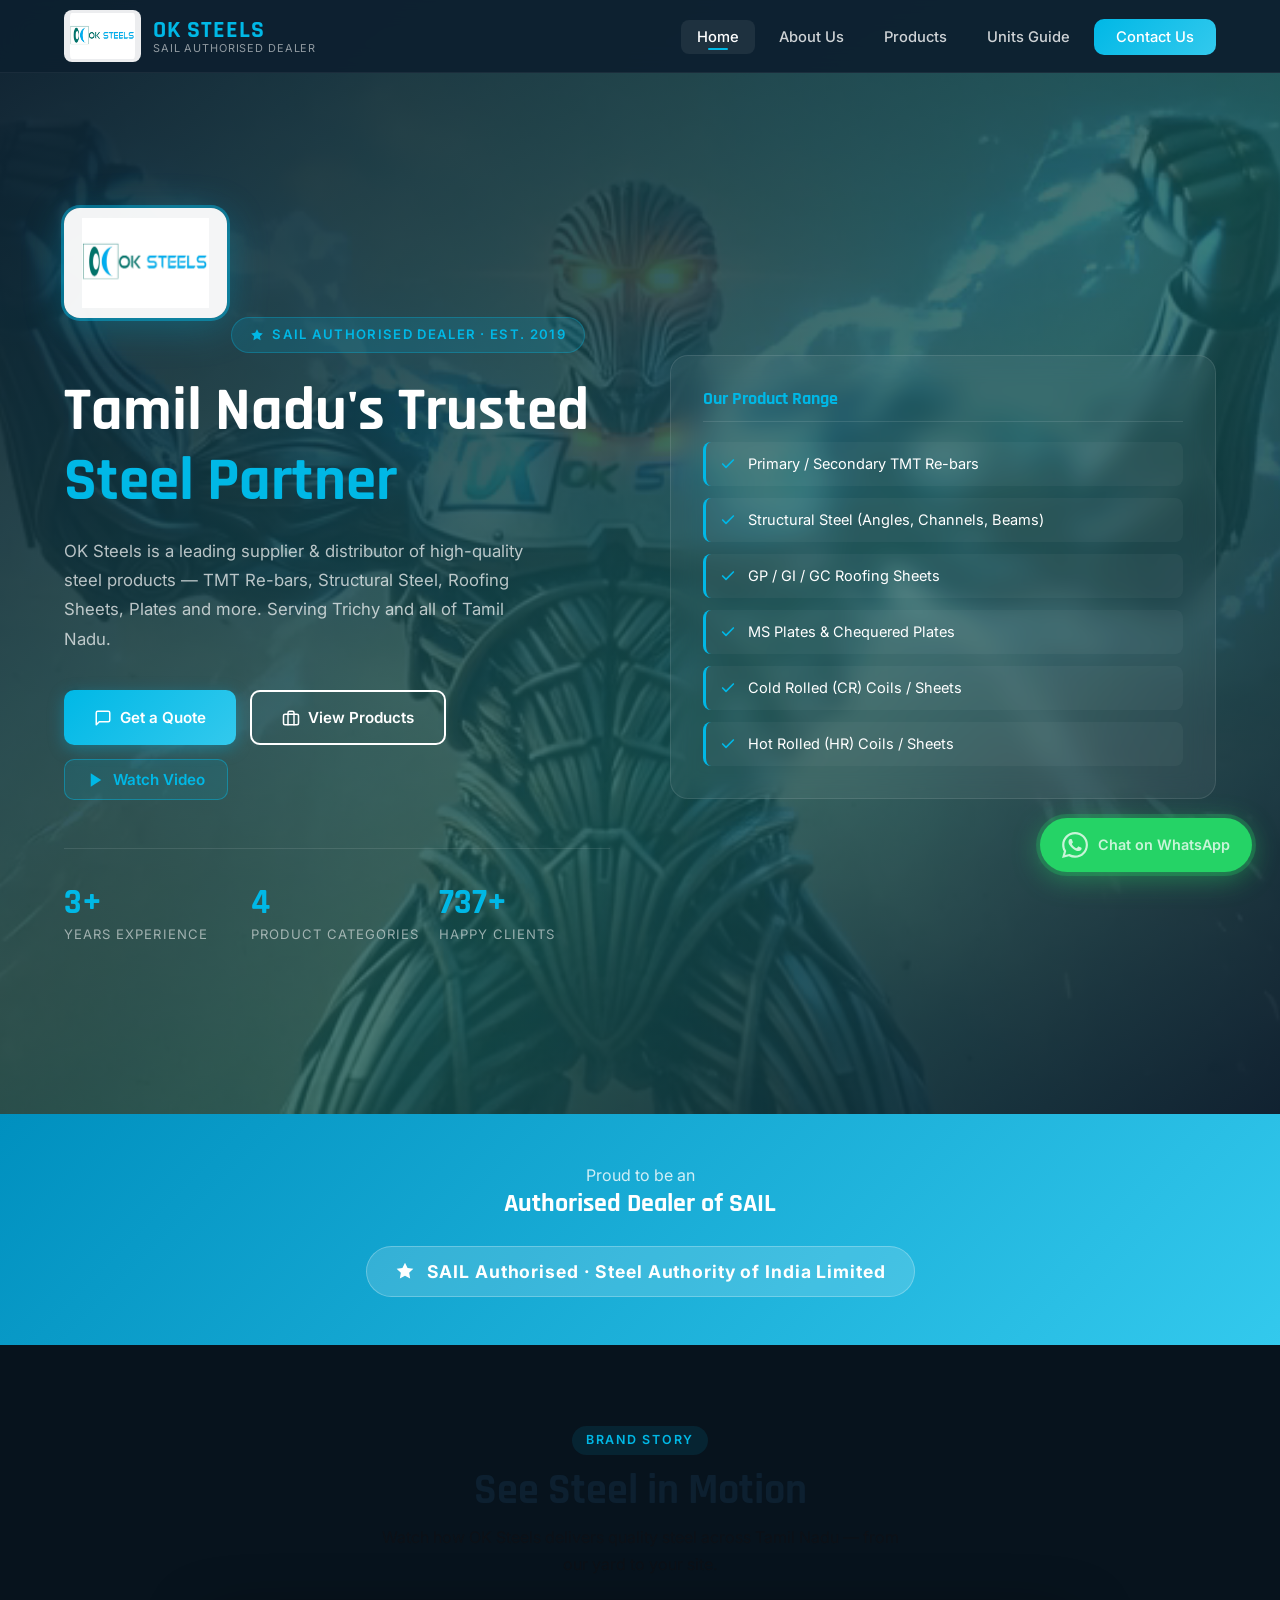
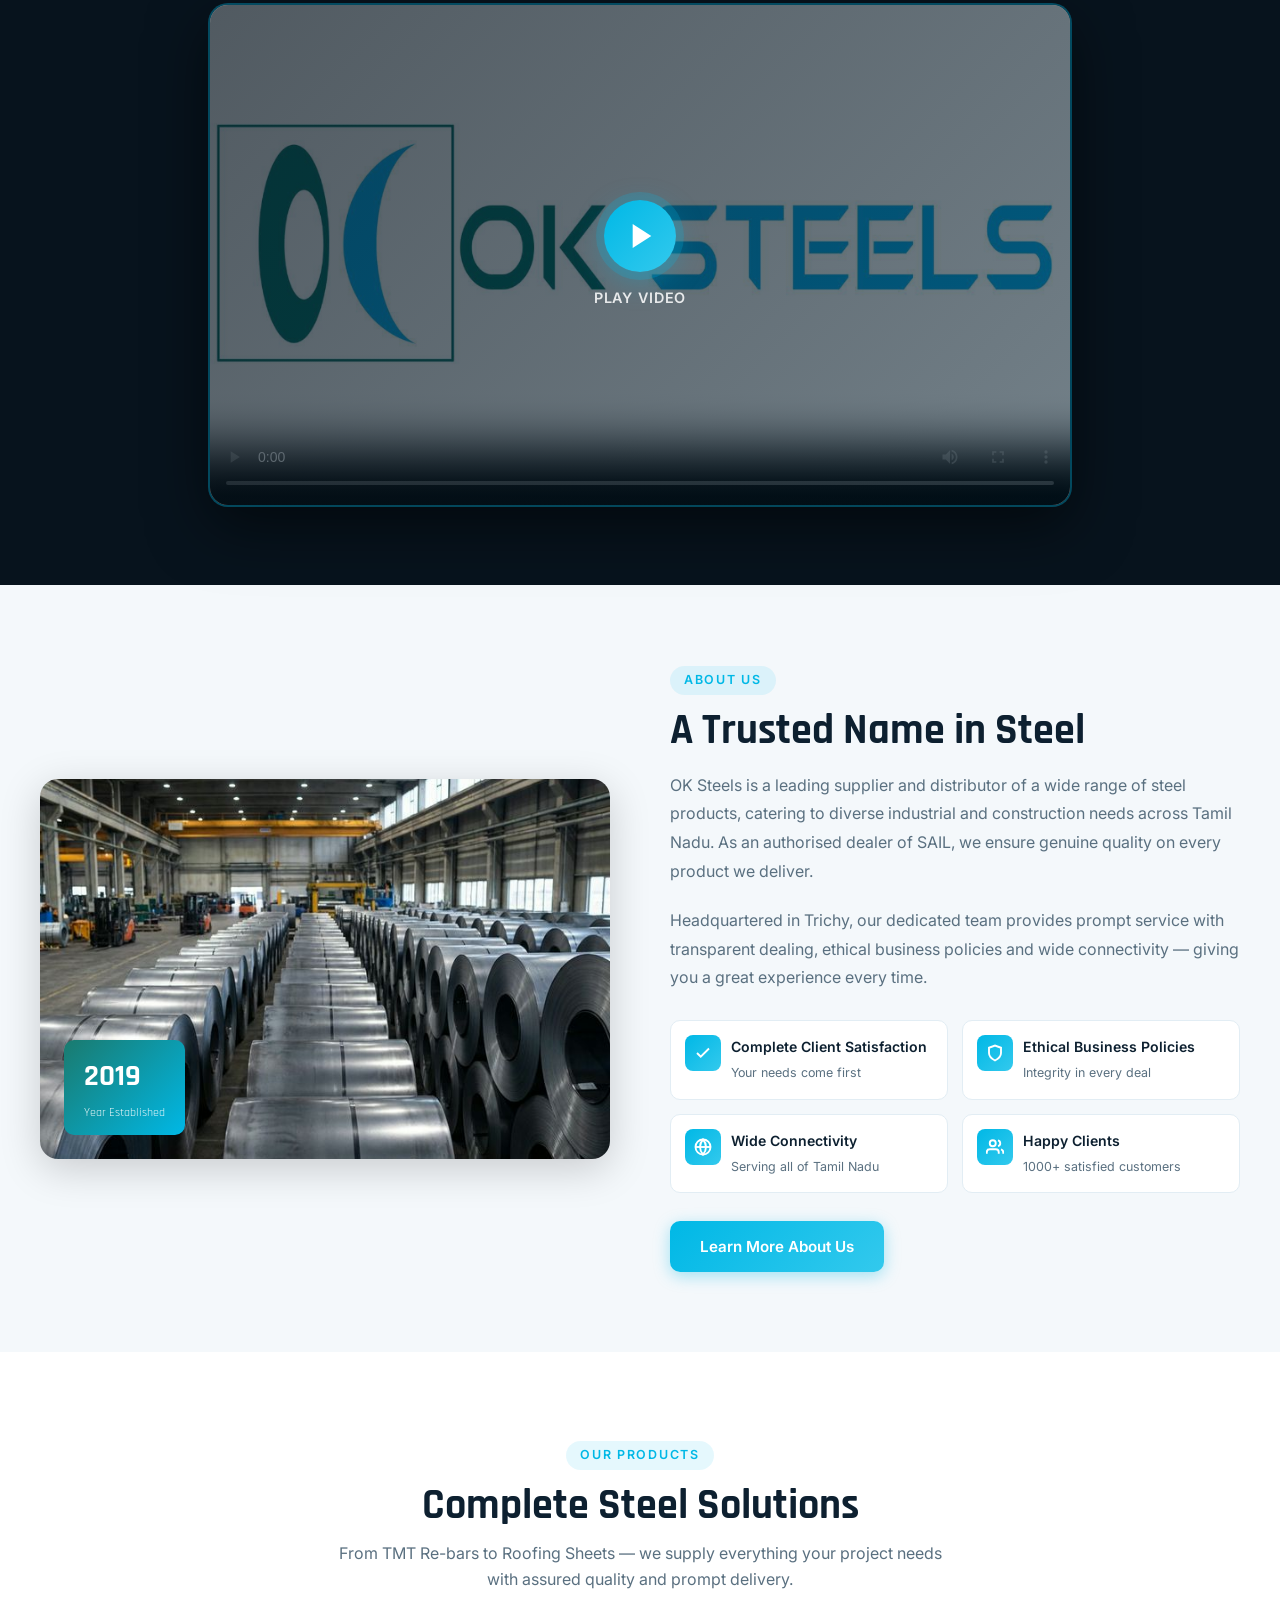
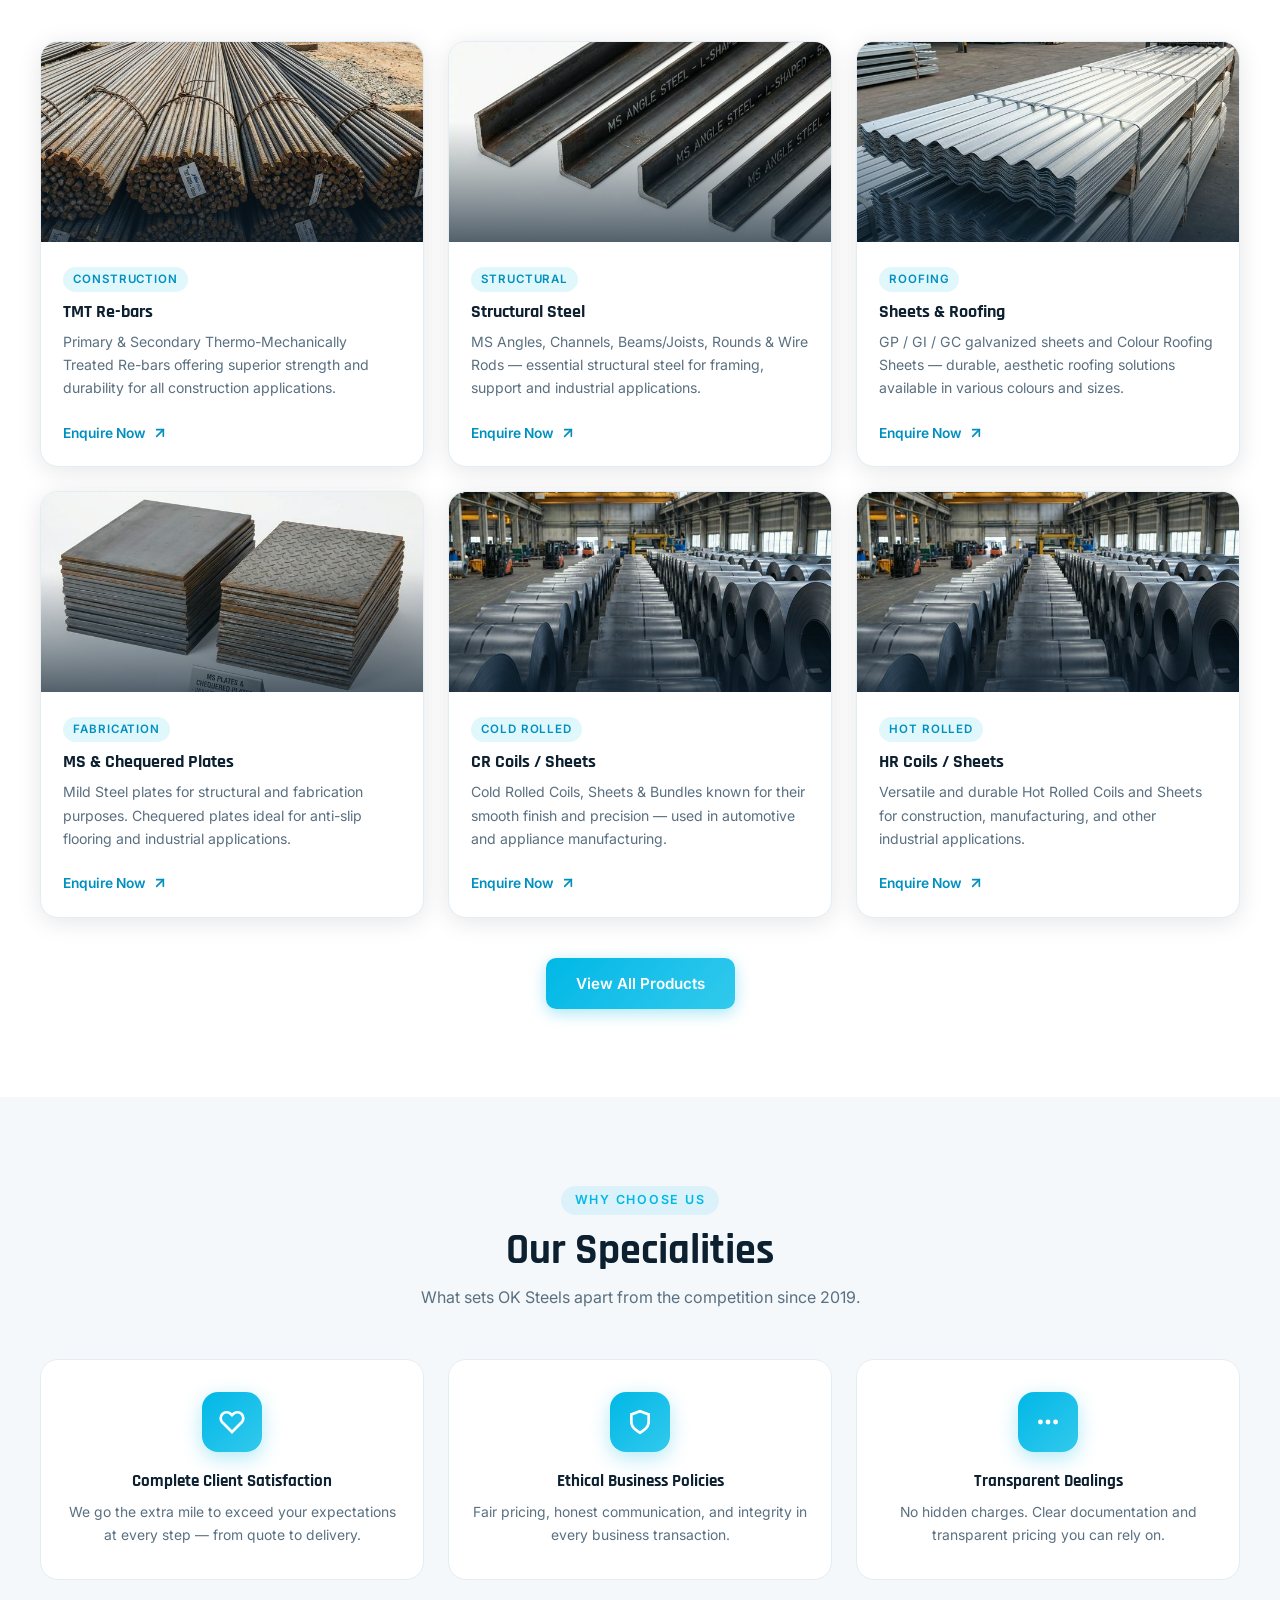
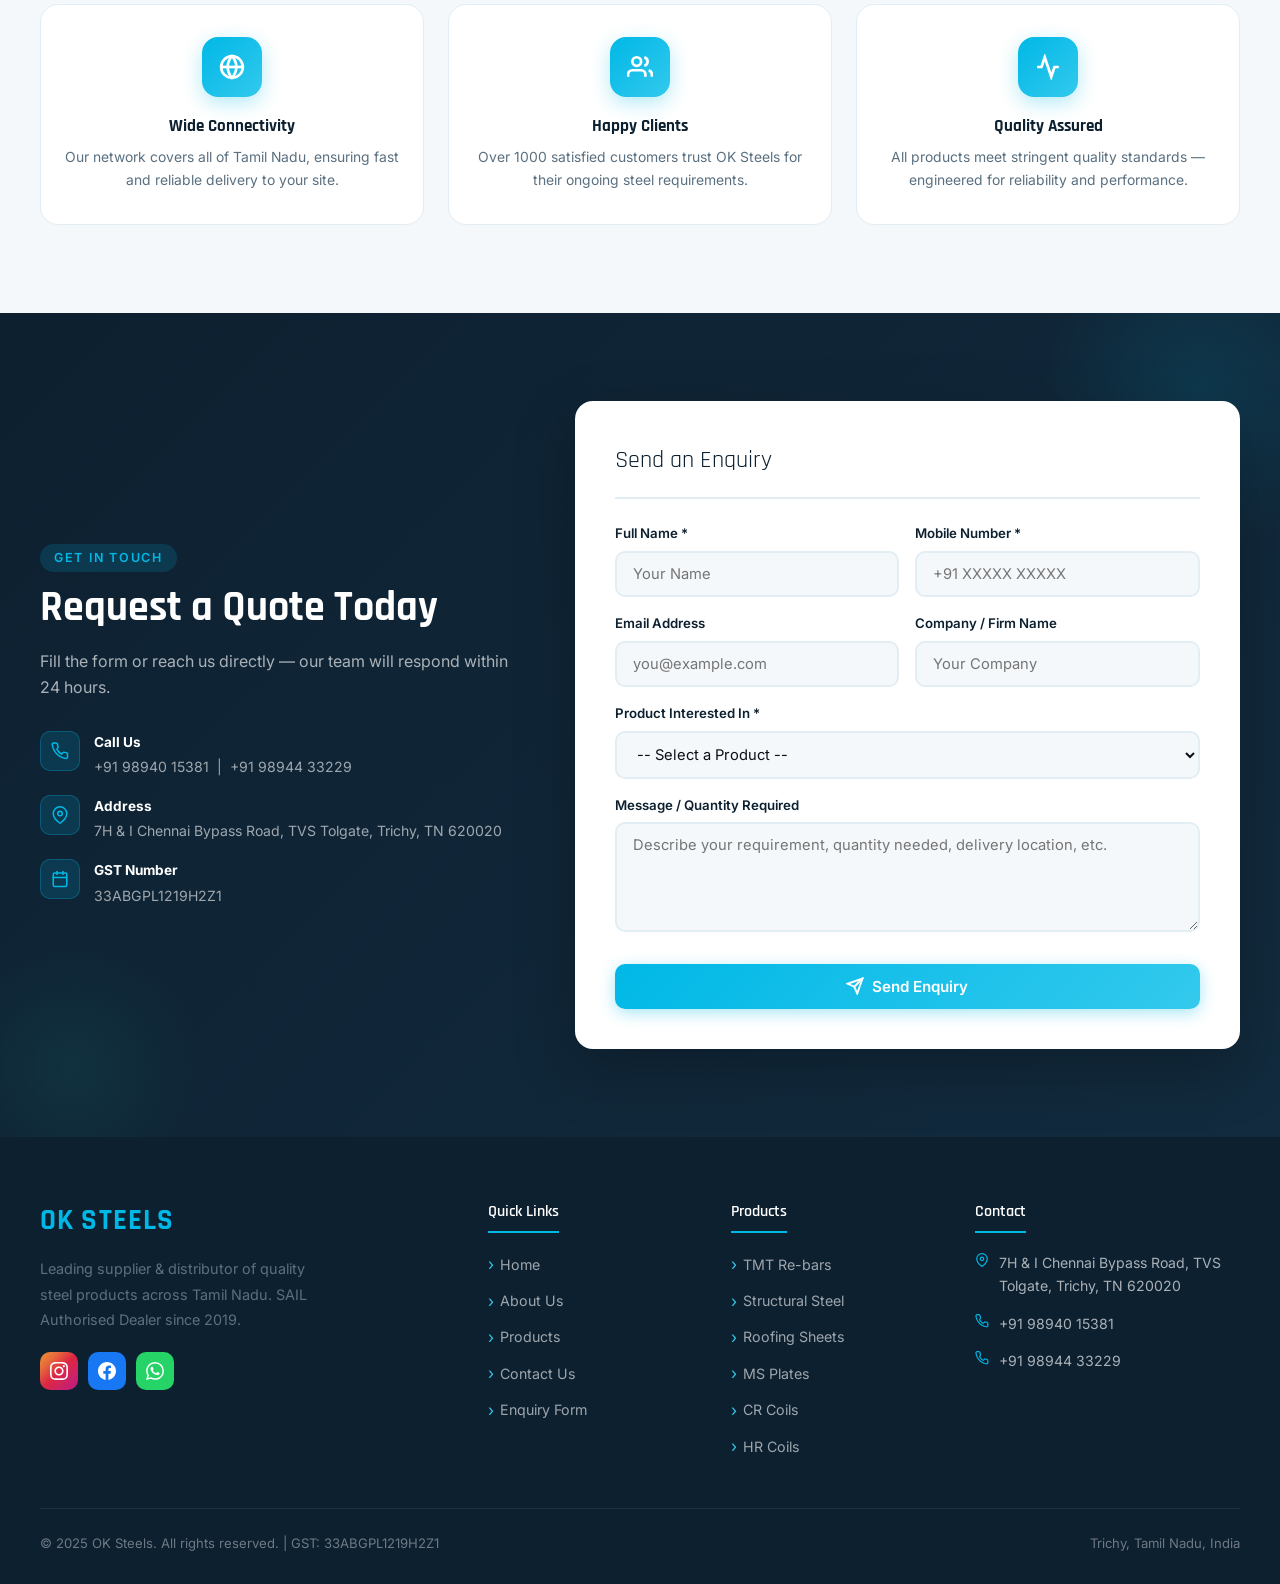
<file: index.html>
<!DOCTYPE html>
<html lang="en">

<head>
  <meta charset="UTF-8" />
  <meta name="viewport" content="width=device-width, initial-scale=1.0" />

  <!-- SEO -->
  <title>OK Steels – Leading Steel Supplier & Distributor in Trichy, Tamil Nadu</title>
  <meta name="description"
    content="OK Steels is a leading SAIL-authorised steel supplier in Trichy, Tamil Nadu. Supplying TMT Re-bars, Structural Steel, Roofing Sheets, MS Plates, CR & HR Products since 2019." />
  <meta name="keywords"
    content="steel supplier Trichy, TMT rebars Tamil Nadu, structural steel, MS plates, HR coils, CR coils, SAIL dealer, roofing sheets, OK Steels" />
  <link rel="canonical" href="https://www.oksteels.in/" />

  <!-- Open Graph -->
  <meta property="og:type" content="website" />
  <meta property="og:title" content="OK Steels – Steel Supplier in Trichy, Tamil Nadu" />
  <meta property="og:description"
    content="SAIL-authorised dealer. TMT Re-bars, Structural Steel, Roofing Sheets, MS Plates, HR & CR Products. Call +91 98940 15381." />
  <meta property="og:url" content="https://www.oksteels.in/" />
  <meta property="og:image" content="assets/images/hero-steel.png" />
  <meta property="og:site_name" content="OK Steels" />

  <!-- Structured Data: LocalBusiness -->
  <script type="application/ld+json">
  {
    "@context": "https://schema.org",
    "@type": "LocalBusiness",
    "name": "OK Steels",
    "description": "Leading supplier and distributor of a wide range of steel products, catering to diverse industrial and construction needs. Authorised SAIL dealer.",
    "foundingDate": "2019",
    "url": "https://www.oksteels.in",
    "telephone": ["+919894015381", "+919894433229"],
    "address": {
      "@type": "PostalAddress",
      "streetAddress": "7H & I Chennai Bypass Road TVS Tolgate",
      "addressLocality": "Trichy",
      "addressRegion": "Tamil Nadu",
      "postalCode": "620020",
      "addressCountry": "IN"
    },
    "sameAs": [
      "https://www.instagram.com/oksteels19",
      "https://www.facebook.com/profile.php?id=100066758350912"
    ]
  }
  </script>

  <!-- Google Analytics -->
  <script async src="https://www.googletagmanager.com/gtag/js?id=G-XXXXXXXXXX"></script>
  <script>
    window.dataLayer = window.dataLayer || [];
    function gtag() { dataLayer.push(arguments); }
    gtag('js', new Date());
    gtag('config', 'G-XXXXXXXXXX');
  </script>

  <link rel="stylesheet" href="assets/css/style.css" />
</head>

<body>

  <!-- ===== NAVBAR ===== -->
  <nav class="navbar" role="navigation" aria-label="Main navigation">
    <div class="nav-inner">
      <a href="index.html" class="nav-logo" aria-label="OK Steels Home">
        <img src="assets/images/logo.png" alt="OK Steels Logo" onerror="this.style.display='none'" />
        <div class="nav-logo-text">
          <span class="brand">OK STEELS</span>
          <span class="tagline">SAIL Authorised Dealer</span>
        </div>
      </a>
      <ul class="nav-links" role="list">
        <li><a href="index.html">Home</a></li>
        <li><a href="about.html">About Us</a></li>
        <li><a href="products.html">Products</a></li>
        <li><a href="units.html">Units Guide</a></li>
        <li><a href="contact.html" class="nav-cta">Contact Us</a></li>
      </ul>
      <button class="hamburger" aria-label="Toggle menu" aria-expanded="false">
        <span></span><span></span><span></span>
      </button>
    </div>
  </nav>

  <!-- ===== VIDEO POPUP MODAL ===== -->
  <div id="video-popup" class="vp-overlay" role="dialog" aria-modal="true" aria-label="OK Steels Introduction Video"
    hidden>
    <div class="vp-box">
      <button class="vp-close" id="vp-close-btn" aria-label="Close video">
        <svg width="22" height="22" viewBox="0 0 24 24" fill="none" stroke="currentColor" stroke-width="2.5">
          <line x1="18" y1="6" x2="6" y2="18" />
          <line x1="6" y1="6" x2="18" y2="18" />
        </svg>
      </button>
      <video id="popup-video" class="vp-video" controls playsinline preload="metadata">
        <source src="assets/videos/oksteels-logo.mp4" type="video/mp4" />
      </video>
      <div class="vp-footer">
        <span class="vp-label">✦ OK Steels – Steel with Confidence</span>
        <button class="vp-skip" id="vp-skip-btn">Skip Video</button>
      </div>
    </div>
  </div>

  <!-- ===== HERO ===== -->
  <section class="hero" id="home">
    <div class="hero-bg" aria-hidden="true"></div>
    <div class="hero-overlay" aria-hidden="true"></div>
    <div class="hero-content">
      <div class="hero-text">
        <div class="hero-logo-stamp reveal">
          <img src="assets/images/logo.png" alt="OK Steels" />
        </div>
        <div class="hero-badge" role="text">
          <svg xmlns="http://www.w3.org/2000/svg" width="14" height="14" viewBox="0 0 24 24" fill="currentColor">
            <path
              d="M12 2L15.09 8.26L22 9.27L17 14.14L18.18 21.02L12 17.77L5.82 21.02L7 14.14L2 9.27L8.91 8.26L12 2Z" />
          </svg>
          SAIL Authorised Dealer · Est. 2019
        </div>
        <h1 class="hero-title">
          Tamil Nadu's Trusted
          <span>Steel Partner</span>
        </h1>
        <p class="hero-desc">
          OK Steels is a leading supplier &amp; distributor of high-quality steel products — TMT Re-bars, Structural
          Steel, Roofing Sheets, Plates and more. Serving Trichy and all of Tamil Nadu.
        </p>
        <div class="hero-actions">
          <a href="#enquiry" class="btn btn-primary">
            <svg xmlns="http://www.w3.org/2000/svg" width="18" height="18" viewBox="0 0 24 24" fill="none"
              stroke="currentColor" stroke-width="2" stroke-linecap="round" stroke-linejoin="round">
              <path d="M21 15a2 2 0 0 1-2 2H7l-4 4V5a2 2 0 0 1 2-2h14a2 2 0 0 1 2 2z" />
            </svg>
            Get a Quote
          </a>
          <a href="products.html" class="btn btn-outline">
            <svg xmlns="http://www.w3.org/2000/svg" width="18" height="18" viewBox="0 0 24 24" fill="none"
              stroke="currentColor" stroke-width="2" stroke-linecap="round" stroke-linejoin="round">
              <rect x="2" y="7" width="20" height="14" rx="2" />
              <path d="M16 21V5a2 2 0 0 0-2-2h-4a2 2 0 0 0-2 2v16" />
            </svg>
            View Products
          </a>
          <button class="btn btn-video" id="hero-watch-btn" aria-label="Watch our brand video">
            <svg width="18" height="18" viewBox="0 0 24 24" fill="currentColor">
              <polygon points="5 3 19 12 5 21 5 3" />
            </svg>
            Watch Video
          </button>
        </div>
        <div class="hero-stats" role="list">
          <div class="stat-item reveal reveal-delay-1" role="listitem">
            <div class="stat-num" data-count="5" data-suffix="+">5+</div>
            <div class="stat-label">Years Experience</div>
          </div>
          <div class="stat-item reveal reveal-delay-2" role="listitem">
            <div class="stat-num" data-count="6">6</div>
            <div class="stat-label">Product Categories</div>
          </div>
          <div class="stat-item reveal reveal-delay-3" role="listitem">
            <div class="stat-num" data-count="1000" data-suffix="+">1000+</div>
            <div class="stat-label">Happy Clients</div>
          </div>
        </div>
      </div>

      <div class="hero-card reveal reveal-delay-2" aria-label="Product categories overview">
        <h3>Our Product Range</h3>
        <div class="hero-product-list">
          <div class="hero-product-item">
            <svg xmlns="http://www.w3.org/2000/svg" width="16" height="16" viewBox="0 0 24 24" fill="none"
              stroke="currentColor" stroke-width="2.5" stroke-linecap="round" stroke-linejoin="round">
              <polyline points="20 6 9 17 4 12" />
            </svg>
            Primary / Secondary TMT Re-bars
          </div>
          <div class="hero-product-item">
            <svg xmlns="http://www.w3.org/2000/svg" width="16" height="16" viewBox="0 0 24 24" fill="none"
              stroke="currentColor" stroke-width="2.5" stroke-linecap="round" stroke-linejoin="round">
              <polyline points="20 6 9 17 4 12" />
            </svg>
            Structural Steel (Angles, Channels, Beams)
          </div>
          <div class="hero-product-item">
            <svg xmlns="http://www.w3.org/2000/svg" width="16" height="16" viewBox="0 0 24 24" fill="none"
              stroke="currentColor" stroke-width="2.5" stroke-linecap="round" stroke-linejoin="round">
              <polyline points="20 6 9 17 4 12" />
            </svg>
            GP / GI / GC Roofing Sheets
          </div>
          <div class="hero-product-item">
            <svg xmlns="http://www.w3.org/2000/svg" width="16" height="16" viewBox="0 0 24 24" fill="none"
              stroke="currentColor" stroke-width="2.5" stroke-linecap="round" stroke-linejoin="round">
              <polyline points="20 6 9 17 4 12" />
            </svg>
            MS Plates &amp; Chequered Plates
          </div>
          <div class="hero-product-item">
            <svg xmlns="http://www.w3.org/2000/svg" width="16" height="16" viewBox="0 0 24 24" fill="none"
              stroke="currentColor" stroke-width="2.5" stroke-linecap="round" stroke-linejoin="round">
              <polyline points="20 6 9 17 4 12" />
            </svg>
            Cold Rolled (CR) Coils / Sheets
          </div>
          <div class="hero-product-item">
            <svg xmlns="http://www.w3.org/2000/svg" width="16" height="16" viewBox="0 0 24 24" fill="none"
              stroke="currentColor" stroke-width="2.5" stroke-linecap="round" stroke-linejoin="round">
              <polyline points="20 6 9 17 4 12" />
            </svg>
            Hot Rolled (HR) Coils / Sheets
          </div>
        </div>
      </div>
    </div>
  </section>

  <!-- ===== SAIL BANNER ===== -->
  <div class="sail-banner" role="complementary" aria-label="SAIL Authorised Dealer">
    <p>Proud to be an</p>
    <h3>Authorised Dealer of SAIL</h3>
    <div class="sail-emblem" aria-hidden="true">
      <svg xmlns="http://www.w3.org/2000/svg" width="20" height="20" viewBox="0 0 24 24" fill="currentColor">
        <path d="M12 2L15.09 8.26L22 9.27L17 14.14L18.18 21.02L12 17.77L5.82 21.02L7 14.14L2 9.27L8.91 8.26L12 2Z" />
      </svg>
      SAIL Authorised · Steel Authority of India Limited
    </div>
  </div>

  <!-- ===== INLINE VIDEO SECTION ===== -->
  <section class="video-section" id="brand-video" aria-labelledby="video-section-heading">
    <div class="container">
      <div class="section-center reveal">
        <span class="section-label">Brand Story</span>
        <h2 class="section-title" id="video-section-heading">See Steel in Motion</h2>
        <p style="max-width:520px;margin:0 auto 28px;color:var(--gray)">Watch how OK Steels delivers quality steel
          across Tamil Nadu — from our yard to your site.</p>
      </div>
      <div class="inline-player reveal">
        <video id="inline-video" class="inline-video-el" controls playsinline preload="metadata"
          poster="assets/images/logo.png">
          <source src="assets/videos/oksteels-logo.mp4" type="video/mp4" />
        </video>
        <div class="inline-player-overlay" id="inline-play-overlay" role="button" tabindex="0" aria-label="Play video">
          <div class="inline-play-btn">
            <svg width="32" height="32" viewBox="0 0 24 24" fill="white">
              <polygon points="5 3 19 12 5 21 5 3" />
            </svg>
          </div>
          <span>Play Video</span>
        </div>
      </div>
    </div>
  </section>

  <!-- ===== ABOUT STRIP ===== -->
  <section class="about-strip" id="about" aria-labelledby="about-heading">
    <div class="container">
      <div class="about-grid">
        <div class="about-img-wrap reveal">
          <img src="assets/images/steel-coils.png" alt="OK Steels warehouse with steel coils" loading="lazy" />
          <div class="about-badge">
            <div class="big">2019</div>
            <div class="small">Year Established</div>
          </div>
        </div>
        <div class="about-content reveal reveal-delay-2">
          <span class="section-label">About Us</span>
          <h2 id="about-heading">A Trusted Name in Steel</h2>
          <p>
            OK Steels is a leading supplier and distributor of a wide range of steel products, catering to diverse
            industrial and construction needs across Tamil Nadu. As an authorised dealer of SAIL, we ensure genuine
            quality on every product we deliver.
          </p>
          <p>
            Headquartered in Trichy, our dedicated team provides prompt service with transparent dealing, ethical
            business policies and wide connectivity — giving you a great experience every time.
          </p>
          <div class="trust-points" role="list">
            <div class="trust-item reveal reveal-delay-1" role="listitem">
              <div class="trust-icon" aria-hidden="true">
                <svg xmlns="http://www.w3.org/2000/svg" width="18" height="18" viewBox="0 0 24 24" fill="none"
                  stroke="currentColor" stroke-width="2.5">
                  <polyline points="20 6 9 17 4 12" />
                </svg>
              </div>
              <div class="trust-text"><strong>Complete Client Satisfaction</strong><span>Your needs come first</span>
              </div>
            </div>
            <div class="trust-item reveal reveal-delay-2" role="listitem">
              <div class="trust-icon" aria-hidden="true">
                <svg xmlns="http://www.w3.org/2000/svg" width="18" height="18" viewBox="0 0 24 24" fill="none"
                  stroke="currentColor" stroke-width="2.5">
                  <path d="M12 22s8-4 8-10V5l-8-3-8 3v7c0 6 8 10 8 10z" />
                </svg>
              </div>
              <div class="trust-text"><strong>Ethical Business Policies</strong><span>Integrity in every deal</span>
              </div>
            </div>
            <div class="trust-item reveal reveal-delay-3" role="listitem">
              <div class="trust-icon" aria-hidden="true">
                <svg xmlns="http://www.w3.org/2000/svg" width="18" height="18" viewBox="0 0 24 24" fill="none"
                  stroke="currentColor" stroke-width="2.5">
                  <circle cx="12" cy="12" r="10" />
                  <line x1="2" y1="12" x2="22" y2="12" />
                  <path
                    d="M12 2a15.3 15.3 0 0 1 4 10 15.3 15.3 0 0 1-4 10 15.3 15.3 0 0 1-4-10 15.3 15.3 0 0 1 4-10z" />
                </svg>
              </div>
              <div class="trust-text"><strong>Wide Connectivity</strong><span>Serving all of Tamil Nadu</span></div>
            </div>
            <div class="trust-item reveal reveal-delay-4" role="listitem">
              <div class="trust-icon" aria-hidden="true">
                <svg xmlns="http://www.w3.org/2000/svg" width="18" height="18" viewBox="0 0 24 24" fill="none"
                  stroke="currentColor" stroke-width="2.5">
                  <path d="M17 21v-2a4 4 0 0 0-4-4H5a4 4 0 0 0-4 4v2" />
                  <circle cx="9" cy="7" r="4" />
                  <path d="M23 21v-2a4 4 0 0 0-3-3.87" />
                  <path d="M16 3.13a4 4 0 0 1 0 7.75" />
                </svg>
              </div>
              <div class="trust-text"><strong>Happy Clients</strong><span>1000+ satisfied customers</span></div>
            </div>
          </div>
          <a href="about.html" class="btn btn-primary" style="margin-top:28px">Learn More About Us</a>
        </div>
      </div>
    </div>
  </section>

  <!-- ===== PRODUCTS ===== -->
  <section class="products-section" id="products" aria-labelledby="products-heading">
    <div class="container">
      <div class="section-center reveal">
        <span class="section-label">Our Products</span>
        <h2 class="section-title" id="products-heading">Complete Steel Solutions</h2>
        <p class="section-subtitle">From TMT Re-bars to Roofing Sheets — we supply everything your project needs with
          assured quality and prompt delivery.</p>
      </div>

      <div class="products-grid">
        <article class="product-card reveal reveal-delay-1">
          <div class="product-img">
            <img src="assets/images/tmt-rebars.png" alt="TMT Re-bars - Thermo Mechanically Treated steel bars"
              loading="lazy" />
            <div class="product-img-overlay" aria-hidden="true"></div>
          </div>
          <div class="product-body">
            <span class="product-tag">Construction</span>
            <h3>TMT Re-bars</h3>
            <p>Primary &amp; Secondary Thermo-Mechanically Treated Re-bars offering superior strength and durability for
              all construction applications.</p>
          </div>
          <div class="product-footer">
            <a href="products.html#tmt" aria-label="Learn more about TMT Re-bars">Enquire Now</a>
            <svg xmlns="http://www.w3.org/2000/svg" width="16" height="16" viewBox="0 0 24 24" fill="none"
              stroke="currentColor" stroke-width="2.5" stroke-linecap="round">
              <line x1="7" y1="17" x2="17" y2="7" />
              <polyline points="7 7 17 7 17 17" />
            </svg>
          </div>
        </article>

        <article class="product-card reveal reveal-delay-2">
          <div class="product-img">
            <img src="assets/images/ms-angle.png" alt="MS Angle structural steel products" loading="lazy" />
            <div class="product-img-overlay" aria-hidden="true"></div>
          </div>
          <div class="product-body">
            <span class="product-tag">Structural</span>
            <h3>Structural Steel</h3>
            <p>MS Angles, Channels, Beams/Joists, Rounds &amp; Wire Rods — essential structural steel for framing,
              support and industrial applications.</p>
          </div>
          <div class="product-footer">
            <a href="products.html#structural" aria-label="Learn more about Structural Steel">Enquire Now</a>
            <svg xmlns="http://www.w3.org/2000/svg" width="16" height="16" viewBox="0 0 24 24" fill="none"
              stroke="currentColor" stroke-width="2.5" stroke-linecap="round">
              <line x1="7" y1="17" x2="17" y2="7" />
              <polyline points="7 7 17 7 17 17" />
            </svg>
          </div>
        </article>

        <article class="product-card reveal reveal-delay-3">
          <div class="product-img">
            <img src="assets/images/roofing-sheets.png" alt="GP GI Galvanized Corrugated Roofing Sheets"
              loading="lazy" />
            <div class="product-img-overlay" aria-hidden="true"></div>
          </div>
          <div class="product-body">
            <span class="product-tag">Roofing</span>
            <h3>Sheets &amp; Roofing</h3>
            <p>GP / GI / GC galvanized sheets and Colour Roofing Sheets — durable, aesthetic roofing solutions available
              in various colours and sizes.</p>
          </div>
          <div class="product-footer">
            <a href="products.html#roofing" aria-label="Learn more about Roofing Sheets">Enquire Now</a>
            <svg xmlns="http://www.w3.org/2000/svg" width="16" height="16" viewBox="0 0 24 24" fill="none"
              stroke="currentColor" stroke-width="2.5" stroke-linecap="round">
              <line x1="7" y1="17" x2="17" y2="7" />
              <polyline points="7 7 17 7 17 17" />
            </svg>
          </div>
        </article>

        <article class="product-card reveal reveal-delay-1">
          <div class="product-img">
            <img src="assets/images/ms-plates.png" alt="MS Mild Steel Plates and Chequered Plates" loading="lazy" />
            <div class="product-img-overlay" aria-hidden="true"></div>
          </div>
          <div class="product-body">
            <span class="product-tag">Fabrication</span>
            <h3>MS &amp; Chequered Plates</h3>
            <p>Mild Steel plates for structural and fabrication purposes. Chequered plates ideal for anti-slip flooring
              and industrial applications.</p>
          </div>
          <div class="product-footer">
            <a href="products.html#plates" aria-label="Learn more about MS Plates">Enquire Now</a>
            <svg xmlns="http://www.w3.org/2000/svg" width="16" height="16" viewBox="0 0 24 24" fill="none"
              stroke="currentColor" stroke-width="2.5" stroke-linecap="round">
              <line x1="7" y1="17" x2="17" y2="7" />
              <polyline points="7 7 17 7 17 17" />
            </svg>
          </div>
        </article>

        <article class="product-card reveal reveal-delay-2">
          <div class="product-img">
            <img src="assets/images/steel-coils.png" alt="Cold Rolled CR Coils and Sheets" loading="lazy" />
            <div class="product-img-overlay" aria-hidden="true"></div>
          </div>
          <div class="product-body">
            <span class="product-tag">Cold Rolled</span>
            <h3>CR Coils / Sheets</h3>
            <p>Cold Rolled Coils, Sheets &amp; Bundles known for their smooth finish and precision — used in automotive
              and appliance manufacturing.</p>
          </div>
          <div class="product-footer">
            <a href="products.html#cr" aria-label="Learn more about CR Products">Enquire Now</a>
            <svg xmlns="http://www.w3.org/2000/svg" width="16" height="16" viewBox="0 0 24 24" fill="none"
              stroke="currentColor" stroke-width="2.5" stroke-linecap="round">
              <line x1="7" y1="17" x2="17" y2="7" />
              <polyline points="7 7 17 7 17 17" />
            </svg>
          </div>
        </article>

        <article class="product-card reveal reveal-delay-3">
          <div class="product-img">
            <img src="assets/images/steel-coils.png" alt="Hot Rolled HR Coils and Sheets" loading="lazy" />
            <div class="product-img-overlay" aria-hidden="true"></div>
          </div>
          <div class="product-body">
            <span class="product-tag">Hot Rolled</span>
            <h3>HR Coils / Sheets</h3>
            <p>Versatile and durable Hot Rolled Coils and Sheets for construction, manufacturing, and other industrial
              applications.</p>
          </div>
          <div class="product-footer">
            <a href="products.html#hr" aria-label="Learn more about HR Products">Enquire Now</a>
            <svg xmlns="http://www.w3.org/2000/svg" width="16" height="16" viewBox="0 0 24 24" fill="none"
              stroke="currentColor" stroke-width="2.5" stroke-linecap="round">
              <line x1="7" y1="17" x2="17" y2="7" />
              <polyline points="7 7 17 7 17 17" />
            </svg>
          </div>
        </article>
      </div>

      <div style="text-align:center; margin-top:40px;">
        <a href="products.html" class="btn btn-primary">View All Products</a>
      </div>
    </div>
  </section>

  <!-- ===== SPECIALITIES ===== -->
  <section class="specialities-section" id="specialities" aria-labelledby="spec-heading">
    <div class="container">
      <div class="section-center reveal">
        <span class="section-label">Why Choose Us</span>
        <h2 class="section-title" id="spec-heading">Our Specialities</h2>
        <p class="section-subtitle">What sets OK Steels apart from the competition since 2019.</p>
      </div>

      <div class="spec-grid">
        <div class="spec-card reveal reveal-delay-1">
          <div class="spec-icon" aria-hidden="true">
            <svg xmlns="http://www.w3.org/2000/svg" width="26" height="26" viewBox="0 0 24 24" fill="none"
              stroke="currentColor" stroke-width="2.5">
              <path
                d="M20.84 4.61a5.5 5.5 0 0 0-7.78 0L12 5.67l-1.06-1.06a5.5 5.5 0 0 0-7.78 7.78l1.06 1.06L12 21.23l7.78-7.78 1.06-1.06a5.5 5.5 0 0 0 0-7.78z" />
            </svg>
          </div>
          <h3>Complete Client Satisfaction</h3>
          <p>We go the extra mile to exceed your expectations at every step — from quote to delivery.</p>
        </div>
        <div class="spec-card reveal reveal-delay-2">
          <div class="spec-icon" aria-hidden="true">
            <svg xmlns="http://www.w3.org/2000/svg" width="26" height="26" viewBox="0 0 24 24" fill="none"
              stroke="currentColor" stroke-width="2.5">
              <path d="M12 22s8-4 8-10V5l-8-3-8 3v7c0 6 8 10 8 10z" />
            </svg>
          </div>
          <h3>Ethical Business Policies</h3>
          <p>Fair pricing, honest communication, and integrity in every business transaction.</p>
        </div>
        <div class="spec-card reveal reveal-delay-3">
          <div class="spec-icon" aria-hidden="true">
            <svg xmlns="http://www.w3.org/2000/svg" width="26" height="26" viewBox="0 0 24 24" fill="none"
              stroke="currentColor" stroke-width="2.5">
              <circle cx="12" cy="12" r="1" />
              <circle cx="19" cy="12" r="1" />
              <circle cx="5" cy="12" r="1" />
            </svg>
          </div>
          <h3>Transparent Dealings</h3>
          <p>No hidden charges. Clear documentation and transparent pricing you can rely on.</p>
        </div>
        <div class="spec-card reveal reveal-delay-1">
          <div class="spec-icon" aria-hidden="true">
            <svg xmlns="http://www.w3.org/2000/svg" width="26" height="26" viewBox="0 0 24 24" fill="none"
              stroke="currentColor" stroke-width="2.5">
              <circle cx="12" cy="12" r="10" />
              <line x1="2" y1="12" x2="22" y2="12" />
              <path d="M12 2a15.3 15.3 0 0 1 4 10 15.3 15.3 0 0 1-4 10 15.3 15.3 0 0 1-4-10 15.3 15.3 0 0 1 4-10z" />
            </svg>
          </div>
          <h3>Wide Connectivity</h3>
          <p>Our network covers all of Tamil Nadu, ensuring fast and reliable delivery to your site.</p>
        </div>
        <div class="spec-card reveal reveal-delay-2">
          <div class="spec-icon" aria-hidden="true">
            <svg xmlns="http://www.w3.org/2000/svg" width="26" height="26" viewBox="0 0 24 24" fill="none"
              stroke="currentColor" stroke-width="2.5">
              <path d="M17 21v-2a4 4 0 0 0-4-4H5a4 4 0 0 0-4 4v2" />
              <circle cx="9" cy="7" r="4" />
              <path d="M23 21v-2a4 4 0 0 0-3-3.87" />
              <path d="M16 3.13a4 4 0 0 1 0 7.75" />
            </svg>
          </div>
          <h3>Happy Clients</h3>
          <p>Over 1000 satisfied customers trust OK Steels for their ongoing steel requirements.</p>
        </div>
        <div class="spec-card reveal reveal-delay-3">
          <div class="spec-icon" aria-hidden="true">
            <svg xmlns="http://www.w3.org/2000/svg" width="26" height="26" viewBox="0 0 24 24" fill="none"
              stroke="currentColor" stroke-width="2.5">
              <polyline points="22 12 18 12 15 21 9 3 6 12 2 12" />
            </svg>
          </div>
          <h3>Quality Assured</h3>
          <p>All products meet stringent quality standards — engineered for reliability and performance.</p>
        </div>
      </div>
    </div>
  </section>

  <!-- ===== ENQUIRY FORM ===== -->
  <section class="enquiry-section" id="enquiry" aria-labelledby="enquiry-heading">
    <div class="container">
      <div class="enquiry-inner">
        <div class="enquiry-text reveal">
          <span class="section-label" style="background:rgba(0,184,230,0.15);color:var(--cyan)">Get In Touch</span>
          <h2 id="enquiry-heading">Request a Quote Today</h2>
          <p>Fill the form or reach us directly — our team will respond within 24 hours.</p>
          <div class="contact-info-list">
            <div class="contact-info-item">
              <div class="contact-info-icon" aria-hidden="true">
                <svg xmlns="http://www.w3.org/2000/svg" width="18" height="18" viewBox="0 0 24 24" fill="none"
                  stroke="currentColor" stroke-width="2" stroke-linecap="round">
                  <path
                    d="M22 16.92v3a2 2 0 0 1-2.18 2 19.79 19.79 0 0 1-8.63-3.07A19.5 19.5 0 0 1 4.69 12a19.79 19.79 0 0 1-3.07-8.67A2 2 0 0 1 3.6 1.2h3a2 2 0 0 1 2 1.72 12.84 12.84 0 0 0 .7 2.81 2 2 0 0 1-.45 2.11L7.91 9.91a16 16 0 0 0 6.18 6.18l1.87-1.87a2 2 0 0 1 2.11-.45 12.84 12.84 0 0 0 2.81.7A2 2 0 0 1 22 16.92z" />
                </svg>
              </div>
              <div class="contact-info-text">
                <strong>Call Us</strong>
                <span>+91 98940 15381 &nbsp;|&nbsp; +91 98944 33229</span>
              </div>
            </div>
            <div class="contact-info-item">
              <div class="contact-info-icon" aria-hidden="true">
                <svg xmlns="http://www.w3.org/2000/svg" width="18" height="18" viewBox="0 0 24 24" fill="none"
                  stroke="currentColor" stroke-width="2" stroke-linecap="round">
                  <path d="M21 10c0 7-9 13-9 13s-9-6-9-13a9 9 0 0 1 18 0z" />
                  <circle cx="12" cy="10" r="3" />
                </svg>
              </div>
              <div class="contact-info-text">
                <strong>Address</strong>
                <span>7H &amp; I Chennai Bypass Road, TVS Tolgate, Trichy, TN 620020</span>
              </div>
            </div>
            <div class="contact-info-item">
              <div class="contact-info-icon" aria-hidden="true">
                <svg xmlns="http://www.w3.org/2000/svg" width="18" height="18" viewBox="0 0 24 24" fill="none"
                  stroke="currentColor" stroke-width="2" stroke-linecap="round">
                  <rect x="3" y="4" width="18" height="18" rx="2" ry="2" />
                  <line x1="16" y1="2" x2="16" y2="6" />
                  <line x1="8" y1="2" x2="8" y2="6" />
                  <line x1="3" y1="10" x2="21" y2="10" />
                </svg>
              </div>
              <div class="contact-info-text">
                <strong>GST Number</strong>
                <span>33ABGPL1219H2Z1</span>
              </div>
            </div>
          </div>
        </div>

        <div class="enquiry-form-card reveal reveal-delay-2">
          <div class="form-heading">Send an Enquiry</div>
          <form id="enquiry-form" novalidate aria-label="Product enquiry form">
            <div class="form-row">
              <div class="form-group">
                <label for="name">Full Name *</label>
                <input type="text" id="name" name="name" placeholder="Your Name" required />
              </div>
              <div class="form-group">
                <label for="phone">Mobile Number *</label>
                <input type="tel" id="phone" name="phone" placeholder="+91 XXXXX XXXXX" required />
              </div>
            </div>
            <div class="form-row">
              <div class="form-group">
                <label for="email">Email Address</label>
                <input type="email" id="email" name="email" placeholder="you@example.com" />
              </div>
              <div class="form-group">
                <label for="company">Company / Firm Name</label>
                <input type="text" id="company" name="company" placeholder="Your Company" />
              </div>
            </div>
            <div class="form-group">
              <label for="product">Product Interested In *</label>
              <select id="product" name="product" required>
                <option value="">-- Select a Product --</option>
                <option>TMT Re-bars (Primary / Secondary)</option>
                <option>MS Angles</option>
                <option>Channels</option>
                <option>Beams / Joists</option>
                <option>Rounds &amp; Wire Rods</option>
                <option>GP / GI / GC Roofing Sheets</option>
                <option>Colour Roofing Sheets</option>
                <option>MS Plates</option>
                <option>Chequered Plates</option>
                <option>CR Coils / Sheets / Bundles</option>
                <option>HR Coils / Sheets</option>
                <option>Others / General Enquiry</option>
              </select>
            </div>
            <div class="form-group">
              <label for="message">Message / Quantity Required</label>
              <textarea id="message" name="message"
                placeholder="Describe your requirement, quantity needed, delivery location, etc."></textarea>
            </div>
            <button type="submit" class="btn btn-primary form-submit">
              <svg xmlns="http://www.w3.org/2000/svg" width="18" height="18" viewBox="0 0 24 24" fill="none"
                stroke="currentColor" stroke-width="2.5" stroke-linecap="round">
                <line x1="22" y1="2" x2="11" y2="13" />
                <polygon points="22 2 15 22 11 13 2 9 22 2" />
              </svg>
              Send Enquiry
            </button>
            <div class="form-success" role="alert">
              <svg xmlns="http://www.w3.org/2000/svg" width="48" height="48" viewBox="0 0 24 24" fill="none"
                stroke="currentColor" stroke-width="2" style="display:block;margin:0 auto 12px">
                <path d="M22 11.08V12a10 10 0 1 1-5.93-9.14" />
                <polyline points="22 4 12 14.01 9 11.01" />
              </svg>
              <strong>Enquiry Received!</strong><br />
              Thank you! We'll contact you shortly. Redirecting you to WhatsApp for faster response...
            </div>
          </form>
        </div>
      </div>
    </div>
  </section>

  <!-- ===== FOOTER ===== -->
  <footer class="footer" role="contentinfo">
    <div class="footer-grid">
      <div class="footer-brand">
        <div
          style="font-family:'Rajdhani',sans-serif;font-size:1.8rem;font-weight:700;color:#00b8e6;margin-bottom:12px;letter-spacing:0.04em">
          OK STEELS</div>
        <p>Leading supplier &amp; distributor of quality steel products across Tamil Nadu. SAIL Authorised Dealer since
          2019.</p>
        <div class="footer-social" aria-label="Social media links">
          <a href="https://www.instagram.com/oksteels19" target="_blank" rel="noopener noreferrer"
            class="social-btn instagram" aria-label="Follow OK Steels on Instagram">
            <svg xmlns="http://www.w3.org/2000/svg" width="18" height="18" viewBox="0 0 24 24" fill="currentColor">
              <path
                d="M12 2.163c3.204 0 3.584.012 4.85.07 3.252.148 4.771 1.691 4.919 4.919.058 1.265.069 1.645.069 4.849 0 3.205-.012 3.584-.069 4.849-.149 3.225-1.664 4.771-4.919 4.919-1.266.058-1.644.07-4.85.07-3.204 0-3.584-.012-4.849-.07-3.26-.149-4.771-1.699-4.919-4.92-.058-1.265-.07-1.644-.07-4.849 0-3.204.013-3.583.07-4.849.149-3.227 1.664-4.771 4.919-4.919 1.266-.057 1.645-.069 4.849-.069zm0-2.163c-3.259 0-3.667.014-4.947.072-4.358.2-6.78 2.618-6.98 6.98-.059 1.281-.073 1.689-.073 4.948 0 3.259.014 3.668.072 4.948.2 4.358 2.618 6.78 6.98 6.98 1.281.058 1.689.072 4.948.072 3.259 0 3.668-.014 4.948-.072 4.354-.2 6.782-2.618 6.979-6.98.059-1.28.073-1.689.073-4.948 0-3.259-.014-3.667-.072-4.947-.196-4.354-2.617-6.78-6.979-6.98-1.281-.059-1.69-.073-4.949-.073zm0 5.838c-3.403 0-6.162 2.759-6.162 6.162s2.759 6.163 6.162 6.163 6.162-2.759 6.162-6.163c0-3.403-2.759-6.162-6.162-6.162zm0 10.162c-2.209 0-4-1.79-4-4 0-2.209 1.791-4 4-4s4 1.791 4 4c0 2.21-1.791 4-4 4zm6.406-11.845c-.796 0-1.441.645-1.441 1.44s.645 1.44 1.441 1.44c.795 0 1.439-.645 1.439-1.44s-.644-1.44-1.439-1.44z" />
            </svg>
          </a>
          <a href="https://www.facebook.com/profile.php?id=100066758350912&mibextid=LQQJ4d" target="_blank"
            rel="noopener noreferrer" class="social-btn facebook" aria-label="Follow OK Steels on Facebook">
            <svg xmlns="http://www.w3.org/2000/svg" width="18" height="18" viewBox="0 0 24 24" fill="currentColor">
              <path
                d="M24 12.073c0-6.627-5.373-12-12-12s-12 5.373-12 12c0 5.99 4.388 10.954 10.125 11.854v-8.385H7.078v-3.47h3.047V9.43c0-3.007 1.792-4.669 4.533-4.669 1.312 0 2.686.235 2.686.235v2.953H15.83c-1.491 0-1.956.925-1.956 1.874v2.25h3.328l-.532 3.47h-2.796v8.385C19.612 23.027 24 18.062 24 12.073z" />
            </svg>
          </a>
          <a href="https://wa.me/919894433229" target="_blank" rel="noopener noreferrer" class="social-btn whatsapp"
            aria-label="Chat with OK Steels on WhatsApp">
            <svg xmlns="http://www.w3.org/2000/svg" width="18" height="18" viewBox="0 0 24 24" fill="currentColor">
              <path
                d="M17.472 14.382c-.297-.149-1.758-.867-2.03-.967-.273-.099-.471-.148-.67.15-.197.297-.767.966-.94 1.164-.173.199-.347.223-.644.075-.297-.15-1.255-.463-2.39-1.475-.883-.788-1.48-1.761-1.653-2.059-.173-.297-.018-.458.13-.606.134-.133.298-.347.446-.52.149-.174.198-.298.298-.497.099-.198.05-.371-.025-.52-.075-.149-.669-1.612-.916-2.207-.242-.579-.487-.5-.669-.51-.173-.008-.371-.01-.57-.01-.198 0-.52.074-.792.372-.272.297-1.04 1.016-1.04 2.479 0 1.462 1.065 2.875 1.213 3.074.149.198 2.096 3.2 5.077 4.487.709.306 1.262.489 1.694.625.712.227 1.36.195 1.871.118.571-.085 1.758-.719 2.006-1.413.248-.694.248-1.289.173-1.413-.074-.124-.272-.198-.57-.347m-5.421 7.403h-.004a9.87 9.87 0 0 1-5.031-1.378l-.361-.214-3.741.982.998-3.648-.235-.374a9.86 9.86 0 0 1-1.51-5.26c.001-5.45 4.436-9.884 9.888-9.884 2.64 0 5.122 1.03 6.988 2.898a9.825 9.825 0 0 1 2.893 6.994c-.003 5.45-4.437 9.884-9.885 9.884m8.413-18.297A11.815 11.815 0 0 0 12.05 0C5.495 0 .16 5.335.157 11.892c0 2.096.547 4.142 1.588 5.945L.057 24l6.305-1.654a11.882 11.882 0 0 0 5.683 1.448h.005c6.554 0 11.89-5.335 11.893-11.893a11.821 11.821 0 0 0-3.48-8.413Z" />
            </svg>
          </a>
        </div>
      </div>

      <div class="footer-col">
        <h4>Quick Links</h4>
        <ul class="footer-links">
          <li><a href="index.html">Home</a></li>
          <li><a href="about.html">About Us</a></li>
          <li><a href="products.html">Products</a></li>
          <li><a href="contact.html">Contact Us</a></li>
          <li><a href="#enquiry">Enquiry Form</a></li>
        </ul>
      </div>

      <div class="footer-col">
        <h4>Products</h4>
        <ul class="footer-links">
          <li><a href="products.html#tmt">TMT Re-bars</a></li>
          <li><a href="products.html#structural">Structural Steel</a></li>
          <li><a href="products.html#roofing">Roofing Sheets</a></li>
          <li><a href="products.html#plates">MS Plates</a></li>
          <li><a href="products.html#cr">CR Coils</a></li>
          <li><a href="products.html#hr">HR Coils</a></li>
        </ul>
      </div>

      <div class="footer-col">
        <h4>Contact</h4>
        <div class="footer-contact-list">
          <div class="footer-contact-item">
            <svg xmlns="http://www.w3.org/2000/svg" width="14" height="14" viewBox="0 0 24 24" fill="none"
              stroke="currentColor" stroke-width="2">
              <path d="M21 10c0 7-9 13-9 13s-9-6-9-13a9 9 0 0 1 18 0z" />
              <circle cx="12" cy="10" r="3" />
            </svg>
            <span>7H &amp; I Chennai Bypass Road, TVS Tolgate, Trichy, TN 620020</span>
          </div>
          <div class="footer-contact-item">
            <svg xmlns="http://www.w3.org/2000/svg" width="14" height="14" viewBox="0 0 24 24" fill="none"
              stroke="currentColor" stroke-width="2">
              <path
                d="M22 16.92v3a2 2 0 0 1-2.18 2 19.79 19.79 0 0 1-8.63-3.07A19.5 19.5 0 0 1 4.69 12a19.79 19.79 0 0 1-3.07-8.67A2 2 0 0 1 3.6 1.2h3a2 2 0 0 1 2 1.72 12.84 12.84 0 0 0 .7 2.81 2 2 0 0 1-.45 2.11L7.91 9.91a16 16 0 0 0 6.18 6.18l1.87-1.87a2 2 0 0 1 2.11-.45 12.84 12.84 0 0 0 2.81.7A2 2 0 0 1 22 16.92z" />
            </svg>
            <a href="tel:+919894015381">+91 98940 15381</a>
          </div>
          <div class="footer-contact-item">
            <svg xmlns="http://www.w3.org/2000/svg" width="14" height="14" viewBox="0 0 24 24" fill="none"
              stroke="currentColor" stroke-width="2">
              <path
                d="M22 16.92v3a2 2 0 0 1-2.18 2 19.79 19.79 0 0 1-8.63-3.07A19.5 19.5 0 0 1 4.69 12a19.79 19.79 0 0 1-3.07-8.67A2 2 0 0 1 3.6 1.2h3a2 2 0 0 1 2 1.72 12.84 12.84 0 0 0 .7 2.81 2 2 0 0 1-.45 2.11L7.91 9.91a16 16 0 0 0 6.18 6.18l1.87-1.87a2 2 0 0 1 2.11-.45 12.84 12.84 0 0 0 2.81.7A2 2 0 0 1 22 16.92z" />
            </svg>
            <a href="tel:+919894433229">+91 98944 33229</a>
          </div>
        </div>
      </div>
    </div>

    <div class="footer-bottom">
      <span>© 2025 OK Steels. All rights reserved. | GST: 33ABGPL1219H2Z1</span>
      <span>Trichy, Tamil Nadu, India</span>
    </div>
  </footer>

  <!-- ===== WHATSAPP FAB ===== -->
  <a href="https://wa.me/919894433229" target="_blank" rel="noopener noreferrer" class="whatsapp-fab" id="whatsapp-fab"
    aria-label="Chat with OK Steels on WhatsApp">
    <svg xmlns="http://www.w3.org/2000/svg" width="26" height="26" viewBox="0 0 24 24" fill="white" aria-hidden="true">
      <path
        d="M17.472 14.382c-.297-.149-1.758-.867-2.03-.967-.273-.099-.471-.148-.67.15-.197.297-.767.966-.94 1.164-.173.199-.347.223-.644.075-.297-.15-1.255-.463-2.39-1.475-.883-.788-1.48-1.761-1.653-2.059-.173-.297-.018-.458.13-.606.134-.133.298-.347.446-.52.149-.174.198-.298.298-.497.099-.198.05-.371-.025-.52-.075-.149-.669-1.612-.916-2.207-.242-.579-.487-.5-.669-.51-.173-.008-.371-.01-.57-.01-.198 0-.52.074-.792.372-.272.297-1.04 1.016-1.04 2.479 0 1.462 1.065 2.875 1.213 3.074.149.198 2.096 3.2 5.077 4.487.709.306 1.262.489 1.694.625.712.227 1.36.195 1.871.118.571-.085 1.758-.719 2.006-1.413.248-.694.248-1.289.173-1.413-.074-.124-.272-.198-.57-.347m-5.421 7.403h-.004a9.87 9.87 0 0 1-5.031-1.378l-.361-.214-3.741.982.998-3.648-.235-.374a9.86 9.86 0 0 1-1.51-5.26c.001-5.45 4.436-9.884 9.888-9.884 2.64 0 5.122 1.03 6.988 2.898a9.825 9.825 0 0 1 2.893 6.994c-.003 5.45-4.437 9.884-9.885 9.884m8.413-18.297A11.815 11.815 0 0 0 12.05 0C5.495 0 .16 5.335.157 11.892c0 2.096.547 4.142 1.588 5.945L.057 24l6.305-1.654a11.882 11.882 0 0 0 5.683 1.448h.005c6.554 0 11.89-5.335 11.893-11.893a11.821 11.821 0 0 0-3.48-8.413Z" />
    </svg>
    <span class="fab-text">Chat on WhatsApp</span>
  </a>

  <script src="assets/js/main.js"></script>
</body>

</html>
</file>
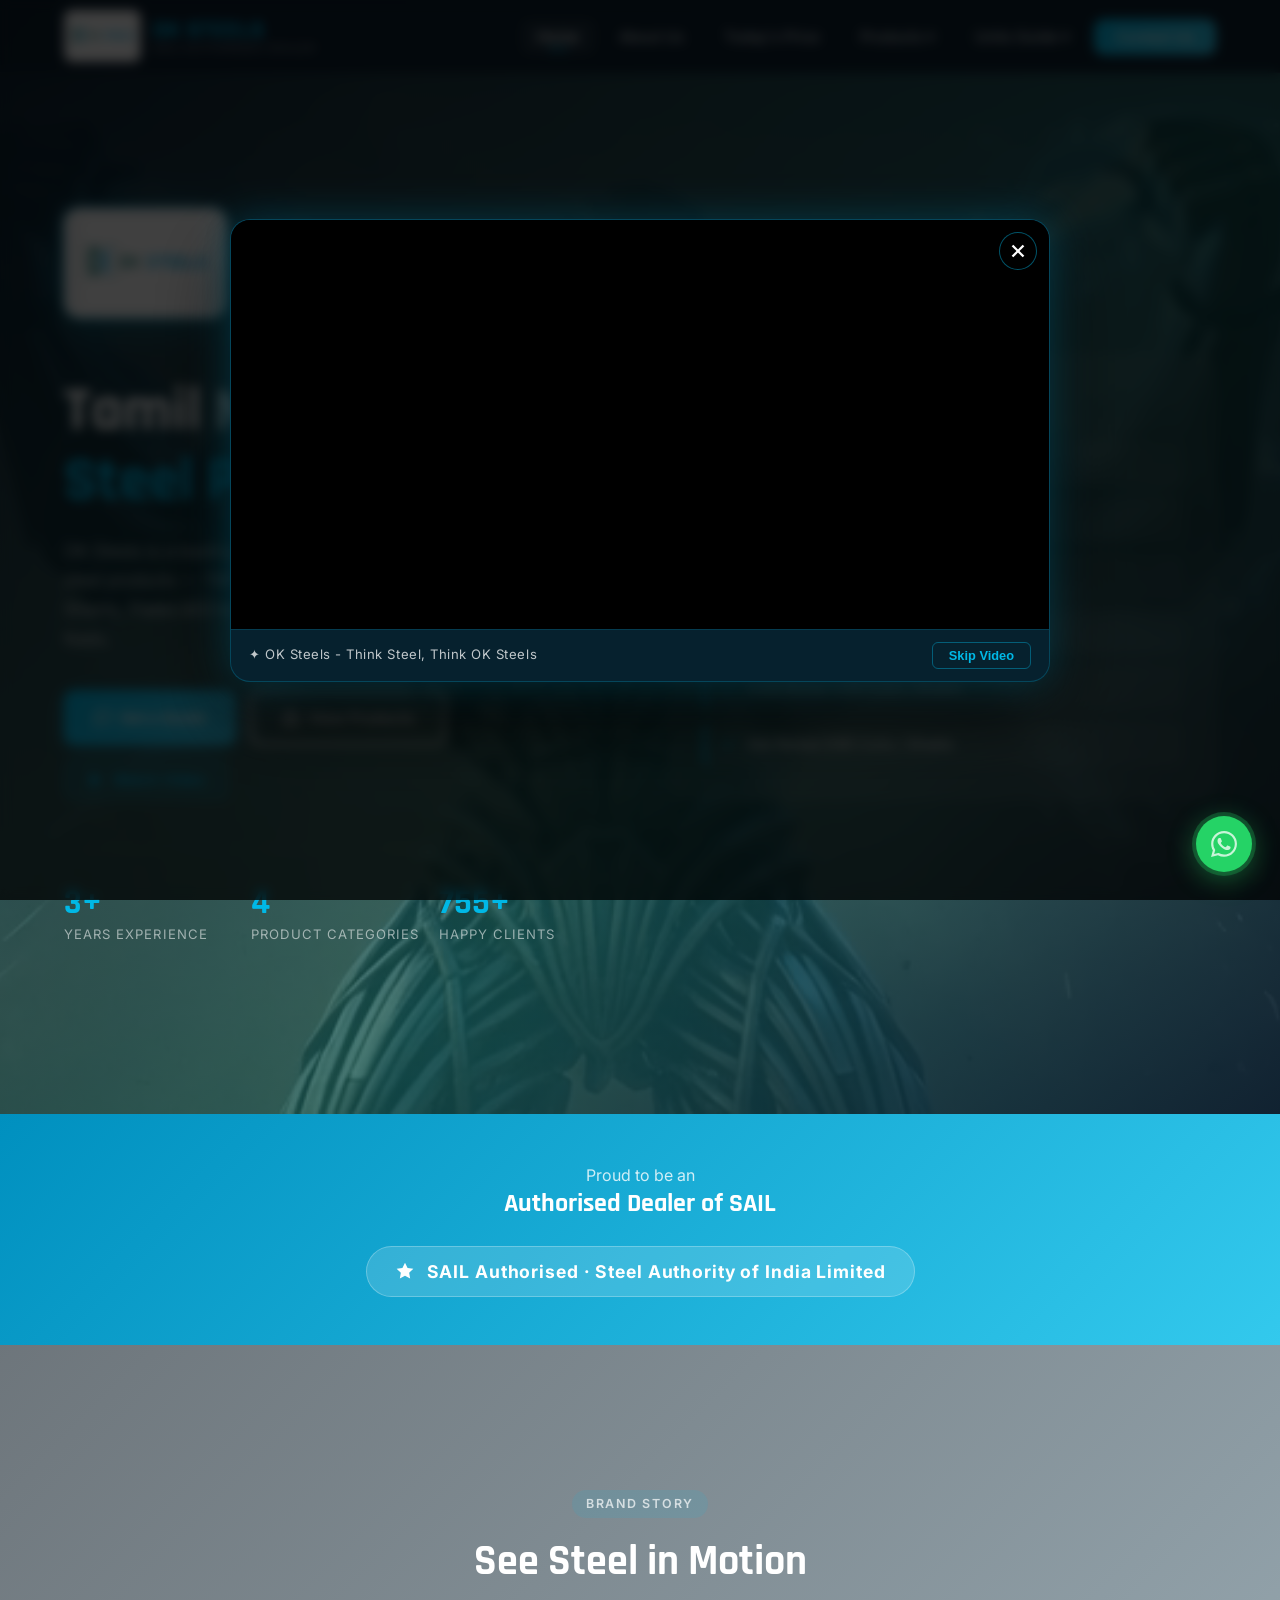
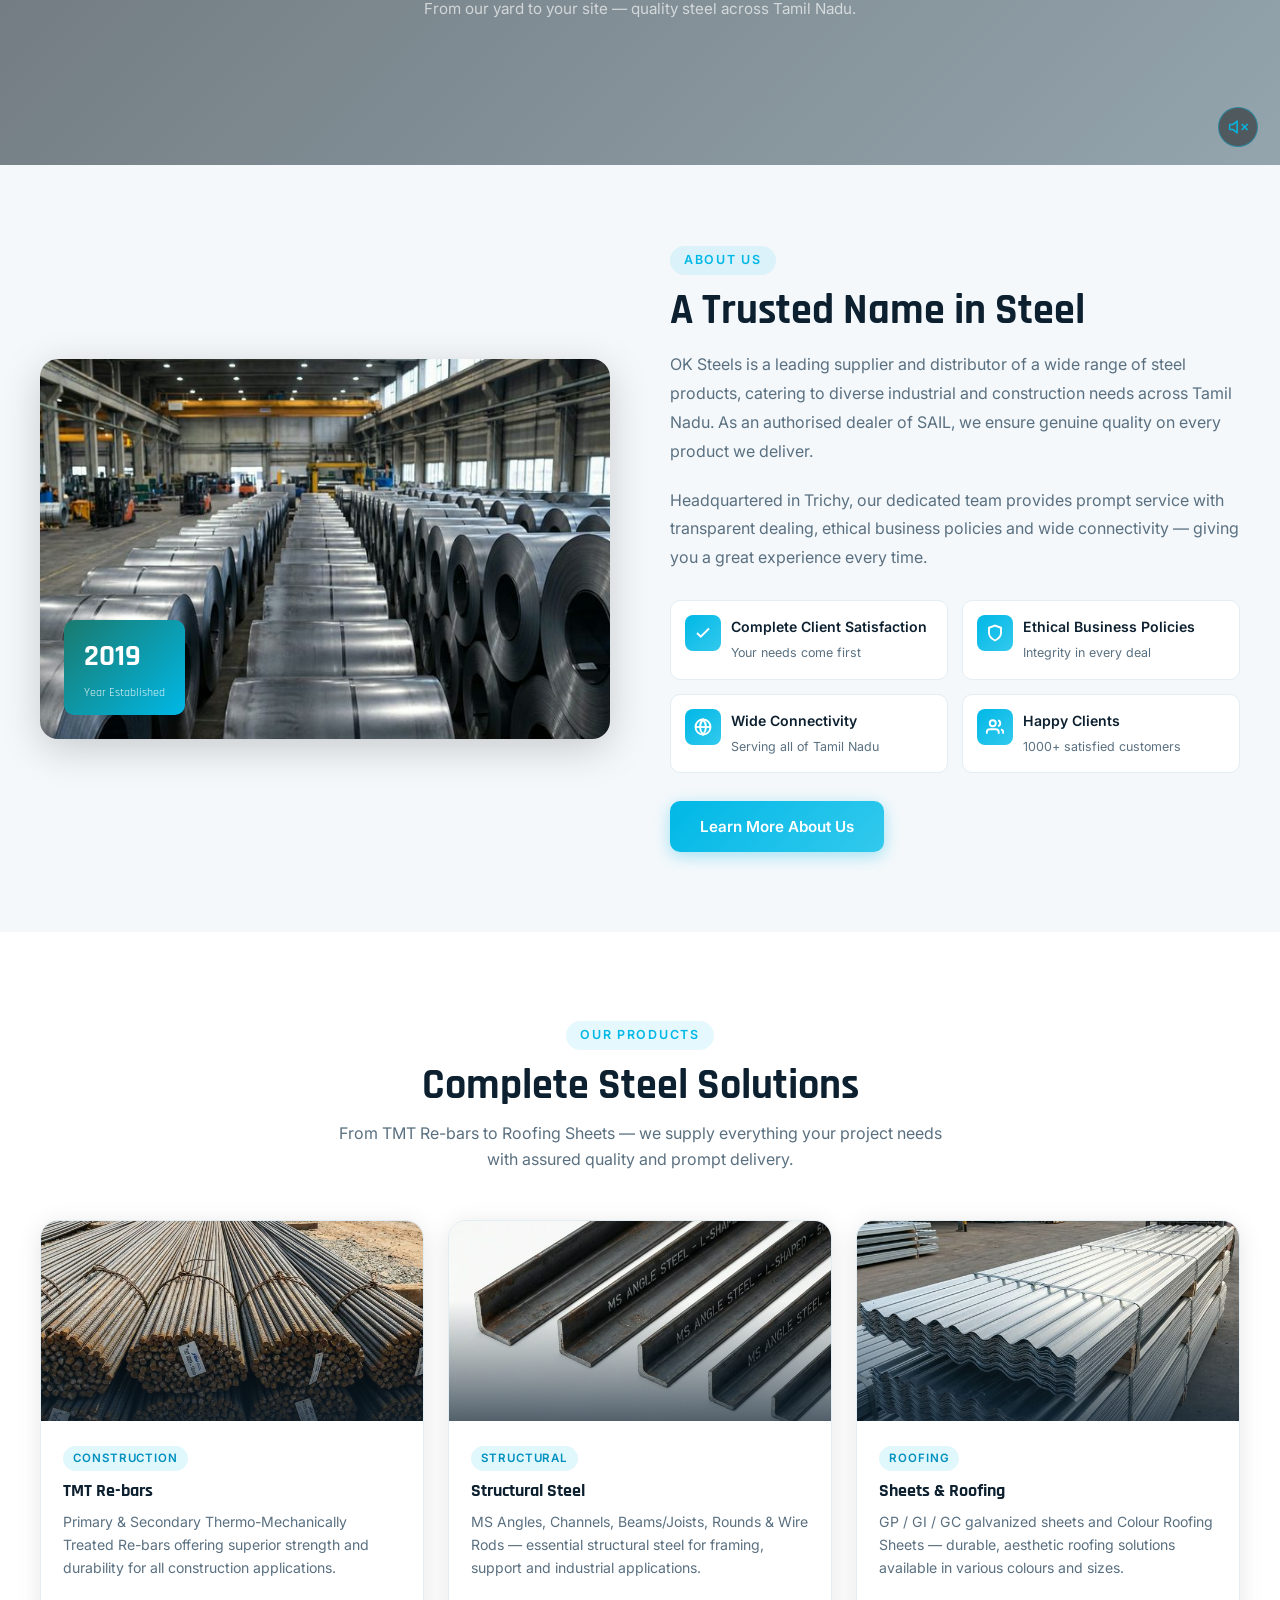
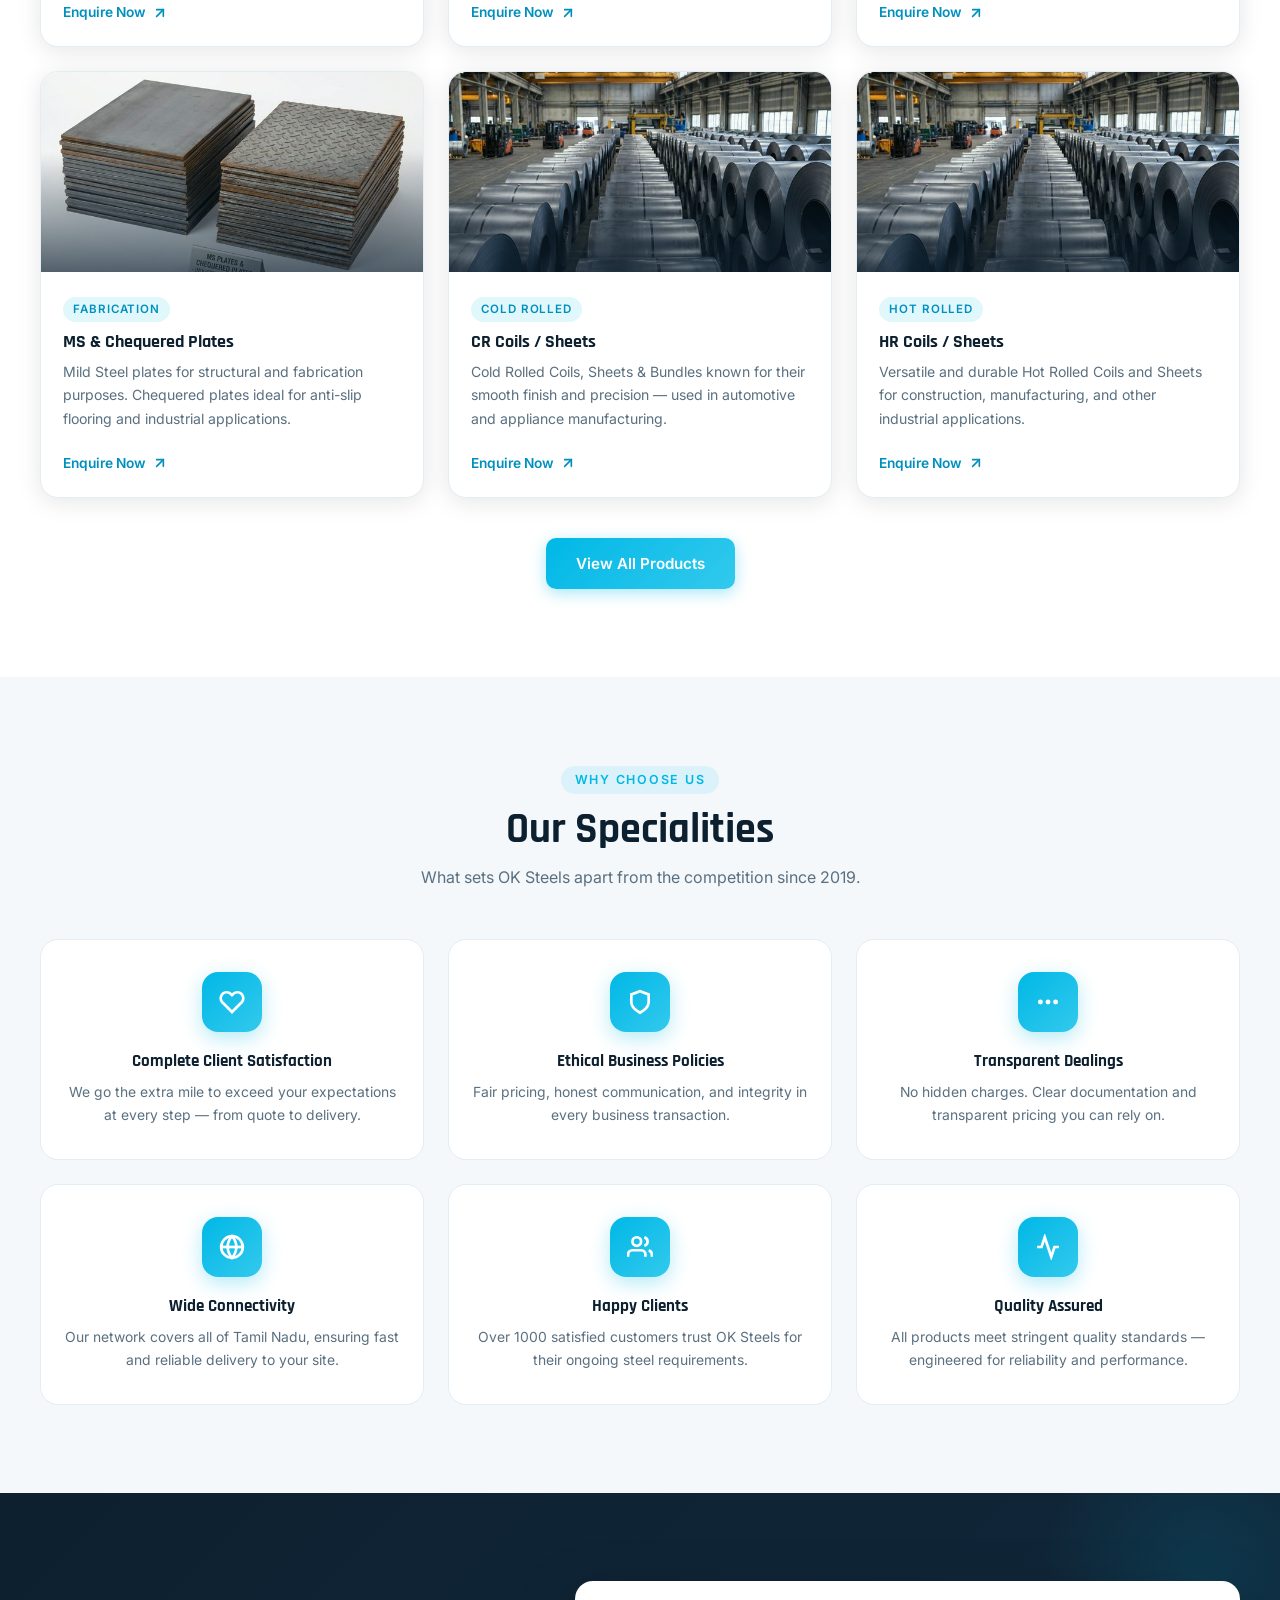
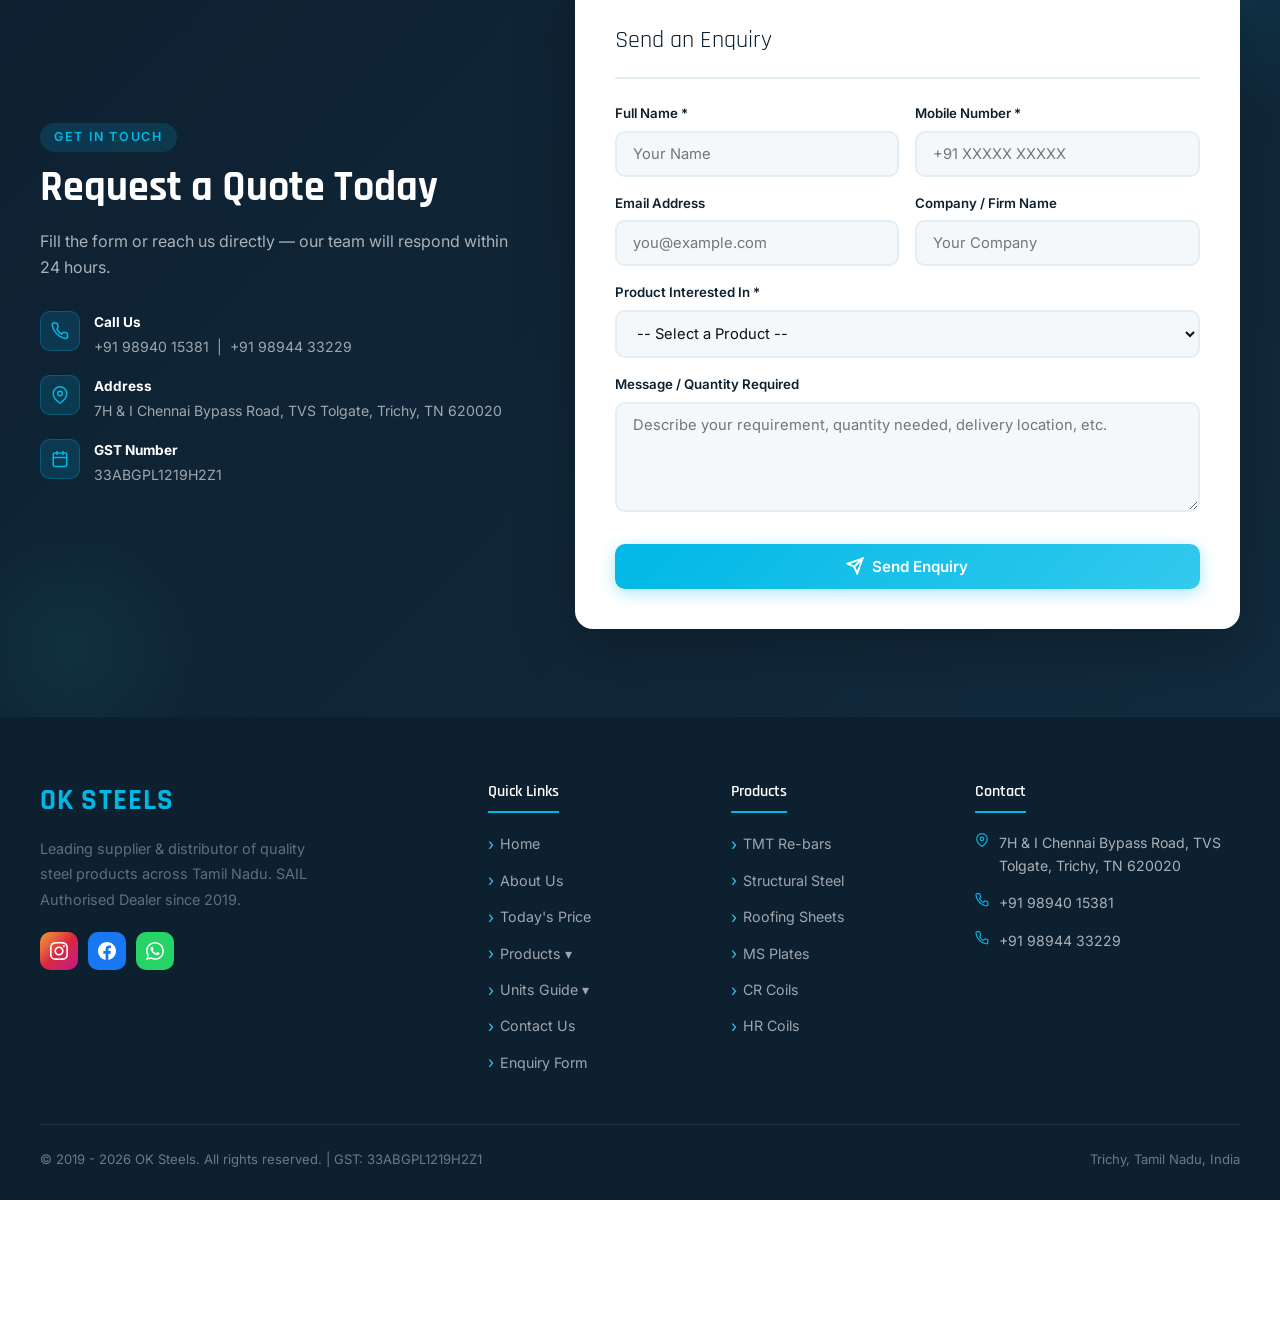
<file: public/index.html>
<!DOCTYPE html>
<html lang="en">

<head>
  <meta charset="UTF-8" />
  <meta name="viewport" content="width=device-width, initial-scale=1.0" />

  <!-- SEO -->
  <title>OK Steels – Leading Steel Supplier & Distributor in Trichy, Tamil Nadu</title>
  <meta name="description"
    content="OK Steels is a leading SAIL-authorised steel supplier in Trichy, Tamil Nadu. Supplying TMT Re-bars, Structural Steel, Roofing Sheets, MS Plates, CR & HR Products since 2019." />
  <meta name="keywords"
    content="steel supplier Trichy, TMT rebars Tamil Nadu, structural steel, MS plates, HR coils, CR coils, SAIL dealer, roofing sheets, OK Steels" />
  <link rel="canonical" href="https://www.oksteels.in/" />

  <!-- Open Graph -->
  <meta property="og:type" content="website" />
  <meta property="og:title" content="OK Steels – Steel Supplier in Trichy, Tamil Nadu" />
  <meta property="og:description"
    content="SAIL-authorised dealer. TMT Re-bars, Structural Steel, Roofing Sheets, MS Plates, HR & CR Products. Call +91 98940 15381." />
  <meta property="og:url" content="https://www.oksteels.in/" />
  <meta property="og:image" content="assets/images/hero-steel.png" />
  <meta property="og:site_name" content="OK Steels" />

  <!-- Structured Data: LocalBusiness -->
  <script type="application/ld+json">
  {
    "@context": "https://schema.org",
    "@type": "LocalBusiness",
    "name": "OK Steels",
    "description": "Leading supplier and distributor of a wide range of steel products, catering to diverse industrial and construction needs. Authorised SAIL dealer.",
    "foundingDate": "2019",
    "url": "https://www.oksteels.in",
    "telephone": ["+919894015381", "+919894433229"],
    "address": {
      "@type": "PostalAddress",
      "streetAddress": "7H & I Chennai Bypass Road TVS Tolgate",
      "addressLocality": "Trichy",
      "addressRegion": "Tamil Nadu",
      "postalCode": "620020",
      "addressCountry": "IN"
    },
    "sameAs": [
      "https://www.instagram.com/oksteels19",
      "https://www.facebook.com/profile.php?id=100066758350912"
    ]
  }
  </script>

  <!-- Google Analytics -->
  <script async src="https://www.googletagmanager.com/gtag/js?id=G-XXXXXXXXXX"></script>
  <script>
    window.dataLayer = window.dataLayer || [];
    function gtag() { dataLayer.push(arguments); }
    gtag('js', new Date());
    gtag('config', 'G-XXXXXXXXXX');
  </script>

  <link rel="stylesheet" href="assets/css/style.css" />
</head>

<body>

  <!-- ===== NAVBAR ===== -->
  <nav class="navbar" role="navigation" aria-label="Main navigation">
    <div class="nav-inner">
      <a href="index.html" class="nav-logo" aria-label="OK Steels Home">
        <img src="assets/images/logo.png" alt="OK Steels Logo" onerror="this.style.display='none'" />
        <div class="nav-logo-text">
          <span class="brand">OK STEELS</span>
          <span class="tagline">SAIL Authorised Dealer</span>
        </div>
      </a>
      <ul class="nav-links" role="list">
        <li><a href="index.html">Home</a></li>
        <li><a href="about.html">About Us</a></li><li><a href="prices.html">Today's Price</a></li>
        <li class="nav-dropdown">
          <a href="products.html" class="nav-dropdown-toggle">Products &#9662;</a>
          <ul class="nav-dropdown-menu">
            <li><a href="products.html#tmt">TMT Re-bars</a></li>
            <li><a href="products.html#structural">Structural Steel</a></li>
            <li><a href="products.html#roofing">Roofing Sheets</a></li>
            <li><a href="products.html#plates">Plates</a></li>
            <li><a href="products.html#cr">CR Coils</a></li>
            <li class="nav-dropdown-divider"></li>
            <li><a href="tmt-rebars.html" class="nav-dropdown-highlight">TMT Re-bars Guide &#8594;</a></li>
            <li><a href="tmt-calculator.html" class="nav-dropdown-highlight">Steel Calculator &#8594;</a></li>
          </ul>
        </li>
        <li class="nav-dropdown">
          <a href="units.html" class="nav-dropdown-toggle">Units Guide &#9662;</a>
          <ul class="nav-dropdown-menu">
            <li><a href="units.html#practical-formulas">Practical Formulas</a></li>
            <li><a href="units.html#weight-tables">Weight Tables</a></li>
            <li><a href="units.html#weightage">Product Weightage</a></li>
            <li><a href="units.html#quick-conv">Quick Conversions</a></li>
          </ul>
        </li>
        <li><a href="contact.html" class="nav-cta">Contact Us</a></li>
      </ul>
      <button class="hamburger" aria-label="Toggle menu" aria-expanded="false">
        <span></span><span></span><span></span>
      </button>
    </div>
  </nav>

  <!-- ===== VIDEO POPUP MODAL ===== -->
  <div id="video-popup" class="vp-overlay" role="dialog" aria-modal="true" aria-label="OK Steels Introduction Video"
    hidden>
    <div class="vp-box">
      <button class="vp-close" id="vp-close-btn" aria-label="Close video">
        <svg width="22" height="22" viewBox="0 0 24 24" fill="none" stroke="currentColor" stroke-width="2.5">
          <line x1="18" y1="6" x2="6" y2="18" />
          <line x1="6" y1="6" x2="18" y2="18" />
        </svg>
      </button>
      <video id="popup-video" class="vp-video" playsinline preload="metadata">
        <source src="assets/videos/oksteels-logo.mp4" type="video/mp4" />
      </video>
      <div class="vp-footer">
        <span class="vp-label">✦ OK Steels - Think Steel, Think OK Steels</span>
        <button class="vp-skip" id="vp-skip-btn">Skip Video</button>
      </div>
    </div>
  </div>

  <!-- ===== HERO ===== -->
  <section class="hero" id="home">
    <div class="hero-bg" aria-hidden="true"></div>
    <div class="hero-overlay" aria-hidden="true"></div>
    <div class="hero-content">
      <div class="hero-text">
        <div class="hero-logo-stamp reveal">
          <img src="assets/images/logo.png" alt="OK Steels" />
        </div>
        <div class="hero-badge" role="text">
          <svg xmlns="http://www.w3.org/2000/svg" width="14" height="14" viewBox="0 0 24 24" fill="currentColor">
            <path
              d="M12 2L15.09 8.26L22 9.27L17 14.14L18.18 21.02L12 17.77L5.82 21.02L7 14.14L2 9.27L8.91 8.26L12 2Z" />
          </svg>
          SAIL Authorised Dealer · Est. 2019
        </div>
        <h1 class="hero-title">
          Tamil Nadu's Trusted
          <span>Steel Partner</span>
        </h1>
        <p class="hero-desc">
          OK Steels is a leading supplier &amp; distributor of high-quality steel products — TMT Re-bars, Structural
          Steel, Roofing Sheets, Plates and more. Serving Trichy and all of Tamil Nadu.
        </p>
        <div class="hero-actions">
          <a href="#enquiry" class="btn btn-primary">
            <svg xmlns="http://www.w3.org/2000/svg" width="18" height="18" viewBox="0 0 24 24" fill="none"
              stroke="currentColor" stroke-width="2" stroke-linecap="round" stroke-linejoin="round">
              <path d="M21 15a2 2 0 0 1-2 2H7l-4 4V5a2 2 0 0 1 2-2h14a2 2 0 0 1 2 2z" />
            </svg>
            Get a Quote
          </a>
          <a href="products.html" class="btn btn-outline">
            <svg xmlns="http://www.w3.org/2000/svg" width="18" height="18" viewBox="0 0 24 24" fill="none"
              stroke="currentColor" stroke-width="2" stroke-linecap="round" stroke-linejoin="round">
              <rect x="2" y="7" width="20" height="14" rx="2" />
              <path d="M16 21V5a2 2 0 0 0-2-2h-4a2 2 0 0 0-2 2v16" />
            </svg>
            View Products
          </a>
          <button class="btn btn-video" id="hero-watch-btn" aria-label="Watch our brand video">
            <svg width="18" height="18" viewBox="0 0 24 24" fill="currentColor">
              <polygon points="5 3 19 12 5 21 5 3" />
            </svg>
            Watch Video
          </button>
        </div>
        <div class="hero-stats" role="list">
          <div class="stat-item reveal reveal-delay-1" role="listitem">
            <div class="stat-num" data-count="5" data-suffix="+">5+</div>
            <div class="stat-label">Years Experience</div>
          </div>
          <div class="stat-item reveal reveal-delay-2" role="listitem">
            <div class="stat-num" data-count="6">6</div>
            <div class="stat-label">Product Categories</div>
          </div>
          <div class="stat-item reveal reveal-delay-3" role="listitem">
            <div class="stat-num" data-count="1000" data-suffix="+">1000+</div>
            <div class="stat-label">Happy Clients</div>
          </div>
        </div>
      </div>

      <div class="hero-card reveal reveal-delay-2" aria-label="Product categories overview">
        <h3>Our Product Range</h3>
        <div class="hero-product-list">
          <div class="hero-product-item">
            <svg xmlns="http://www.w3.org/2000/svg" width="16" height="16" viewBox="0 0 24 24" fill="none"
              stroke="currentColor" stroke-width="2.5" stroke-linecap="round" stroke-linejoin="round">
              <polyline points="20 6 9 17 4 12" />
            </svg>
            Primary / Secondary TMT Re-bars
          </div>
          <div class="hero-product-item">
            <svg xmlns="http://www.w3.org/2000/svg" width="16" height="16" viewBox="0 0 24 24" fill="none"
              stroke="currentColor" stroke-width="2.5" stroke-linecap="round" stroke-linejoin="round">
              <polyline points="20 6 9 17 4 12" />
            </svg>
            Structural Steel (Angles, Channels, Beams)
          </div>
          <div class="hero-product-item">
            <svg xmlns="http://www.w3.org/2000/svg" width="16" height="16" viewBox="0 0 24 24" fill="none"
              stroke="currentColor" stroke-width="2.5" stroke-linecap="round" stroke-linejoin="round">
              <polyline points="20 6 9 17 4 12" />
            </svg>
            GP / GI / GC Roofing Sheets
          </div>
          <div class="hero-product-item">
            <svg xmlns="http://www.w3.org/2000/svg" width="16" height="16" viewBox="0 0 24 24" fill="none"
              stroke="currentColor" stroke-width="2.5" stroke-linecap="round" stroke-linejoin="round">
              <polyline points="20 6 9 17 4 12" />
            </svg>
            MS Plates &amp; Chequered Plates
          </div>
          <div class="hero-product-item">
            <svg xmlns="http://www.w3.org/2000/svg" width="16" height="16" viewBox="0 0 24 24" fill="none"
              stroke="currentColor" stroke-width="2.5" stroke-linecap="round" stroke-linejoin="round">
              <polyline points="20 6 9 17 4 12" />
            </svg>
            Cold Rolled (CR) Coils / Sheets
          </div>
          <div class="hero-product-item">
            <svg xmlns="http://www.w3.org/2000/svg" width="16" height="16" viewBox="0 0 24 24" fill="none"
              stroke="currentColor" stroke-width="2.5" stroke-linecap="round" stroke-linejoin="round">
              <polyline points="20 6 9 17 4 12" />
            </svg>
            Hot Rolled (HR) Coils / Sheets
          </div>
        </div>
      </div>
    </div>
  </section>

  <!-- ===== SAIL BANNER ===== -->
  <div class="sail-banner" role="complementary" aria-label="SAIL Authorised Dealer">
    <p>Proud to be an</p>
    <h3>Authorised Dealer of SAIL</h3>
    <div class="sail-emblem" aria-hidden="true">
      <svg xmlns="http://www.w3.org/2000/svg" width="20" height="20" viewBox="0 0 24 24" fill="currentColor">
        <path d="M12 2L15.09 8.26L22 9.27L17 14.14L18.18 21.02L12 17.77L5.82 21.02L7 14.14L2 9.27L8.91 8.26L12 2Z" />
      </svg>
      SAIL Authorised · Steel Authority of India Limited
    </div>
  </div>

  <!-- ===== BACKGROUND VIDEO SECTION ===== -->
  <section class="video-bg-section" id="brand-video" aria-label="OK Steels brand video">
    <video id="inline-video" class="video-bg-el" autoplay loop muted playsinline>
      <source src="assets/videos/oksteels-logo.mp4" type="video/mp4" />
    </video>
    <!-- Subtle overlay for text legibility -->
    <div class="video-bg-overlay" aria-hidden="true"></div>
    <!-- Section content centered above video -->
    <div class="video-bg-content">
      <span class="section-label" style="color:rgba(255,255,255,.7)">Brand Story</span>
      <h2 class="section-title" style="color:#fff;margin-top:8px" id="video-section-heading">See Steel in Motion</h2>
      <p style="color:rgba(255,255,255,.65);max-width:480px;margin:10px auto 0;font-size:.95rem">
        From our yard to your site — quality steel across Tamil Nadu.
      </p>
    </div>
    <!-- Sound toggle icon -->
    <button class="sound-toggle" id="sound-toggle-btn" aria-label="Toggle sound" title="Toggle sound">
      <!-- Muted icon (shown by default) -->
      <svg id="icon-muted" width="20" height="20" viewBox="0 0 24 24" fill="none" stroke="currentColor" stroke-width="2"
        stroke-linecap="round" stroke-linejoin="round">
        <polygon points="11 5 6 9 2 9 2 15 6 15 11 19 11 5" />
        <line x1="23" y1="9" x2="17" y2="15" />
        <line x1="17" y1="9" x2="23" y2="15" />
      </svg>
      <!-- Unmuted icon (hidden by default) -->
      <svg id="icon-sound" width="20" height="20" viewBox="0 0 24 24" fill="none" stroke="currentColor" stroke-width="2"
        stroke-linecap="round" stroke-linejoin="round" style="display:none">
        <polygon points="11 5 6 9 2 9 2 15 6 15 11 19 11 5" />
        <path d="M19.07 4.93a10 10 0 0 1 0 14.14" />
        <path d="M15.54 8.46a5 5 0 0 1 0 7.07" />
      </svg>
    </button>
  </section>

  <!-- ===== ABOUT STRIP ===== -->
  <section class="about-strip" id="about" aria-labelledby="about-heading">
    <div class="container">
      <div class="about-grid">
        <div class="about-img-wrap reveal">
          <img src="assets/images/steel-coils.png" alt="OK Steels warehouse with steel coils" loading="lazy" />
          <div class="about-badge">
            <div class="big">2019</div>
            <div class="small">Year Established</div>
          </div>
        </div>
        <div class="about-content reveal reveal-delay-2">
          <span class="section-label">About Us</span>
          <h2 id="about-heading">A Trusted Name in Steel</h2>
          <p>
            OK Steels is a leading supplier and distributor of a wide range of steel products, catering to diverse
            industrial and construction needs across Tamil Nadu. As an authorised dealer of SAIL, we ensure genuine
            quality on every product we deliver.
          </p>
          <p>
            Headquartered in Trichy, our dedicated team provides prompt service with transparent dealing, ethical
            business policies and wide connectivity — giving you a great experience every time.
          </p>
          <div class="trust-points" role="list">
            <div class="trust-item reveal reveal-delay-1" role="listitem">
              <div class="trust-icon" aria-hidden="true">
                <svg xmlns="http://www.w3.org/2000/svg" width="18" height="18" viewBox="0 0 24 24" fill="none"
                  stroke="currentColor" stroke-width="2.5">
                  <polyline points="20 6 9 17 4 12" />
                </svg>
              </div>
              <div class="trust-text"><strong>Complete Client Satisfaction</strong><span>Your needs come first</span>
              </div>
            </div>
            <div class="trust-item reveal reveal-delay-2" role="listitem">
              <div class="trust-icon" aria-hidden="true">
                <svg xmlns="http://www.w3.org/2000/svg" width="18" height="18" viewBox="0 0 24 24" fill="none"
                  stroke="currentColor" stroke-width="2.5">
                  <path d="M12 22s8-4 8-10V5l-8-3-8 3v7c0 6 8 10 8 10z" />
                </svg>
              </div>
              <div class="trust-text"><strong>Ethical Business Policies</strong><span>Integrity in every deal</span>
              </div>
            </div>
            <div class="trust-item reveal reveal-delay-3" role="listitem">
              <div class="trust-icon" aria-hidden="true">
                <svg xmlns="http://www.w3.org/2000/svg" width="18" height="18" viewBox="0 0 24 24" fill="none"
                  stroke="currentColor" stroke-width="2.5">
                  <circle cx="12" cy="12" r="10" />
                  <line x1="2" y1="12" x2="22" y2="12" />
                  <path
                    d="M12 2a15.3 15.3 0 0 1 4 10 15.3 15.3 0 0 1-4 10 15.3 15.3 0 0 1-4-10 15.3 15.3 0 0 1 4-10z" />
                </svg>
              </div>
              <div class="trust-text"><strong>Wide Connectivity</strong><span>Serving all of Tamil Nadu</span></div>
            </div>
            <div class="trust-item reveal reveal-delay-4" role="listitem">
              <div class="trust-icon" aria-hidden="true">
                <svg xmlns="http://www.w3.org/2000/svg" width="18" height="18" viewBox="0 0 24 24" fill="none"
                  stroke="currentColor" stroke-width="2.5">
                  <path d="M17 21v-2a4 4 0 0 0-4-4H5a4 4 0 0 0-4 4v2" />
                  <circle cx="9" cy="7" r="4" />
                  <path d="M23 21v-2a4 4 0 0 0-3-3.87" />
                  <path d="M16 3.13a4 4 0 0 1 0 7.75" />
                </svg>
              </div>
              <div class="trust-text"><strong>Happy Clients</strong><span>1000+ satisfied customers</span></div>
            </div>
          </div>
          <a href="about.html" class="btn btn-primary" style="margin-top:28px">Learn More About Us</a>
        </div>
      </div>
    </div>
  </section>

  <!-- ===== PRODUCTS ===== -->
  <section class="products-section" id="products" aria-labelledby="products-heading">
    <div class="container">
      <div class="section-center reveal">
        <span class="section-label">Our Products</span>
        <h2 class="section-title" id="products-heading">Complete Steel Solutions</h2>
        <p class="section-subtitle">From TMT Re-bars to Roofing Sheets — we supply everything your project needs with
          assured quality and prompt delivery.</p>
      </div>

      <div class="products-grid">
        <article class="product-card reveal reveal-delay-1">
          <div class="product-img">
            <img src="assets/images/tmt-rebars.png" alt="TMT Re-bars - Thermo Mechanically Treated steel bars"
              loading="lazy" />
            <div class="product-img-overlay" aria-hidden="true"></div>
          </div>
          <div class="product-body">
            <span class="product-tag">Construction</span>
            <h3>TMT Re-bars</h3>
            <p>Primary &amp; Secondary Thermo-Mechanically Treated Re-bars offering superior strength and durability for
              all construction applications.</p>
          </div>
          <div class="product-footer">
            <a href="products.html#tmt" aria-label="Learn more about TMT Re-bars">Enquire Now</a>
            <svg xmlns="http://www.w3.org/2000/svg" width="16" height="16" viewBox="0 0 24 24" fill="none"
              stroke="currentColor" stroke-width="2.5" stroke-linecap="round">
              <line x1="7" y1="17" x2="17" y2="7" />
              <polyline points="7 7 17 7 17 17" />
            </svg>
          </div>
        </article>

        <article class="product-card reveal reveal-delay-2">
          <div class="product-img">
            <img src="assets/images/ms-angle.png" alt="MS Angle structural steel products" loading="lazy" />
            <div class="product-img-overlay" aria-hidden="true"></div>
          </div>
          <div class="product-body">
            <span class="product-tag">Structural</span>
            <h3>Structural Steel</h3>
            <p>MS Angles, Channels, Beams/Joists, Rounds &amp; Wire Rods — essential structural steel for framing,
              support and industrial applications.</p>
          </div>
          <div class="product-footer">
            <a href="products.html#structural" aria-label="Learn more about Structural Steel">Enquire Now</a>
            <svg xmlns="http://www.w3.org/2000/svg" width="16" height="16" viewBox="0 0 24 24" fill="none"
              stroke="currentColor" stroke-width="2.5" stroke-linecap="round">
              <line x1="7" y1="17" x2="17" y2="7" />
              <polyline points="7 7 17 7 17 17" />
            </svg>
          </div>
        </article>

        <article class="product-card reveal reveal-delay-3">
          <div class="product-img">
            <img src="assets/images/roofing-sheets.png" alt="GP GI Galvanized Corrugated Roofing Sheets"
              loading="lazy" />
            <div class="product-img-overlay" aria-hidden="true"></div>
          </div>
          <div class="product-body">
            <span class="product-tag">Roofing</span>
            <h3>Sheets &amp; Roofing</h3>
            <p>GP / GI / GC galvanized sheets and Colour Roofing Sheets — durable, aesthetic roofing solutions available
              in various colours and sizes.</p>
          </div>
          <div class="product-footer">
            <a href="products.html#roofing" aria-label="Learn more about Roofing Sheets">Enquire Now</a>
            <svg xmlns="http://www.w3.org/2000/svg" width="16" height="16" viewBox="0 0 24 24" fill="none"
              stroke="currentColor" stroke-width="2.5" stroke-linecap="round">
              <line x1="7" y1="17" x2="17" y2="7" />
              <polyline points="7 7 17 7 17 17" />
            </svg>
          </div>
        </article>

        <article class="product-card reveal reveal-delay-1">
          <div class="product-img">
            <img src="assets/images/ms-plates.png" alt="MS Mild Steel Plates and Chequered Plates" loading="lazy" />
            <div class="product-img-overlay" aria-hidden="true"></div>
          </div>
          <div class="product-body">
            <span class="product-tag">Fabrication</span>
            <h3>MS &amp; Chequered Plates</h3>
            <p>Mild Steel plates for structural and fabrication purposes. Chequered plates ideal for anti-slip flooring
              and industrial applications.</p>
          </div>
          <div class="product-footer">
            <a href="products.html#plates" aria-label="Learn more about MS Plates">Enquire Now</a>
            <svg xmlns="http://www.w3.org/2000/svg" width="16" height="16" viewBox="0 0 24 24" fill="none"
              stroke="currentColor" stroke-width="2.5" stroke-linecap="round">
              <line x1="7" y1="17" x2="17" y2="7" />
              <polyline points="7 7 17 7 17 17" />
            </svg>
          </div>
        </article>

        <article class="product-card reveal reveal-delay-2">
          <div class="product-img">
            <img src="assets/images/steel-coils.png" alt="Cold Rolled CR Coils and Sheets" loading="lazy" />
            <div class="product-img-overlay" aria-hidden="true"></div>
          </div>
          <div class="product-body">
            <span class="product-tag">Cold Rolled</span>
            <h3>CR Coils / Sheets</h3>
            <p>Cold Rolled Coils, Sheets &amp; Bundles known for their smooth finish and precision — used in automotive
              and appliance manufacturing.</p>
          </div>
          <div class="product-footer">
            <a href="products.html#cr" aria-label="Learn more about CR Products">Enquire Now</a>
            <svg xmlns="http://www.w3.org/2000/svg" width="16" height="16" viewBox="0 0 24 24" fill="none"
              stroke="currentColor" stroke-width="2.5" stroke-linecap="round">
              <line x1="7" y1="17" x2="17" y2="7" />
              <polyline points="7 7 17 7 17 17" />
            </svg>
          </div>
        </article>

        <article class="product-card reveal reveal-delay-3">
          <div class="product-img">
            <img src="assets/images/steel-coils.png" alt="Hot Rolled HR Coils and Sheets" loading="lazy" />
            <div class="product-img-overlay" aria-hidden="true"></div>
          </div>
          <div class="product-body">
            <span class="product-tag">Hot Rolled</span>
            <h3>HR Coils / Sheets</h3>
            <p>Versatile and durable Hot Rolled Coils and Sheets for construction, manufacturing, and other industrial
              applications.</p>
          </div>
          <div class="product-footer">
            <a href="products.html#hr" aria-label="Learn more about HR Products">Enquire Now</a>
            <svg xmlns="http://www.w3.org/2000/svg" width="16" height="16" viewBox="0 0 24 24" fill="none"
              stroke="currentColor" stroke-width="2.5" stroke-linecap="round">
              <line x1="7" y1="17" x2="17" y2="7" />
              <polyline points="7 7 17 7 17 17" />
            </svg>
          </div>
        </article>
      </div>

      <div style="text-align:center; margin-top:40px;">
        <a href="products.html" class="btn btn-primary">View All Products</a>
      </div>
    </div>
  </section>

  <!-- ===== SPECIALITIES ===== -->
  <section class="specialities-section" id="specialities" aria-labelledby="spec-heading">
    <div class="container">
      <div class="section-center reveal">
        <span class="section-label">Why Choose Us</span>
        <h2 class="section-title" id="spec-heading">Our Specialities</h2>
        <p class="section-subtitle">What sets OK Steels apart from the competition since 2019.</p>
      </div>

      <div class="spec-grid">
        <div class="spec-card reveal reveal-delay-1">
          <div class="spec-icon" aria-hidden="true">
            <svg xmlns="http://www.w3.org/2000/svg" width="26" height="26" viewBox="0 0 24 24" fill="none"
              stroke="currentColor" stroke-width="2.5">
              <path
                d="M20.84 4.61a5.5 5.5 0 0 0-7.78 0L12 5.67l-1.06-1.06a5.5 5.5 0 0 0-7.78 7.78l1.06 1.06L12 21.23l7.78-7.78 1.06-1.06a5.5 5.5 0 0 0 0-7.78z" />
            </svg>
          </div>
          <h3>Complete Client Satisfaction</h3>
          <p>We go the extra mile to exceed your expectations at every step — from quote to delivery.</p>
        </div>
        <div class="spec-card reveal reveal-delay-2">
          <div class="spec-icon" aria-hidden="true">
            <svg xmlns="http://www.w3.org/2000/svg" width="26" height="26" viewBox="0 0 24 24" fill="none"
              stroke="currentColor" stroke-width="2.5">
              <path d="M12 22s8-4 8-10V5l-8-3-8 3v7c0 6 8 10 8 10z" />
            </svg>
          </div>
          <h3>Ethical Business Policies</h3>
          <p>Fair pricing, honest communication, and integrity in every business transaction.</p>
        </div>
        <div class="spec-card reveal reveal-delay-3">
          <div class="spec-icon" aria-hidden="true">
            <svg xmlns="http://www.w3.org/2000/svg" width="26" height="26" viewBox="0 0 24 24" fill="none"
              stroke="currentColor" stroke-width="2.5">
              <circle cx="12" cy="12" r="1" />
              <circle cx="19" cy="12" r="1" />
              <circle cx="5" cy="12" r="1" />
            </svg>
          </div>
          <h3>Transparent Dealings</h3>
          <p>No hidden charges. Clear documentation and transparent pricing you can rely on.</p>
        </div>
        <div class="spec-card reveal reveal-delay-1">
          <div class="spec-icon" aria-hidden="true">
            <svg xmlns="http://www.w3.org/2000/svg" width="26" height="26" viewBox="0 0 24 24" fill="none"
              stroke="currentColor" stroke-width="2.5">
              <circle cx="12" cy="12" r="10" />
              <line x1="2" y1="12" x2="22" y2="12" />
              <path d="M12 2a15.3 15.3 0 0 1 4 10 15.3 15.3 0 0 1-4 10 15.3 15.3 0 0 1-4-10 15.3 15.3 0 0 1 4-10z" />
            </svg>
          </div>
          <h3>Wide Connectivity</h3>
          <p>Our network covers all of Tamil Nadu, ensuring fast and reliable delivery to your site.</p>
        </div>
        <div class="spec-card reveal reveal-delay-2">
          <div class="spec-icon" aria-hidden="true">
            <svg xmlns="http://www.w3.org/2000/svg" width="26" height="26" viewBox="0 0 24 24" fill="none"
              stroke="currentColor" stroke-width="2.5">
              <path d="M17 21v-2a4 4 0 0 0-4-4H5a4 4 0 0 0-4 4v2" />
              <circle cx="9" cy="7" r="4" />
              <path d="M23 21v-2a4 4 0 0 0-3-3.87" />
              <path d="M16 3.13a4 4 0 0 1 0 7.75" />
            </svg>
          </div>
          <h3>Happy Clients</h3>
          <p>Over 1000 satisfied customers trust OK Steels for their ongoing steel requirements.</p>
        </div>
        <div class="spec-card reveal reveal-delay-3">
          <div class="spec-icon" aria-hidden="true">
            <svg xmlns="http://www.w3.org/2000/svg" width="26" height="26" viewBox="0 0 24 24" fill="none"
              stroke="currentColor" stroke-width="2.5">
              <polyline points="22 12 18 12 15 21 9 3 6 12 2 12" />
            </svg>
          </div>
          <h3>Quality Assured</h3>
          <p>All products meet stringent quality standards — engineered for reliability and performance.</p>
        </div>
      </div>
    </div>
  </section>

  <!-- ===== ENQUIRY FORM ===== -->
  <section class="enquiry-section" id="enquiry" aria-labelledby="enquiry-heading">
    <div class="container">
      <div class="enquiry-inner">
        <div class="enquiry-text reveal">
          <span class="section-label" style="background:rgba(0,184,230,0.15);color:var(--cyan)">Get In Touch</span>
          <h2 id="enquiry-heading">Request a Quote Today</h2>
          <p>Fill the form or reach us directly — our team will respond within 24 hours.</p>
          <div class="contact-info-list">
            <div class="contact-info-item">
              <div class="contact-info-icon" aria-hidden="true">
                <svg xmlns="http://www.w3.org/2000/svg" width="18" height="18" viewBox="0 0 24 24" fill="none"
                  stroke="currentColor" stroke-width="2" stroke-linecap="round">
                  <path
                    d="M22 16.92v3a2 2 0 0 1-2.18 2 19.79 19.79 0 0 1-8.63-3.07A19.5 19.5 0 0 1 4.69 12a19.79 19.79 0 0 1-3.07-8.67A2 2 0 0 1 3.6 1.2h3a2 2 0 0 1 2 1.72 12.84 12.84 0 0 0 .7 2.81 2 2 0 0 1-.45 2.11L7.91 9.91a16 16 0 0 0 6.18 6.18l1.87-1.87a2 2 0 0 1 2.11-.45 12.84 12.84 0 0 0 2.81.7A2 2 0 0 1 22 16.92z" />
                </svg>
              </div>
              <div class="contact-info-text">
                <strong>Call Us</strong>
                <span>+91 98940 15381 &nbsp;|&nbsp; +91 98944 33229</span>
              </div>
            </div>
            <div class="contact-info-item">
              <div class="contact-info-icon" aria-hidden="true">
                <svg xmlns="http://www.w3.org/2000/svg" width="18" height="18" viewBox="0 0 24 24" fill="none"
                  stroke="currentColor" stroke-width="2" stroke-linecap="round">
                  <path d="M21 10c0 7-9 13-9 13s-9-6-9-13a9 9 0 0 1 18 0z" />
                  <circle cx="12" cy="10" r="3" />
                </svg>
              </div>
              <div class="contact-info-text">
                <strong>Address</strong>
                <span>7H &amp; I Chennai Bypass Road, TVS Tolgate, Trichy, TN 620020</span>
              </div>
            </div>
            <div class="contact-info-item">
              <div class="contact-info-icon" aria-hidden="true">
                <svg xmlns="http://www.w3.org/2000/svg" width="18" height="18" viewBox="0 0 24 24" fill="none"
                  stroke="currentColor" stroke-width="2" stroke-linecap="round">
                  <rect x="3" y="4" width="18" height="18" rx="2" ry="2" />
                  <line x1="16" y1="2" x2="16" y2="6" />
                  <line x1="8" y1="2" x2="8" y2="6" />
                  <line x1="3" y1="10" x2="21" y2="10" />
                </svg>
              </div>
              <div class="contact-info-text">
                <strong>GST Number</strong>
                <span>33ABGPL1219H2Z1</span>
              </div>
            </div>
          </div>
        </div>

        <div class="enquiry-form-card reveal reveal-delay-2">
          <div class="form-heading">Send an Enquiry</div>
          <form id="enquiry-form" novalidate aria-label="Product enquiry form">
            <div class="form-row">
              <div class="form-group">
                <label for="name">Full Name *</label>
                <input type="text" id="name" name="name" placeholder="Your Name" required />
              </div>
              <div class="form-group">
                <label for="phone">Mobile Number *</label>
                <input type="tel" id="phone" name="phone" placeholder="+91 XXXXX XXXXX" required />
              </div>
            </div>
            <div class="form-row">
              <div class="form-group">
                <label for="email">Email Address</label>
                <input type="email" id="email" name="email" placeholder="you@example.com" />
              </div>
              <div class="form-group">
                <label for="company">Company / Firm Name</label>
                <input type="text" id="company" name="company" placeholder="Your Company" />
              </div>
            </div>
            <div class="form-group">
              <label for="product">Product Interested In *</label>
              <select id="product" name="product" required>
                <option value="">-- Select a Product --</option>
                <option>TMT Re-bars (Primary / Secondary)</option>
                <option>MS Angles</option>
                <option>Channels</option>
                <option>Beams / Joists</option>
                <option>Rounds &amp; Wire Rods</option>
                <option>GP / GI / GC Roofing Sheets</option>
                <option>Colour Roofing Sheets</option>
                <option>MS Plates</option>
                <option>Chequered Plates</option>
                <option>CR Coils / Sheets / Bundles</option>
                <option>HR Coils / Sheets</option>
                <option>Others / General Enquiry</option>
              </select>
            </div>
            <div class="form-group">
              <label for="message">Message / Quantity Required</label>
              <textarea id="message" name="message"
                placeholder="Describe your requirement, quantity needed, delivery location, etc."></textarea>
            </div>
            <button type="submit" class="btn btn-primary form-submit">
              <svg xmlns="http://www.w3.org/2000/svg" width="18" height="18" viewBox="0 0 24 24" fill="none"
                stroke="currentColor" stroke-width="2.5" stroke-linecap="round">
                <line x1="22" y1="2" x2="11" y2="13" />
                <polygon points="22 2 15 22 11 13 2 9 22 2" />
              </svg>
              Send Enquiry
            </button>
            <div class="form-success" role="alert">
              <svg xmlns="http://www.w3.org/2000/svg" width="48" height="48" viewBox="0 0 24 24" fill="none"
                stroke="currentColor" stroke-width="2" style="display:block;margin:0 auto 12px">
                <path d="M22 11.08V12a10 10 0 1 1-5.93-9.14" />
                <polyline points="22 4 12 14.01 9 11.01" />
              </svg>
              <strong>Enquiry Received!</strong><br />
              Thank you! We'll contact you shortly. Redirecting you to WhatsApp for faster response...
            </div>
          </form>
        </div>
      </div>
    </div>
  </section>

  <!-- ===== FOOTER ===== -->
  <footer class="footer" role="contentinfo">
    <div class="footer-grid">
      <div class="footer-brand">
        <div
          style="font-family:'Rajdhani',sans-serif;font-size:1.8rem;font-weight:700;color:#00b8e6;margin-bottom:12px;letter-spacing:0.04em">
          OK STEELS</div>
        <p>Leading supplier &amp; distributor of quality steel products across Tamil Nadu. SAIL Authorised Dealer since
          2019.</p>
        <div class="footer-social" aria-label="Social media links">
          <a href="https://www.instagram.com/oksteels19" target="_blank" rel="noopener noreferrer"
            class="social-btn instagram" aria-label="Follow OK Steels on Instagram">
            <svg xmlns="http://www.w3.org/2000/svg" width="18" height="18" viewBox="0 0 24 24" fill="currentColor">
              <path
                d="M12 2.163c3.204 0 3.584.012 4.85.07 3.252.148 4.771 1.691 4.919 4.919.058 1.265.069 1.645.069 4.849 0 3.205-.012 3.584-.069 4.849-.149 3.225-1.664 4.771-4.919 4.919-1.266.058-1.644.07-4.85.07-3.204 0-3.584-.012-4.849-.07-3.26-.149-4.771-1.699-4.919-4.92-.058-1.265-.07-1.644-.07-4.849 0-3.204.013-3.583.07-4.849.149-3.227 1.664-4.771 4.919-4.919 1.266-.057 1.645-.069 4.849-.069zm0-2.163c-3.259 0-3.667.014-4.947.072-4.358.2-6.78 2.618-6.98 6.98-.059 1.281-.073 1.689-.073 4.948 0 3.259.014 3.668.072 4.948.2 4.358 2.618 6.78 6.98 6.98 1.281.058 1.689.072 4.948.072 3.259 0 3.668-.014 4.948-.072 4.354-.2 6.782-2.618 6.979-6.98.059-1.28.073-1.689.073-4.948 0-3.259-.014-3.667-.072-4.947-.196-4.354-2.617-6.78-6.979-6.98-1.281-.059-1.69-.073-4.949-.073zm0 5.838c-3.403 0-6.162 2.759-6.162 6.162s2.759 6.163 6.162 6.163 6.162-2.759 6.162-6.163c0-3.403-2.759-6.162-6.162-6.162zm0 10.162c-2.209 0-4-1.79-4-4 0-2.209 1.791-4 4-4s4 1.791 4 4c0 2.21-1.791 4-4 4zm6.406-11.845c-.796 0-1.441.645-1.441 1.44s.645 1.44 1.441 1.44c.795 0 1.439-.645 1.439-1.44s-.644-1.44-1.439-1.44z" />
            </svg>
          </a>
          <a href="https://www.facebook.com/profile.php?id=100066758350912&mibextid=LQQJ4d" target="_blank"
            rel="noopener noreferrer" class="social-btn facebook" aria-label="Follow OK Steels on Facebook">
            <svg xmlns="http://www.w3.org/2000/svg" width="18" height="18" viewBox="0 0 24 24" fill="currentColor">
              <path
                d="M24 12.073c0-6.627-5.373-12-12-12s-12 5.373-12 12c0 5.99 4.388 10.954 10.125 11.854v-8.385H7.078v-3.47h3.047V9.43c0-3.007 1.792-4.669 4.533-4.669 1.312 0 2.686.235 2.686.235v2.953H15.83c-1.491 0-1.956.925-1.956 1.874v2.25h3.328l-.532 3.47h-2.796v8.385C19.612 23.027 24 18.062 24 12.073z" />
            </svg>
          </a>
          <a href="https://wa.me/919894433229" target="_blank" rel="noopener noreferrer" class="social-btn whatsapp"
            aria-label="Chat with OK Steels on WhatsApp">
            <svg xmlns="http://www.w3.org/2000/svg" width="18" height="18" viewBox="0 0 24 24" fill="currentColor">
              <path
                d="M17.472 14.382c-.297-.149-1.758-.867-2.03-.967-.273-.099-.471-.148-.67.15-.197.297-.767.966-.94 1.164-.173.199-.347.223-.644.075-.297-.15-1.255-.463-2.39-1.475-.883-.788-1.48-1.761-1.653-2.059-.173-.297-.018-.458.13-.606.134-.133.298-.347.446-.52.149-.174.198-.298.298-.497.099-.198.05-.371-.025-.52-.075-.149-.669-1.612-.916-2.207-.242-.579-.487-.5-.669-.51-.173-.008-.371-.01-.57-.01-.198 0-.52.074-.792.372-.272.297-1.04 1.016-1.04 2.479 0 1.462 1.065 2.875 1.213 3.074.149.198 2.096 3.2 5.077 4.487.709.306 1.262.489 1.694.625.712.227 1.36.195 1.871.118.571-.085 1.758-.719 2.006-1.413.248-.694.248-1.289.173-1.413-.074-.124-.272-.198-.57-.347m-5.421 7.403h-.004a9.87 9.87 0 0 1-5.031-1.378l-.361-.214-3.741.982.998-3.648-.235-.374a9.86 9.86 0 0 1-1.51-5.26c.001-5.45 4.436-9.884 9.888-9.884 2.64 0 5.122 1.03 6.988 2.898a9.825 9.825 0 0 1 2.893 6.994c-.003 5.45-4.437 9.884-9.885 9.884m8.413-18.297A11.815 11.815 0 0 0 12.05 0C5.495 0 .16 5.335.157 11.892c0 2.096.547 4.142 1.588 5.945L.057 24l6.305-1.654a11.882 11.882 0 0 0 5.683 1.448h.005c6.554 0 11.89-5.335 11.893-11.893a11.821 11.821 0 0 0-3.48-8.413Z" />
            </svg>
          </a>
        </div>
      </div>

      <div class="footer-col">
        <h4>Quick Links</h4>
        <ul class="footer-links">
          <li><a href="index.html">Home</a></li>
          <li><a href="about.html">About Us</a></li><li><a href="prices.html">Today's Price</a></li>
          <li class="nav-dropdown">
            <a href="products.html" class="nav-dropdown-toggle">Products &#9662;</a>
            <ul class="nav-dropdown-menu">
              <li><a href="products.html#tmt">TMT Re-bars</a></li>
              <li><a href="products.html#structural">Structural Steel</a></li>
              <li><a href="products.html#roofing">Roofing Sheets</a></li>
              <li><a href="products.html#plates">Plates</a></li>
              <li><a href="products.html#cr">CR Coils</a></li>
              <li class="nav-dropdown-divider"></li>
              <li><a href="tmt-rebars.html" class="nav-dropdown-highlight">TMT Re-bars Guide &#8594;</a></li>
              <li><a href="tmt-calculator.html" class="nav-dropdown-highlight">Steel Calculator &#8594;</a></li>
            </ul>
          </li>
          <li class="nav-dropdown">
            <a href="units.html" class="nav-dropdown-toggle">Units Guide &#9662;</a>
            <ul class="nav-dropdown-menu">
              <li><a href="units.html#practical-formulas">Practical Formulas</a></li>
              <li><a href="units.html#weight-tables">Weight Tables</a></li>
              <li><a href="units.html#weightage">Product Weightage</a></li>
              <li><a href="units.html#quick-conv">Quick Conversions</a></li>
            </ul>
          </li>
          <li><a href="contact.html">Contact Us</a></li>
          <li><a href="#enquiry">Enquiry Form</a></li>
        </ul>
      </div>

      <div class="footer-col">
        <h4>Products</h4>
        <ul class="footer-links">
          <li><a href="products.html#tmt">TMT Re-bars</a></li>
          <li><a href="products.html#structural">Structural Steel</a></li>
          <li><a href="products.html#roofing">Roofing Sheets</a></li>
          <li><a href="products.html#plates">MS Plates</a></li>
          <li><a href="products.html#cr">CR Coils</a></li>
          <li><a href="products.html#hr">HR Coils</a></li>
        </ul>
      </div>

      <div class="footer-col">
        <h4>Contact</h4>
        <div class="footer-contact-list">
          <div class="footer-contact-item">
            <svg xmlns="http://www.w3.org/2000/svg" width="14" height="14" viewBox="0 0 24 24" fill="none"
              stroke="currentColor" stroke-width="2">
              <path d="M21 10c0 7-9 13-9 13s-9-6-9-13a9 9 0 0 1 18 0z" />
              <circle cx="12" cy="10" r="3" />
            </svg>
            <span>7H &amp; I Chennai Bypass Road, TVS Tolgate, Trichy, TN 620020</span>
          </div>
          <div class="footer-contact-item">
            <svg xmlns="http://www.w3.org/2000/svg" width="14" height="14" viewBox="0 0 24 24" fill="none"
              stroke="currentColor" stroke-width="2">
              <path
                d="M22 16.92v3a2 2 0 0 1-2.18 2 19.79 19.79 0 0 1-8.63-3.07A19.5 19.5 0 0 1 4.69 12a19.79 19.79 0 0 1-3.07-8.67A2 2 0 0 1 3.6 1.2h3a2 2 0 0 1 2 1.72 12.84 12.84 0 0 0 .7 2.81 2 2 0 0 1-.45 2.11L7.91 9.91a16 16 0 0 0 6.18 6.18l1.87-1.87a2 2 0 0 1 2.11-.45 12.84 12.84 0 0 0 2.81.7A2 2 0 0 1 22 16.92z" />
            </svg>
            <a href="tel:+919894015381">+91 98940 15381</a>
          </div>
          <div class="footer-contact-item">
            <svg xmlns="http://www.w3.org/2000/svg" width="14" height="14" viewBox="0 0 24 24" fill="none"
              stroke="currentColor" stroke-width="2">
              <path
                d="M22 16.92v3a2 2 0 0 1-2.18 2 19.79 19.79 0 0 1-8.63-3.07A19.5 19.5 0 0 1 4.69 12a19.79 19.79 0 0 1-3.07-8.67A2 2 0 0 1 3.6 1.2h3a2 2 0 0 1 2 1.72 12.84 12.84 0 0 0 .7 2.81 2 2 0 0 1-.45 2.11L7.91 9.91a16 16 0 0 0 6.18 6.18l1.87-1.87a2 2 0 0 1 2.11-.45 12.84 12.84 0 0 0 2.81.7A2 2 0 0 1 22 16.92z" />
            </svg>
            <a href="tel:+919894433229">+91 98944 33229</a>
          </div>
        </div>
      </div>
    </div>

    <div class="footer-bottom">
      <span>© 2019 - <span id="current-year">2026</span> OK Steels. All rights reserved. | GST: 33ABGPL1219H2Z1</span>
      <span>Trichy, Tamil Nadu, India</span>
    </div>
  </footer>

  <!-- ===== WHATSAPP FAB ===== -->
  <a href="https://wa.me/919894433229" target="_blank" rel="noopener noreferrer" class="whatsapp-fab" id="whatsapp-fab"
    aria-label="Chat with OK Steels on WhatsApp"><svg xmlns="http://www.w3.org/2000/svg" width="26" height="26"
      viewBox="0 0 24 24" fill="white">
      <path
        d="M17.472 14.382c-.297-.149-1.758-.867-2.03-.967-.273-.099-.471-.148-.67.15-.197.297-.767.966-.94 1.164-.173.199-.347.223-.644.075-.297-.15-1.255-.463-2.39-1.475-.883-.788-1.48-1.761-1.653-2.059-.173-.297-.018-.458.13-.606.134-.133.298-.347.446-.52.149-.174.198-.298.298-.497.099-.198.05-.371-.025-.52-.075-.149-.669-1.612-.916-2.207-.242-.579-.487-.5-.669-.51-.173-.008-.371-.01-.57-.01-.198 0-.52.074-.792.372-.272.297-1.04 1.016-1.04 2.479 0 1.462 1.065 2.875 1.213 3.074.149.198 2.096 3.2 5.077 4.487.709.306 1.262.489 1.694.625.712.227 1.36.195 1.871.118.571-.085 1.758-.719 2.006-1.413.248-.694.248-1.289.173-1.413-.074-.124-.272-.198-.57-.347m-5.421 7.403h-.004a9.87 9.87 0 0 1-5.031-1.378l-.361-.214-3.741.982.998-3.648-.235-.374a9.86 9.86 0 0 1-1.51-5.26c.001-5.45 4.436-9.884 9.888-9.884 2.64 0 5.122 1.03 6.988 2.898a9.825 9.825 0 0 1 2.893 6.994c-.003 5.45-4.437 9.884-9.885 9.884m8.413-18.297A11.815 11.815 0 0 0 12.05 0C5.495 0 .16 5.335.157 11.892c0 2.096.547 4.142 1.588 5.945L.057 24l6.305-1.654a11.882 11.882 0 0 0 5.683 1.448h.005c6.554 0 11.89-5.335 11.893-11.893a11.821 11.821 0 0 0-3.48-8.413Z" />
    </svg></a>

  <script src="assets/js/main.js"></script>
</body>

</html>
</file>
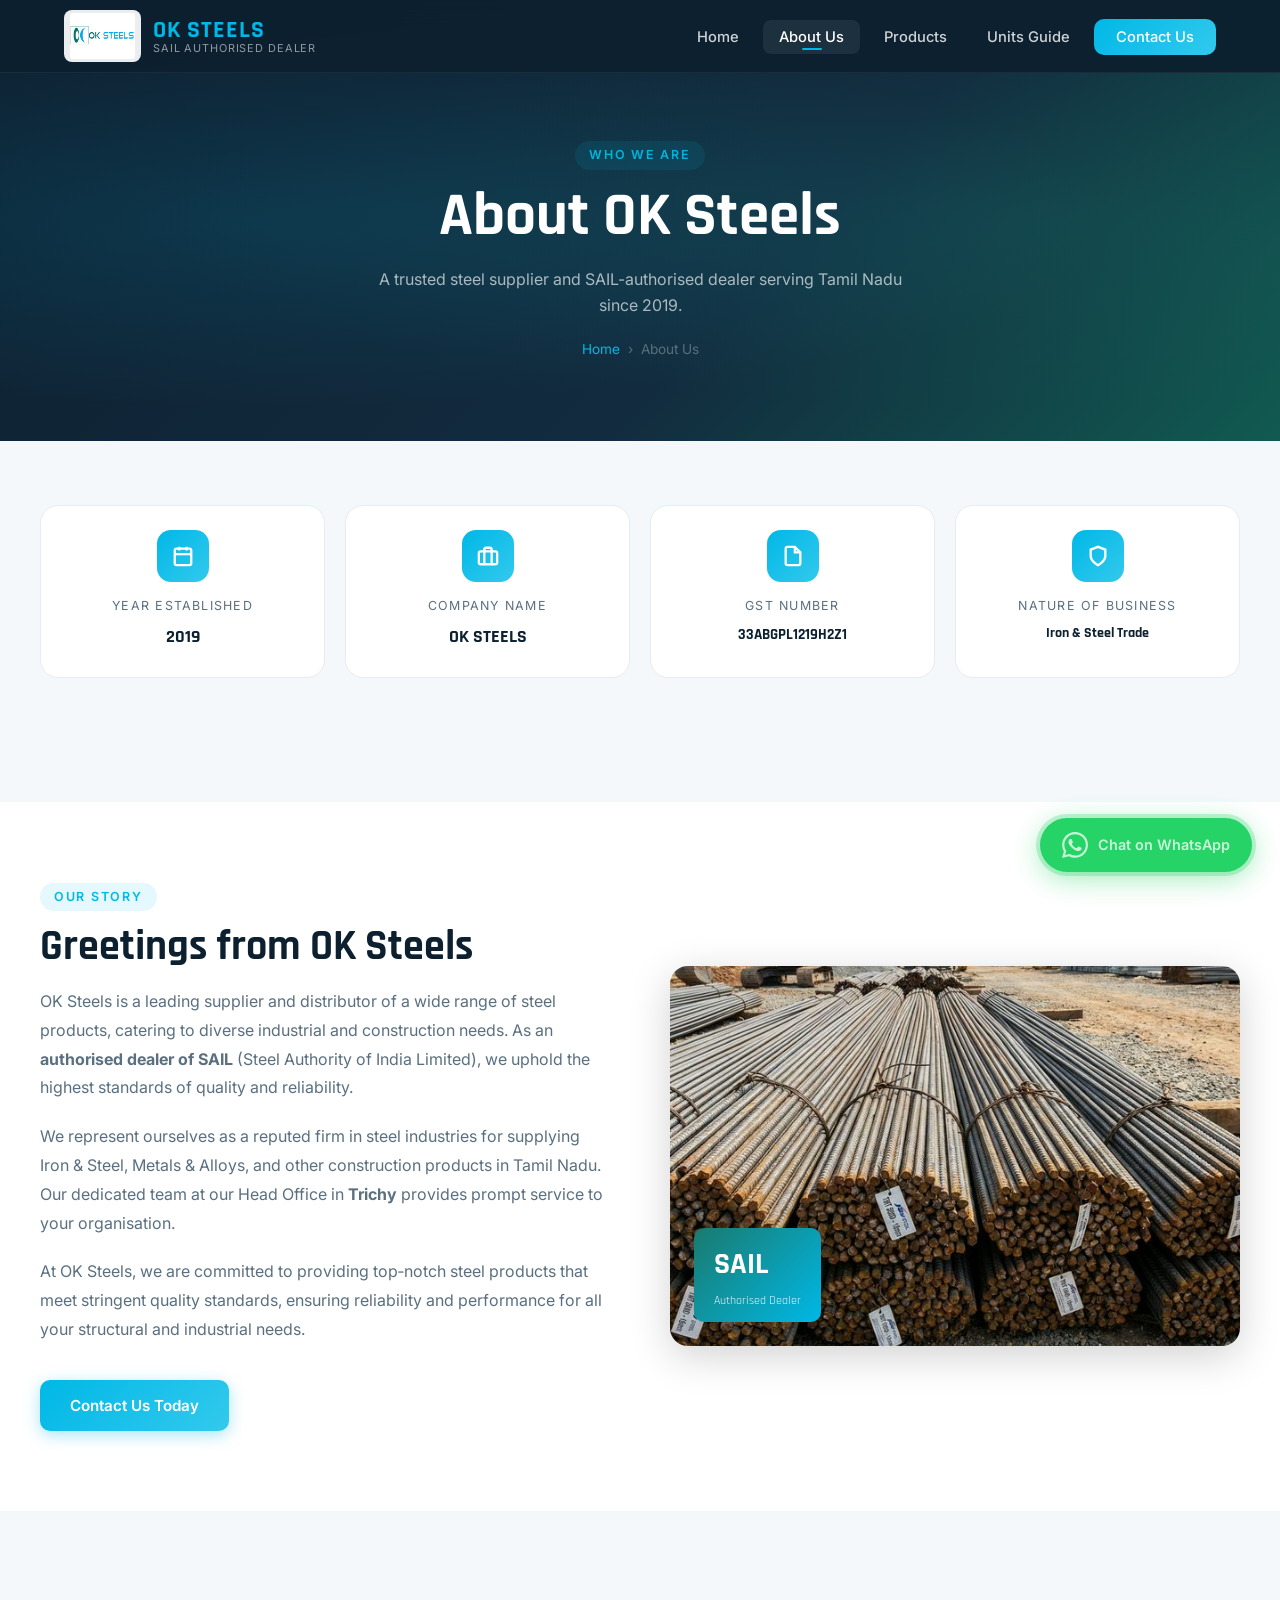
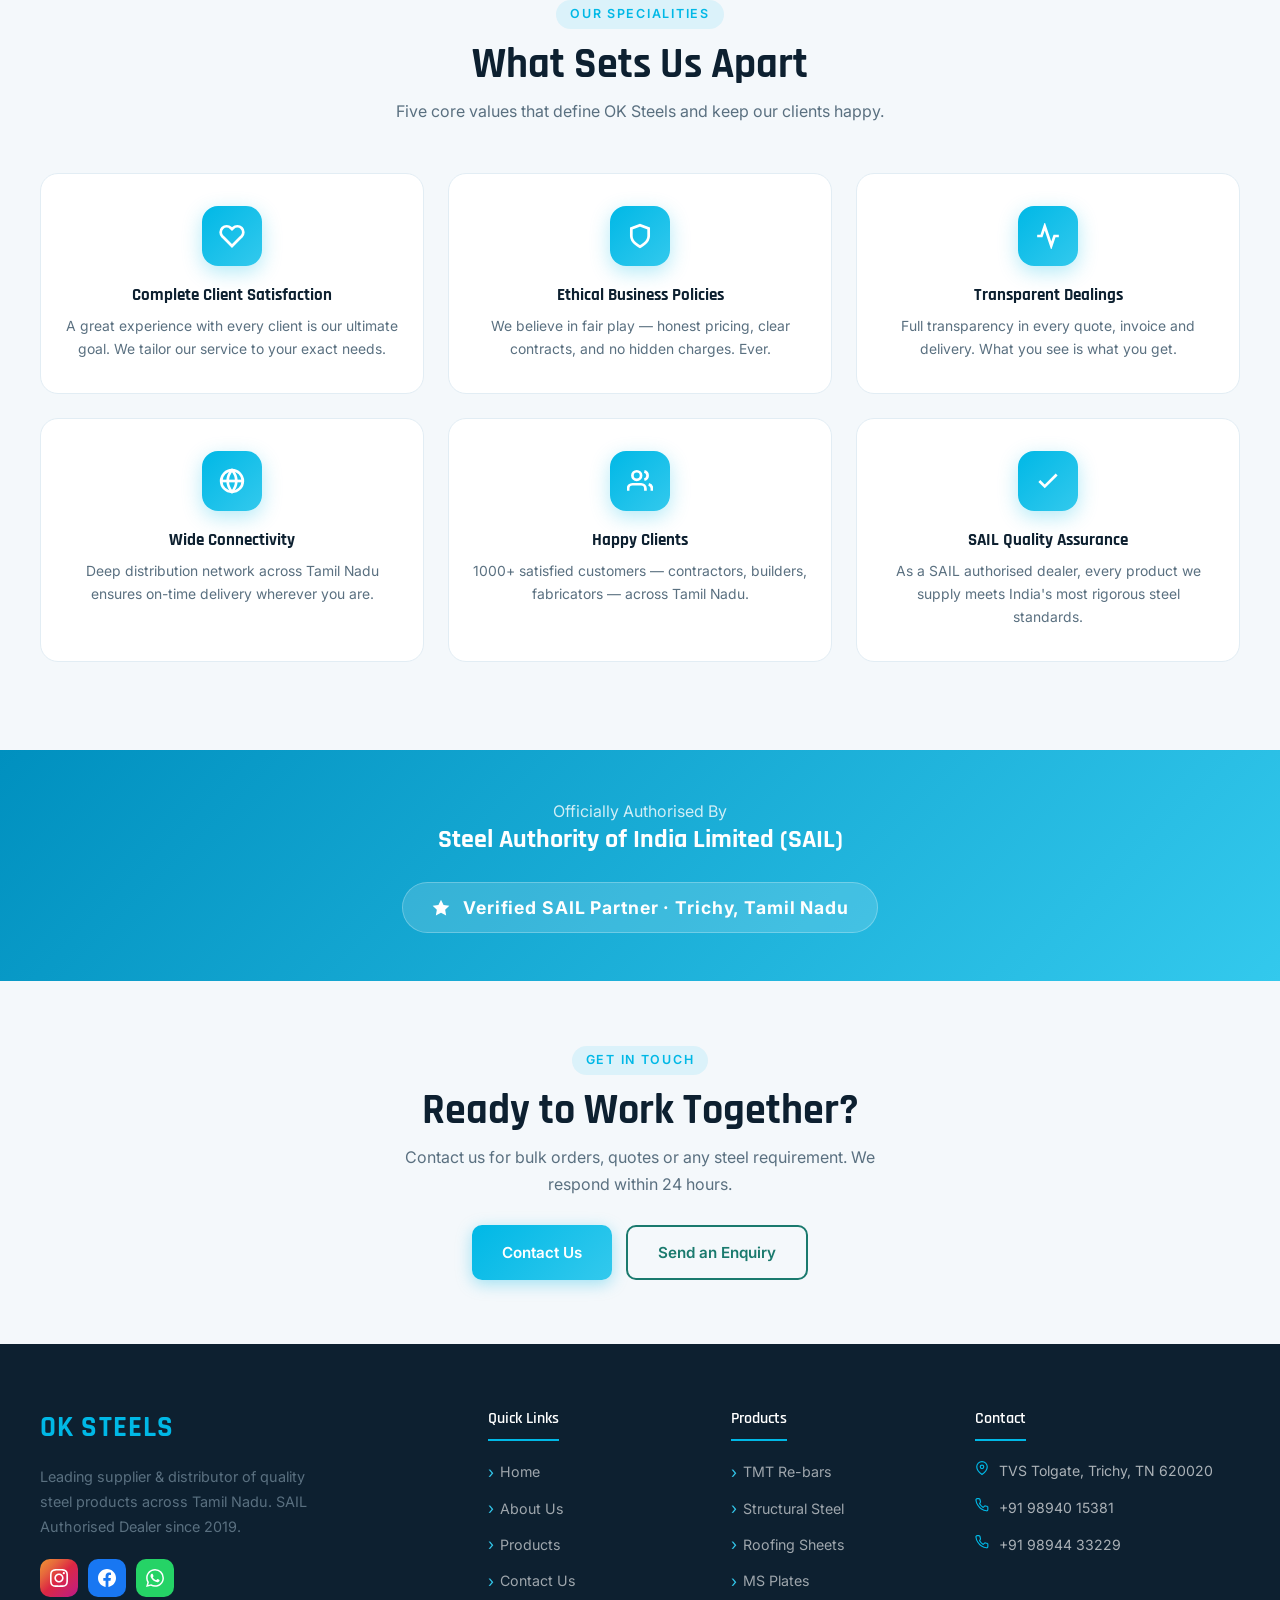
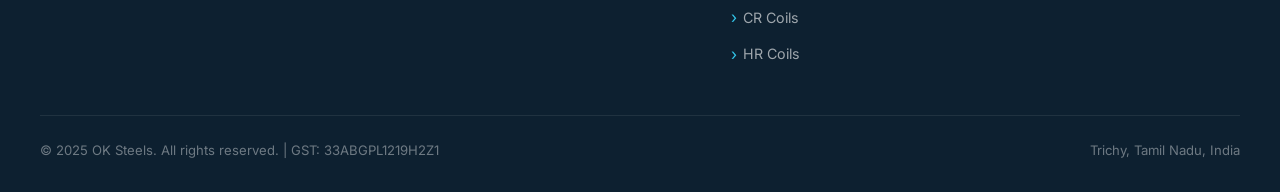
<file: about.html>
<!DOCTYPE html>
<html lang="en">

<head>
    <meta charset="UTF-8" />
    <meta name="viewport" content="width=device-width, initial-scale=1.0" />
    <title>About Us – OK Steels | Steel Supplier Trichy, Tamil Nadu Since 2019</title>
    <meta name="description"
        content="Learn about OK Steels — a SAIL-authorised steel dealer established in 2019, headquartered in Trichy. Expert in supplying Iron & Steel across Tamil Nadu." />
    <meta name="keywords"
        content="about OK Steels, steel company Trichy, SAIL dealer Tamil Nadu, GST 33ABGPL1219H2Z1" />
    <link rel="canonical" href="https://www.oksteels.in/about.html" />
    <meta property="og:title" content="About OK Steels | Steel Supplier Trichy" />
    <meta property="og:description"
        content="Established 2019. SAIL-authorised dealer. Ethical, transparent dealings across Tamil Nadu." />
    <script async src="https://www.googletagmanager.com/gtag/js?id=G-XXXXXXXXXX"></script>
    <script>window.dataLayer = window.dataLayer || []; function gtag() { dataLayer.push(arguments); } gtag('js', new Date()); gtag('config', 'G-XXXXXXXXXX');</script>
    <link rel="stylesheet" href="assets/css/style.css" />
</head>

<body>

    <nav class="navbar" role="navigation" aria-label="Main navigation">
        <div class="nav-inner">
            <a href="index.html" class="nav-logo" aria-label="OK Steels Home">
                <img src="assets/images/logo.png" alt="OK Steels Logo" onerror="this.style.display='none'" />
                <div class="nav-logo-text"><span class="brand">OK STEELS</span><span class="tagline">SAIL Authorised
                        Dealer</span></div>
            </a>
            <ul class="nav-links" role="list">
                <li><a href="index.html">Home</a></li>
                <li><a href="about.html" class="active">About Us</a></li>
                <li><a href="products.html">Products</a></li>
                <li><a href="units.html">Units Guide</a></li>
                <li><a href="contact.html" class="nav-cta">Contact Us</a></li>
            </ul>
            <button class="hamburger" aria-label="Toggle menu"><span></span><span></span><span></span></button>
        </div>
    </nav>

    <header class="page-hero" role="banner">
        <span class="section-label">Who We Are</span>
        <h1>About OK Steels</h1>
        <p>A trusted steel supplier and SAIL-authorised dealer serving Tamil Nadu since 2019.</p>
        <nav class="breadcrumb" aria-label="Breadcrumb">
            <a href="index.html">Home</a><span aria-hidden="true">›</span><span aria-current="page">About Us</span>
        </nav>
    </header>

    <section style="background:var(--gray-bg);padding:64px 24px;" aria-labelledby="company-info-heading">
        <div class="container">
            <div class="company-info-grid">
                <div class="info-card reveal reveal-delay-1">
                    <div class="icon-wrap" aria-hidden="true"><svg xmlns="http://www.w3.org/2000/svg" width="22"
                            height="22" viewBox="0 0 24 24" fill="none" stroke="currentColor" stroke-width="2.5">
                            <rect x="3" y="4" width="18" height="18" rx="2" />
                            <line x1="16" y1="2" x2="16" y2="6" />
                            <line x1="8" y1="2" x2="8" y2="6" />
                            <line x1="3" y1="10" x2="21" y2="10" />
                        </svg></div>
                    <div class="info-label">Year Established</div>
                    <div class="info-value">2019</div>
                </div>
                <div class="info-card reveal reveal-delay-2">
                    <div class="icon-wrap" aria-hidden="true"><svg xmlns="http://www.w3.org/2000/svg" width="22"
                            height="22" viewBox="0 0 24 24" fill="none" stroke="currentColor" stroke-width="2.5">
                            <rect x="2" y="7" width="20" height="14" rx="2" />
                            <path d="M16 21V5a2 2 0 0 0-2-2h-4a2 2 0 0 0-2 2v16" />
                        </svg></div>
                    <div class="info-label">Company Name</div>
                    <div class="info-value">OK STEELS</div>
                </div>
                <div class="info-card reveal reveal-delay-3">
                    <div class="icon-wrap" aria-hidden="true"><svg xmlns="http://www.w3.org/2000/svg" width="22"
                            height="22" viewBox="0 0 24 24" fill="none" stroke="currentColor" stroke-width="2.5">
                            <path d="M14 2H6a2 2 0 0 0-2 2v16a2 2 0 0 0 2 2h12a2 2 0 0 0 2-2V8z" />
                            <polyline points="14 2 14 8 20 8" />
                        </svg></div>
                    <div class="info-label">GST Number</div>
                    <div class="info-value" style="font-size:0.95rem">33ABGPL1219H2Z1</div>
                </div>
                <div class="info-card reveal reveal-delay-4">
                    <div class="icon-wrap" aria-hidden="true"><svg xmlns="http://www.w3.org/2000/svg" width="22"
                            height="22" viewBox="0 0 24 24" fill="none" stroke="currentColor" stroke-width="2.5">
                            <path d="M12 22s8-4 8-10V5l-8-3-8 3v7c0 6 8 10 8 10z" />
                        </svg></div>
                    <div class="info-label">Nature of Business</div>
                    <div class="info-value" style="font-size:0.9rem">Iron &amp; Steel Trade</div>
                </div>
            </div>
        </div>
    </section>

    <section style="padding:80px 24px;" aria-labelledby="story-heading">
        <div class="container">
            <div class="about-grid">
                <div class="about-content reveal">
                    <span class="section-label">Our Story</span>
                    <h2 id="story-heading" style="color:var(--navy);text-align:left;margin-bottom:16px">Greetings from
                        OK Steels</h2>
                    <p>OK Steels is a leading supplier and distributor of a wide range of steel products, catering to
                        diverse industrial and construction needs. As an <strong>authorised dealer of SAIL</strong>
                        (Steel Authority of India Limited), we uphold the highest standards of quality and reliability.
                    </p>
                    <p>We represent ourselves as a reputed firm in steel industries for supplying Iron &amp; Steel,
                        Metals &amp; Alloys, and other construction products in Tamil Nadu. Our dedicated team at our
                        Head Office in <strong>Trichy</strong> provides prompt service to your organisation.</p>
                    <p>At OK Steels, we are committed to providing top‑notch steel products that meet stringent quality
                        standards, ensuring reliability and performance for all your structural and industrial needs.
                    </p>
                    <a href="contact.html" class="btn btn-primary" style="margin-top:16px">Contact Us Today</a>
                </div>
                <div class="about-img-wrap reveal reveal-delay-2">
                    <img src="assets/images/tmt-rebars.png" alt="OK Steels TMT rebars in Trichy" loading="lazy" />
                    <div class="about-badge">
                        <div class="big">SAIL</div>
                        <div class="small">Authorised Dealer</div>
                    </div>
                </div>
            </div>
        </div>
    </section>

    <section class="specialities-section" aria-labelledby="spec2-heading">
        <div class="container">
            <div class="section-center reveal">
                <span class="section-label">Our Specialities</span>
                <h2 class="section-title" id="spec2-heading">What Sets Us Apart</h2>
                <p class="section-subtitle">Five core values that define OK Steels and keep our clients happy.</p>
            </div>
            <div class="spec-grid">
                <div class="spec-card reveal reveal-delay-1">
                    <div class="spec-icon" aria-hidden="true"><svg xmlns="http://www.w3.org/2000/svg" width="26"
                            height="26" viewBox="0 0 24 24" fill="none" stroke="currentColor" stroke-width="2.5">
                            <path
                                d="M20.84 4.61a5.5 5.5 0 0 0-7.78 0L12 5.67l-1.06-1.06a5.5 5.5 0 0 0-7.78 7.78l1.06 1.06L12 21.23l7.78-7.78 1.06-1.06a5.5 5.5 0 0 0 0-7.78z" />
                        </svg></div>
                    <h3>Complete Client Satisfaction</h3>
                    <p>A great experience with every client is our ultimate goal. We tailor our service to your exact
                        needs.</p>
                </div>
                <div class="spec-card reveal reveal-delay-2">
                    <div class="spec-icon" aria-hidden="true"><svg xmlns="http://www.w3.org/2000/svg" width="26"
                            height="26" viewBox="0 0 24 24" fill="none" stroke="currentColor" stroke-width="2.5">
                            <path d="M12 22s8-4 8-10V5l-8-3-8 3v7c0 6 8 10 8 10z" />
                        </svg></div>
                    <h3>Ethical Business Policies</h3>
                    <p>We believe in fair play — honest pricing, clear contracts, and no hidden charges. Ever.</p>
                </div>
                <div class="spec-card reveal reveal-delay-3">
                    <div class="spec-icon" aria-hidden="true"><svg xmlns="http://www.w3.org/2000/svg" width="26"
                            height="26" viewBox="0 0 24 24" fill="none" stroke="currentColor" stroke-width="2.5">
                            <polyline points="22 12 18 12 15 21 9 3 6 12 2 12" />
                        </svg></div>
                    <h3>Transparent Dealings</h3>
                    <p>Full transparency in every quote, invoice and delivery. What you see is what you get.</p>
                </div>
                <div class="spec-card reveal reveal-delay-1">
                    <div class="spec-icon" aria-hidden="true"><svg xmlns="http://www.w3.org/2000/svg" width="26"
                            height="26" viewBox="0 0 24 24" fill="none" stroke="currentColor" stroke-width="2.5">
                            <circle cx="12" cy="12" r="10" />
                            <line x1="2" y1="12" x2="22" y2="12" />
                            <path
                                d="M12 2a15.3 15.3 0 0 1 4 10 15.3 15.3 0 0 1-4 10 15.3 15.3 0 0 1-4-10 15.3 15.3 0 0 1 4-10z" />
                        </svg></div>
                    <h3>Wide Connectivity</h3>
                    <p>Deep distribution network across Tamil Nadu ensures on-time delivery wherever you are.</p>
                </div>
                <div class="spec-card reveal reveal-delay-2">
                    <div class="spec-icon" aria-hidden="true"><svg xmlns="http://www.w3.org/2000/svg" width="26"
                            height="26" viewBox="0 0 24 24" fill="none" stroke="currentColor" stroke-width="2.5">
                            <path d="M17 21v-2a4 4 0 0 0-4-4H5a4 4 0 0 0-4 4v2" />
                            <circle cx="9" cy="7" r="4" />
                            <path d="M23 21v-2a4 4 0 0 0-3-3.87" />
                            <path d="M16 3.13a4 4 0 0 1 0 7.75" />
                        </svg></div>
                    <h3>Happy Clients</h3>
                    <p>1000+ satisfied customers — contractors, builders, fabricators — across Tamil Nadu.</p>
                </div>
                <div class="spec-card reveal reveal-delay-3">
                    <div class="spec-icon" aria-hidden="true"><svg xmlns="http://www.w3.org/2000/svg" width="26"
                            height="26" viewBox="0 0 24 24" fill="none" stroke="currentColor" stroke-width="2.5">
                            <polyline points="20 6 9 17 4 12" />
                        </svg></div>
                    <h3>SAIL Quality Assurance</h3>
                    <p>As a SAIL authorised dealer, every product we supply meets India's most rigorous steel standards.
                    </p>
                </div>
            </div>
        </div>
    </section>

    <div class="sail-banner" role="complementary">
        <p>Officially Authorised By</p>
        <h3>Steel Authority of India Limited (SAIL)</h3>
        <div class="sail-emblem" aria-hidden="true">
            <svg xmlns="http://www.w3.org/2000/svg" width="20" height="20" viewBox="0 0 24 24" fill="currentColor">
                <path
                    d="M12 2L15.09 8.26L22 9.27L17 14.14L18.18 21.02L12 17.77L5.82 21.02L7 14.14L2 9.27L8.91 8.26L12 2Z" />
            </svg>
            Verified SAIL Partner · Trichy, Tamil Nadu
        </div>
    </div>

    <section style="background:var(--gray-bg);padding:64px 24px;text-align:center;">
        <div class="container">
            <div class="reveal">
                <span class="section-label">Get in Touch</span>
                <h2 class="section-title">Ready to Work Together?</h2>
                <p style="max-width:500px;margin:0 auto 28px">Contact us for bulk orders, quotes or any steel
                    requirement. We respond within 24 hours.</p>
                <div style="display:flex;gap:14px;justify-content:center;flex-wrap:wrap">
                    <a href="contact.html" class="btn btn-primary">Contact Us</a>
                    <a href="index.html#enquiry" class="btn btn-outline"
                        style="border-color:var(--teal);color:var(--teal)">Send an Enquiry</a>
                </div>
            </div>
        </div>
    </section>

    <footer class="footer" role="contentinfo">
        <div class="footer-grid">
            <div class="footer-brand">
                <div
                    style="font-family:'Rajdhani',sans-serif;font-size:1.8rem;font-weight:700;color:#00b8e6;margin-bottom:12px;letter-spacing:.04em">
                    OK STEELS</div>
                <p>Leading supplier &amp; distributor of quality steel products across Tamil Nadu. SAIL Authorised
                    Dealer since 2019.</p>
                <div class="footer-social" aria-label="Social media links">
                    <a href="https://www.instagram.com/oksteels19" target="_blank" rel="noopener noreferrer"
                        class="social-btn instagram" aria-label="Instagram"><svg xmlns="http://www.w3.org/2000/svg"
                            width="18" height="18" viewBox="0 0 24 24" fill="currentColor">
                            <path
                                d="M12 2.163c3.204 0 3.584.012 4.85.07 3.252.148 4.771 1.691 4.919 4.919.058 1.265.069 1.645.069 4.849 0 3.205-.012 3.584-.069 4.849-.149 3.225-1.664 4.771-4.919 4.919-1.266.058-1.644.07-4.85.07-3.204 0-3.584-.012-4.849-.07-3.26-.149-4.771-1.699-4.919-4.92-.058-1.265-.07-1.644-.07-4.849 0-3.204.013-3.583.07-4.849.149-3.227 1.664-4.771 4.919-4.919 1.266-.057 1.645-.069 4.849-.069zm0-2.163c-3.259 0-3.667.014-4.947.072-4.358.2-6.78 2.618-6.98 6.98-.059 1.281-.073 1.689-.073 4.948 0 3.259.014 3.668.072 4.948.2 4.358 2.618 6.78 6.98 6.98 1.281.058 1.689.072 4.948.072 3.259 0 3.668-.014 4.948-.072 4.354-.2 6.782-2.618 6.979-6.98.059-1.28.073-1.689.073-4.948 0-3.259-.014-3.667-.072-4.947-.196-4.354-2.617-6.78-6.979-6.98-1.281-.059-1.69-.073-4.949-.073zm0 5.838c-3.403 0-6.162 2.759-6.162 6.162s2.759 6.163 6.162 6.163 6.162-2.759 6.162-6.163c0-3.403-2.759-6.162-6.162-6.162zm0 10.162c-2.209 0-4-1.79-4-4 0-2.209 1.791-4 4-4s4 1.791 4 4c0 2.21-1.791 4-4 4zm6.406-11.845c-.796 0-1.441.645-1.441 1.44s.645 1.44 1.441 1.44c.795 0 1.439-.645 1.439-1.44s-.644-1.44-1.439-1.44z" />
                        </svg></a>
                    <a href="https://www.facebook.com/profile.php?id=100066758350912" target="_blank"
                        rel="noopener noreferrer" class="social-btn facebook" aria-label="Facebook"><svg
                            xmlns="http://www.w3.org/2000/svg" width="18" height="18" viewBox="0 0 24 24"
                            fill="currentColor">
                            <path
                                d="M24 12.073c0-6.627-5.373-12-12-12s-12 5.373-12 12c0 5.99 4.388 10.954 10.125 11.854v-8.385H7.078v-3.47h3.047V9.43c0-3.007 1.792-4.669 4.533-4.669 1.312 0 2.686.235 2.686.235v2.953H15.83c-1.491 0-1.956.925-1.956 1.874v2.25h3.328l-.532 3.47h-2.796v8.385C19.612 23.027 24 18.062 24 12.073z" />
                        </svg></a>
                    <a href="https://wa.me/919894433229" target="_blank" rel="noopener noreferrer"
                        class="social-btn whatsapp" aria-label="WhatsApp"><svg xmlns="http://www.w3.org/2000/svg"
                            width="18" height="18" viewBox="0 0 24 24" fill="currentColor">
                            <path
                                d="M17.472 14.382c-.297-.149-1.758-.867-2.03-.967-.273-.099-.471-.148-.67.15-.197.297-.767.966-.94 1.164-.173.199-.347.223-.644.075-.297-.15-1.255-.463-2.39-1.475-.883-.788-1.48-1.761-1.653-2.059-.173-.297-.018-.458.13-.606.134-.133.298-.347.446-.52.149-.174.198-.298.298-.497.099-.198.05-.371-.025-.52-.075-.149-.669-1.612-.916-2.207-.242-.579-.487-.5-.669-.51-.173-.008-.371-.01-.57-.01-.198 0-.52.074-.792.372-.272.297-1.04 1.016-1.04 2.479 0 1.462 1.065 2.875 1.213 3.074.149.198 2.096 3.2 5.077 4.487.709.306 1.262.489 1.694.625.712.227 1.36.195 1.871.118.571-.085 1.758-.719 2.006-1.413.248-.694.248-1.289.173-1.413-.074-.124-.272-.198-.57-.347m-5.421 7.403h-.004a9.87 9.87 0 0 1-5.031-1.378l-.361-.214-3.741.982.998-3.648-.235-.374a9.86 9.86 0 0 1-1.51-5.26c.001-5.45 4.436-9.884 9.888-9.884 2.64 0 5.122 1.03 6.988 2.898a9.825 9.825 0 0 1 2.893 6.994c-.003 5.45-4.437 9.884-9.885 9.884m8.413-18.297A11.815 11.815 0 0 0 12.05 0C5.495 0 .16 5.335.157 11.892c0 2.096.547 4.142 1.588 5.945L.057 24l6.305-1.654a11.882 11.882 0 0 0 5.683 1.448h.005c6.554 0 11.89-5.335 11.893-11.893a11.821 11.821 0 0 0-3.48-8.413Z" />
                        </svg></a>
                </div>
            </div>
            <div class="footer-col">
                <h4>Quick Links</h4>
                <ul class="footer-links">
                    <li><a href="index.html">Home</a></li>
                    <li><a href="about.html">About Us</a></li>
                    <li><a href="products.html">Products</a></li>
                    <li><a href="contact.html">Contact Us</a></li>
                </ul>
            </div>
            <div class="footer-col">
                <h4>Products</h4>
                <ul class="footer-links">
                    <li><a href="products.html#tmt">TMT Re-bars</a></li>
                    <li><a href="products.html#structural">Structural Steel</a></li>
                    <li><a href="products.html#roofing">Roofing Sheets</a></li>
                    <li><a href="products.html#plates">MS Plates</a></li>
                    <li><a href="products.html#cr">CR Coils</a></li>
                    <li><a href="products.html#hr">HR Coils</a></li>
                </ul>
            </div>
            <div class="footer-col">
                <h4>Contact</h4>
                <div class="footer-contact-list">
                    <div class="footer-contact-item"><svg xmlns="http://www.w3.org/2000/svg" width="14" height="14"
                            viewBox="0 0 24 24" fill="none" stroke="currentColor" stroke-width="2">
                            <path d="M21 10c0 7-9 13-9 13s-9-6-9-13a9 9 0 0 1 18 0z" />
                            <circle cx="12" cy="10" r="3" />
                        </svg><span>TVS Tolgate, Trichy, TN 620020</span></div>
                    <div class="footer-contact-item"><svg xmlns="http://www.w3.org/2000/svg" width="14" height="14"
                            viewBox="0 0 24 24" fill="none" stroke="currentColor" stroke-width="2">
                            <path
                                d="M22 16.92v3a2 2 0 0 1-2.18 2 19.79 19.79 0 0 1-8.63-3.07A19.5 19.5 0 0 1 4.69 12a19.79 19.79 0 0 1-3.07-8.67A2 2 0 0 1 3.6 1.2h3a2 2 0 0 1 2 1.72 12.84 12.84 0 0 0 .7 2.81 2 2 0 0 1-.45 2.11L7.91 9.91a16 16 0 0 0 6.18 6.18l1.87-1.87a2 2 0 0 1 2.11-.45 12.84 12.84 0 0 0 2.81.7A2 2 0 0 1 22 16.92z" />
                        </svg><a href="tel:+919894015381">+91 98940 15381</a></div>
                    <div class="footer-contact-item"><svg xmlns="http://www.w3.org/2000/svg" width="14" height="14"
                            viewBox="0 0 24 24" fill="none" stroke="currentColor" stroke-width="2">
                            <path
                                d="M22 16.92v3a2 2 0 0 1-2.18 2 19.79 19.79 0 0 1-8.63-3.07A19.5 19.5 0 0 1 4.69 12a19.79 19.79 0 0 1-3.07-8.67A2 2 0 0 1 3.6 1.2h3a2 2 0 0 1 2 1.72 12.84 12.84 0 0 0 .7 2.81 2 2 0 0 1-.45 2.11L7.91 9.91a16 16 0 0 0 6.18 6.18l1.87-1.87a2 2 0 0 1 2.11-.45 12.84 12.84 0 0 0 2.81.7A2 2 0 0 1 22 16.92z" />
                        </svg><a href="tel:+919894433229">+91 98944 33229</a></div>
                </div>
            </div>
        </div>
        <div class="footer-bottom"><span>© 2025 OK Steels. All rights reserved. | GST:
                33ABGPL1219H2Z1</span><span>Trichy, Tamil Nadu, India</span></div>
    </footer>

    <a href="https://wa.me/919894433229" target="_blank" rel="noopener noreferrer" class="whatsapp-fab"
        aria-label="Chat with OK Steels on WhatsApp">
        <svg xmlns="http://www.w3.org/2000/svg" width="26" height="26" viewBox="0 0 24 24" fill="white"
            aria-hidden="true">
            <path
                d="M17.472 14.382c-.297-.149-1.758-.867-2.03-.967-.273-.099-.471-.148-.67.15-.197.297-.767.966-.94 1.164-.173.199-.347.223-.644.075-.297-.15-1.255-.463-2.39-1.475-.883-.788-1.48-1.761-1.653-2.059-.173-.297-.018-.458.13-.606.134-.133.298-.347.446-.52.149-.174.198-.298.298-.497.099-.198.05-.371-.025-.52-.075-.149-.669-1.612-.916-2.207-.242-.579-.487-.5-.669-.51-.173-.008-.371-.01-.57-.01-.198 0-.52.074-.792.372-.272.297-1.04 1.016-1.04 2.479 0 1.462 1.065 2.875 1.213 3.074.149.198 2.096 3.2 5.077 4.487.709.306 1.262.489 1.694.625.712.227 1.36.195 1.871.118.571-.085 1.758-.719 2.006-1.413.248-.694.248-1.289.173-1.413-.074-.124-.272-.198-.57-.347m-5.421 7.403h-.004a9.87 9.87 0 0 1-5.031-1.378l-.361-.214-3.741.982.998-3.648-.235-.374a9.86 9.86 0 0 1-1.51-5.26c.001-5.45 4.436-9.884 9.888-9.884 2.64 0 5.122 1.03 6.988 2.898a9.825 9.825 0 0 1 2.893 6.994c-.003 5.45-4.437 9.884-9.885 9.884m8.413-18.297A11.815 11.815 0 0 0 12.05 0C5.495 0 .16 5.335.157 11.892c0 2.096.547 4.142 1.588 5.945L.057 24l6.305-1.654a11.882 11.882 0 0 0 5.683 1.448h.005c6.554 0 11.89-5.335 11.893-11.893a11.821 11.821 0 0 0-3.48-8.413Z" />
        </svg>
        <span class="fab-text">Chat on WhatsApp</span>
    </a>

    <script src="assets/js/main.js"></script>
</body>

</html>
</file>
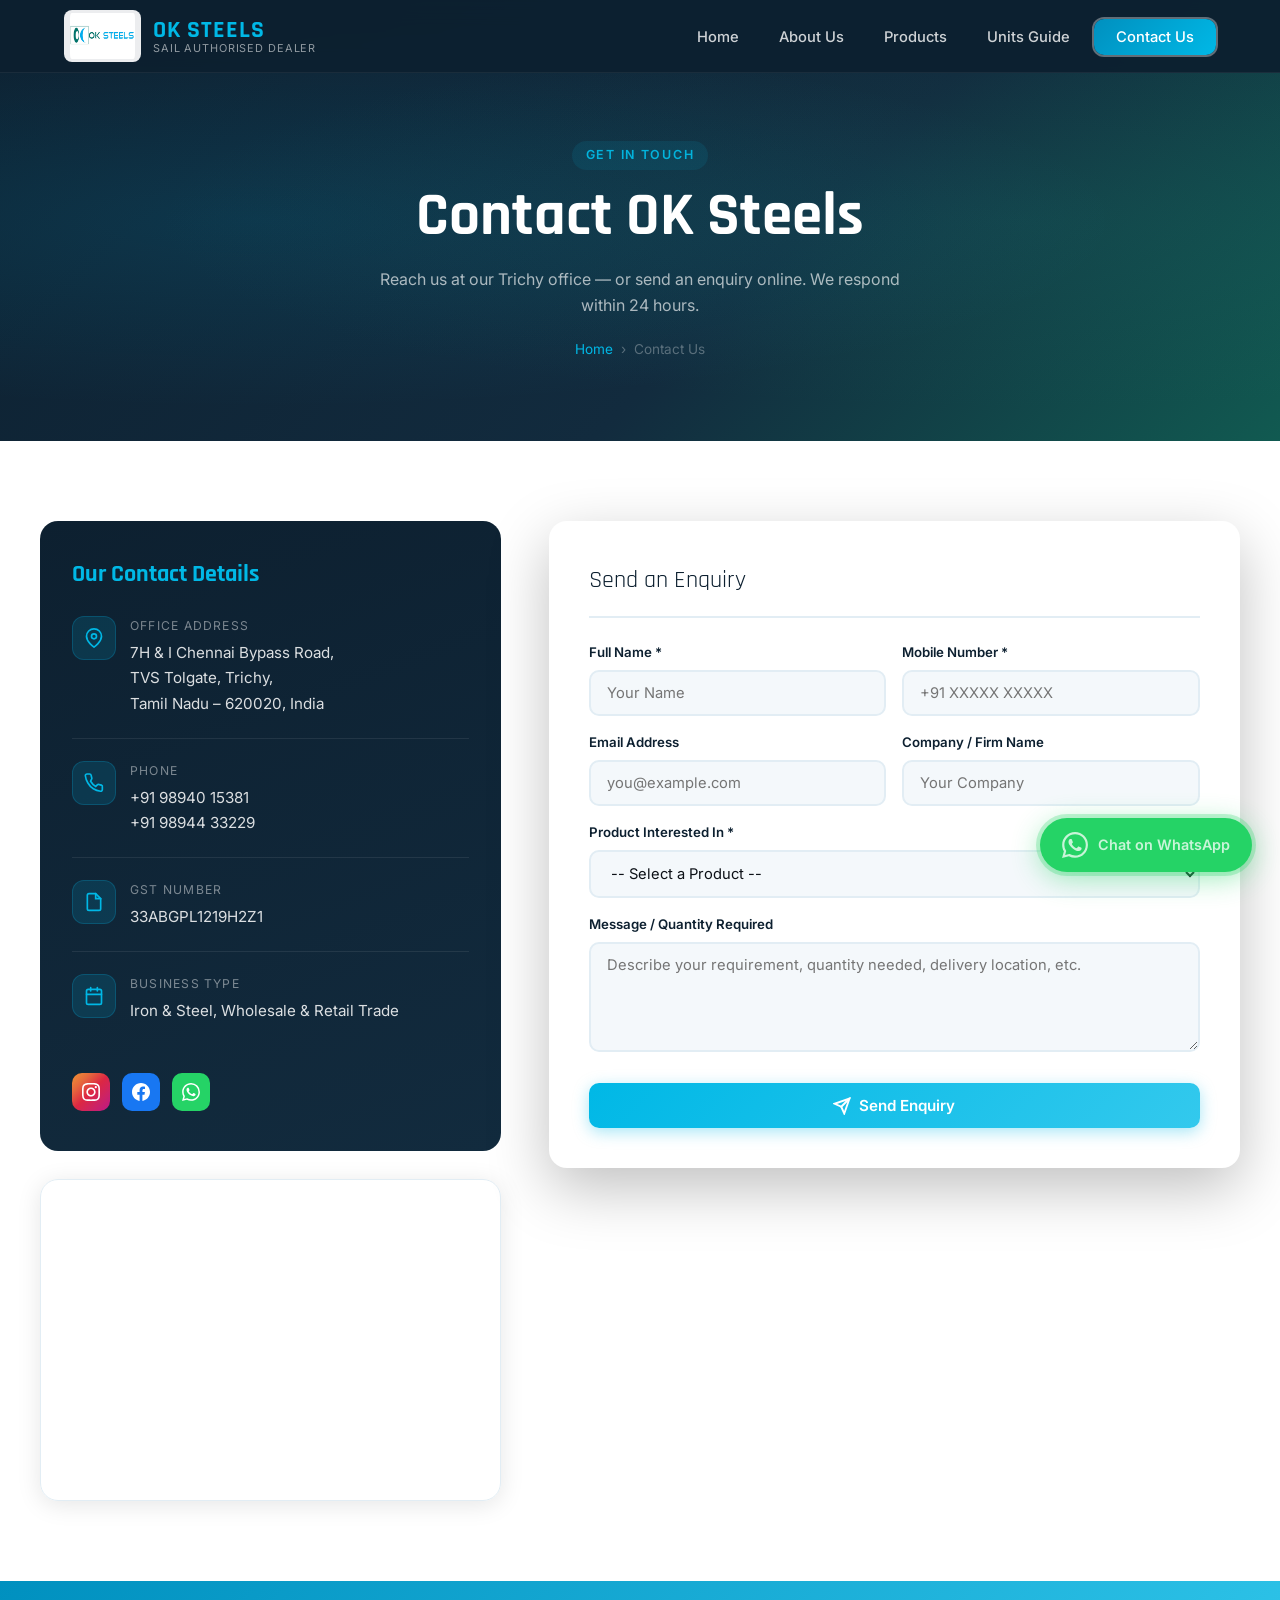
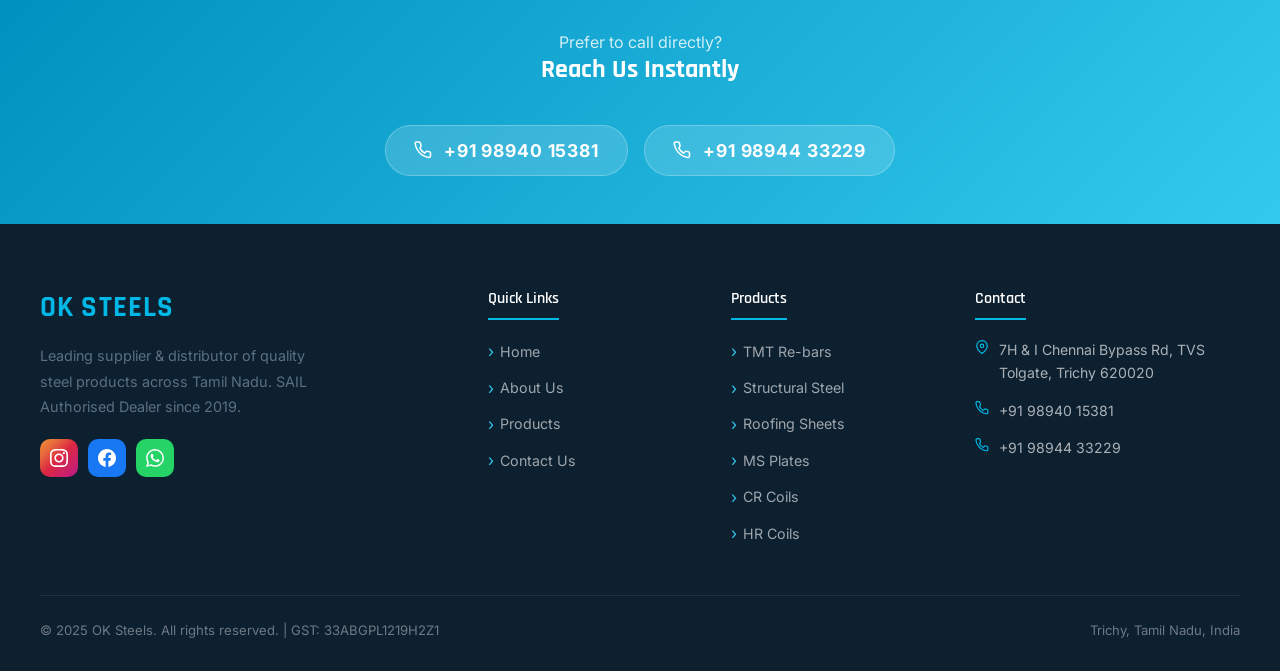
<file: contact.html>
<!DOCTYPE html>
<html lang="en">

<head>
    <meta charset="UTF-8" />
    <meta name="viewport" content="width=device-width, initial-scale=1.0" />
    <title>Contact Us – OK Steels | Steel Supplier Trichy, Tamil Nadu</title>
    <meta name="description"
        content="Contact OK Steels in Trichy, Tamil Nadu. Address: 7H & I Chennai Bypass Rd, TVS Tolgate. Call: +91 98940 15381 or +91 98944 33229. Send us an enquiry." />
    <meta name="keywords"
        content="contact OK Steels, steel supplier contact Trichy, phone number OK Steels, address OK Steels Tamil Nadu" />
    <link rel="canonical" href="https://www.oksteels.in/contact.html" />
    <meta property="og:title" content="Contact OK Steels | Steel Supplier Trichy" />
    <meta property="og:description"
        content="Call +91 98940 15381 or visit us at TVS Tolgate, Trichy. Send an online enquiry for steel products." />
    <script async src="https://www.googletagmanager.com/gtag/js?id=G-XXXXXXXXXX"></script>
    <script>window.dataLayer = window.dataLayer || []; function gtag() { dataLayer.push(arguments); } gtag('js', new Date()); gtag('config', 'G-XXXXXXXXXX');</script>
    <link rel="stylesheet" href="assets/css/style.css" />
</head>

<body>

    <nav class="navbar" role="navigation" aria-label="Main navigation">
        <div class="nav-inner">
            <a href="index.html" class="nav-logo" aria-label="OK Steels Home">
                <img src="assets/images/logo.png" alt="OK Steels Logo" onerror="this.style.display='none'" />
                <div class="nav-logo-text"><span class="brand">OK STEELS</span><span class="tagline">SAIL Authorised
                        Dealer</span></div>
            </a>
            <ul class="nav-links" role="list">
                <li><a href="index.html">Home</a></li>
                <li><a href="about.html">About Us</a></li>
                <li><a href="products.html">Products</a></li>
                <li><a href="units.html">Units Guide</a></li>
                <li><a href="contact.html" class="nav-cta active">Contact Us</a></li>
            </ul>
            <button class="hamburger" aria-label="Toggle menu"><span></span><span></span><span></span></button>
        </div>
    </nav>

    <header class="page-hero" role="banner">
        <span class="section-label">Get In Touch</span>
        <h1>Contact OK Steels</h1>
        <p>Reach us at our Trichy office — or send an enquiry online. We respond within 24 hours.</p>
        <nav class="breadcrumb" aria-label="Breadcrumb">
            <a href="index.html">Home</a><span aria-hidden="true">›</span><span aria-current="page">Contact Us</span>
        </nav>
    </header>

    <!-- CONTACT + FORM -->
    <section style="padding:80px 24px;" aria-labelledby="contact-heading">
        <div class="container">
            <div class="contact-page-grid">

                <!-- Left: Details + Map -->
                <div>
                    <div class="contact-details-card reveal">
                        <h3 id="contact-heading">Our Contact Details</h3>

                        <div class="contact-detail-row">
                            <div class="cd-icon" aria-hidden="true">
                                <svg xmlns="http://www.w3.org/2000/svg" width="20" height="20" viewBox="0 0 24 24"
                                    fill="none" stroke="currentColor" stroke-width="2" stroke-linecap="round">
                                    <path d="M21 10c0 7-9 13-9 13s-9-6-9-13a9 9 0 0 1 18 0z" />
                                    <circle cx="12" cy="10" r="3" />
                                </svg>
                            </div>
                            <div>
                                <div class="cd-label">Office Address</div>
                                <div class="cd-value">7H &amp; I Chennai Bypass Road,<br>TVS Tolgate, Trichy,<br>Tamil
                                    Nadu – 620020, India</div>
                            </div>
                        </div>

                        <div class="contact-detail-row">
                            <div class="cd-icon" aria-hidden="true">
                                <svg xmlns="http://www.w3.org/2000/svg" width="20" height="20" viewBox="0 0 24 24"
                                    fill="none" stroke="currentColor" stroke-width="2" stroke-linecap="round">
                                    <path
                                        d="M22 16.92v3a2 2 0 0 1-2.18 2 19.79 19.79 0 0 1-8.63-3.07A19.5 19.5 0 0 1 4.69 12a19.79 19.79 0 0 1-3.07-8.67A2 2 0 0 1 3.6 1.2h3a2 2 0 0 1 2 1.72 12.84 12.84 0 0 0 .7 2.81 2 2 0 0 1-.45 2.11L7.91 9.91a16 16 0 0 0 6.18 6.18l1.87-1.87a2 2 0 0 1 2.11-.45 12.84 12.84 0 0 0 2.81.7A2 2 0 0 1 22 16.92z" />
                                </svg>
                            </div>
                            <div>
                                <div class="cd-label">Phone</div>
                                <div class="cd-value">
                                    <a href="tel:+919894015381">+91 98940 15381</a><br>
                                    <a href="tel:+919894433229">+91 98944 33229</a>
                                </div>
                            </div>
                        </div>

                        <div class="contact-detail-row">
                            <div class="cd-icon" aria-hidden="true">
                                <svg xmlns="http://www.w3.org/2000/svg" width="20" height="20" viewBox="0 0 24 24"
                                    fill="none" stroke="currentColor" stroke-width="2" stroke-linecap="round">
                                    <path d="M14 2H6a2 2 0 0 0-2 2v16a2 2 0 0 0 2 2h12a2 2 0 0 0 2-2V8z" />
                                    <polyline points="14 2 14 8 20 8" />
                                </svg>
                            </div>
                            <div>
                                <div class="cd-label">GST Number</div>
                                <div class="cd-value">33ABGPL1219H2Z1</div>
                            </div>
                        </div>

                        <div class="contact-detail-row" style="border-bottom:none">
                            <div class="cd-icon" aria-hidden="true">
                                <svg xmlns="http://www.w3.org/2000/svg" width="20" height="20" viewBox="0 0 24 24"
                                    fill="none" stroke="currentColor" stroke-width="2" stroke-linecap="round">
                                    <rect x="3" y="4" width="18" height="18" rx="2" />
                                    <line x1="16" y1="2" x2="16" y2="6" />
                                    <line x1="8" y1="2" x2="8" y2="6" />
                                    <line x1="3" y1="10" x2="21" y2="10" />
                                </svg>
                            </div>
                            <div>
                                <div class="cd-label">Business Type</div>
                                <div class="cd-value">Iron &amp; Steel, Wholesale &amp; Retail Trade</div>
                            </div>
                        </div>

                        <!-- Social Links -->
                        <div class="social-links-row" aria-label="Social media">
                            <a href="https://www.instagram.com/oksteels19" target="_blank" rel="noopener noreferrer"
                                class="social-btn instagram" aria-label="Instagram">
                                <svg xmlns="http://www.w3.org/2000/svg" width="18" height="18" viewBox="0 0 24 24"
                                    fill="currentColor">
                                    <path
                                        d="M12 2.163c3.204 0 3.584.012 4.85.07 3.252.148 4.771 1.691 4.919 4.919.058 1.265.069 1.645.069 4.849 0 3.205-.012 3.584-.069 4.849-.149 3.225-1.664 4.771-4.919 4.919-1.266.058-1.644.07-4.85.07-3.204 0-3.584-.012-4.849-.07-3.26-.149-4.771-1.699-4.919-4.92-.058-1.265-.07-1.644-.07-4.849 0-3.204.013-3.583.07-4.849.149-3.227 1.664-4.771 4.919-4.919 1.266-.057 1.645-.069 4.849-.069zm0-2.163c-3.259 0-3.667.014-4.947.072-4.358.2-6.78 2.618-6.98 6.98-.059 1.281-.073 1.689-.073 4.948 0 3.259.014 3.668.072 4.948.2 4.358 2.618 6.78 6.98 6.98 1.281.058 1.689.072 4.948.072 3.259 0 3.668-.014 4.948-.072 4.354-.2 6.782-2.618 6.979-6.98.059-1.28.073-1.689.073-4.948 0-3.259-.014-3.667-.072-4.947-.196-4.354-2.617-6.78-6.979-6.98-1.281-.059-1.69-.073-4.949-.073zm0 5.838c-3.403 0-6.162 2.759-6.162 6.162s2.759 6.163 6.162 6.163 6.162-2.759 6.162-6.163c0-3.403-2.759-6.162-6.162-6.162zm0 10.162c-2.209 0-4-1.79-4-4 0-2.209 1.791-4 4-4s4 1.791 4 4c0 2.21-1.791 4-4 4zm6.406-11.845c-.796 0-1.441.645-1.441 1.44s.645 1.44 1.441 1.44c.795 0 1.439-.645 1.439-1.44s-.644-1.44-1.439-1.44z" />
                                </svg>
                            </a>
                            <a href="https://www.facebook.com/profile.php?id=100066758350912&mibextid=LQQJ4d"
                                target="_blank" rel="noopener noreferrer" class="social-btn facebook"
                                aria-label="Facebook">
                                <svg xmlns="http://www.w3.org/2000/svg" width="18" height="18" viewBox="0 0 24 24"
                                    fill="currentColor">
                                    <path
                                        d="M24 12.073c0-6.627-5.373-12-12-12s-12 5.373-12 12c0 5.99 4.388 10.954 10.125 11.854v-8.385H7.078v-3.47h3.047V9.43c0-3.007 1.792-4.669 4.533-4.669 1.312 0 2.686.235 2.686.235v2.953H15.83c-1.491 0-1.956.925-1.956 1.874v2.25h3.328l-.532 3.47h-2.796v8.385C19.612 23.027 24 18.062 24 12.073z" />
                                </svg>
                            </a>
                            <a href="https://wa.me/919894433229" target="_blank" rel="noopener noreferrer"
                                class="social-btn whatsapp" aria-label="WhatsApp">
                                <svg xmlns="http://www.w3.org/2000/svg" width="18" height="18" viewBox="0 0 24 24"
                                    fill="currentColor">
                                    <path
                                        d="M17.472 14.382c-.297-.149-1.758-.867-2.03-.967-.273-.099-.471-.148-.67.15-.197.297-.767.966-.94 1.164-.173.199-.347.223-.644.075-.297-.15-1.255-.463-2.39-1.475-.883-.788-1.48-1.761-1.653-2.059-.173-.297-.018-.458.13-.606.134-.133.298-.347.446-.52.149-.174.198-.298.298-.497.099-.198.05-.371-.025-.52-.075-.149-.669-1.612-.916-2.207-.242-.579-.487-.5-.669-.51-.173-.008-.371-.01-.57-.01-.198 0-.52.074-.792.372-.272.297-1.04 1.016-1.04 2.479 0 1.462 1.065 2.875 1.213 3.074.149.198 2.096 3.2 5.077 4.487.709.306 1.262.489 1.694.625.712.227 1.36.195 1.871.118.571-.085 1.758-.719 2.006-1.413.248-.694.248-1.289.173-1.413-.074-.124-.272-.198-.57-.347m-5.421 7.403h-.004a9.87 9.87 0 0 1-5.031-1.378l-.361-.214-3.741.982.998-3.648-.235-.374a9.86 9.86 0 0 1-1.51-5.26c.001-5.45 4.436-9.884 9.888-9.884 2.64 0 5.122 1.03 6.988 2.898a9.825 9.825 0 0 1 2.893 6.994c-.003 5.45-4.437 9.884-9.885 9.884m8.413-18.297A11.815 11.815 0 0 0 12.05 0C5.495 0 .16 5.335.157 11.892c0 2.096.547 4.142 1.588 5.945L.057 24l6.305-1.654a11.882 11.882 0 0 0 5.683 1.448h.005c6.554 0 11.89-5.335 11.893-11.893a11.821 11.821 0 0 0-3.48-8.413Z" />
                                </svg>
                            </a>
                        </div>
                    </div>

                    <!-- Google Maps -->
                    <div class="map-embed reveal" aria-label="Location map">
                        <iframe
                            src="https://www.google.com/maps/embed?pb=!1m18!1m12!1m3!1d3919.0!2d78.7047!3d10.8505!2m3!1f0!2f0!3f0!3m2!1i1024!2i768!4f13.1!3m3!1m2!1s0x0%3A0x0!2zMTDCsDUxJzAxLjgiTiA3OMKwNDInMTYuOSJF!5e0!3m2!1sen!2sin!4v1700000000000"
                            width="600" height="320" style="border:0;" allowfullscreen="" loading="lazy"
                            referrerpolicy="no-referrer-when-downgrade" title="OK Steels location on Google Maps">
                        </iframe>
                    </div>
                </div>

                <!-- Right: Enquiry Form -->
                <div class="enquiry-form-card reveal reveal-delay-2">
                    <div class="form-heading">Send an Enquiry</div>
                    <form id="enquiry-form" novalidate aria-label="Product enquiry form">
                        <div class="form-row">
                            <div class="form-group">
                                <label for="name">Full Name *</label>
                                <input type="text" id="name" name="name" placeholder="Your Name" required />
                            </div>
                            <div class="form-group">
                                <label for="phone">Mobile Number *</label>
                                <input type="tel" id="phone" name="phone" placeholder="+91 XXXXX XXXXX" required />
                            </div>
                        </div>
                        <div class="form-row">
                            <div class="form-group">
                                <label for="email">Email Address</label>
                                <input type="email" id="email" name="email" placeholder="you@example.com" />
                            </div>
                            <div class="form-group">
                                <label for="company">Company / Firm Name</label>
                                <input type="text" id="company" name="company" placeholder="Your Company" />
                            </div>
                        </div>
                        <div class="form-group">
                            <label for="product">Product Interested In *</label>
                            <select id="product" name="product" required>
                                <option value="">-- Select a Product --</option>
                                <option>TMT Re-bars (Primary / Secondary)</option>
                                <option>MS Angles</option>
                                <option>Channels</option>
                                <option>Beams / Joists</option>
                                <option>Rounds &amp; Wire Rods</option>
                                <option>GP / GI / GC Roofing Sheets</option>
                                <option>Colour Roofing Sheets</option>
                                <option>MS Plates</option>
                                <option>Chequered Plates</option>
                                <option>CR Coils / Sheets / Bundles</option>
                                <option>HR Coils / Sheets</option>
                                <option>Others / General Enquiry</option>
                            </select>
                        </div>
                        <div class="form-group">
                            <label for="message">Message / Quantity Required</label>
                            <textarea id="message" name="message"
                                placeholder="Describe your requirement, quantity needed, delivery location, etc."></textarea>
                        </div>
                        <button type="submit" class="btn btn-primary form-submit">
                            <svg xmlns="http://www.w3.org/2000/svg" width="18" height="18" viewBox="0 0 24 24"
                                fill="none" stroke="currentColor" stroke-width="2.5" stroke-linecap="round">
                                <line x1="22" y1="2" x2="11" y2="13" />
                                <polygon points="22 2 15 22 11 13 2 9 22 2" />
                            </svg>
                            Send Enquiry
                        </button>
                        <div class="form-success" role="alert">
                            <svg xmlns="http://www.w3.org/2000/svg" width="48" height="48" viewBox="0 0 24 24"
                                fill="none" stroke="currentColor" stroke-width="2"
                                style="display:block;margin:0 auto 12px;color:var(--primary)">
                                <path d="M22 11.08V12a10 10 0 1 1-5.93-9.14" />
                                <polyline points="22 4 12 14.01 9 11.01" />
                            </svg>
                            <strong>Enquiry Received!</strong><br />
                            Thank you! We'll contact you shortly. Redirecting to WhatsApp for a faster response...
                        </div>
                    </form>
                </div>

            </div>
        </div>
    </section>

    <!-- DIRECT CALL BANNER -->
    <div class="sail-banner" role="complementary"
        style="background:linear-gradient(135deg,var(--primary-dark) 0%,var(--primary-light) 100%)">
        <p>Prefer to call directly?</p>
        <h3>Reach Us Instantly</h3>
        <div style="display:flex;gap:16px;justify-content:center;flex-wrap:wrap;margin-top:20px">
            <a href="tel:+919894015381" class="sail-emblem" style="text-decoration:none">
                <svg xmlns="http://www.w3.org/2000/svg" width="18" height="18" viewBox="0 0 24 24" fill="none"
                    stroke="currentColor" stroke-width="2" stroke-linecap="round">
                    <path
                        d="M22 16.92v3a2 2 0 0 1-2.18 2 19.79 19.79 0 0 1-8.63-3.07A19.5 19.5 0 0 1 4.69 12a19.79 19.79 0 0 1-3.07-8.67A2 2 0 0 1 3.6 1.2h3a2 2 0 0 1 2 1.72 12.84 12.84 0 0 0 .7 2.81 2 2 0 0 1-.45 2.11L7.91 9.91a16 16 0 0 0 6.18 6.18l1.87-1.87a2 2 0 0 1 2.11-.45 12.84 12.84 0 0 0 2.81.7A2 2 0 0 1 22 16.92z" />
                </svg>
                +91 98940 15381
            </a>
            <a href="tel:+919894433229" class="sail-emblem" style="text-decoration:none">
                <svg xmlns="http://www.w3.org/2000/svg" width="18" height="18" viewBox="0 0 24 24" fill="none"
                    stroke="currentColor" stroke-width="2" stroke-linecap="round">
                    <path
                        d="M22 16.92v3a2 2 0 0 1-2.18 2 19.79 19.79 0 0 1-8.63-3.07A19.5 19.5 0 0 1 4.69 12a19.79 19.79 0 0 1-3.07-8.67A2 2 0 0 1 3.6 1.2h3a2 2 0 0 1 2 1.72 12.84 12.84 0 0 0 .7 2.81 2 2 0 0 1-.45 2.11L7.91 9.91a16 16 0 0 0 6.18 6.18l1.87-1.87a2 2 0 0 1 2.11-.45 12.84 12.84 0 0 0 2.81.7A2 2 0 0 1 22 16.92z" />
                </svg>
                +91 98944 33229
            </a>
        </div>
    </div>

    <footer class="footer" role="contentinfo">
        <div class="footer-grid">
            <div class="footer-brand">
                <div
                    style="font-family:'Rajdhani',sans-serif;font-size:1.8rem;font-weight:700;color:#00b8e6;margin-bottom:12px;letter-spacing:.04em">
                    OK STEELS</div>
                <p>Leading supplier &amp; distributor of quality steel products across Tamil Nadu. SAIL Authorised
                    Dealer since 2019.</p>
                <div class="footer-social" aria-label="Social media links">
                    <a href="https://www.instagram.com/oksteels19" target="_blank" rel="noopener noreferrer"
                        class="social-btn instagram" aria-label="Instagram"><svg xmlns="http://www.w3.org/2000/svg"
                            width="18" height="18" viewBox="0 0 24 24" fill="currentColor">
                            <path
                                d="M12 2.163c3.204 0 3.584.012 4.85.07 3.252.148 4.771 1.691 4.919 4.919.058 1.265.069 1.645.069 4.849 0 3.205-.012 3.584-.069 4.849-.149 3.225-1.664 4.771-4.919 4.919-1.266.058-1.644.07-4.85.07-3.204 0-3.584-.012-4.849-.07-3.26-.149-4.771-1.699-4.919-4.92-.058-1.265-.07-1.644-.07-4.849 0-3.204.013-3.583.07-4.849.149-3.227 1.664-4.771 4.919-4.919 1.266-.057 1.645-.069 4.849-.069zm0-2.163c-3.259 0-3.667.014-4.947.072-4.358.2-6.78 2.618-6.98 6.98-.059 1.281-.073 1.689-.073 4.948 0 3.259.014 3.668.072 4.948.2 4.358 2.618 6.78 6.98 6.98 1.281.058 1.689.072 4.948.072 3.259 0 3.668-.014 4.948-.072 4.354-.2 6.782-2.618 6.979-6.98.059-1.28.073-1.689.073-4.948 0-3.259-.014-3.667-.072-4.947-.196-4.354-2.617-6.78-6.979-6.98-1.281-.059-1.69-.073-4.949-.073zm0 5.838c-3.403 0-6.162 2.759-6.162 6.162s2.759 6.163 6.162 6.163 6.162-2.759 6.162-6.163c0-3.403-2.759-6.162-6.162-6.162zm0 10.162c-2.209 0-4-1.79-4-4 0-2.209 1.791-4 4-4s4 1.791 4 4c0 2.21-1.791 4-4 4zm6.406-11.845c-.796 0-1.441.645-1.441 1.44s.645 1.44 1.441 1.44c.795 0 1.439-.645 1.439-1.44s-.644-1.44-1.439-1.44z" />
                        </svg></a>
                    <a href="https://www.facebook.com/profile.php?id=100066758350912" target="_blank"
                        rel="noopener noreferrer" class="social-btn facebook" aria-label="Facebook"><svg
                            xmlns="http://www.w3.org/2000/svg" width="18" height="18" viewBox="0 0 24 24"
                            fill="currentColor">
                            <path
                                d="M24 12.073c0-6.627-5.373-12-12-12s-12 5.373-12 12c0 5.99 4.388 10.954 10.125 11.854v-8.385H7.078v-3.47h3.047V9.43c0-3.007 1.792-4.669 4.533-4.669 1.312 0 2.686.235 2.686.235v2.953H15.83c-1.491 0-1.956.925-1.956 1.874v2.25h3.328l-.532 3.47h-2.796v8.385C19.612 23.027 24 18.062 24 12.073z" />
                        </svg></a>
                    <a href="https://wa.me/919894433229" target="_blank" rel="noopener noreferrer"
                        class="social-btn whatsapp" aria-label="WhatsApp"><svg xmlns="http://www.w3.org/2000/svg"
                            width="18" height="18" viewBox="0 0 24 24" fill="currentColor">
                            <path
                                d="M17.472 14.382c-.297-.149-1.758-.867-2.03-.967-.273-.099-.471-.148-.67.15-.197.297-.767.966-.94 1.164-.173.199-.347.223-.644.075-.297-.15-1.255-.463-2.39-1.475-.883-.788-1.48-1.761-1.653-2.059-.173-.297-.018-.458.13-.606.134-.133.298-.347.446-.52.149-.174.198-.298.298-.497.099-.198.05-.371-.025-.52-.075-.149-.669-1.612-.916-2.207-.242-.579-.487-.5-.669-.51-.173-.008-.371-.01-.57-.01-.198 0-.52.074-.792.372-.272.297-1.04 1.016-1.04 2.479 0 1.462 1.065 2.875 1.213 3.074.149.198 2.096 3.2 5.077 4.487.709.306 1.262.489 1.694.625.712.227 1.36.195 1.871.118.571-.085 1.758-.719 2.006-1.413.248-.694.248-1.289.173-1.413-.074-.124-.272-.198-.57-.347m-5.421 7.403h-.004a9.87 9.87 0 0 1-5.031-1.378l-.361-.214-3.741.982.998-3.648-.235-.374a9.86 9.86 0 0 1-1.51-5.26c.001-5.45 4.436-9.884 9.888-9.884 2.64 0 5.122 1.03 6.988 2.898a9.825 9.825 0 0 1 2.893 6.994c-.003 5.45-4.437 9.884-9.885 9.884m8.413-18.297A11.815 11.815 0 0 0 12.05 0C5.495 0 .16 5.335.157 11.892c0 2.096.547 4.142 1.588 5.945L.057 24l6.305-1.654a11.882 11.882 0 0 0 5.683 1.448h.005c6.554 0 11.89-5.335 11.893-11.893a11.821 11.821 0 0 0-3.48-8.413Z" />
                        </svg></a>
                </div>
            </div>
            <div class="footer-col">
                <h4>Quick Links</h4>
                <ul class="footer-links">
                    <li><a href="index.html">Home</a></li>
                    <li><a href="about.html">About Us</a></li>
                    <li><a href="products.html">Products</a></li>
                    <li><a href="contact.html">Contact Us</a></li>
                </ul>
            </div>
            <div class="footer-col">
                <h4>Products</h4>
                <ul class="footer-links">
                    <li><a href="products.html#tmt">TMT Re-bars</a></li>
                    <li><a href="products.html#structural">Structural Steel</a></li>
                    <li><a href="products.html#roofing">Roofing Sheets</a></li>
                    <li><a href="products.html#plates">MS Plates</a></li>
                    <li><a href="products.html#cr">CR Coils</a></li>
                    <li><a href="products.html#hr">HR Coils</a></li>
                </ul>
            </div>
            <div class="footer-col">
                <h4>Contact</h4>
                <div class="footer-contact-list">
                    <div class="footer-contact-item"><svg xmlns="http://www.w3.org/2000/svg" width="14" height="14"
                            viewBox="0 0 24 24" fill="none" stroke="currentColor" stroke-width="2">
                            <path d="M21 10c0 7-9 13-9 13s-9-6-9-13a9 9 0 0 1 18 0z" />
                            <circle cx="12" cy="10" r="3" />
                        </svg><span>7H &amp; I Chennai Bypass Rd, TVS Tolgate, Trichy 620020</span></div>
                    <div class="footer-contact-item"><svg xmlns="http://www.w3.org/2000/svg" width="14" height="14"
                            viewBox="0 0 24 24" fill="none" stroke="currentColor" stroke-width="2">
                            <path
                                d="M22 16.92v3a2 2 0 0 1-2.18 2 19.79 19.79 0 0 1-8.63-3.07A19.5 19.5 0 0 1 4.69 12a19.79 19.79 0 0 1-3.07-8.67A2 2 0 0 1 3.6 1.2h3a2 2 0 0 1 2 1.72 12.84 12.84 0 0 0 .7 2.81 2 2 0 0 1-.45 2.11L7.91 9.91a16 16 0 0 0 6.18 6.18l1.87-1.87a2 2 0 0 1 2.11-.45 12.84 12.84 0 0 0 2.81.7A2 2 0 0 1 22 16.92z" />
                        </svg><a href="tel:+919894015381">+91 98940 15381</a></div>
                    <div class="footer-contact-item"><svg xmlns="http://www.w3.org/2000/svg" width="14" height="14"
                            viewBox="0 0 24 24" fill="none" stroke="currentColor" stroke-width="2">
                            <path
                                d="M22 16.92v3a2 2 0 0 1-2.18 2 19.79 19.79 0 0 1-8.63-3.07A19.5 19.5 0 0 1 4.69 12a19.79 19.79 0 0 1-3.07-8.67A2 2 0 0 1 3.6 1.2h3a2 2 0 0 1 2 1.72 12.84 12.84 0 0 0 .7 2.81 2 2 0 0 1-.45 2.11L7.91 9.91a16 16 0 0 0 6.18 6.18l1.87-1.87a2 2 0 0 1 2.11-.45 12.84 12.84 0 0 0 2.81.7A2 2 0 0 1 22 16.92z" />
                        </svg><a href="tel:+919894433229">+91 98944 33229</a></div>
                </div>
            </div>
        </div>
        <div class="footer-bottom"><span>© 2025 OK Steels. All rights reserved. | GST:
                33ABGPL1219H2Z1</span><span>Trichy, Tamil Nadu, India</span></div>
    </footer>

    <a href="https://wa.me/919894433229" target="_blank" rel="noopener noreferrer" class="whatsapp-fab"
        aria-label="Chat with OK Steels on WhatsApp">
        <svg xmlns="http://www.w3.org/2000/svg" width="26" height="26" viewBox="0 0 24 24" fill="white"
            aria-hidden="true">
            <path
                d="M17.472 14.382c-.297-.149-1.758-.867-2.03-.967-.273-.099-.471-.148-.67.15-.197.297-.767.966-.94 1.164-.173.199-.347.223-.644.075-.297-.15-1.255-.463-2.39-1.475-.883-.788-1.48-1.761-1.653-2.059-.173-.297-.018-.458.13-.606.134-.133.298-.347.446-.52.149-.174.198-.298.298-.497.099-.198.05-.371-.025-.52-.075-.149-.669-1.612-.916-2.207-.242-.579-.487-.5-.669-.51-.173-.008-.371-.01-.57-.01-.198 0-.52.074-.792.372-.272.297-1.04 1.016-1.04 2.479 0 1.462 1.065 2.875 1.213 3.074.149.198 2.096 3.2 5.077 4.487.709.306 1.262.489 1.694.625.712.227 1.36.195 1.871.118.571-.085 1.758-.719 2.006-1.413.248-.694.248-1.289.173-1.413-.074-.124-.272-.198-.57-.347m-5.421 7.403h-.004a9.87 9.87 0 0 1-5.031-1.378l-.361-.214-3.741.982.998-3.648-.235-.374a9.86 9.86 0 0 1-1.51-5.26c.001-5.45 4.436-9.884 9.888-9.884 2.64 0 5.122 1.03 6.988 2.898a9.825 9.825 0 0 1 2.893 6.994c-.003 5.45-4.437 9.884-9.885 9.884m8.413-18.297A11.815 11.815 0 0 0 12.05 0C5.495 0 .16 5.335.157 11.892c0 2.096.547 4.142 1.588 5.945L.057 24l6.305-1.654a11.882 11.882 0 0 0 5.683 1.448h.005c6.554 0 11.89-5.335 11.893-11.893a11.821 11.821 0 0 0-3.48-8.413Z" />
        </svg>
        <span class="fab-text">Chat on WhatsApp</span>
    </a>

    <script src="assets/js/main.js"></script>
</body>

</html>
</file>
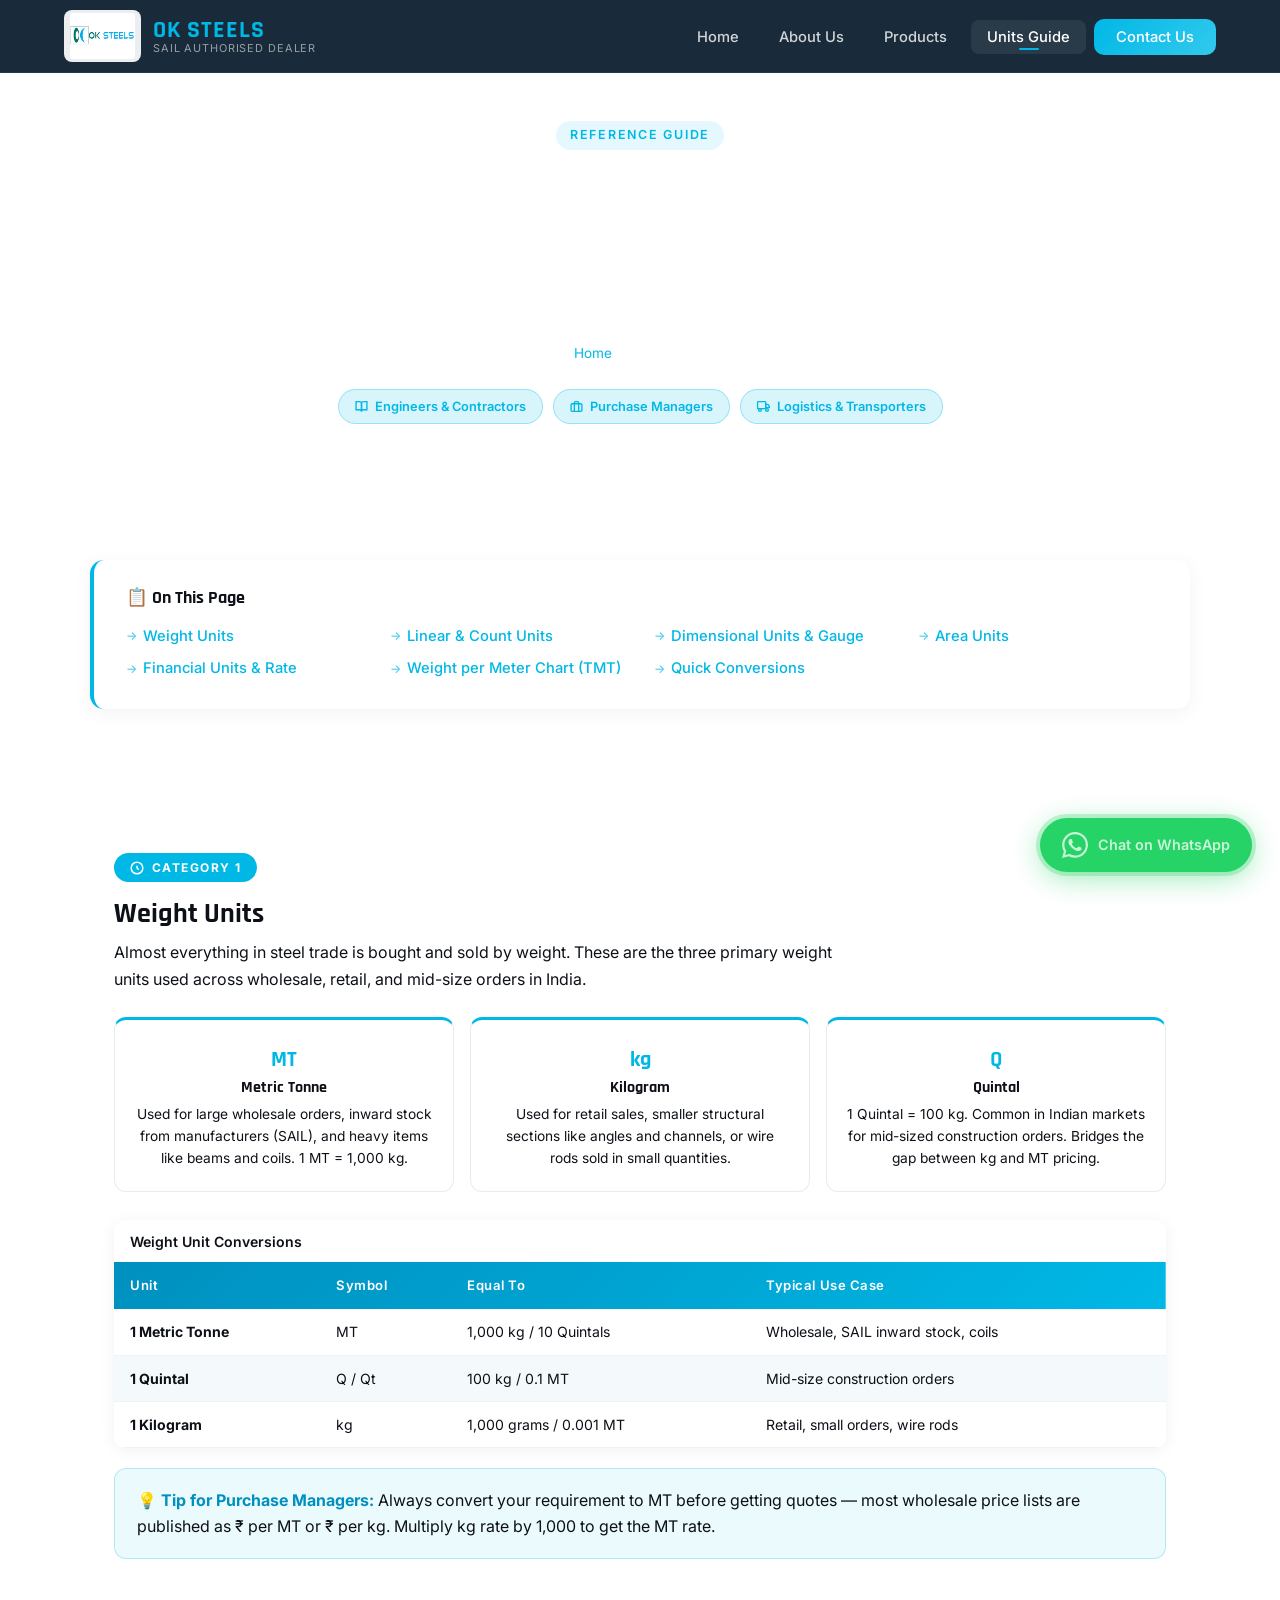
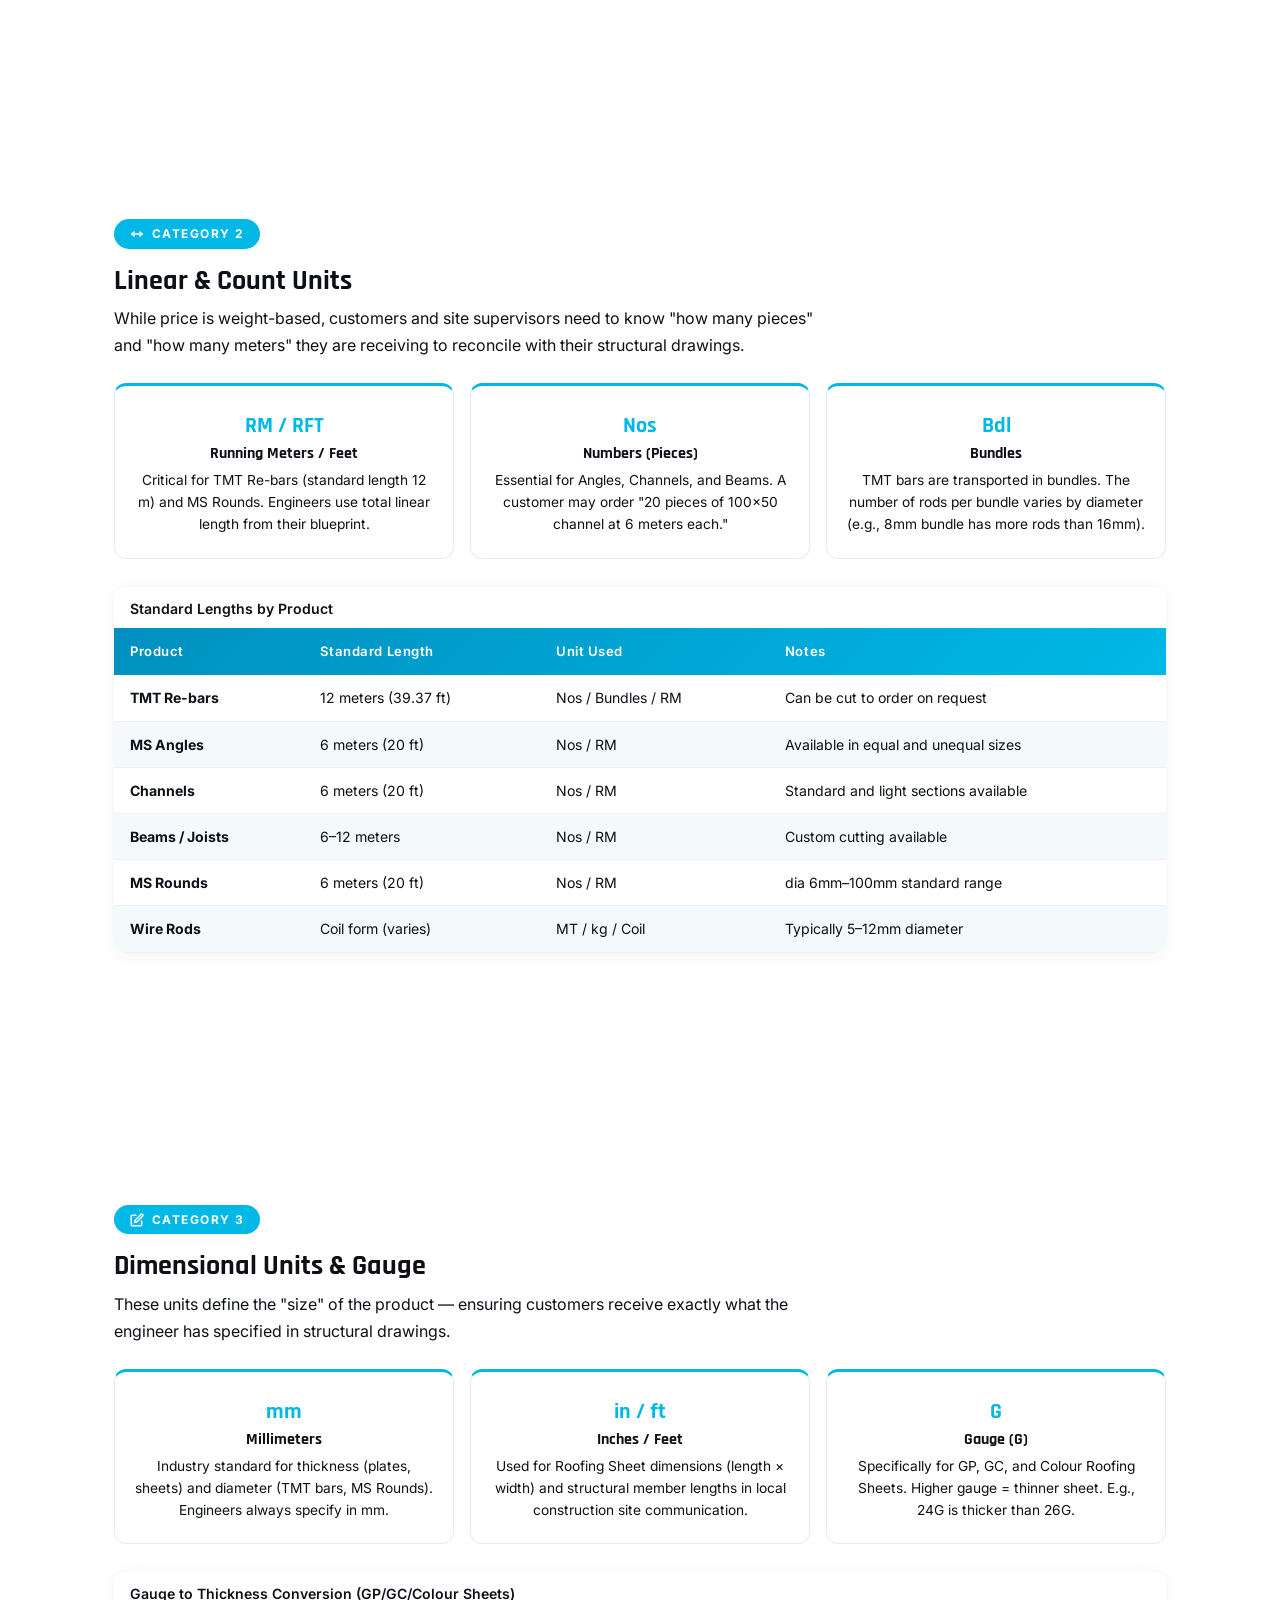
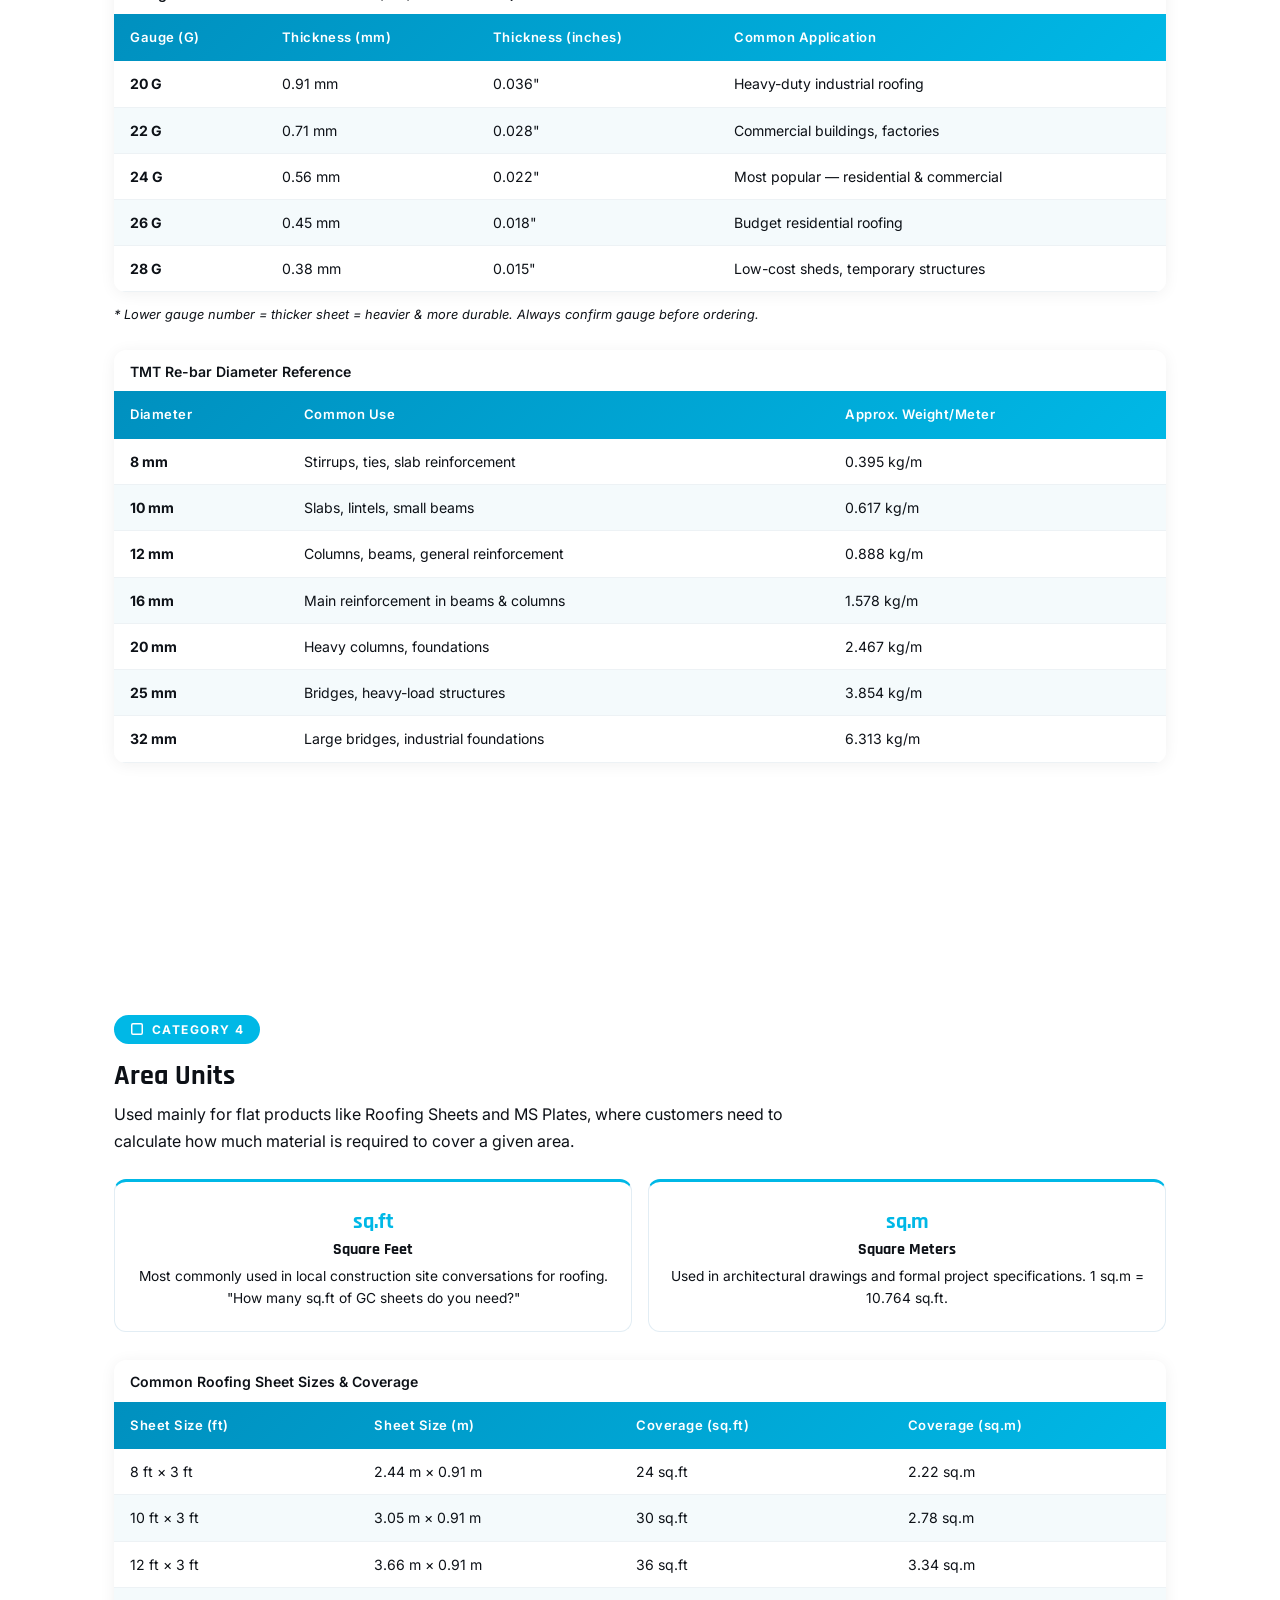
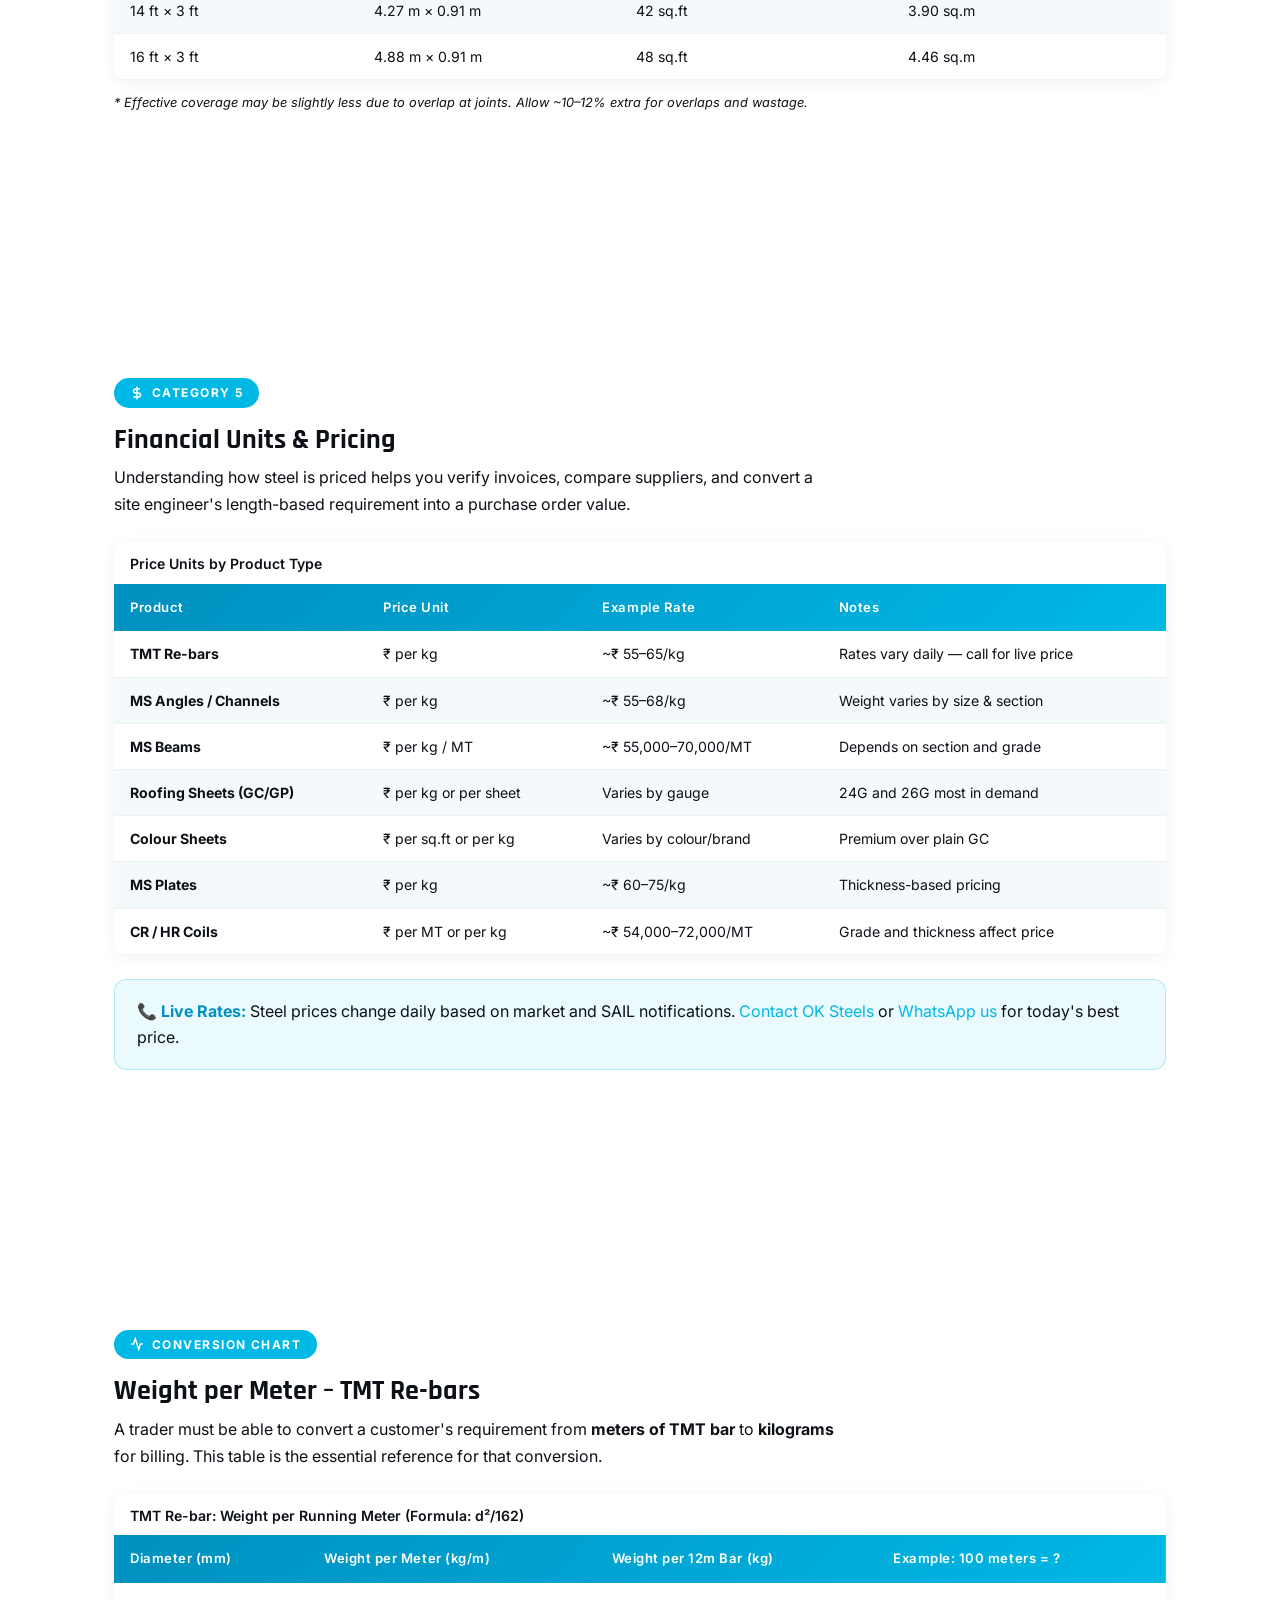
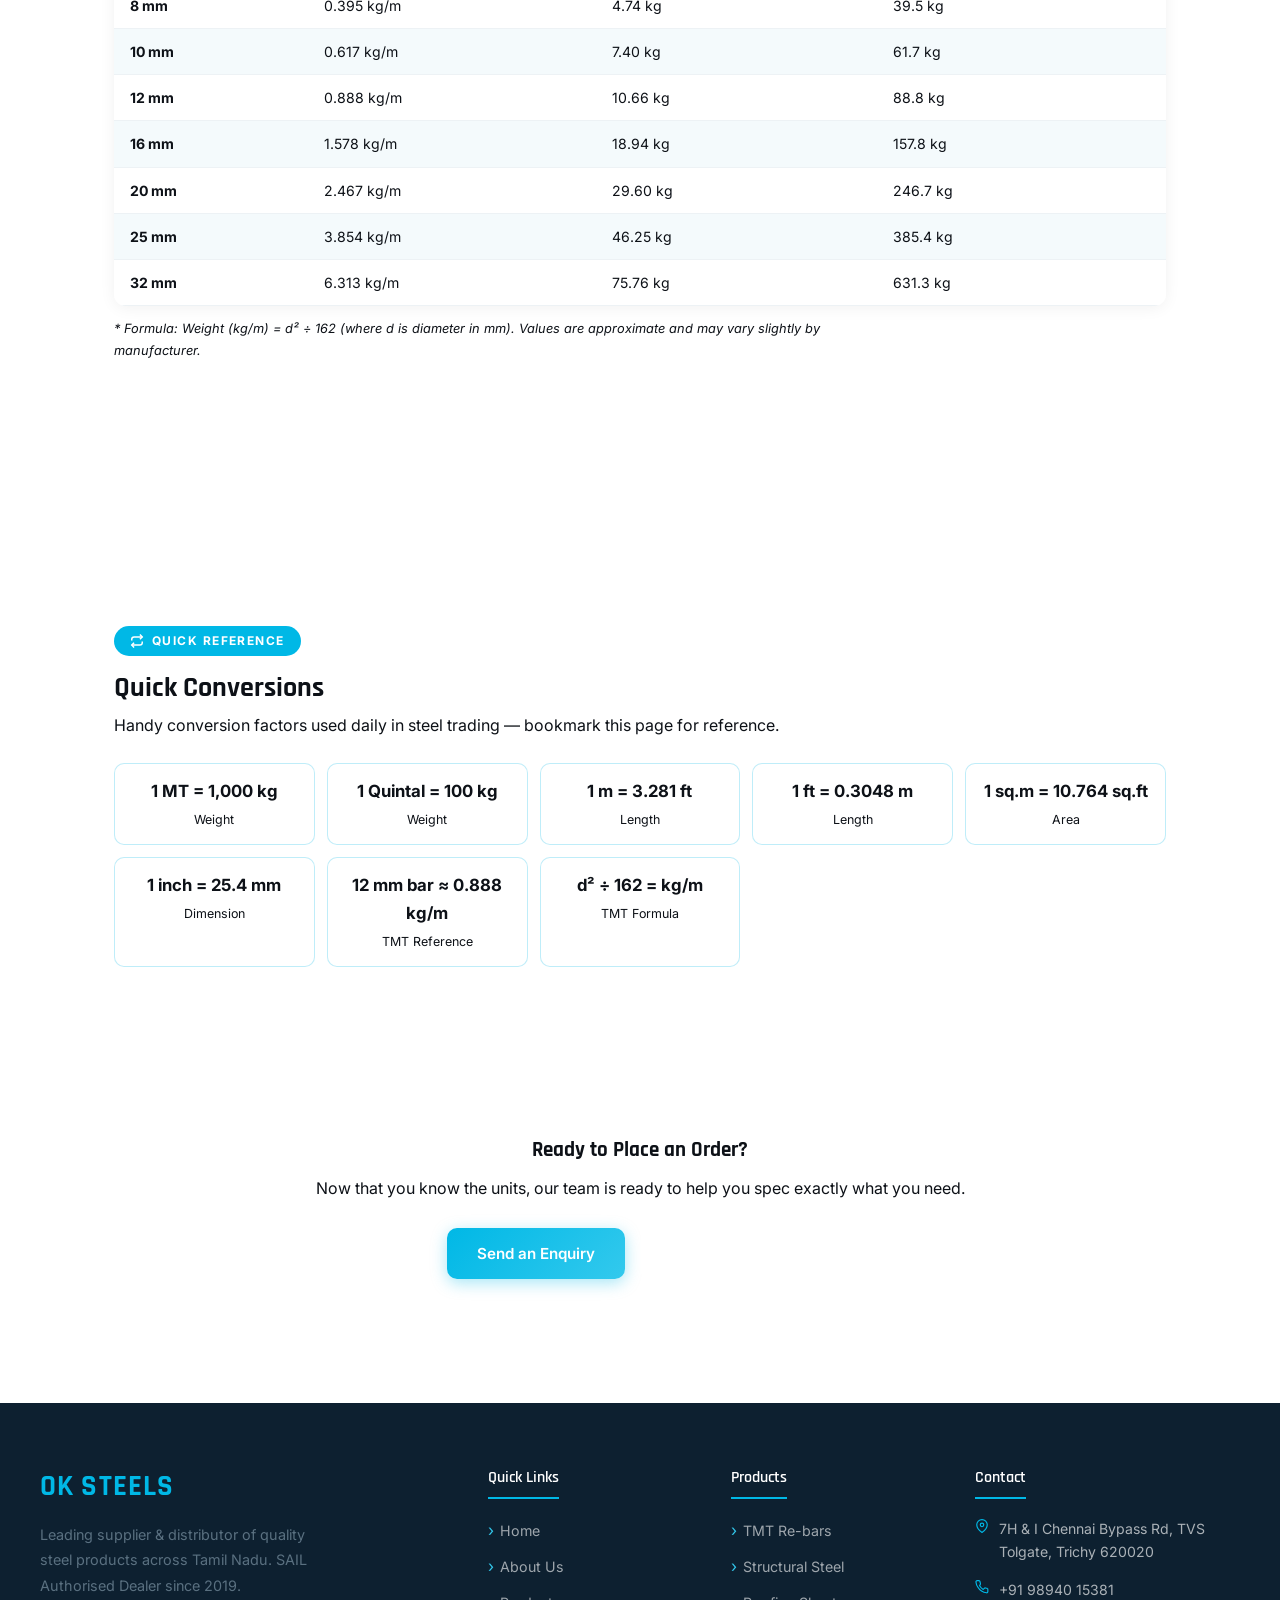
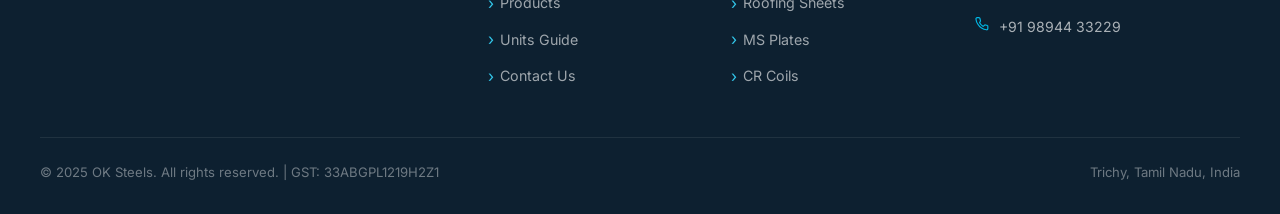
<file: units.html>
<!DOCTYPE html>
<html lang="en">

<head>
    <meta charset="UTF-8" />
    <meta name="viewport" content="width=device-width, initial-scale=1.0" />
    <title>Steel Measurement Units Guide – OK Steels | MT, kg, Gauge, Running Feet</title>
    <meta name="description"
        content="Complete guide to steel industry measurement units — weight (MT/kg/Quintal), linear (running feet/meters), gauge, area (sq.ft/sq.m), and price conversion charts. By OK Steels, Trichy." />
    <meta name="keywords"
        content="steel measurement units, TMT bar weight per meter, steel gauge chart, MT to kg conversion, running feet steel, steel industry units India, OK Steels Trichy" />
    <link rel="canonical" href="https://www.oksteels.in/units.html" />
    <meta property="og:title" content="Steel Measurement Units Guide – OK Steels" />
    <meta property="og:description"
        content="Practical reference for engineers, contractors, and steel buyers. Weight, linear, gauge, area units and conversion tables." />
    <meta property="og:url" content="https://www.oksteels.in/units.html" />
    <script type="application/ld+json">
  {
    "@context": "https://schema.org",
    "@type": "Article",
    "headline": "Steel Measurement Units – A Practical Guide",
    "description": "A comprehensive guide to measurement units used in the steel industry covering weight, linear, dimensional, area, and financial units with conversion tables.",
    "author": { "@type": "Organization", "name": "OK Steels" },
    "publisher": { "@type": "Organization", "name": "OK Steels", "url": "https://www.oksteels.in" }
  }
  </script>
    <script async src="https://www.googletagmanager.com/gtag/js?id=G-XXXXXXXXXX"></script>
    <script>window.dataLayer = window.dataLayer || []; function gtag() { dataLayer.push(arguments); } gtag('js', new Date()); gtag('config', 'G-XXXXXXXXXX');</script>
    <link rel="stylesheet" href="assets/css/style.css" />
    <style>
        /* ── Page Hero ── */
        .units-hero {
            background: linear-gradient(135deg, var(--dark) 0%, #0a1e30 60%, #061420 100%);
            padding: 120px 24px 64px;
            text-align: center;
        }

        .units-hero h1 {
            color: var(--white);
            font-size: clamp(1.9rem, 4.5vw, 3rem);
            margin: 12px 0;
        }

        .units-hero p {
            color: rgba(255, 255, 255, .72);
            max-width: 640px;
            margin: 0 auto 18px;
            line-height: 1.7;
        }

        .breadcrumb {
            display: flex;
            justify-content: center;
            gap: 8px;
            font-size: 0.85rem;
            color: rgba(255, 255, 255, .5);
        }

        .breadcrumb a {
            color: var(--primary);
            text-decoration: none;
        }

        /* ── Audience Badges ── */
        .audience-row {
            display: flex;
            flex-wrap: wrap;
            gap: 10px;
            justify-content: center;
            margin-top: 24px;
        }

        .aud-badge {
            display: inline-flex;
            align-items: center;
            gap: 7px;
            background: rgba(0, 184, 230, .15);
            border: 1px solid rgba(0, 184, 230, .30);
            color: var(--primary);
            padding: 6px 16px;
            border-radius: 30px;
            font-size: 0.8rem;
            font-weight: 600;
        }

        /* ── Main layout ── */
        .units-body {
            padding: 72px 24px;
            background: var(--light);
        }

        .units-body .container {
            max-width: 1100px;
            margin: 0 auto;
        }

        /* ── TOC ── */
        .toc-card {
            background: var(--white);
            border-radius: 14px;
            padding: 28px 32px;
            margin-bottom: 56px;
            border-left: 4px solid var(--primary);
            box-shadow: 0 4px 20px rgba(0, 0, 0, .05);
        }

        .toc-card h2 {
            font-size: 1.1rem;
            margin-bottom: 16px;
            color: var(--dark);
        }

        .toc-list {
            display: grid;
            grid-template-columns: repeat(auto-fit, minmax(220px, 1fr));
            gap: 8px 24px;
            list-style: none;
            padding: 0;
            margin: 0;
        }

        .toc-list a {
            color: var(--primary);
            text-decoration: none;
            font-size: 0.92rem;
            font-weight: 500;
            display: flex;
            align-items: center;
            gap: 6px;
        }

        .toc-list a::before {
            content: "→";
            font-size: 0.75rem;
            opacity: .7;
        }

        .toc-list a:hover {
            text-decoration: underline;
        }

        /* ── Section headers ── */
        .unit-section {
            margin-bottom: 64px;
        }

        .unit-section-label {
            display: inline-flex;
            align-items: center;
            gap: 8px;
            background: var(--primary);
            color: #fff;
            font-size: 0.75rem;
            font-weight: 700;
            letter-spacing: .12em;
            text-transform: uppercase;
            padding: 5px 16px;
            border-radius: 30px;
            margin-bottom: 16px;
        }

        .unit-section h2 {
            font-size: 1.75rem;
            color: var(--dark);
            margin-bottom: 8px;
        }

        .unit-section>p {
            color: var(--gray);
            max-width: 720px;
            margin-bottom: 24px;
            line-height: 1.7;
        }

        /* ── Info cards ── */
        .info-cards {
            display: grid;
            grid-template-columns: repeat(auto-fit, minmax(240px, 1fr));
            gap: 16px;
            margin-bottom: 28px;
        }

        .info-card {
            background: var(--white);
            border-radius: 12px;
            padding: 22px 20px;
            border-top: 3px solid var(--primary);
        }

        .info-card h3 {
            font-size: 1rem;
            color: var(--dark);
            margin-bottom: 6px;
        }

        .info-card p {
            font-size: 0.86rem;
            color: var(--gray);
            line-height: 1.6;
            margin: 0;
        }

        .info-card .unit-tag {
            font-size: 1.4rem;
            font-weight: 800;
            color: var(--primary);
            font-family: var(--font-head);
        }

        /* ── Tables ── */
        .table-wrap {
            overflow-x: auto;
            border-radius: 12px;
            box-shadow: 0 2px 16px rgba(0, 0, 0, .06);
            margin-bottom: 12px;
        }

        table {
            width: 100%;
            border-collapse: collapse;
            background: var(--white);
            font-size: 0.88rem;
        }

        thead {
            background: linear-gradient(135deg, var(--primary-dark), var(--primary));
            color: #fff;
        }

        thead th {
            padding: 13px 16px;
            text-align: left;
            font-weight: 600;
            font-size: .82rem;
            letter-spacing: .04em;
        }

        tbody tr:nth-child(even) {
            background: #f4fafc;
        }

        tbody tr:hover {
            background: rgba(0, 184, 230, .06);
        }

        tbody td {
            padding: 11px 16px;
            border-bottom: 1px solid #edf2f5;
            color: var(--text);
            vertical-align: top;
        }

        tbody td strong {
            color: var(--dark);
        }

        .note {
            font-size: 0.8rem;
            color: var(--gray);
            margin-top: 8px;
            font-style: italic;
        }

        /* ── Highlight callout ── */
        .callout {
            background: rgba(0, 184, 230, .08);
            border: 1px solid rgba(0, 184, 230, .25);
            border-radius: 12px;
            padding: 18px 22px;
            margin: 20px 0;
        }

        .callout strong {
            color: var(--primary-dark);
        }

        /* ── Conversion quick-ref ── */
        .conv-grid {
            display: grid;
            grid-template-columns: repeat(auto-fit, minmax(200px, 1fr));
            gap: 12px;
            margin-top: 16px;
        }

        .conv-pill {
            background: var(--white);
            border: 1.5px solid rgba(0, 184, 230, .25);
            border-radius: 10px;
            padding: 14px 16px;
            text-align: center;
        }

        .conv-pill .eq {
            font-size: 1.05rem;
            font-weight: 700;
            color: var(--dark);
        }

        .conv-pill .label {
            font-size: 0.78rem;
            color: var(--gray);
            margin-top: 4px;
        }

        @media(max-width:600px) {
            .units-hero {
                padding: 100px 16px 48px;
            }

            .toc-card {
                padding: 20px;
            }

            .info-cards {
                grid-template-columns: 1fr;
            }
        }
    </style>
</head>

<body>

    <nav class="navbar" role="navigation" aria-label="Main navigation">
        <div class="nav-inner">
            <a href="index.html" class="nav-logo" aria-label="OK Steels Home">
                <img src="assets/images/logo.png" alt="OK Steels Logo" onerror="this.style.display='none'" />
                <div class="nav-logo-text"><span class="brand">OK STEELS</span><span class="tagline">SAIL Authorised
                        Dealer</span></div>
            </a>
            <ul class="nav-links" role="list">
                <li><a href="index.html">Home</a></li>
                <li><a href="about.html">About Us</a></li>
                <li><a href="products.html">Products</a></li>
                <li><a href="units.html">Units Guide</a></li>
                <li><a href="contact.html" class="nav-cta">Contact Us</a></li>
            </ul>
            <button class="hamburger" aria-label="Toggle menu"><span></span><span></span><span></span></button>
        </div>
    </nav>

    <!-- HERO -->
    <header class="units-hero" role="banner">
        <span class="section-label">Reference Guide</span>
        <h1>Steel Measurement Units</h1>
        <p>Everything you need to know about how steel is measured, priced, and specified — from weight and length to
            gauge and area. A practical reference for buyers, engineers, and contractors.</p>
        <nav class="breadcrumb" aria-label="Breadcrumb">
            <a href="index.html">Home</a><span>›</span><span aria-current="page">Units Guide</span>
        </nav>
        <div class="audience-row">
            <div class="aud-badge"><svg width="13" height="13" viewBox="0 0 24 24" fill="none" stroke="currentColor"
                    stroke-width="2.5">
                    <path d="M2 3h6a4 4 0 0 1 4 4v14a3 3 0 0 0-3-3H2z" />
                    <path d="M22 3h-6a4 4 0 0 0-4 4v14a3 3 0 0 1 3-3h7z" />
                </svg>Engineers &amp; Contractors</div>
            <div class="aud-badge"><svg width="13" height="13" viewBox="0 0 24 24" fill="none" stroke="currentColor"
                    stroke-width="2.5">
                    <rect x="2" y="7" width="20" height="14" rx="2" />
                    <path d="M16 21V5a2 2 0 0 0-2-2h-4a2 2 0 0 0-2 2v16" />
                </svg>Purchase Managers</div>
            <div class="aud-badge"><svg width="13" height="13" viewBox="0 0 24 24" fill="none" stroke="currentColor"
                    stroke-width="2.5">
                    <rect x="1" y="3" width="15" height="13" rx="1" />
                    <path d="M16 8h4l3 4v2h-7V8z" />
                    <circle cx="5.5" cy="18.5" r="2.5" />
                    <circle cx="18.5" cy="18.5" r="2.5" />
                </svg>Logistics &amp; Transporters</div>
        </div>
    </header>

    <main class="units-body" id="main-content">
        <div class="container">

            <!-- TABLE OF CONTENTS -->
            <nav class="toc-card reveal" aria-label="Page sections">
                <h2>📋 On This Page</h2>
                <ul class="toc-list">
                    <li><a href="#weight-units">Weight Units</a></li>
                    <li><a href="#linear-count">Linear &amp; Count Units</a></li>
                    <li><a href="#dimensional">Dimensional Units &amp; Gauge</a></li>
                    <li><a href="#area-units">Area Units</a></li>
                    <li><a href="#financial">Financial Units &amp; Rate</a></li>
                    <li><a href="#weight-per-meter">Weight per Meter Chart (TMT)</a></li>
                    <li><a href="#quick-conversions">Quick Conversions</a></li>
                </ul>
            </nav>

            <!-- ── 1. WEIGHT UNITS ── -->
            <section class="unit-section reveal" id="weight-units" aria-labelledby="weight-heading">
                <div class="unit-section-label">
                    <svg width="14" height="14" viewBox="0 0 24 24" fill="none" stroke="currentColor"
                        stroke-width="2.5">
                        <circle cx="12" cy="12" r="10" />
                        <path d="M12 8v4l3 3" />
                    </svg>
                    Category 1
                </div>
                <h2 id="weight-heading">Weight Units</h2>
                <p>Almost everything in steel trade is bought and sold by weight. These are the three primary weight
                    units used across wholesale, retail, and mid-size orders in India.</p>

                <div class="info-cards">
                    <div class="info-card">
                        <div class="unit-tag">MT</div>
                        <h3>Metric Tonne</h3>
                        <p>Used for large wholesale orders, inward stock from manufacturers (SAIL), and heavy items like
                            beams and coils. 1 MT = 1,000 kg.</p>
                    </div>
                    <div class="info-card">
                        <div class="unit-tag">kg</div>
                        <h3>Kilogram</h3>
                        <p>Used for retail sales, smaller structural sections like angles and channels, or wire rods
                            sold in small quantities.</p>
                    </div>
                    <div class="info-card">
                        <div class="unit-tag">Q</div>
                        <h3>Quintal</h3>
                        <p>1 Quintal = 100 kg. Common in Indian markets for mid-sized construction orders. Bridges the
                            gap between kg and MT pricing.</p>
                    </div>
                </div>

                <div class="table-wrap">
                    <table>
                        <caption
                            style="caption-side:top;text-align:left;padding:10px 16px 8px;font-weight:600;color:var(--dark)">
                            Weight Unit Conversions</caption>
                        <thead>
                            <tr>
                                <th>Unit</th>
                                <th>Symbol</th>
                                <th>Equal To</th>
                                <th>Typical Use Case</th>
                            </tr>
                        </thead>
                        <tbody>
                            <tr>
                                <td><strong>1 Metric Tonne</strong></td>
                                <td>MT</td>
                                <td>1,000 kg / 10 Quintals</td>
                                <td>Wholesale, SAIL inward stock, coils</td>
                            </tr>
                            <tr>
                                <td><strong>1 Quintal</strong></td>
                                <td>Q / Qt</td>
                                <td>100 kg / 0.1 MT</td>
                                <td>Mid-size construction orders</td>
                            </tr>
                            <tr>
                                <td><strong>1 Kilogram</strong></td>
                                <td>kg</td>
                                <td>1,000 grams / 0.001 MT</td>
                                <td>Retail, small orders, wire rods</td>
                            </tr>
                        </tbody>
                    </table>
                </div>

                <div class="callout">
                    <strong>💡 Tip for Purchase Managers:</strong> Always convert your requirement to MT before getting
                    quotes — most wholesale price lists are published as ₹ per MT or ₹ per kg. Multiply kg rate by 1,000
                    to get the MT rate.
                </div>
            </section>

            <!-- ── 2. LINEAR & COUNT ── -->
            <section class="unit-section reveal" id="linear-count" aria-labelledby="linear-heading">
                <div class="unit-section-label">
                    <svg width="14" height="14" viewBox="0 0 24 24" fill="none" stroke="currentColor"
                        stroke-width="2.5">
                        <line x1="3" y1="12" x2="21" y2="12" />
                        <polyline points="8 8 3 12 8 16" />
                        <polyline points="16 8 21 12 16 16" />
                    </svg>
                    Category 2
                </div>
                <h2 id="linear-heading">Linear &amp; Count Units</h2>
                <p>While price is weight-based, customers and site supervisors need to know "how many pieces" and "how
                    many meters" they are receiving to reconcile with their structural drawings.</p>

                <div class="info-cards">
                    <div class="info-card">
                        <div class="unit-tag">RM / RFT</div>
                        <h3>Running Meters / Feet</h3>
                        <p>Critical for TMT Re-bars (standard length 12 m) and MS Rounds. Engineers use total linear
                            length from their blueprint.</p>
                    </div>
                    <div class="info-card">
                        <div class="unit-tag">Nos</div>
                        <h3>Numbers (Pieces)</h3>
                        <p>Essential for Angles, Channels, and Beams. A customer may order "20 pieces of 100×50 channel
                            at 6 meters each."</p>
                    </div>
                    <div class="info-card">
                        <div class="unit-tag">Bdl</div>
                        <h3>Bundles</h3>
                        <p>TMT bars are transported in bundles. The number of rods per bundle varies by diameter (e.g.,
                            8mm bundle has more rods than 16mm).</p>
                    </div>
                </div>

                <div class="table-wrap">
                    <table>
                        <caption
                            style="caption-side:top;text-align:left;padding:10px 16px 8px;font-weight:600;color:var(--dark)">
                            Standard Lengths by Product</caption>
                        <thead>
                            <tr>
                                <th>Product</th>
                                <th>Standard Length</th>
                                <th>Unit Used</th>
                                <th>Notes</th>
                            </tr>
                        </thead>
                        <tbody>
                            <tr>
                                <td><strong>TMT Re-bars</strong></td>
                                <td>12 meters (39.37 ft)</td>
                                <td>Nos / Bundles / RM</td>
                                <td>Can be cut to order on request</td>
                            </tr>
                            <tr>
                                <td><strong>MS Angles</strong></td>
                                <td>6 meters (20 ft)</td>
                                <td>Nos / RM</td>
                                <td>Available in equal and unequal sizes</td>
                            </tr>
                            <tr>
                                <td><strong>Channels</strong></td>
                                <td>6 meters (20 ft)</td>
                                <td>Nos / RM</td>
                                <td>Standard and light sections available</td>
                            </tr>
                            <tr>
                                <td><strong>Beams / Joists</strong></td>
                                <td>6–12 meters</td>
                                <td>Nos / RM</td>
                                <td>Custom cutting available</td>
                            </tr>
                            <tr>
                                <td><strong>MS Rounds</strong></td>
                                <td>6 meters (20 ft)</td>
                                <td>Nos / RM</td>
                                <td>dia 6mm–100mm standard range</td>
                            </tr>
                            <tr>
                                <td><strong>Wire Rods</strong></td>
                                <td>Coil form (varies)</td>
                                <td>MT / kg / Coil</td>
                                <td>Typically 5–12mm diameter</td>
                            </tr>
                        </tbody>
                    </table>
                </div>
            </section>

            <!-- ── 3. DIMENSIONAL ── -->
            <section class="unit-section reveal" id="dimensional" aria-labelledby="dim-heading">
                <div class="unit-section-label">
                    <svg width="14" height="14" viewBox="0 0 24 24" fill="none" stroke="currentColor"
                        stroke-width="2.5">
                        <path d="M11 4H4a2 2 0 0 0-2 2v14a2 2 0 0 0 2 2h14a2 2 0 0 0 2-2v-7" />
                        <path d="M18.5 2.5a2.121 2.121 0 0 1 3 3L12 15l-4 1 1-4 9.5-9.5z" />
                    </svg>
                    Category 3
                </div>
                <h2 id="dim-heading">Dimensional Units &amp; Gauge</h2>
                <p>These units define the "size" of the product — ensuring customers receive exactly what the engineer
                    has specified in structural drawings.</p>

                <div class="info-cards">
                    <div class="info-card">
                        <div class="unit-tag">mm</div>
                        <h3>Millimeters</h3>
                        <p>Industry standard for thickness (plates, sheets) and diameter (TMT bars, MS Rounds).
                            Engineers always specify in mm.</p>
                    </div>
                    <div class="info-card">
                        <div class="unit-tag">in / ft</div>
                        <h3>Inches / Feet</h3>
                        <p>Used for Roofing Sheet dimensions (length × width) and structural member lengths in local
                            construction site communication.</p>
                    </div>
                    <div class="info-card">
                        <div class="unit-tag">G</div>
                        <h3>Gauge (G)</h3>
                        <p>Specifically for GP, GC, and Colour Roofing Sheets. Higher gauge = thinner sheet. E.g., 24G
                            is thicker than 26G.</p>
                    </div>
                </div>

                <div class="table-wrap">
                    <table>
                        <caption
                            style="caption-side:top;text-align:left;padding:10px 16px 8px;font-weight:600;color:var(--dark)">
                            Gauge to Thickness Conversion (GP/GC/Colour Sheets)</caption>
                        <thead>
                            <tr>
                                <th>Gauge (G)</th>
                                <th>Thickness (mm)</th>
                                <th>Thickness (inches)</th>
                                <th>Common Application</th>
                            </tr>
                        </thead>
                        <tbody>
                            <tr>
                                <td><strong>20 G</strong></td>
                                <td>0.91 mm</td>
                                <td>0.036"</td>
                                <td>Heavy-duty industrial roofing</td>
                            </tr>
                            <tr>
                                <td><strong>22 G</strong></td>
                                <td>0.71 mm</td>
                                <td>0.028"</td>
                                <td>Commercial buildings, factories</td>
                            </tr>
                            <tr>
                                <td><strong>24 G</strong></td>
                                <td>0.56 mm</td>
                                <td>0.022"</td>
                                <td>Most popular — residential &amp; commercial</td>
                            </tr>
                            <tr>
                                <td><strong>26 G</strong></td>
                                <td>0.45 mm</td>
                                <td>0.018"</td>
                                <td>Budget residential roofing</td>
                            </tr>
                            <tr>
                                <td><strong>28 G</strong></td>
                                <td>0.38 mm</td>
                                <td>0.015"</td>
                                <td>Low-cost sheds, temporary structures</td>
                            </tr>
                        </tbody>
                    </table>
                </div>
                <p class="note">* Lower gauge number = thicker sheet = heavier &amp; more durable. Always confirm gauge
                    before ordering.</p>

                <div class="table-wrap" style="margin-top:24px">
                    <table>
                        <caption
                            style="caption-side:top;text-align:left;padding:10px 16px 8px;font-weight:600;color:var(--dark)">
                            TMT Re-bar Diameter Reference</caption>
                        <thead>
                            <tr>
                                <th>Diameter</th>
                                <th>Common Use</th>
                                <th>Approx. Weight/Meter</th>
                            </tr>
                        </thead>
                        <tbody>
                            <tr>
                                <td><strong>8 mm</strong></td>
                                <td>Stirrups, ties, slab reinforcement</td>
                                <td>0.395 kg/m</td>
                            </tr>
                            <tr>
                                <td><strong>10 mm</strong></td>
                                <td>Slabs, lintels, small beams</td>
                                <td>0.617 kg/m</td>
                            </tr>
                            <tr>
                                <td><strong>12 mm</strong></td>
                                <td>Columns, beams, general reinforcement</td>
                                <td>0.888 kg/m</td>
                            </tr>
                            <tr>
                                <td><strong>16 mm</strong></td>
                                <td>Main reinforcement in beams &amp; columns</td>
                                <td>1.578 kg/m</td>
                            </tr>
                            <tr>
                                <td><strong>20 mm</strong></td>
                                <td>Heavy columns, foundations</td>
                                <td>2.467 kg/m</td>
                            </tr>
                            <tr>
                                <td><strong>25 mm</strong></td>
                                <td>Bridges, heavy-load structures</td>
                                <td>3.854 kg/m</td>
                            </tr>
                            <tr>
                                <td><strong>32 mm</strong></td>
                                <td>Large bridges, industrial foundations</td>
                                <td>6.313 kg/m</td>
                            </tr>
                        </tbody>
                    </table>
                </div>
            </section>

            <!-- ── 4. AREA UNITS ── -->
            <section class="unit-section reveal" id="area-units" aria-labelledby="area-heading">
                <div class="unit-section-label">
                    <svg width="14" height="14" viewBox="0 0 24 24" fill="none" stroke="currentColor"
                        stroke-width="2.5">
                        <rect x="3" y="3" width="18" height="18" rx="2" />
                    </svg>
                    Category 4
                </div>
                <h2 id="area-heading">Area Units</h2>
                <p>Used mainly for flat products like Roofing Sheets and MS Plates, where customers need to calculate
                    how much material is required to cover a given area.</p>

                <div class="info-cards">
                    <div class="info-card">
                        <div class="unit-tag">sq.ft</div>
                        <h3>Square Feet</h3>
                        <p>Most commonly used in local construction site conversations for roofing. "How many sq.ft of
                            GC sheets do you need?"</p>
                    </div>
                    <div class="info-card">
                        <div class="unit-tag">sq.m</div>
                        <h3>Square Meters</h3>
                        <p>Used in architectural drawings and formal project specifications. 1 sq.m = 10.764 sq.ft.</p>
                    </div>
                </div>

                <div class="table-wrap">
                    <table>
                        <caption
                            style="caption-side:top;text-align:left;padding:10px 16px 8px;font-weight:600;color:var(--dark)">
                            Common Roofing Sheet Sizes &amp; Coverage</caption>
                        <thead>
                            <tr>
                                <th>Sheet Size (ft)</th>
                                <th>Sheet Size (m)</th>
                                <th>Coverage (sq.ft)</th>
                                <th>Coverage (sq.m)</th>
                            </tr>
                        </thead>
                        <tbody>
                            <tr>
                                <td>8 ft × 3 ft</td>
                                <td>2.44 m × 0.91 m</td>
                                <td>24 sq.ft</td>
                                <td>2.22 sq.m</td>
                            </tr>
                            <tr>
                                <td>10 ft × 3 ft</td>
                                <td>3.05 m × 0.91 m</td>
                                <td>30 sq.ft</td>
                                <td>2.78 sq.m</td>
                            </tr>
                            <tr>
                                <td>12 ft × 3 ft</td>
                                <td>3.66 m × 0.91 m</td>
                                <td>36 sq.ft</td>
                                <td>3.34 sq.m</td>
                            </tr>
                            <tr>
                                <td>14 ft × 3 ft</td>
                                <td>4.27 m × 0.91 m</td>
                                <td>42 sq.ft</td>
                                <td>3.90 sq.m</td>
                            </tr>
                            <tr>
                                <td>16 ft × 3 ft</td>
                                <td>4.88 m × 0.91 m</td>
                                <td>48 sq.ft</td>
                                <td>4.46 sq.m</td>
                            </tr>
                        </tbody>
                    </table>
                </div>
                <p class="note">* Effective coverage may be slightly less due to overlap at joints. Allow ~10–12% extra
                    for overlaps and wastage.</p>
            </section>

            <!-- ── 5. FINANCIAL UNITS ── -->
            <section class="unit-section reveal" id="financial" aria-labelledby="fin-heading">
                <div class="unit-section-label">
                    <svg width="14" height="14" viewBox="0 0 24 24" fill="none" stroke="currentColor"
                        stroke-width="2.5">
                        <line x1="12" y1="1" x2="12" y2="23" />
                        <path d="M17 5H9.5a3.5 3.5 0 0 0 0 7h5a3.5 3.5 0 0 1 0 7H6" />
                    </svg>
                    Category 5
                </div>
                <h2 id="fin-heading">Financial Units &amp; Pricing</h2>
                <p>Understanding how steel is priced helps you verify invoices, compare suppliers, and convert a site
                    engineer's length-based requirement into a purchase order value.</p>

                <div class="table-wrap">
                    <table>
                        <caption
                            style="caption-side:top;text-align:left;padding:10px 16px 8px;font-weight:600;color:var(--dark)">
                            Price Units by Product Type</caption>
                        <thead>
                            <tr>
                                <th>Product</th>
                                <th>Price Unit</th>
                                <th>Example Rate</th>
                                <th>Notes</th>
                            </tr>
                        </thead>
                        <tbody>
                            <tr>
                                <td><strong>TMT Re-bars</strong></td>
                                <td>₹ per kg</td>
                                <td>~₹ 55–65/kg</td>
                                <td>Rates vary daily — call for live price</td>
                            </tr>
                            <tr>
                                <td><strong>MS Angles / Channels</strong></td>
                                <td>₹ per kg</td>
                                <td>~₹ 55–68/kg</td>
                                <td>Weight varies by size &amp; section</td>
                            </tr>
                            <tr>
                                <td><strong>MS Beams</strong></td>
                                <td>₹ per kg / MT</td>
                                <td>~₹ 55,000–70,000/MT</td>
                                <td>Depends on section and grade</td>
                            </tr>
                            <tr>
                                <td><strong>Roofing Sheets (GC/GP)</strong></td>
                                <td>₹ per kg or per sheet</td>
                                <td>Varies by gauge</td>
                                <td>24G and 26G most in demand</td>
                            </tr>
                            <tr>
                                <td><strong>Colour Sheets</strong></td>
                                <td>₹ per sq.ft or per kg</td>
                                <td>Varies by colour/brand</td>
                                <td>Premium over plain GC</td>
                            </tr>
                            <tr>
                                <td><strong>MS Plates</strong></td>
                                <td>₹ per kg</td>
                                <td>~₹ 60–75/kg</td>
                                <td>Thickness-based pricing</td>
                            </tr>
                            <tr>
                                <td><strong>CR / HR Coils</strong></td>
                                <td>₹ per MT or per kg</td>
                                <td>~₹ 54,000–72,000/MT</td>
                                <td>Grade and thickness affect price</td>
                            </tr>
                        </tbody>
                    </table>
                </div>

                <div class="callout" style="margin-top:24px">
                    <strong>📞 Live Rates:</strong> Steel prices change daily based on market and SAIL notifications. <a
                        href="contact.html" style="color:var(--primary)">Contact OK Steels</a> or <a
                        href="https://wa.me/919894433229" target="_blank" rel="noopener"
                        style="color:var(--primary)">WhatsApp us</a> for today's best price.
                </div>
            </section>

            <!-- ── WEIGHT PER METER TABLE ── -->
            <section class="unit-section reveal" id="weight-per-meter" aria-labelledby="wpm-heading">
                <div class="unit-section-label">
                    <svg width="14" height="14" viewBox="0 0 24 24" fill="none" stroke="currentColor"
                        stroke-width="2.5">
                        <polyline points="22 12 18 12 15 21 9 3 6 12 2 12" />
                    </svg>
                    Conversion Chart
                </div>
                <h2 id="wpm-heading">Weight per Meter – TMT Re-bars</h2>
                <p>A trader must be able to convert a customer's requirement from <strong>meters of TMT bar</strong> to
                    <strong>kilograms</strong> for billing. This table is the essential reference for that conversion.
                </p>

                <div class="table-wrap">
                    <table>
                        <caption
                            style="caption-side:top;text-align:left;padding:10px 16px 8px;font-weight:600;color:var(--dark)">
                            TMT Re-bar: Weight per Running Meter (Formula: d²/162)</caption>
                        <thead>
                            <tr>
                                <th>Diameter (mm)</th>
                                <th>Weight per Meter (kg/m)</th>
                                <th>Weight per 12m Bar (kg)</th>
                                <th>Example: 100 meters = ?</th>
                            </tr>
                        </thead>
                        <tbody>
                            <tr>
                                <td><strong>8 mm</strong></td>
                                <td>0.395 kg/m</td>
                                <td>4.74 kg</td>
                                <td>39.5 kg</td>
                            </tr>
                            <tr>
                                <td><strong>10 mm</strong></td>
                                <td>0.617 kg/m</td>
                                <td>7.40 kg</td>
                                <td>61.7 kg</td>
                            </tr>
                            <tr>
                                <td><strong>12 mm</strong></td>
                                <td>0.888 kg/m</td>
                                <td>10.66 kg</td>
                                <td>88.8 kg</td>
                            </tr>
                            <tr>
                                <td><strong>16 mm</strong></td>
                                <td>1.578 kg/m</td>
                                <td>18.94 kg</td>
                                <td>157.8 kg</td>
                            </tr>
                            <tr>
                                <td><strong>20 mm</strong></td>
                                <td>2.467 kg/m</td>
                                <td>29.60 kg</td>
                                <td>246.7 kg</td>
                            </tr>
                            <tr>
                                <td><strong>25 mm</strong></td>
                                <td>3.854 kg/m</td>
                                <td>46.25 kg</td>
                                <td>385.4 kg</td>
                            </tr>
                            <tr>
                                <td><strong>32 mm</strong></td>
                                <td>6.313 kg/m</td>
                                <td>75.76 kg</td>
                                <td>631.3 kg</td>
                            </tr>
                        </tbody>
                    </table>
                </div>
                <p class="note">* Formula: Weight (kg/m) = d² ÷ 162 (where d is diameter in mm). Values are approximate
                    and may vary slightly by manufacturer.</p>
            </section>

            <!-- ── QUICK CONVERSIONS ── -->
            <section class="unit-section reveal" id="quick-conversions" aria-labelledby="conv-heading">
                <div class="unit-section-label">
                    <svg width="14" height="14" viewBox="0 0 24 24" fill="none" stroke="currentColor"
                        stroke-width="2.5">
                        <polyline points="17 1 21 5 17 9" />
                        <path d="M3 11V9a4 4 0 0 1 4-4h14" />
                        <polyline points="7 23 3 19 7 15" />
                        <path d="M21 13v2a4 4 0 0 1-4 4H3" />
                    </svg>
                    Quick Reference
                </div>
                <h2 id="conv-heading">Quick Conversions</h2>
                <p>Handy conversion factors used daily in steel trading — bookmark this page for reference.</p>
                <div class="conv-grid">
                    <div class="conv-pill">
                        <div class="eq">1 MT = 1,000 kg</div>
                        <div class="label">Weight</div>
                    </div>
                    <div class="conv-pill">
                        <div class="eq">1 Quintal = 100 kg</div>
                        <div class="label">Weight</div>
                    </div>
                    <div class="conv-pill">
                        <div class="eq">1 m = 3.281 ft</div>
                        <div class="label">Length</div>
                    </div>
                    <div class="conv-pill">
                        <div class="eq">1 ft = 0.3048 m</div>
                        <div class="label">Length</div>
                    </div>
                    <div class="conv-pill">
                        <div class="eq">1 sq.m = 10.764 sq.ft</div>
                        <div class="label">Area</div>
                    </div>
                    <div class="conv-pill">
                        <div class="eq">1 inch = 25.4 mm</div>
                        <div class="label">Dimension</div>
                    </div>
                    <div class="conv-pill">
                        <div class="eq">12 mm bar ≈ 0.888 kg/m</div>
                        <div class="label">TMT Reference</div>
                    </div>
                    <div class="conv-pill">
                        <div class="eq">d² ÷ 162 = kg/m</div>
                        <div class="label">TMT Formula</div>
                    </div>
                </div>
            </section>

            <!-- CTA -->
            <div style="text-align:center;padding:20px 0 50px" class="reveal">
                <h3 style="margin-bottom:12px;color:var(--dark)">Ready to Place an Order?</h3>
                <p style="color:var(--gray);margin-bottom:24px">Now that you know the units, our team is ready to help
                    you spec exactly what you need.</p>
                <a href="contact.html" class="btn btn-primary" style="margin-right:12px">Send an Enquiry</a>
                <a href="products.html" class="btn btn-outline">View All Products</a>
            </div>

        </div>
    </main>

    <footer class="footer" role="contentinfo">
        <div class="footer-grid">
            <div class="footer-brand">
                <div
                    style="font-family:'Rajdhani',sans-serif;font-size:1.8rem;font-weight:700;color:#00b8e6;margin-bottom:12px;letter-spacing:.04em">
                    OK STEELS</div>
                <p>Leading supplier &amp; distributor of quality steel products across Tamil Nadu. SAIL Authorised
                    Dealer since 2019.</p>
            </div>
            <div class="footer-col">
                <h4>Quick Links</h4>
                <ul class="footer-links">
                    <li><a href="index.html">Home</a></li>
                    <li><a href="about.html">About Us</a></li>
                    <li><a href="products.html">Products</a></li>
                    <li><a href="units.html">Units Guide</a></li>
                    <li><a href="contact.html">Contact Us</a></li>
                </ul>
            </div>
            <div class="footer-col">
                <h4>Products</h4>
                <ul class="footer-links">
                    <li><a href="products.html#tmt">TMT Re-bars</a></li>
                    <li><a href="products.html#structural">Structural Steel</a></li>
                    <li><a href="products.html#roofing">Roofing Sheets</a></li>
                    <li><a href="products.html#plates">MS Plates</a></li>
                    <li><a href="products.html#cr">CR Coils</a></li>
                </ul>
            </div>
            <div class="footer-col">
                <h4>Contact</h4>
                <div class="footer-contact-list">
                    <div class="footer-contact-item"><svg xmlns="http://www.w3.org/2000/svg" width="14" height="14"
                            viewBox="0 0 24 24" fill="none" stroke="currentColor" stroke-width="2">
                            <path d="M21 10c0 7-9 13-9 13s-9-6-9-13a9 9 0 0 1 18 0z" />
                            <circle cx="12" cy="10" r="3" />
                        </svg><span>7H &amp; I Chennai Bypass Rd, TVS Tolgate, Trichy 620020</span></div>
                    <div class="footer-contact-item"><svg xmlns="http://www.w3.org/2000/svg" width="14" height="14"
                            viewBox="0 0 24 24" fill="none" stroke="currentColor" stroke-width="2">
                            <path
                                d="M22 16.92v3a2 2 0 0 1-2.18 2 19.79 19.79 0 0 1-8.63-3.07A19.5 19.5 0 0 1 4.69 12a19.79 19.79 0 0 1-3.07-8.67A2 2 0 0 1 3.6 1.2h3a2 2 0 0 1 2 1.72 12.84 12.84 0 0 0 .7 2.81 2 2 0 0 1-.45 2.11L7.91 9.91a16 16 0 0 0 6.18 6.18l1.87-1.87a2 2 0 0 1 2.11-.45 12.84 12.84 0 0 0 2.81.7A2 2 0 0 1 22 16.92z" />
                        </svg><a href="tel:+919894015381">+91 98940 15381</a></div>
                    <div class="footer-contact-item"><svg xmlns="http://www.w3.org/2000/svg" width="14" height="14"
                            viewBox="0 0 24 24" fill="none" stroke="currentColor" stroke-width="2">
                            <path
                                d="M22 16.92v3a2 2 0 0 1-2.18 2 19.79 19.79 0 0 1-8.63-3.07A19.5 19.5 0 0 1 4.69 12a19.79 19.79 0 0 1-3.07-8.67A2 2 0 0 1 3.6 1.2h3a2 2 0 0 1 2 1.72 12.84 12.84 0 0 0 .7 2.81 2 2 0 0 1-.45 2.11L7.91 9.91a16 16 0 0 0 6.18 6.18l1.87-1.87a2 2 0 0 1 2.11-.45 12.84 12.84 0 0 0 2.81.7A2 2 0 0 1 22 16.92z" />
                        </svg><a href="tel:+919894433229">+91 98944 33229</a></div>
                </div>
            </div>
        </div>
        <div class="footer-bottom"><span>© 2025 OK Steels. All rights reserved. | GST:
                33ABGPL1219H2Z1</span><span>Trichy, Tamil Nadu, India</span></div>
    </footer>

    <a href="https://wa.me/919894433229" target="_blank" rel="noopener noreferrer" class="whatsapp-fab"
        aria-label="Chat with OK Steels on WhatsApp">
        <svg xmlns="http://www.w3.org/2000/svg" width="26" height="26" viewBox="0 0 24 24" fill="white">
            <path
                d="M17.472 14.382c-.297-.149-1.758-.867-2.03-.967-.273-.099-.471-.148-.67.15-.197.297-.767.966-.94 1.164-.173.199-.347.223-.644.075-.297-.15-1.255-.463-2.39-1.475-.883-.788-1.48-1.761-1.653-2.059-.173-.297-.018-.458.13-.606.134-.133.298-.347.446-.52.149-.174.198-.298.298-.497.099-.198.05-.371-.025-.52-.075-.149-.669-1.612-.916-2.207-.242-.579-.487-.5-.669-.51-.173-.008-.371-.01-.57-.01-.198 0-.52.074-.792.372-.272.297-1.04 1.016-1.04 2.479 0 1.462 1.065 2.875 1.213 3.074.149.198 2.096 3.2 5.077 4.487.709.306 1.262.489 1.694.625.712.227 1.36.195 1.871.118.571-.085 1.758-.719 2.006-1.413.248-.694.248-1.289.173-1.413-.074-.124-.272-.198-.57-.347m-5.421 7.403h-.004a9.87 9.87 0 0 1-5.031-1.378l-.361-.214-3.741.982.998-3.648-.235-.374a9.86 9.86 0 0 1-1.51-5.26c.001-5.45 4.436-9.884 9.888-9.884 2.64 0 5.122 1.03 6.988 2.898a9.825 9.825 0 0 1 2.893 6.994c-.003 5.45-4.437 9.884-9.885 9.884m8.413-18.297A11.815 11.815 0 0 0 12.05 0C5.495 0 .16 5.335.157 11.892c0 2.096.547 4.142 1.588 5.945L.057 24l6.305-1.654a11.882 11.882 0 0 0 5.683 1.448h.005c6.554 0 11.89-5.335 11.893-11.893a11.821 11.821 0 0 0-3.48-8.413Z" />
        </svg>
        <span class="fab-text">Chat on WhatsApp</span>
    </a>

    <script src="assets/js/main.js"></script>
</body>

</html>
</file>
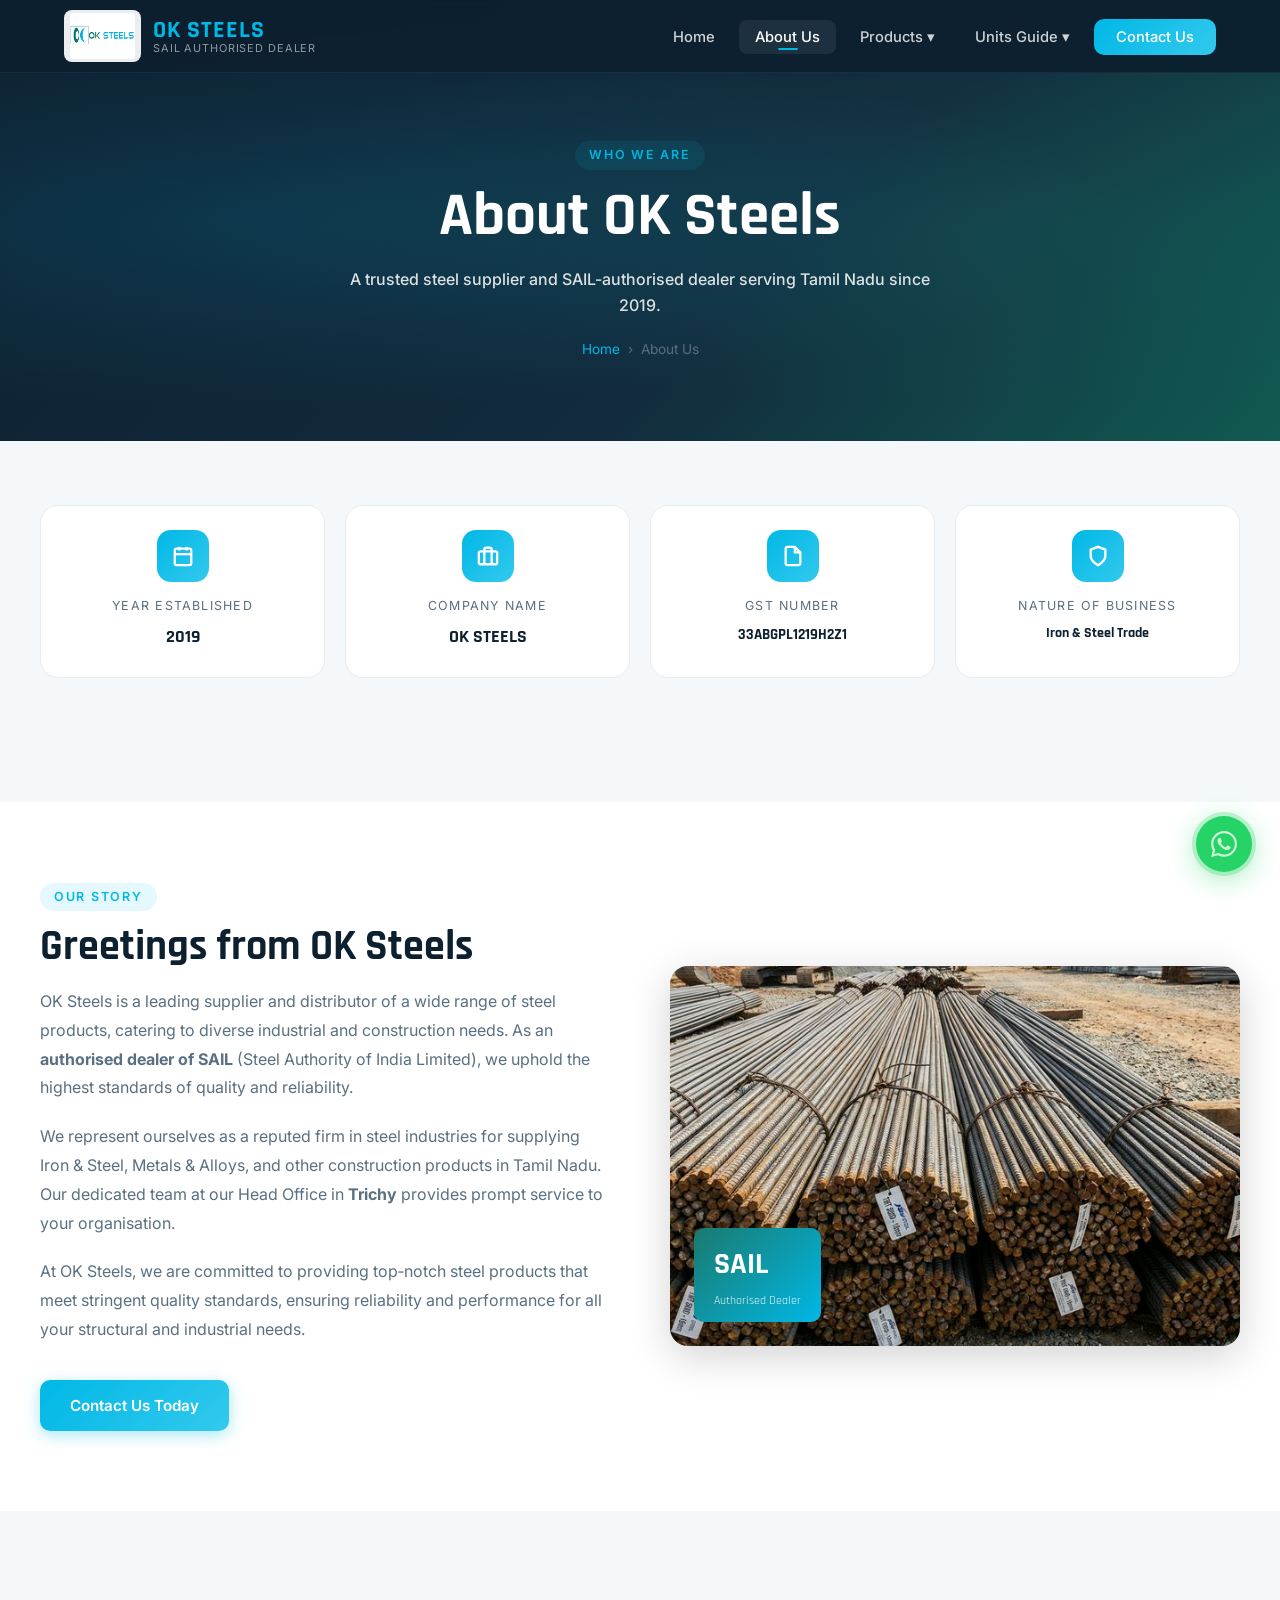
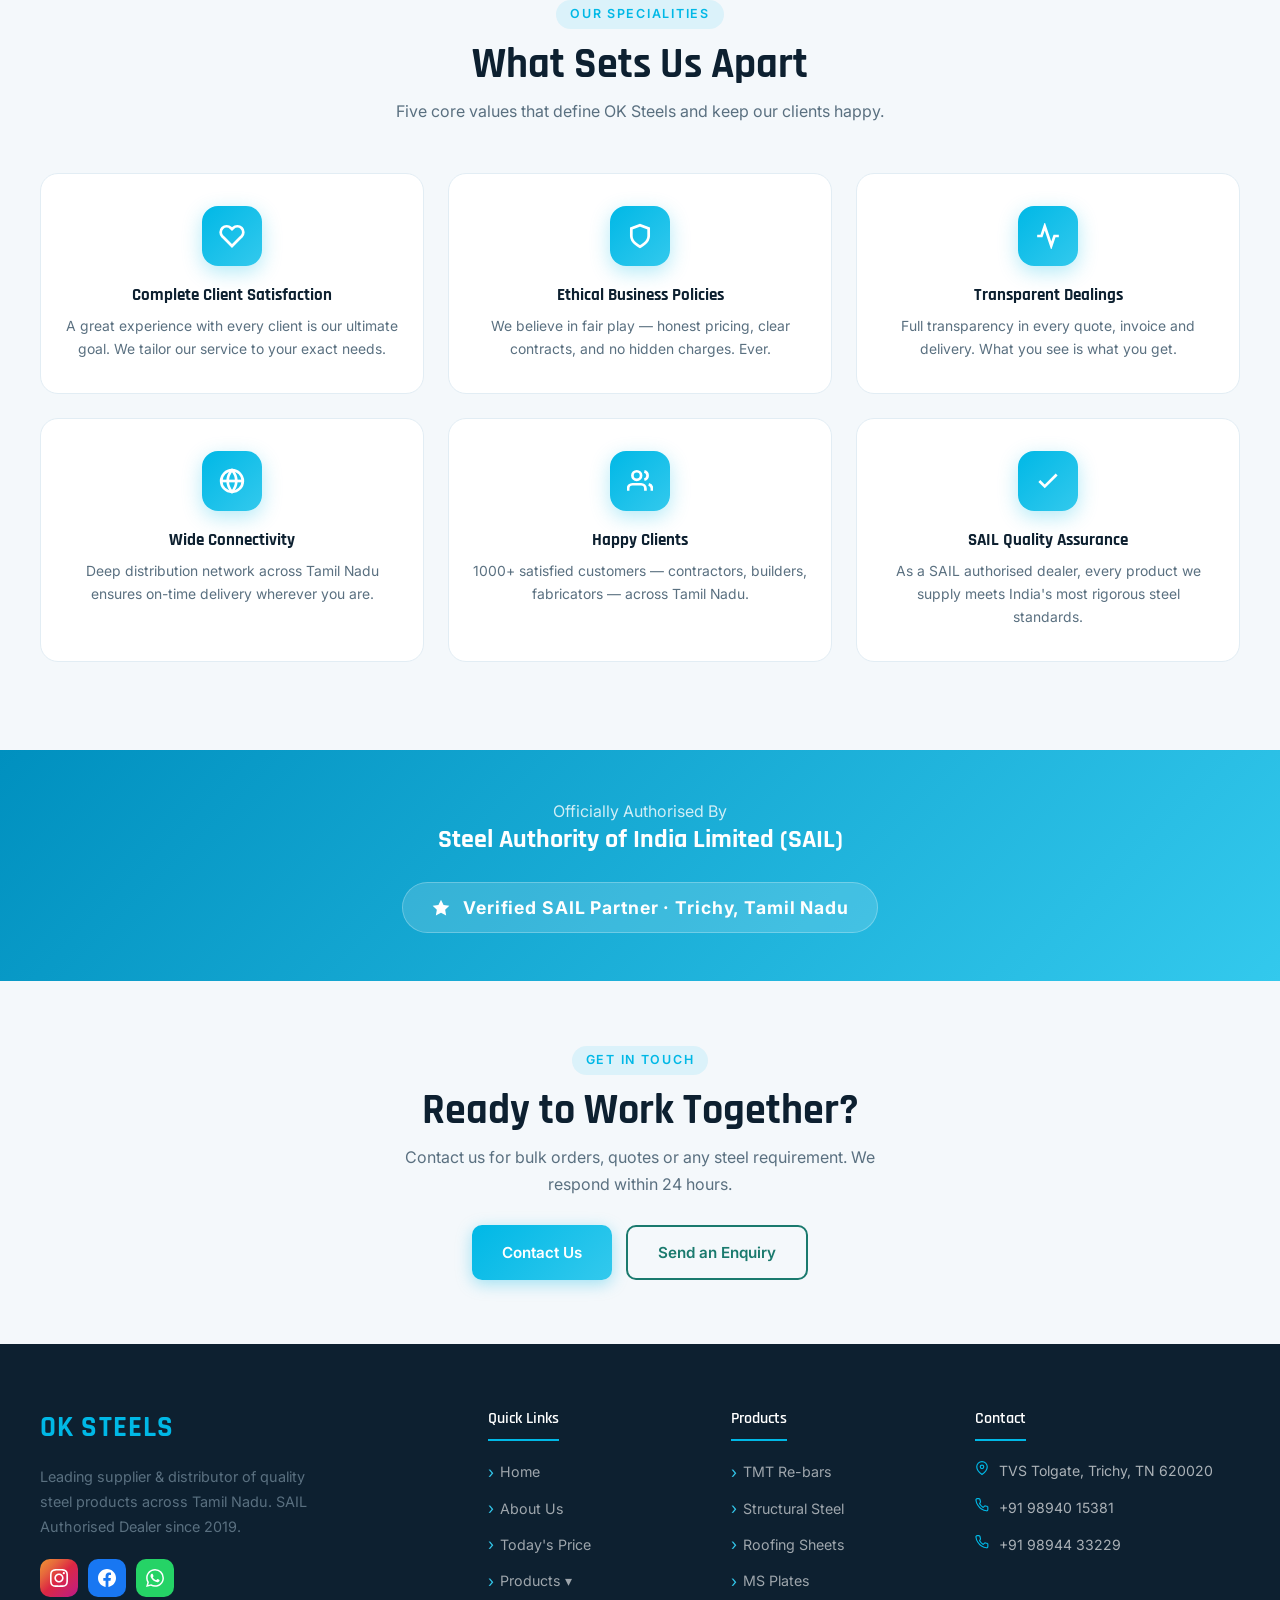
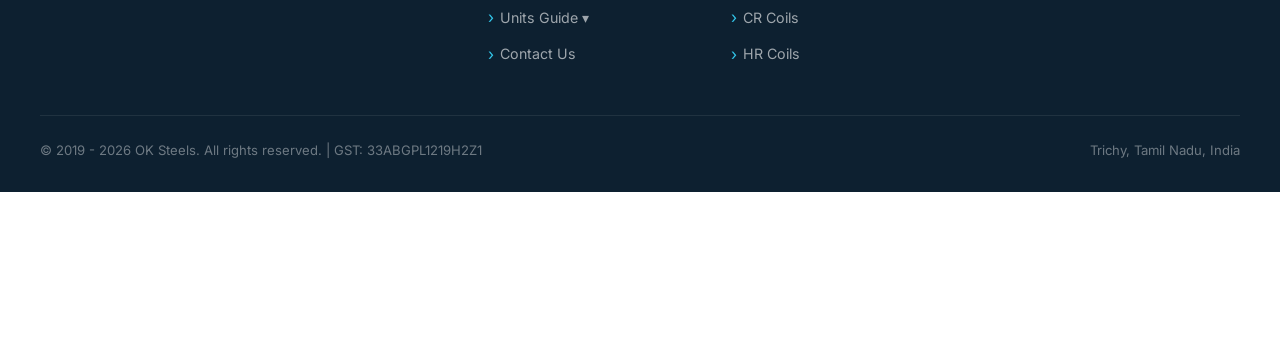
<file: public/about.html>
<!DOCTYPE html>
<html lang="en">

<head>
    <meta charset="UTF-8" />
    <meta name="viewport" content="width=device-width, initial-scale=1.0" />
    <title>About Us – OK Steels | Steel Supplier Trichy, Tamil Nadu Since 2019</title>
    <meta name="description"
        content="Learn about OK Steels — a SAIL-authorised steel dealer established in 2019, headquartered in Trichy. Expert in supplying Iron & Steel across Tamil Nadu." />
    <meta name="keywords"
        content="about OK Steels, steel company Trichy, SAIL dealer Tamil Nadu, GST 33ABGPL1219H2Z1" />
    <link rel="canonical" href="https://www.oksteels.in/about.html" />
    <meta property="og:title" content="About OK Steels | Steel Supplier Trichy" />
    <meta property="og:description"
        content="Established 2019. SAIL-authorised dealer. Ethical, transparent dealings across Tamil Nadu." />
    <script async src="https://www.googletagmanager.com/gtag/js?id=G-XXXXXXXXXX"></script>
    <script>window.dataLayer = window.dataLayer || []; function gtag() { dataLayer.push(arguments); } gtag('js', new Date()); gtag('config', 'G-XXXXXXXXXX');</script>
    <link rel="stylesheet" href="assets/css/style.css" />
</head>

<body>

    <nav class="navbar" role="navigation" aria-label="Main navigation">
        <div class="nav-inner">
            <a href="index.html" class="nav-logo" aria-label="OK Steels Home">
                <img src="assets/images/logo.png" alt="OK Steels Logo" onerror="this.style.display='none'" />
                <div class="nav-logo-text"><span class="brand">OK STEELS</span><span class="tagline">SAIL Authorised
                        Dealer</span></div>
            </a>
            <ul class="nav-links" role="list">
                <li><a href="index.html">Home</a></li>
                <li><a href="about.html" class="active">About Us</a></li>
                                <li class="nav-dropdown">
                    <a href="products.html" class="nav-dropdown-toggle">Products &#9662;</a>
                    <ul class="nav-dropdown-menu">
                        <li><a href="products.html#tmt">TMT Re-bars</a></li>
                        <li><a href="products.html#structural">Structural Steel</a></li>
                        <li><a href="products.html#roofing">Roofing Sheets</a></li>
                        <li><a href="products.html#plates">Plates</a></li>
                        <li><a href="products.html#cr">CR Coils</a></li>
                        <li class="nav-dropdown-divider"></li>
                        <li><a href="tmt-rebars.html" class="nav-dropdown-highlight">TMT Re-bars Guide &#8594;</a></li>
                        <li><a href="tmt-calculator.html" class="nav-dropdown-highlight">Steel Calculator &#8594;</a></li>
                    </ul>
                </li>
                <li class="nav-dropdown">
                    <a href="units.html" class="nav-dropdown-toggle">Units Guide &#9662;</a>
                    <ul class="nav-dropdown-menu">
                        <li><a href="units.html#practical-formulas">Practical Formulas</a></li>
                        <li><a href="units.html#weight-tables">Weight Tables</a></li>
                        <li><a href="units.html#weightage">Product Weightage</a></li>
                        <li><a href="units.html#quick-conv">Quick Conversions</a></li>
                    </ul>
                </li>
                <li><a href="contact.html" class="nav-cta">Contact Us</a></li>
            </ul>
            <button class="hamburger" aria-label="Toggle menu"><span></span><span></span><span></span></button>
        </div>
    </nav>

    <header class="page-hero" role="banner">
        <span class="section-label">Who We Are</span>
        <h1>About OK Steels</h1>
        <p>A trusted steel supplier and SAIL-authorised dealer serving Tamil Nadu since 2019.</p>
        <nav class="breadcrumb" aria-label="Breadcrumb">
            <a href="index.html">Home</a><span aria-hidden="true">›</span><span aria-current="page">About Us</span>
        </nav>
    </header>

    <section style="background:var(--gray-bg);padding:64px 24px;" aria-labelledby="company-info-heading">
        <div class="container">
            <div class="company-info-grid">
                <div class="info-card reveal reveal-delay-1">
                    <div class="icon-wrap" aria-hidden="true"><svg xmlns="http://www.w3.org/2000/svg" width="22"
                            height="22" viewBox="0 0 24 24" fill="none" stroke="currentColor" stroke-width="2.5">
                            <rect x="3" y="4" width="18" height="18" rx="2" />
                            <line x1="16" y1="2" x2="16" y2="6" />
                            <line x1="8" y1="2" x2="8" y2="6" />
                            <line x1="3" y1="10" x2="21" y2="10" />
                        </svg></div>
                    <div class="info-label">Year Established</div>
                    <div class="info-value">2019</div>
                </div>
                <div class="info-card reveal reveal-delay-2">
                    <div class="icon-wrap" aria-hidden="true"><svg xmlns="http://www.w3.org/2000/svg" width="22"
                            height="22" viewBox="0 0 24 24" fill="none" stroke="currentColor" stroke-width="2.5">
                            <rect x="2" y="7" width="20" height="14" rx="2" />
                            <path d="M16 21V5a2 2 0 0 0-2-2h-4a2 2 0 0 0-2 2v16" />
                        </svg></div>
                    <div class="info-label">Company Name</div>
                    <div class="info-value">OK STEELS</div>
                </div>
                <div class="info-card reveal reveal-delay-3">
                    <div class="icon-wrap" aria-hidden="true"><svg xmlns="http://www.w3.org/2000/svg" width="22"
                            height="22" viewBox="0 0 24 24" fill="none" stroke="currentColor" stroke-width="2.5">
                            <path d="M14 2H6a2 2 0 0 0-2 2v16a2 2 0 0 0 2 2h12a2 2 0 0 0 2-2V8z" />
                            <polyline points="14 2 14 8 20 8" />
                        </svg></div>
                    <div class="info-label">GST Number</div>
                    <div class="info-value" style="font-size:0.95rem">33ABGPL1219H2Z1</div>
                </div>
                <div class="info-card reveal reveal-delay-4">
                    <div class="icon-wrap" aria-hidden="true"><svg xmlns="http://www.w3.org/2000/svg" width="22"
                            height="22" viewBox="0 0 24 24" fill="none" stroke="currentColor" stroke-width="2.5">
                            <path d="M12 22s8-4 8-10V5l-8-3-8 3v7c0 6 8 10 8 10z" />
                        </svg></div>
                    <div class="info-label">Nature of Business</div>
                    <div class="info-value" style="font-size:0.9rem">Iron &amp; Steel Trade</div>
                </div>
            </div>
        </div>
    </section>

    <section style="padding:80px 24px;" aria-labelledby="story-heading">
        <div class="container">
            <div class="about-grid">
                <div class="about-content reveal">
                    <span class="section-label">Our Story</span>
                    <h2 id="story-heading" style="color:var(--navy);text-align:left;margin-bottom:16px">Greetings from
                        OK Steels</h2>
                    <p>OK Steels is a leading supplier and distributor of a wide range of steel products, catering to
                        diverse industrial and construction needs. As an <strong>authorised dealer of SAIL</strong>
                        (Steel Authority of India Limited), we uphold the highest standards of quality and reliability.
                    </p>
                    <p>We represent ourselves as a reputed firm in steel industries for supplying Iron &amp; Steel,
                        Metals &amp; Alloys, and other construction products in Tamil Nadu. Our dedicated team at our
                        Head Office in <strong>Trichy</strong> provides prompt service to your organisation.</p>
                    <p>At OK Steels, we are committed to providing top‑notch steel products that meet stringent quality
                        standards, ensuring reliability and performance for all your structural and industrial needs.
                    </p>
                    <a href="contact.html" class="btn btn-primary" style="margin-top:16px">Contact Us Today</a>
                </div>
                <div class="about-img-wrap reveal reveal-delay-2">
                    <img src="assets/images/tmt-rebars.png" alt="OK Steels TMT rebars in Trichy" loading="lazy" />
                    <div class="about-badge">
                        <div class="big">SAIL</div>
                        <div class="small">Authorised Dealer</div>
                    </div>
                </div>
            </div>
        </div>
    </section>

    <section class="specialities-section" aria-labelledby="spec2-heading">
        <div class="container">
            <div class="section-center reveal">
                <span class="section-label">Our Specialities</span>
                <h2 class="section-title" id="spec2-heading">What Sets Us Apart</h2>
                <p class="section-subtitle">Five core values that define OK Steels and keep our clients happy.</p>
            </div>
            <div class="spec-grid">
                <div class="spec-card reveal reveal-delay-1">
                    <div class="spec-icon" aria-hidden="true"><svg xmlns="http://www.w3.org/2000/svg" width="26"
                            height="26" viewBox="0 0 24 24" fill="none" stroke="currentColor" stroke-width="2.5">
                            <path
                                d="M20.84 4.61a5.5 5.5 0 0 0-7.78 0L12 5.67l-1.06-1.06a5.5 5.5 0 0 0-7.78 7.78l1.06 1.06L12 21.23l7.78-7.78 1.06-1.06a5.5 5.5 0 0 0 0-7.78z" />
                        </svg></div>
                    <h3>Complete Client Satisfaction</h3>
                    <p>A great experience with every client is our ultimate goal. We tailor our service to your exact
                        needs.</p>
                </div>
                <div class="spec-card reveal reveal-delay-2">
                    <div class="spec-icon" aria-hidden="true"><svg xmlns="http://www.w3.org/2000/svg" width="26"
                            height="26" viewBox="0 0 24 24" fill="none" stroke="currentColor" stroke-width="2.5">
                            <path d="M12 22s8-4 8-10V5l-8-3-8 3v7c0 6 8 10 8 10z" />
                        </svg></div>
                    <h3>Ethical Business Policies</h3>
                    <p>We believe in fair play — honest pricing, clear contracts, and no hidden charges. Ever.</p>
                </div>
                <div class="spec-card reveal reveal-delay-3">
                    <div class="spec-icon" aria-hidden="true"><svg xmlns="http://www.w3.org/2000/svg" width="26"
                            height="26" viewBox="0 0 24 24" fill="none" stroke="currentColor" stroke-width="2.5">
                            <polyline points="22 12 18 12 15 21 9 3 6 12 2 12" />
                        </svg></div>
                    <h3>Transparent Dealings</h3>
                    <p>Full transparency in every quote, invoice and delivery. What you see is what you get.</p>
                </div>
                <div class="spec-card reveal reveal-delay-1">
                    <div class="spec-icon" aria-hidden="true"><svg xmlns="http://www.w3.org/2000/svg" width="26"
                            height="26" viewBox="0 0 24 24" fill="none" stroke="currentColor" stroke-width="2.5">
                            <circle cx="12" cy="12" r="10" />
                            <line x1="2" y1="12" x2="22" y2="12" />
                            <path
                                d="M12 2a15.3 15.3 0 0 1 4 10 15.3 15.3 0 0 1-4 10 15.3 15.3 0 0 1-4-10 15.3 15.3 0 0 1 4-10z" />
                        </svg></div>
                    <h3>Wide Connectivity</h3>
                    <p>Deep distribution network across Tamil Nadu ensures on-time delivery wherever you are.</p>
                </div>
                <div class="spec-card reveal reveal-delay-2">
                    <div class="spec-icon" aria-hidden="true"><svg xmlns="http://www.w3.org/2000/svg" width="26"
                            height="26" viewBox="0 0 24 24" fill="none" stroke="currentColor" stroke-width="2.5">
                            <path d="M17 21v-2a4 4 0 0 0-4-4H5a4 4 0 0 0-4 4v2" />
                            <circle cx="9" cy="7" r="4" />
                            <path d="M23 21v-2a4 4 0 0 0-3-3.87" />
                            <path d="M16 3.13a4 4 0 0 1 0 7.75" />
                        </svg></div>
                    <h3>Happy Clients</h3>
                    <p>1000+ satisfied customers — contractors, builders, fabricators — across Tamil Nadu.</p>
                </div>
                <div class="spec-card reveal reveal-delay-3">
                    <div class="spec-icon" aria-hidden="true"><svg xmlns="http://www.w3.org/2000/svg" width="26"
                            height="26" viewBox="0 0 24 24" fill="none" stroke="currentColor" stroke-width="2.5">
                            <polyline points="20 6 9 17 4 12" />
                        </svg></div>
                    <h3>SAIL Quality Assurance</h3>
                    <p>As a SAIL authorised dealer, every product we supply meets India's most rigorous steel standards.
                    </p>
                </div>
            </div>
        </div>
    </section>

    <div class="sail-banner" role="complementary">
        <p>Officially Authorised By</p>
        <h3>Steel Authority of India Limited (SAIL)</h3>
        <div class="sail-emblem" aria-hidden="true">
            <svg xmlns="http://www.w3.org/2000/svg" width="20" height="20" viewBox="0 0 24 24" fill="currentColor">
                <path
                    d="M12 2L15.09 8.26L22 9.27L17 14.14L18.18 21.02L12 17.77L5.82 21.02L7 14.14L2 9.27L8.91 8.26L12 2Z" />
            </svg>
            Verified SAIL Partner · Trichy, Tamil Nadu
        </div>
    </div>

    <section style="background:var(--gray-bg);padding:64px 24px;text-align:center;">
        <div class="container">
            <div class="reveal">
                <span class="section-label">Get in Touch</span>
                <h2 class="section-title">Ready to Work Together?</h2>
                <p style="max-width:500px;margin:0 auto 28px">Contact us for bulk orders, quotes or any steel
                    requirement. We respond within 24 hours.</p>
                <div style="display:flex;gap:14px;justify-content:center;flex-wrap:wrap">
                    <a href="contact.html" class="btn btn-primary">Contact Us</a>
                    <a href="index.html#enquiry" class="btn btn-outline"
                        style="border-color:var(--teal);color:var(--teal)">Send an Enquiry</a>
                </div>
            </div>
        </div>
    </section>

    <footer class="footer" role="contentinfo">
        <div class="footer-grid">
            <div class="footer-brand">
                <div
                    style="font-family:'Rajdhani',sans-serif;font-size:1.8rem;font-weight:700;color:#00b8e6;margin-bottom:12px;letter-spacing:.04em">
                    OK STEELS</div>
                <p>Leading supplier &amp; distributor of quality steel products across Tamil Nadu. SAIL Authorised
                    Dealer since 2019.</p>
                <div class="footer-social" aria-label="Social media links">
                    <a href="https://www.instagram.com/oksteels19" target="_blank" rel="noopener noreferrer"
                        class="social-btn instagram" aria-label="Instagram"><svg xmlns="http://www.w3.org/2000/svg"
                            width="18" height="18" viewBox="0 0 24 24" fill="currentColor">
                            <path
                                d="M12 2.163c3.204 0 3.584.012 4.85.07 3.252.148 4.771 1.691 4.919 4.919.058 1.265.069 1.645.069 4.849 0 3.205-.012 3.584-.069 4.849-.149 3.225-1.664 4.771-4.919 4.919-1.266.058-1.644.07-4.85.07-3.204 0-3.584-.012-4.849-.07-3.26-.149-4.771-1.699-4.919-4.92-.058-1.265-.07-1.644-.07-4.849 0-3.204.013-3.583.07-4.849.149-3.227 1.664-4.771 4.919-4.919 1.266-.057 1.645-.069 4.849-.069zm0-2.163c-3.259 0-3.667.014-4.947.072-4.358.2-6.78 2.618-6.98 6.98-.059 1.281-.073 1.689-.073 4.948 0 3.259.014 3.668.072 4.948.2 4.358 2.618 6.78 6.98 6.98 1.281.058 1.689.072 4.948.072 3.259 0 3.668-.014 4.948-.072 4.354-.2 6.782-2.618 6.979-6.98.059-1.28.073-1.689.073-4.948 0-3.259-.014-3.667-.072-4.947-.196-4.354-2.617-6.78-6.979-6.98-1.281-.059-1.69-.073-4.949-.073zm0 5.838c-3.403 0-6.162 2.759-6.162 6.162s2.759 6.163 6.162 6.163 6.162-2.759 6.162-6.163c0-3.403-2.759-6.162-6.162-6.162zm0 10.162c-2.209 0-4-1.79-4-4 0-2.209 1.791-4 4-4s4 1.791 4 4c0 2.21-1.791 4-4 4zm6.406-11.845c-.796 0-1.441.645-1.441 1.44s.645 1.44 1.441 1.44c.795 0 1.439-.645 1.439-1.44s-.644-1.44-1.439-1.44z" />
                        </svg></a>
                    <a href="https://www.facebook.com/profile.php?id=100066758350912" target="_blank"
                        rel="noopener noreferrer" class="social-btn facebook" aria-label="Facebook"><svg
                            xmlns="http://www.w3.org/2000/svg" width="18" height="18" viewBox="0 0 24 24"
                            fill="currentColor">
                            <path
                                d="M24 12.073c0-6.627-5.373-12-12-12s-12 5.373-12 12c0 5.99 4.388 10.954 10.125 11.854v-8.385H7.078v-3.47h3.047V9.43c0-3.007 1.792-4.669 4.533-4.669 1.312 0 2.686.235 2.686.235v2.953H15.83c-1.491 0-1.956.925-1.956 1.874v2.25h3.328l-.532 3.47h-2.796v8.385C19.612 23.027 24 18.062 24 12.073z" />
                        </svg></a>
                    <a href="https://wa.me/919894433229" target="_blank" rel="noopener noreferrer"
                        class="social-btn whatsapp" aria-label="WhatsApp"><svg xmlns="http://www.w3.org/2000/svg"
                            width="18" height="18" viewBox="0 0 24 24" fill="currentColor">
                            <path
                                d="M17.472 14.382c-.297-.149-1.758-.867-2.03-.967-.273-.099-.471-.148-.67.15-.197.297-.767.966-.94 1.164-.173.199-.347.223-.644.075-.297-.15-1.255-.463-2.39-1.475-.883-.788-1.48-1.761-1.653-2.059-.173-.297-.018-.458.13-.606.134-.133.298-.347.446-.52.149-.174.198-.298.298-.497.099-.198.05-.371-.025-.52-.075-.149-.669-1.612-.916-2.207-.242-.579-.487-.5-.669-.51-.173-.008-.371-.01-.57-.01-.198 0-.52.074-.792.372-.272.297-1.04 1.016-1.04 2.479 0 1.462 1.065 2.875 1.213 3.074.149.198 2.096 3.2 5.077 4.487.709.306 1.262.489 1.694.625.712.227 1.36.195 1.871.118.571-.085 1.758-.719 2.006-1.413.248-.694.248-1.289.173-1.413-.074-.124-.272-.198-.57-.347m-5.421 7.403h-.004a9.87 9.87 0 0 1-5.031-1.378l-.361-.214-3.741.982.998-3.648-.235-.374a9.86 9.86 0 0 1-1.51-5.26c.001-5.45 4.436-9.884 9.888-9.884 2.64 0 5.122 1.03 6.988 2.898a9.825 9.825 0 0 1 2.893 6.994c-.003 5.45-4.437 9.884-9.885 9.884m8.413-18.297A11.815 11.815 0 0 0 12.05 0C5.495 0 .16 5.335.157 11.892c0 2.096.547 4.142 1.588 5.945L.057 24l6.305-1.654a11.882 11.882 0 0 0 5.683 1.448h.005c6.554 0 11.89-5.335 11.893-11.893a11.821 11.821 0 0 0-3.48-8.413Z" />
                        </svg></a>
                </div>
            </div>
            <div class="footer-col">
                <h4>Quick Links</h4>
                <ul class="footer-links">
                    <li><a href="index.html">Home</a></li>
                    <li><a href="about.html">About Us</a></li><li><a href="prices.html">Today's Price</a></li>
                                    <li class="nav-dropdown">
                    <a href="products.html" class="nav-dropdown-toggle">Products &#9662;</a>
                    <ul class="nav-dropdown-menu">
                        <li><a href="products.html#tmt">TMT Re-bars</a></li>
                        <li><a href="products.html#structural">Structural Steel</a></li>
                        <li><a href="products.html#roofing">Roofing Sheets</a></li>
                        <li><a href="products.html#plates">Plates</a></li>
                        <li><a href="products.html#cr">CR Coils</a></li>
                        <li class="nav-dropdown-divider"></li>
                        <li><a href="tmt-rebars.html" class="nav-dropdown-highlight">TMT Re-bars Guide &#8594;</a></li>
                        <li><a href="tmt-calculator.html" class="nav-dropdown-highlight">Steel Calculator &#8594;</a></li>
                    </ul>
                </li>
                <li class="nav-dropdown">
                    <a href="units.html" class="nav-dropdown-toggle">Units Guide &#9662;</a>
                    <ul class="nav-dropdown-menu">
                        <li><a href="units.html#practical-formulas">Practical Formulas</a></li>
                        <li><a href="units.html#weight-tables">Weight Tables</a></li>
                        <li><a href="units.html#weightage">Product Weightage</a></li>
                        <li><a href="units.html#quick-conv">Quick Conversions</a></li>
                    </ul>
                </li>
                    <li><a href="contact.html">Contact Us</a></li>
                </ul>
            </div>
            <div class="footer-col">
                <h4>Products</h4>
                <ul class="footer-links">
                    <li><a href="products.html#tmt">TMT Re-bars</a></li>
                    <li><a href="products.html#structural">Structural Steel</a></li>
                    <li><a href="products.html#roofing">Roofing Sheets</a></li>
                    <li><a href="products.html#plates">MS Plates</a></li>
                    <li><a href="products.html#cr">CR Coils</a></li>
                    <li><a href="products.html#hr">HR Coils</a></li>
                </ul>
            </div>
            <div class="footer-col">
                <h4>Contact</h4>
                <div class="footer-contact-list">
                    <div class="footer-contact-item"><svg xmlns="http://www.w3.org/2000/svg" width="14" height="14"
                            viewBox="0 0 24 24" fill="none" stroke="currentColor" stroke-width="2">
                            <path d="M21 10c0 7-9 13-9 13s-9-6-9-13a9 9 0 0 1 18 0z" />
                            <circle cx="12" cy="10" r="3" />
                        </svg><span>TVS Tolgate, Trichy, TN 620020</span></div>
                    <div class="footer-contact-item"><svg xmlns="http://www.w3.org/2000/svg" width="14" height="14"
                            viewBox="0 0 24 24" fill="none" stroke="currentColor" stroke-width="2">
                            <path
                                d="M22 16.92v3a2 2 0 0 1-2.18 2 19.79 19.79 0 0 1-8.63-3.07A19.5 19.5 0 0 1 4.69 12a19.79 19.79 0 0 1-3.07-8.67A2 2 0 0 1 3.6 1.2h3a2 2 0 0 1 2 1.72 12.84 12.84 0 0 0 .7 2.81 2 2 0 0 1-.45 2.11L7.91 9.91a16 16 0 0 0 6.18 6.18l1.87-1.87a2 2 0 0 1 2.11-.45 12.84 12.84 0 0 0 2.81.7A2 2 0 0 1 22 16.92z" />
                        </svg><a href="tel:+919894015381">+91 98940 15381</a></div>
                    <div class="footer-contact-item"><svg xmlns="http://www.w3.org/2000/svg" width="14" height="14"
                            viewBox="0 0 24 24" fill="none" stroke="currentColor" stroke-width="2">
                            <path
                                d="M22 16.92v3a2 2 0 0 1-2.18 2 19.79 19.79 0 0 1-8.63-3.07A19.5 19.5 0 0 1 4.69 12a19.79 19.79 0 0 1-3.07-8.67A2 2 0 0 1 3.6 1.2h3a2 2 0 0 1 2 1.72 12.84 12.84 0 0 0 .7 2.81 2 2 0 0 1-.45 2.11L7.91 9.91a16 16 0 0 0 6.18 6.18l1.87-1.87a2 2 0 0 1 2.11-.45 12.84 12.84 0 0 0 2.81.7A2 2 0 0 1 22 16.92z" />
                        </svg><a href="tel:+919894433229">+91 98944 33229</a></div>
                </div>
            </div>
        </div>
        <div class="footer-bottom"><span>© 2019 - <span id="current-year">2026</span> OK Steels. All rights reserved. | GST:
                33ABGPL1219H2Z1</span><span>Trichy, Tamil Nadu, India</span></div>
    </footer>

    <a href="https://wa.me/919894433229" target="_blank" rel="noopener noreferrer" class="whatsapp-fab"
        aria-label="Chat with OK Steels on WhatsApp"><svg xmlns="http://www.w3.org/2000/svg" width="26" height="26" viewBox="0 0 24 24" fill="white"><path d="M17.472 14.382c-.297-.149-1.758-.867-2.03-.967-.273-.099-.471-.148-.67.15-.197.297-.767.966-.94 1.164-.173.199-.347.223-.644.075-.297-.15-1.255-.463-2.39-1.475-.883-.788-1.48-1.761-1.653-2.059-.173-.297-.018-.458.13-.606.134-.133.298-.347.446-.52.149-.174.198-.298.298-.497.099-.198.05-.371-.025-.52-.075-.149-.669-1.612-.916-2.207-.242-.579-.487-.5-.669-.51-.173-.008-.371-.01-.57-.01-.198 0-.52.074-.792.372-.272.297-1.04 1.016-1.04 2.479 0 1.462 1.065 2.875 1.213 3.074.149.198 2.096 3.2 5.077 4.487.709.306 1.262.489 1.694.625.712.227 1.36.195 1.871.118.571-.085 1.758-.719 2.006-1.413.248-.694.248-1.289.173-1.413-.074-.124-.272-.198-.57-.347m-5.421 7.403h-.004a9.87 9.87 0 0 1-5.031-1.378l-.361-.214-3.741.982.998-3.648-.235-.374a9.86 9.86 0 0 1-1.51-5.26c.001-5.45 4.436-9.884 9.888-9.884 2.64 0 5.122 1.03 6.988 2.898a9.825 9.825 0 0 1 2.893 6.994c-.003 5.45-4.437 9.884-9.885 9.884m8.413-18.297A11.815 11.815 0 0 0 12.05 0C5.495 0 .16 5.335.157 11.892c0 2.096.547 4.142 1.588 5.945L.057 24l6.305-1.654a11.882 11.882 0 0 0 5.683 1.448h.005c6.554 0 11.89-5.335 11.893-11.893a11.821 11.821 0 0 0-3.48-8.413Z"/></svg></a>

    <script src="assets/js/main.js"></script>
</body>

</html>
</file>
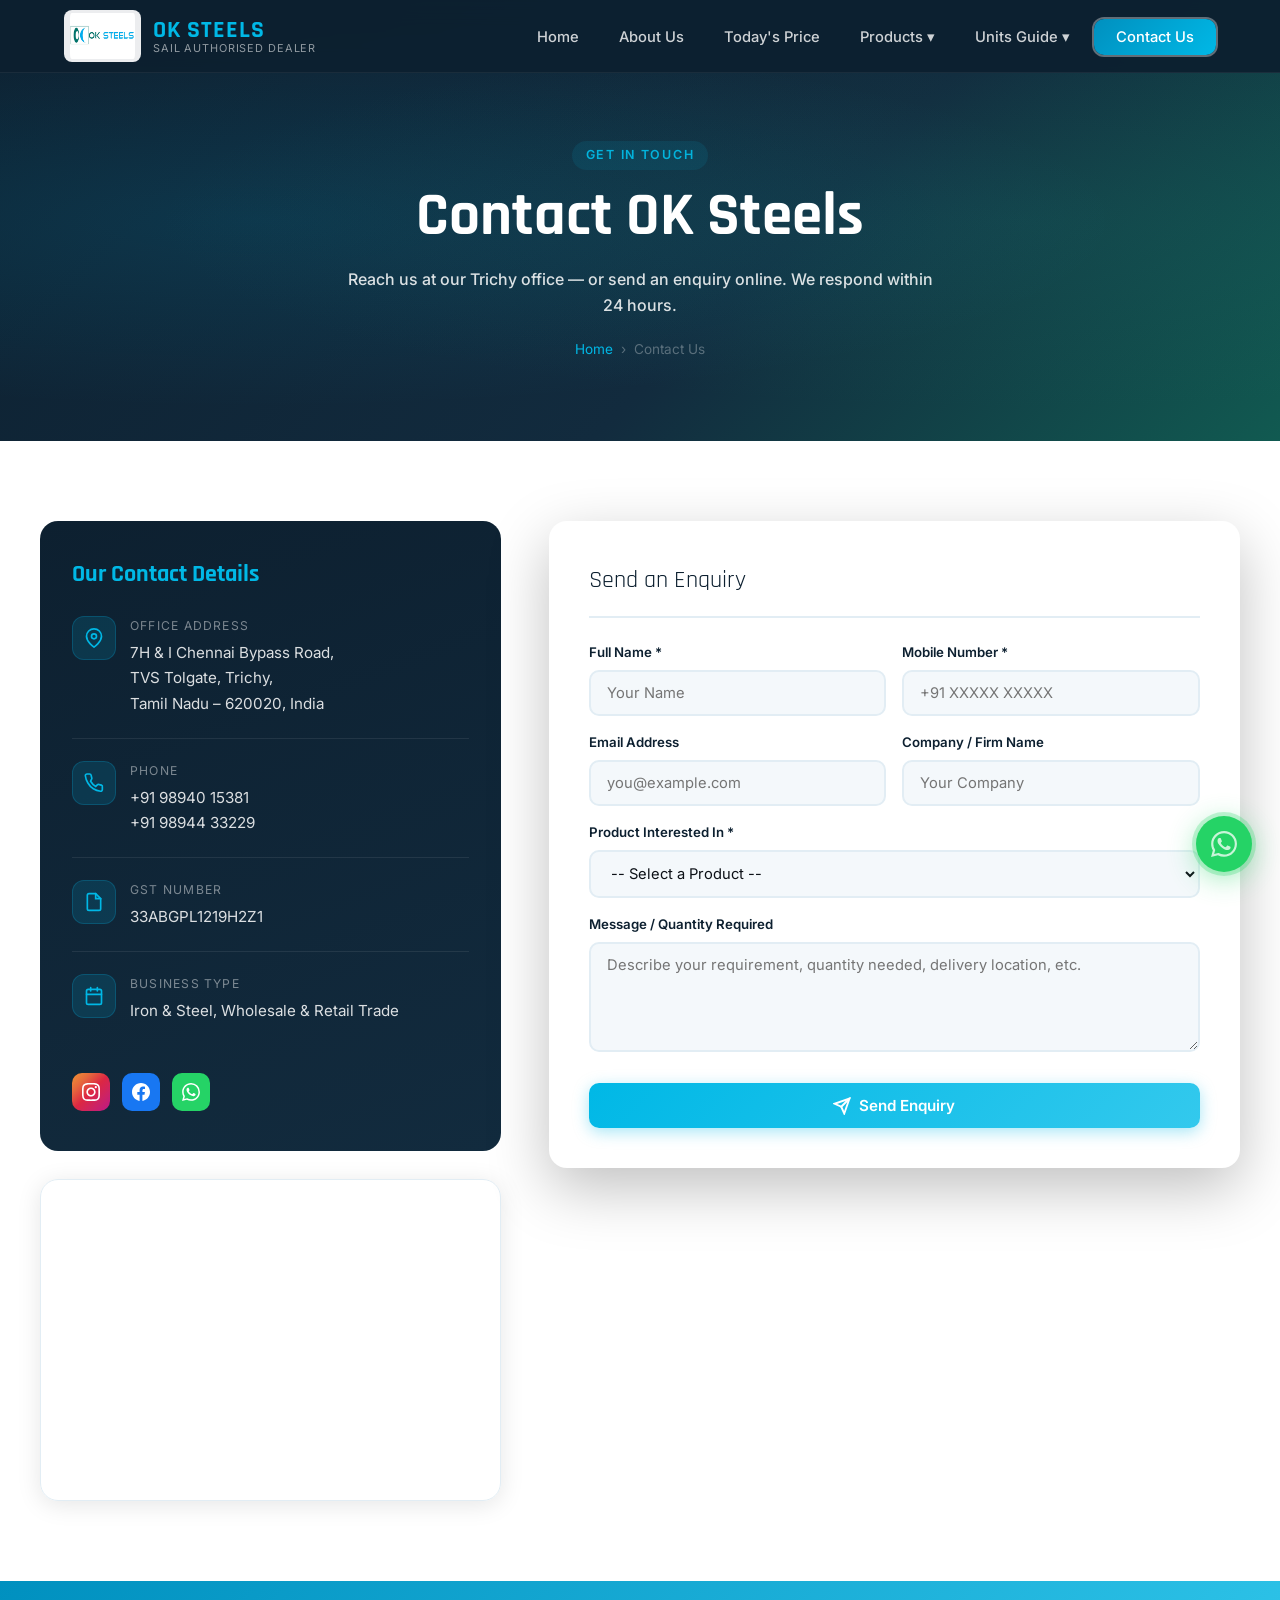
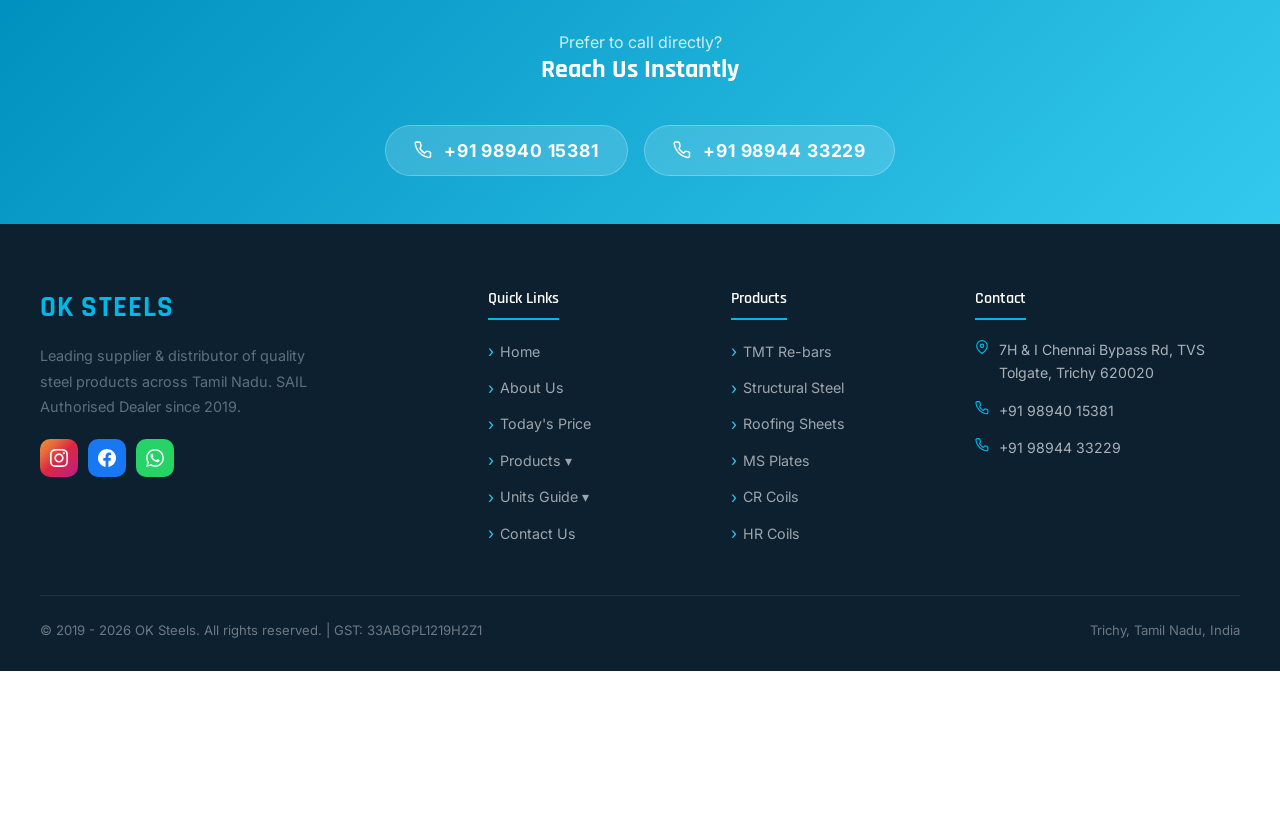
<file: public/contact.html>
<!DOCTYPE html>
<html lang="en">

<head>
    <meta charset="UTF-8" />
    <meta name="viewport" content="width=device-width, initial-scale=1.0" />
    <title>Contact Us – OK Steels | Steel Supplier Trichy, Tamil Nadu</title>
    <meta name="description"
        content="Contact OK Steels in Trichy, Tamil Nadu. Address: 7H & I Chennai Bypass Rd, TVS Tolgate. Call: +91 98940 15381 or +91 98944 33229. Send us an enquiry." />
    <meta name="keywords"
        content="contact OK Steels, steel supplier contact Trichy, phone number OK Steels, address OK Steels Tamil Nadu" />
    <link rel="canonical" href="https://www.oksteels.in/contact.html" />
    <meta property="og:title" content="Contact OK Steels | Steel Supplier Trichy" />
    <meta property="og:description"
        content="Call +91 98940 15381 or visit us at TVS Tolgate, Trichy. Send an online enquiry for steel products." />
    <script async src="https://www.googletagmanager.com/gtag/js?id=G-XXXXXXXXXX"></script>
    <script>window.dataLayer = window.dataLayer || []; function gtag() { dataLayer.push(arguments); } gtag('js', new Date()); gtag('config', 'G-XXXXXXXXXX');</script>
    <link rel="stylesheet" href="assets/css/style.css" />
</head>

<body>

    <nav class="navbar" role="navigation" aria-label="Main navigation">
        <div class="nav-inner">
            <a href="index.html" class="nav-logo" aria-label="OK Steels Home">
                <img src="assets/images/logo.png" alt="OK Steels Logo" onerror="this.style.display='none'" />
                <div class="nav-logo-text"><span class="brand">OK STEELS</span><span class="tagline">SAIL Authorised
                        Dealer</span></div>
            </a>
            <ul class="nav-links" role="list">
                <li><a href="index.html">Home</a></li>
                <li><a href="about.html">About Us</a></li><li><a href="prices.html">Today's Price</a></li>
                                <li class="nav-dropdown">
                    <a href="products.html" class="nav-dropdown-toggle">Products &#9662;</a>
                    <ul class="nav-dropdown-menu">
                        <li><a href="products.html#tmt">TMT Re-bars</a></li>
                        <li><a href="products.html#structural">Structural Steel</a></li>
                        <li><a href="products.html#roofing">Roofing Sheets</a></li>
                        <li><a href="products.html#plates">Plates</a></li>
                        <li><a href="products.html#cr">CR Coils</a></li>
                        <li class="nav-dropdown-divider"></li>
                        <li><a href="tmt-rebars.html" class="nav-dropdown-highlight">TMT Re-bars Guide &#8594;</a></li>
                        <li><a href="tmt-calculator.html" class="nav-dropdown-highlight">Steel Calculator &#8594;</a></li>
                    </ul>
                </li>
                <li class="nav-dropdown">
                    <a href="units.html" class="nav-dropdown-toggle">Units Guide &#9662;</a>
                    <ul class="nav-dropdown-menu">
                        <li><a href="units.html#practical-formulas">Practical Formulas</a></li>
                        <li><a href="units.html#weight-tables">Weight Tables</a></li>
                        <li><a href="units.html#weightage">Product Weightage</a></li>
                        <li><a href="units.html#quick-conv">Quick Conversions</a></li>
                    </ul>
                </li>
                <li><a href="contact.html" class="nav-cta active">Contact Us</a></li>
            </ul>
            <button class="hamburger" aria-label="Toggle menu"><span></span><span></span><span></span></button>
        </div>
    </nav>

    <header class="page-hero" role="banner">
        <span class="section-label">Get In Touch</span>
        <h1>Contact OK Steels</h1>
        <p>Reach us at our Trichy office — or send an enquiry online. We respond within 24 hours.</p>
        <nav class="breadcrumb" aria-label="Breadcrumb">
            <a href="index.html">Home</a><span aria-hidden="true">›</span><span aria-current="page">Contact Us</span>
        </nav>
    </header>

    <!-- CONTACT + FORM -->
    <section style="padding:80px 24px;" aria-labelledby="contact-heading">
        <div class="container">
            <div class="contact-page-grid">

                <!-- Left: Details + Map -->
                <div>
                    <div class="contact-details-card reveal">
                        <h3 id="contact-heading">Our Contact Details</h3>

                        <div class="contact-detail-row">
                            <div class="cd-icon" aria-hidden="true">
                                <svg xmlns="http://www.w3.org/2000/svg" width="20" height="20" viewBox="0 0 24 24"
                                    fill="none" stroke="currentColor" stroke-width="2" stroke-linecap="round">
                                    <path d="M21 10c0 7-9 13-9 13s-9-6-9-13a9 9 0 0 1 18 0z" />
                                    <circle cx="12" cy="10" r="3" />
                                </svg>
                            </div>
                            <div>
                                <div class="cd-label">Office Address</div>
                                <div class="cd-value">7H &amp; I Chennai Bypass Road,<br>TVS Tolgate, Trichy,<br>Tamil
                                    Nadu – 620020, India</div>
                            </div>
                        </div>

                        <div class="contact-detail-row">
                            <div class="cd-icon" aria-hidden="true">
                                <svg xmlns="http://www.w3.org/2000/svg" width="20" height="20" viewBox="0 0 24 24"
                                    fill="none" stroke="currentColor" stroke-width="2" stroke-linecap="round">
                                    <path
                                        d="M22 16.92v3a2 2 0 0 1-2.18 2 19.79 19.79 0 0 1-8.63-3.07A19.5 19.5 0 0 1 4.69 12a19.79 19.79 0 0 1-3.07-8.67A2 2 0 0 1 3.6 1.2h3a2 2 0 0 1 2 1.72 12.84 12.84 0 0 0 .7 2.81 2 2 0 0 1-.45 2.11L7.91 9.91a16 16 0 0 0 6.18 6.18l1.87-1.87a2 2 0 0 1 2.11-.45 12.84 12.84 0 0 0 2.81.7A2 2 0 0 1 22 16.92z" />
                                </svg>
                            </div>
                            <div>
                                <div class="cd-label">Phone</div>
                                <div class="cd-value">
                                    <a href="tel:+919894015381">+91 98940 15381</a><br>
                                    <a href="tel:+919894433229">+91 98944 33229</a>
                                </div>
                            </div>
                        </div>

                        <div class="contact-detail-row">
                            <div class="cd-icon" aria-hidden="true">
                                <svg xmlns="http://www.w3.org/2000/svg" width="20" height="20" viewBox="0 0 24 24"
                                    fill="none" stroke="currentColor" stroke-width="2" stroke-linecap="round">
                                    <path d="M14 2H6a2 2 0 0 0-2 2v16a2 2 0 0 0 2 2h12a2 2 0 0 0 2-2V8z" />
                                    <polyline points="14 2 14 8 20 8" />
                                </svg>
                            </div>
                            <div>
                                <div class="cd-label">GST Number</div>
                                <div class="cd-value">33ABGPL1219H2Z1</div>
                            </div>
                        </div>

                        <div class="contact-detail-row" style="border-bottom:none">
                            <div class="cd-icon" aria-hidden="true">
                                <svg xmlns="http://www.w3.org/2000/svg" width="20" height="20" viewBox="0 0 24 24"
                                    fill="none" stroke="currentColor" stroke-width="2" stroke-linecap="round">
                                    <rect x="3" y="4" width="18" height="18" rx="2" />
                                    <line x1="16" y1="2" x2="16" y2="6" />
                                    <line x1="8" y1="2" x2="8" y2="6" />
                                    <line x1="3" y1="10" x2="21" y2="10" />
                                </svg>
                            </div>
                            <div>
                                <div class="cd-label">Business Type</div>
                                <div class="cd-value">Iron &amp; Steel, Wholesale &amp; Retail Trade</div>
                            </div>
                        </div>

                        <!-- Social Links -->
                        <div class="social-links-row" aria-label="Social media">
                            <a href="https://www.instagram.com/oksteels19" target="_blank" rel="noopener noreferrer"
                                class="social-btn instagram" aria-label="Instagram">
                                <svg xmlns="http://www.w3.org/2000/svg" width="18" height="18" viewBox="0 0 24 24"
                                    fill="currentColor">
                                    <path
                                        d="M12 2.163c3.204 0 3.584.012 4.85.07 3.252.148 4.771 1.691 4.919 4.919.058 1.265.069 1.645.069 4.849 0 3.205-.012 3.584-.069 4.849-.149 3.225-1.664 4.771-4.919 4.919-1.266.058-1.644.07-4.85.07-3.204 0-3.584-.012-4.849-.07-3.26-.149-4.771-1.699-4.919-4.92-.058-1.265-.07-1.644-.07-4.849 0-3.204.013-3.583.07-4.849.149-3.227 1.664-4.771 4.919-4.919 1.266-.057 1.645-.069 4.849-.069zm0-2.163c-3.259 0-3.667.014-4.947.072-4.358.2-6.78 2.618-6.98 6.98-.059 1.281-.073 1.689-.073 4.948 0 3.259.014 3.668.072 4.948.2 4.358 2.618 6.78 6.98 6.98 1.281.058 1.689.072 4.948.072 3.259 0 3.668-.014 4.948-.072 4.354-.2 6.782-2.618 6.979-6.98.059-1.28.073-1.689.073-4.948 0-3.259-.014-3.667-.072-4.947-.196-4.354-2.617-6.78-6.979-6.98-1.281-.059-1.69-.073-4.949-.073zm0 5.838c-3.403 0-6.162 2.759-6.162 6.162s2.759 6.163 6.162 6.163 6.162-2.759 6.162-6.163c0-3.403-2.759-6.162-6.162-6.162zm0 10.162c-2.209 0-4-1.79-4-4 0-2.209 1.791-4 4-4s4 1.791 4 4c0 2.21-1.791 4-4 4zm6.406-11.845c-.796 0-1.441.645-1.441 1.44s.645 1.44 1.441 1.44c.795 0 1.439-.645 1.439-1.44s-.644-1.44-1.439-1.44z" />
                                </svg>
                            </a>
                            <a href="https://www.facebook.com/profile.php?id=100066758350912&mibextid=LQQJ4d"
                                target="_blank" rel="noopener noreferrer" class="social-btn facebook"
                                aria-label="Facebook">
                                <svg xmlns="http://www.w3.org/2000/svg" width="18" height="18" viewBox="0 0 24 24"
                                    fill="currentColor">
                                    <path
                                        d="M24 12.073c0-6.627-5.373-12-12-12s-12 5.373-12 12c0 5.99 4.388 10.954 10.125 11.854v-8.385H7.078v-3.47h3.047V9.43c0-3.007 1.792-4.669 4.533-4.669 1.312 0 2.686.235 2.686.235v2.953H15.83c-1.491 0-1.956.925-1.956 1.874v2.25h3.328l-.532 3.47h-2.796v8.385C19.612 23.027 24 18.062 24 12.073z" />
                                </svg>
                            </a>
                            <a href="https://wa.me/919894433229" target="_blank" rel="noopener noreferrer"
                                class="social-btn whatsapp" aria-label="WhatsApp">
                                <svg xmlns="http://www.w3.org/2000/svg" width="18" height="18" viewBox="0 0 24 24"
                                    fill="currentColor">
                                    <path
                                        d="M17.472 14.382c-.297-.149-1.758-.867-2.03-.967-.273-.099-.471-.148-.67.15-.197.297-.767.966-.94 1.164-.173.199-.347.223-.644.075-.297-.15-1.255-.463-2.39-1.475-.883-.788-1.48-1.761-1.653-2.059-.173-.297-.018-.458.13-.606.134-.133.298-.347.446-.52.149-.174.198-.298.298-.497.099-.198.05-.371-.025-.52-.075-.149-.669-1.612-.916-2.207-.242-.579-.487-.5-.669-.51-.173-.008-.371-.01-.57-.01-.198 0-.52.074-.792.372-.272.297-1.04 1.016-1.04 2.479 0 1.462 1.065 2.875 1.213 3.074.149.198 2.096 3.2 5.077 4.487.709.306 1.262.489 1.694.625.712.227 1.36.195 1.871.118.571-.085 1.758-.719 2.006-1.413.248-.694.248-1.289.173-1.413-.074-.124-.272-.198-.57-.347m-5.421 7.403h-.004a9.87 9.87 0 0 1-5.031-1.378l-.361-.214-3.741.982.998-3.648-.235-.374a9.86 9.86 0 0 1-1.51-5.26c.001-5.45 4.436-9.884 9.888-9.884 2.64 0 5.122 1.03 6.988 2.898a9.825 9.825 0 0 1 2.893 6.994c-.003 5.45-4.437 9.884-9.885 9.884m8.413-18.297A11.815 11.815 0 0 0 12.05 0C5.495 0 .16 5.335.157 11.892c0 2.096.547 4.142 1.588 5.945L.057 24l6.305-1.654a11.882 11.882 0 0 0 5.683 1.448h.005c6.554 0 11.89-5.335 11.893-11.893a11.821 11.821 0 0 0-3.48-8.413Z" />
                                </svg>
                            </a>
                        </div>
                    </div>

                    <!-- Google Maps -->
                    <div class="map-embed reveal" aria-label="Location map">
                        <iframe
                            src="https://www.google.com/maps/embed?pb=!1m18!1m12!1m3!1d3919.0!2d78.7047!3d10.8505!2m3!1f0!2f0!3f0!3m2!1i1024!2i768!4f13.1!3m3!1m2!1s0x0%3A0x0!2zMTDCsDUxJzAxLjgiTiA3OMKwNDInMTYuOSJF!5e0!3m2!1sen!2sin!4v1700000000000"
                            width="600" height="320" style="border:0;" allowfullscreen="" loading="lazy"
                            referrerpolicy="no-referrer-when-downgrade" title="OK Steels location on Google Maps">
                        </iframe>
                    </div>
                </div>

                <!-- Right: Enquiry Form -->
                <div class="enquiry-form-card reveal reveal-delay-2">
                    <div class="form-heading">Send an Enquiry</div>
                    <form id="enquiry-form" novalidate aria-label="Product enquiry form">
                        <div class="form-row">
                            <div class="form-group">
                                <label for="name">Full Name *</label>
                                <input type="text" id="name" name="name" placeholder="Your Name" required />
                            </div>
                            <div class="form-group">
                                <label for="phone">Mobile Number *</label>
                                <input type="tel" id="phone" name="phone" placeholder="+91 XXXXX XXXXX" required />
                            </div>
                        </div>
                        <div class="form-row">
                            <div class="form-group">
                                <label for="email">Email Address</label>
                                <input type="email" id="email" name="email" placeholder="you@example.com" />
                            </div>
                            <div class="form-group">
                                <label for="company">Company / Firm Name</label>
                                <input type="text" id="company" name="company" placeholder="Your Company" />
                            </div>
                        </div>
                        <div class="form-group">
                            <label for="product">Product Interested In *</label>
                            <select id="product" name="product" required>
                                <option value="">-- Select a Product --</option>
                                <option>TMT Re-bars (Primary / Secondary)</option>
                                <option>MS Angles</option>
                                <option>Channels</option>
                                <option>Beams / Joists</option>
                                <option>Rounds &amp; Wire Rods</option>
                                <option>GP / GI / GC Roofing Sheets</option>
                                <option>Colour Roofing Sheets</option>
                                <option>MS Plates</option>
                                <option>Chequered Plates</option>
                                <option>CR Coils / Sheets / Bundles</option>
                                <option>HR Coils / Sheets</option>
                                <option>Others / General Enquiry</option>
                            </select>
                        </div>
                        <div class="form-group">
                            <label for="message">Message / Quantity Required</label>
                            <textarea id="message" name="message"
                                placeholder="Describe your requirement, quantity needed, delivery location, etc."></textarea>
                        </div>
                        <button type="submit" class="btn btn-primary form-submit">
                            <svg xmlns="http://www.w3.org/2000/svg" width="18" height="18" viewBox="0 0 24 24"
                                fill="none" stroke="currentColor" stroke-width="2.5" stroke-linecap="round">
                                <line x1="22" y1="2" x2="11" y2="13" />
                                <polygon points="22 2 15 22 11 13 2 9 22 2" />
                            </svg>
                            Send Enquiry
                        </button>
                        <div class="form-success" role="alert">
                            <svg xmlns="http://www.w3.org/2000/svg" width="48" height="48" viewBox="0 0 24 24"
                                fill="none" stroke="currentColor" stroke-width="2"
                                style="display:block;margin:0 auto 12px;color:var(--primary)">
                                <path d="M22 11.08V12a10 10 0 1 1-5.93-9.14" />
                                <polyline points="22 4 12 14.01 9 11.01" />
                            </svg>
                            <strong>Enquiry Received!</strong><br />
                            Thank you! We'll contact you shortly. Redirecting to WhatsApp for a faster response...
                        </div>
                    </form>
                </div>

            </div>
        </div>
    </section>

    <!-- DIRECT CALL BANNER -->
    <div class="sail-banner" role="complementary"
        style="background:linear-gradient(135deg,var(--primary-dark) 0%,var(--primary-light) 100%)">
        <p>Prefer to call directly?</p>
        <h3>Reach Us Instantly</h3>
        <div style="display:flex;gap:16px;justify-content:center;flex-wrap:wrap;margin-top:20px">
            <a href="tel:+919894015381" class="sail-emblem" style="text-decoration:none">
                <svg xmlns="http://www.w3.org/2000/svg" width="18" height="18" viewBox="0 0 24 24" fill="none"
                    stroke="currentColor" stroke-width="2" stroke-linecap="round">
                    <path
                        d="M22 16.92v3a2 2 0 0 1-2.18 2 19.79 19.79 0 0 1-8.63-3.07A19.5 19.5 0 0 1 4.69 12a19.79 19.79 0 0 1-3.07-8.67A2 2 0 0 1 3.6 1.2h3a2 2 0 0 1 2 1.72 12.84 12.84 0 0 0 .7 2.81 2 2 0 0 1-.45 2.11L7.91 9.91a16 16 0 0 0 6.18 6.18l1.87-1.87a2 2 0 0 1 2.11-.45 12.84 12.84 0 0 0 2.81.7A2 2 0 0 1 22 16.92z" />
                </svg>
                +91 98940 15381
            </a>
            <a href="tel:+919894433229" class="sail-emblem" style="text-decoration:none">
                <svg xmlns="http://www.w3.org/2000/svg" width="18" height="18" viewBox="0 0 24 24" fill="none"
                    stroke="currentColor" stroke-width="2" stroke-linecap="round">
                    <path
                        d="M22 16.92v3a2 2 0 0 1-2.18 2 19.79 19.79 0 0 1-8.63-3.07A19.5 19.5 0 0 1 4.69 12a19.79 19.79 0 0 1-3.07-8.67A2 2 0 0 1 3.6 1.2h3a2 2 0 0 1 2 1.72 12.84 12.84 0 0 0 .7 2.81 2 2 0 0 1-.45 2.11L7.91 9.91a16 16 0 0 0 6.18 6.18l1.87-1.87a2 2 0 0 1 2.11-.45 12.84 12.84 0 0 0 2.81.7A2 2 0 0 1 22 16.92z" />
                </svg>
                +91 98944 33229
            </a>
        </div>
    </div>

    <footer class="footer" role="contentinfo">
        <div class="footer-grid">
            <div class="footer-brand">
                <div
                    style="font-family:'Rajdhani',sans-serif;font-size:1.8rem;font-weight:700;color:#00b8e6;margin-bottom:12px;letter-spacing:.04em">
                    OK STEELS</div>
                <p>Leading supplier &amp; distributor of quality steel products across Tamil Nadu. SAIL Authorised
                    Dealer since 2019.</p>
                <div class="footer-social" aria-label="Social media links">
                    <a href="https://www.instagram.com/oksteels19" target="_blank" rel="noopener noreferrer"
                        class="social-btn instagram" aria-label="Instagram"><svg xmlns="http://www.w3.org/2000/svg"
                            width="18" height="18" viewBox="0 0 24 24" fill="currentColor">
                            <path
                                d="M12 2.163c3.204 0 3.584.012 4.85.07 3.252.148 4.771 1.691 4.919 4.919.058 1.265.069 1.645.069 4.849 0 3.205-.012 3.584-.069 4.849-.149 3.225-1.664 4.771-4.919 4.919-1.266.058-1.644.07-4.85.07-3.204 0-3.584-.012-4.849-.07-3.26-.149-4.771-1.699-4.919-4.92-.058-1.265-.07-1.644-.07-4.849 0-3.204.013-3.583.07-4.849.149-3.227 1.664-4.771 4.919-4.919 1.266-.057 1.645-.069 4.849-.069zm0-2.163c-3.259 0-3.667.014-4.947.072-4.358.2-6.78 2.618-6.98 6.98-.059 1.281-.073 1.689-.073 4.948 0 3.259.014 3.668.072 4.948.2 4.358 2.618 6.78 6.98 6.98 1.281.058 1.689.072 4.948.072 3.259 0 3.668-.014 4.948-.072 4.354-.2 6.782-2.618 6.979-6.98.059-1.28.073-1.689.073-4.948 0-3.259-.014-3.667-.072-4.947-.196-4.354-2.617-6.78-6.979-6.98-1.281-.059-1.69-.073-4.949-.073zm0 5.838c-3.403 0-6.162 2.759-6.162 6.162s2.759 6.163 6.162 6.163 6.162-2.759 6.162-6.163c0-3.403-2.759-6.162-6.162-6.162zm0 10.162c-2.209 0-4-1.79-4-4 0-2.209 1.791-4 4-4s4 1.791 4 4c0 2.21-1.791 4-4 4zm6.406-11.845c-.796 0-1.441.645-1.441 1.44s.645 1.44 1.441 1.44c.795 0 1.439-.645 1.439-1.44s-.644-1.44-1.439-1.44z" />
                        </svg></a>
                    <a href="https://www.facebook.com/profile.php?id=100066758350912" target="_blank"
                        rel="noopener noreferrer" class="social-btn facebook" aria-label="Facebook"><svg
                            xmlns="http://www.w3.org/2000/svg" width="18" height="18" viewBox="0 0 24 24"
                            fill="currentColor">
                            <path
                                d="M24 12.073c0-6.627-5.373-12-12-12s-12 5.373-12 12c0 5.99 4.388 10.954 10.125 11.854v-8.385H7.078v-3.47h3.047V9.43c0-3.007 1.792-4.669 4.533-4.669 1.312 0 2.686.235 2.686.235v2.953H15.83c-1.491 0-1.956.925-1.956 1.874v2.25h3.328l-.532 3.47h-2.796v8.385C19.612 23.027 24 18.062 24 12.073z" />
                        </svg></a>
                    <a href="https://wa.me/919894433229" target="_blank" rel="noopener noreferrer"
                        class="social-btn whatsapp" aria-label="WhatsApp"><svg xmlns="http://www.w3.org/2000/svg"
                            width="18" height="18" viewBox="0 0 24 24" fill="currentColor">
                            <path
                                d="M17.472 14.382c-.297-.149-1.758-.867-2.03-.967-.273-.099-.471-.148-.67.15-.197.297-.767.966-.94 1.164-.173.199-.347.223-.644.075-.297-.15-1.255-.463-2.39-1.475-.883-.788-1.48-1.761-1.653-2.059-.173-.297-.018-.458.13-.606.134-.133.298-.347.446-.52.149-.174.198-.298.298-.497.099-.198.05-.371-.025-.52-.075-.149-.669-1.612-.916-2.207-.242-.579-.487-.5-.669-.51-.173-.008-.371-.01-.57-.01-.198 0-.52.074-.792.372-.272.297-1.04 1.016-1.04 2.479 0 1.462 1.065 2.875 1.213 3.074.149.198 2.096 3.2 5.077 4.487.709.306 1.262.489 1.694.625.712.227 1.36.195 1.871.118.571-.085 1.758-.719 2.006-1.413.248-.694.248-1.289.173-1.413-.074-.124-.272-.198-.57-.347m-5.421 7.403h-.004a9.87 9.87 0 0 1-5.031-1.378l-.361-.214-3.741.982.998-3.648-.235-.374a9.86 9.86 0 0 1-1.51-5.26c.001-5.45 4.436-9.884 9.888-9.884 2.64 0 5.122 1.03 6.988 2.898a9.825 9.825 0 0 1 2.893 6.994c-.003 5.45-4.437 9.884-9.885 9.884m8.413-18.297A11.815 11.815 0 0 0 12.05 0C5.495 0 .16 5.335.157 11.892c0 2.096.547 4.142 1.588 5.945L.057 24l6.305-1.654a11.882 11.882 0 0 0 5.683 1.448h.005c6.554 0 11.89-5.335 11.893-11.893a11.821 11.821 0 0 0-3.48-8.413Z" />
                        </svg></a>
                </div>
            </div>
            <div class="footer-col">
                <h4>Quick Links</h4>
                <ul class="footer-links">
                    <li><a href="index.html">Home</a></li>
                    <li><a href="about.html">About Us</a></li><li><a href="prices.html">Today's Price</a></li>
                                    <li class="nav-dropdown">
                    <a href="products.html" class="nav-dropdown-toggle">Products &#9662;</a>
                    <ul class="nav-dropdown-menu">
                        <li><a href="products.html#tmt">TMT Re-bars</a></li>
                        <li><a href="products.html#structural">Structural Steel</a></li>
                        <li><a href="products.html#roofing">Roofing Sheets</a></li>
                        <li><a href="products.html#plates">Plates</a></li>
                        <li><a href="products.html#cr">CR Coils</a></li>
                        <li class="nav-dropdown-divider"></li>
                        <li><a href="tmt-rebars.html" class="nav-dropdown-highlight">TMT Re-bars Guide &#8594;</a></li>
                        <li><a href="tmt-calculator.html" class="nav-dropdown-highlight">Steel Calculator &#8594;</a></li>
                    </ul>
                </li>
                <li class="nav-dropdown">
                    <a href="units.html" class="nav-dropdown-toggle">Units Guide &#9662;</a>
                    <ul class="nav-dropdown-menu">
                        <li><a href="units.html#practical-formulas">Practical Formulas</a></li>
                        <li><a href="units.html#weight-tables">Weight Tables</a></li>
                        <li><a href="units.html#weightage">Product Weightage</a></li>
                        <li><a href="units.html#quick-conv">Quick Conversions</a></li>
                    </ul>
                </li>
                    <li><a href="contact.html">Contact Us</a></li>
                </ul>
            </div>
            <div class="footer-col">
                <h4>Products</h4>
                <ul class="footer-links">
                    <li><a href="products.html#tmt">TMT Re-bars</a></li>
                    <li><a href="products.html#structural">Structural Steel</a></li>
                    <li><a href="products.html#roofing">Roofing Sheets</a></li>
                    <li><a href="products.html#plates">MS Plates</a></li>
                    <li><a href="products.html#cr">CR Coils</a></li>
                    <li><a href="products.html#hr">HR Coils</a></li>
                </ul>
            </div>
            <div class="footer-col">
                <h4>Contact</h4>
                <div class="footer-contact-list">
                    <div class="footer-contact-item"><svg xmlns="http://www.w3.org/2000/svg" width="14" height="14"
                            viewBox="0 0 24 24" fill="none" stroke="currentColor" stroke-width="2">
                            <path d="M21 10c0 7-9 13-9 13s-9-6-9-13a9 9 0 0 1 18 0z" />
                            <circle cx="12" cy="10" r="3" />
                        </svg><span>7H &amp; I Chennai Bypass Rd, TVS Tolgate, Trichy 620020</span></div>
                    <div class="footer-contact-item"><svg xmlns="http://www.w3.org/2000/svg" width="14" height="14"
                            viewBox="0 0 24 24" fill="none" stroke="currentColor" stroke-width="2">
                            <path
                                d="M22 16.92v3a2 2 0 0 1-2.18 2 19.79 19.79 0 0 1-8.63-3.07A19.5 19.5 0 0 1 4.69 12a19.79 19.79 0 0 1-3.07-8.67A2 2 0 0 1 3.6 1.2h3a2 2 0 0 1 2 1.72 12.84 12.84 0 0 0 .7 2.81 2 2 0 0 1-.45 2.11L7.91 9.91a16 16 0 0 0 6.18 6.18l1.87-1.87a2 2 0 0 1 2.11-.45 12.84 12.84 0 0 0 2.81.7A2 2 0 0 1 22 16.92z" />
                        </svg><a href="tel:+919894015381">+91 98940 15381</a></div>
                    <div class="footer-contact-item"><svg xmlns="http://www.w3.org/2000/svg" width="14" height="14"
                            viewBox="0 0 24 24" fill="none" stroke="currentColor" stroke-width="2">
                            <path
                                d="M22 16.92v3a2 2 0 0 1-2.18 2 19.79 19.79 0 0 1-8.63-3.07A19.5 19.5 0 0 1 4.69 12a19.79 19.79 0 0 1-3.07-8.67A2 2 0 0 1 3.6 1.2h3a2 2 0 0 1 2 1.72 12.84 12.84 0 0 0 .7 2.81 2 2 0 0 1-.45 2.11L7.91 9.91a16 16 0 0 0 6.18 6.18l1.87-1.87a2 2 0 0 1 2.11-.45 12.84 12.84 0 0 0 2.81.7A2 2 0 0 1 22 16.92z" />
                        </svg><a href="tel:+919894433229">+91 98944 33229</a></div>
                </div>
            </div>
        </div>
        <div class="footer-bottom"><span>© 2019 - <span id="current-year">2026</span> OK Steels. All rights reserved. | GST:
                33ABGPL1219H2Z1</span><span>Trichy, Tamil Nadu, India</span></div>
    </footer>

    <a href="https://wa.me/919894433229" target="_blank" rel="noopener noreferrer" class="whatsapp-fab"
        aria-label="Chat with OK Steels on WhatsApp"><svg xmlns="http://www.w3.org/2000/svg" width="26" height="26" viewBox="0 0 24 24" fill="white"><path d="M17.472 14.382c-.297-.149-1.758-.867-2.03-.967-.273-.099-.471-.148-.67.15-.197.297-.767.966-.94 1.164-.173.199-.347.223-.644.075-.297-.15-1.255-.463-2.39-1.475-.883-.788-1.48-1.761-1.653-2.059-.173-.297-.018-.458.13-.606.134-.133.298-.347.446-.52.149-.174.198-.298.298-.497.099-.198.05-.371-.025-.52-.075-.149-.669-1.612-.916-2.207-.242-.579-.487-.5-.669-.51-.173-.008-.371-.01-.57-.01-.198 0-.52.074-.792.372-.272.297-1.04 1.016-1.04 2.479 0 1.462 1.065 2.875 1.213 3.074.149.198 2.096 3.2 5.077 4.487.709.306 1.262.489 1.694.625.712.227 1.36.195 1.871.118.571-.085 1.758-.719 2.006-1.413.248-.694.248-1.289.173-1.413-.074-.124-.272-.198-.57-.347m-5.421 7.403h-.004a9.87 9.87 0 0 1-5.031-1.378l-.361-.214-3.741.982.998-3.648-.235-.374a9.86 9.86 0 0 1-1.51-5.26c.001-5.45 4.436-9.884 9.888-9.884 2.64 0 5.122 1.03 6.988 2.898a9.825 9.825 0 0 1 2.893 6.994c-.003 5.45-4.437 9.884-9.885 9.884m8.413-18.297A11.815 11.815 0 0 0 12.05 0C5.495 0 .16 5.335.157 11.892c0 2.096.547 4.142 1.588 5.945L.057 24l6.305-1.654a11.882 11.882 0 0 0 5.683 1.448h.005c6.554 0 11.89-5.335 11.893-11.893a11.821 11.821 0 0 0-3.48-8.413Z"/></svg></a>

    <script src="assets/js/main.js"></script>
</body>

</html>
</file>
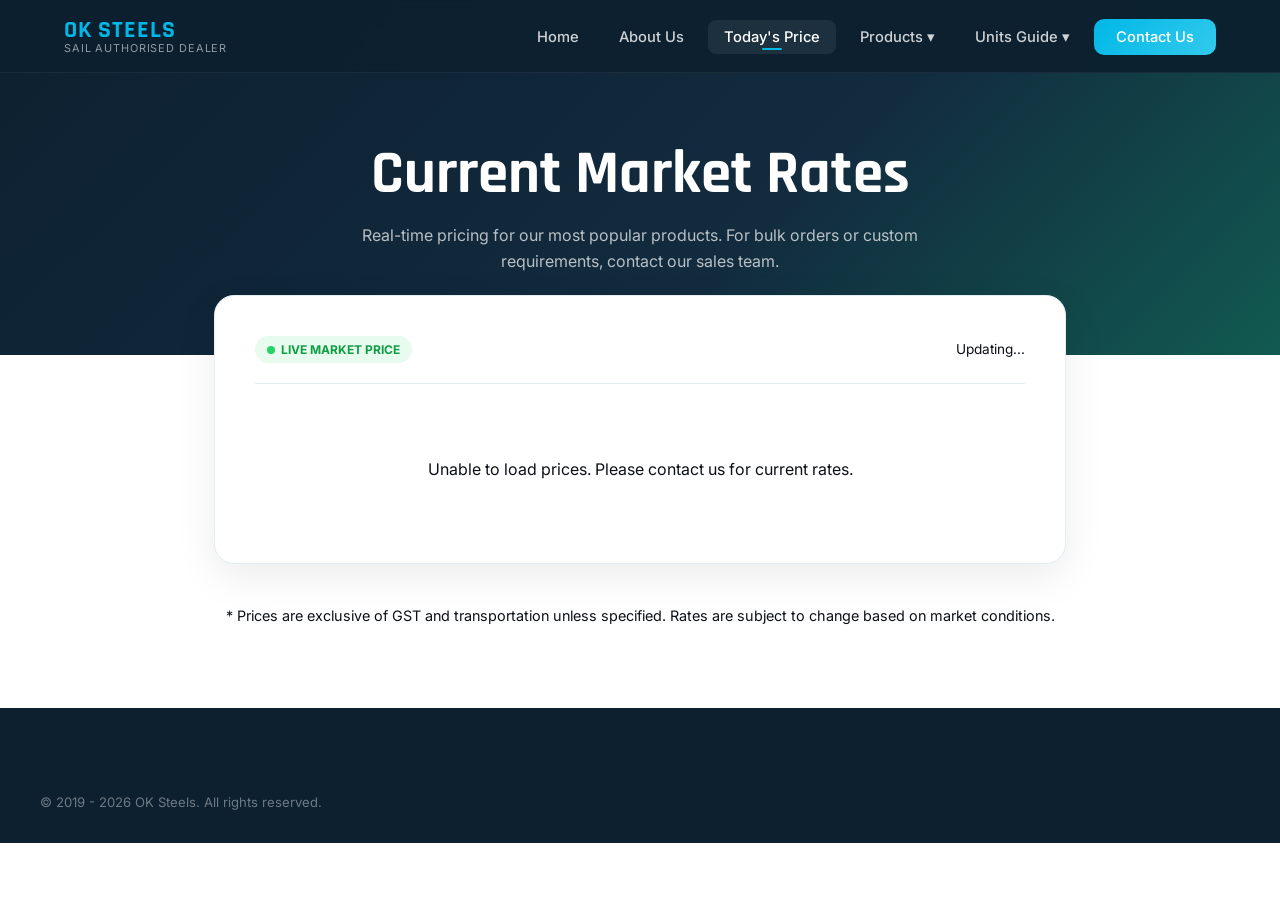
<file: public/prices.html>
<!DOCTYPE html>
<html lang="en">

<head>
    <meta charset="UTF-8" />
    <meta name="viewport" content="width=device-width, initial-scale=1.0" />

    <!-- SEO -->
    <title>Today's Steel Prices – OK Steels | Real-time Pricing, Trichy</title>
    <meta name="description"
        content="Check the latest steel prices for TMT Re-bars, Structural Steel, and more at OK Steels. Updated daily with real-time market rates from official mills." />
    <link rel="stylesheet" href="assets/css/style.css" />
    <style>
        .prices-hero {
            padding: 140px 24px 80px;
            background: linear-gradient(135deg, var(--navy) 0%, var(--navy-light) 60%, var(--teal-dark) 100%);
            text-align: center;
            position: relative;
            overflow: hidden;
        }

        .prices-container {
            max-width: 900px;
            margin: -60px auto 80px;
            padding: 0 24px;
            position: relative;
            z-index: 2;
        }

        .price-card {
            background: var(--white);
            border-radius: 20px;
            box-shadow: 0 12px 40px rgba(0, 0, 0, 0.08);
            padding: 40px;
            border: 1px solid var(--gray-mid);
        }

        .price-header {
            display: flex;
            justify-content: space-between;
            align-items: center;
            margin-bottom: 32px;
            padding-bottom: 20px;
            border-bottom: 1px solid var(--gray-mid);
        }

        .price-table {
            width: 100%;
            border-collapse: collapse;
        }

        .price-table th {
            text-align: left;
            color: var(--gray);
            font-size: 0.82rem;
            text-transform: uppercase;
            letter-spacing: 0.1em;
            padding: 12px 16px;
            background: var(--light);
        }

        .price-table td {
            padding: 20px 16px;
            border-bottom: 1px solid var(--gray-mid);
            font-size: 1rem;
            color: var(--dark);
        }

        .price-value {
            font-family: var(--font-head);
            font-weight: 700;
            color: var(--primary);
            font-size: 1.2rem;
        }

        .live-badge {
            display: inline-flex;
            align-items: center;
            gap: 6px;
            background: rgba(37, 211, 102, 0.1);
            color: #109d43;
            padding: 4px 12px;
            border-radius: 30px;
            font-size: 0.75rem;
            font-weight: 700;
        }

        .pulse {
            width: 8px;
            height: 8px;
            background: #25D366;
            border-radius: 50%;
            box-shadow: 0 0 0 rgba(37, 211, 102, 0.4);
            animation: pulse 2s infinite;
        }

        @keyframes pulse {
            0% {
                box-shadow: 0 0 0 0 rgba(37, 211, 102, 0.7);
            }

            70% {
                box-shadow: 0 0 0 10px rgba(37, 211, 102, 0);
            }

            100% {
                box-shadow: 0 0 0 0 rgba(37, 211, 102, 0);
            }
        }

        .last-updated {
            font-size: 0.85rem;
            color: var(--gray);
        }

        #price-list-body tr:last-child td {
            border-bottom: none;
        }

        .loading-spinner {
            text-align: center;
            padding: 40px;
            color: var(--gray);
        }
    </style>
</head>

<body>

    <!-- ===== NAVBAR ===== -->
    <nav class="navbar" role="navigation" aria-label="Main navigation">
        <div class="nav-inner">
            <a href="index.html" class="nav-logo" aria-label="OK Steels Home">
                <div class="nav-logo-text">
                    <span class="brand">OK STEELS</span>
                    <span class="tagline">SAIL Authorised Dealer</span>
                </div>
            </a>
            <ul class="nav-links" role="list">
                <li><a href="index.html">Home</a></li>
                <li><a href="about.html">About Us</a></li>
                <li><a href="prices.html" class="active">Today's Price</a></li>
                <li class="nav-dropdown">
                    <a href="products.html" class="nav-dropdown-toggle">Products &#9662;</a>
                    <ul class="nav-dropdown-menu">
                        <li><a href="products.html#tmt">TMT Re-bars</a></li>
                        <li><a href="products.html#structural">Structural Steel</a></li>
                        <li><a href="products.html#roofing">Roofing Sheets</a></li>
                        <li><a href="products.html#plates">Plates</a></li>
                        <li><a href="products.html#cr">CR Coils</a></li>
                        <li class="nav-dropdown-divider"></li>
                        <li><a href="tmt-rebars.html" class="nav-dropdown-highlight">TMT Re-bars Guide &#8594;</a></li>
                        <li><a href="tmt-calculator.html" class="nav-dropdown-highlight">Steel Calculator &#8594;</a>
                        </li>
                    </ul>
                </li>
                <li class="nav-dropdown">
                    <a href="units.html" class="nav-dropdown-toggle">Units Guide &#9662;</a>
                    <ul class="nav-dropdown-menu">
                        <li><a href="units.html#practical-formulas">Practical Formulas</a></li>
                        <li><a href="units.html#weight-tables">Weight Tables</a></li>
                        <li><a href="units.html#weightage">Product Weightage</a></li>
                        <li><a href="units.html#quick-conv">Quick Conversions</a></li>
                    </ul>
                </li>
                <li><a href="contact.html" class="nav-cta">Contact Us</a></li>
            </ul>
            <button class="hamburger" aria-label="Toggle menu"><span></span><span></span><span></span></button>
        </div>
    </nav>

    <header class="prices-hero">
        <h1 style="color:var(--white)">Current Market Rates</h1>
        <p style="color:rgba(255,255,255,0.7); max-width:600px; margin: 12px auto 0;">
            Real-time pricing for our most popular products. For bulk orders or custom requirements, contact our sales
            team.
        </p>
    </header>

    <main class="prices-container">
        <div class="price-card">
            <div class="price-header">
                <div class="live-badge">
                    <div class="pulse"></div>
                    LIVE MARKET PRICE
                </div>
                <div class="last-updated" id="update-time">Updating...</div>
            </div>

            <div id="price-content">
                <div class="loading-spinner">Fetching latest rates...</div>
            </div>
        </div>

        <div style="text-align:center; margin-top:40px">
            <p style="color:var(--gray); font-size:0.9rem">
                * Prices are exclusive of GST and transportation unless specified. Rates are subject to change based on
                market conditions.
            </p>
        </div>
    </main>

    <footer class="footer">
        <div class="footer-bottom">
            <span>© 2019 - <span id="current-year">2026</span> OK Steels. All rights reserved.</span>
        </div>
    </footer>

    <script src="assets/js/main.js"></script>
    <script>
        document.addEventListener('DOMContentLoaded', async () => {
            const content = document.getElementById('price-content');
            const timeLabel = document.getElementById('update-time');

            try {
                const prices = await window.fetchLivePrices();
                if (prices && prices.length > 0) {
                    let html = '<table class="price-table"><thead><tr><th>Product Name</th><th>Product ID</th><th>Unit</th><th>Rate (₹)</th></tr></thead><tbody id="price-list-body">';

                    prices.forEach(p => {
                        html += `
              <tr>
                <td><strong>${p.name}</strong></td>
                <td><span style="font-family:monospace; font-size:0.9rem; color:var(--gray); background:var(--light); padding:2px 6px; border-radius:4px;">${p.id || 'N/A'}</span></td>
                <td>${p.unit}</td>
                <td class="price-value">₹${p.price.toLocaleString('en-IN')}</td>
              </tr>
            `;
                    });

                    html += '</tbody></table>';
                    content.innerHTML = html;

                    const lastDate = new Date(prices[0].timestamp);
                    timeLabel.textContent = `Last Updated: ${lastDate.toLocaleDateString()} ${lastDate.toLocaleTimeString([], { hour: '2-digit', minute: '2-digit' })}`;
                } else {
                    content.innerHTML = '<div class="loading-spinner">Unable to load prices. Please contact us for current rates.</div>';
                }
            } catch (e) {
                content.innerHTML = '<div class="loading-spinner">Error loading price data.</div>';
            }
        });
    </script>
</body>

</html>
</file>
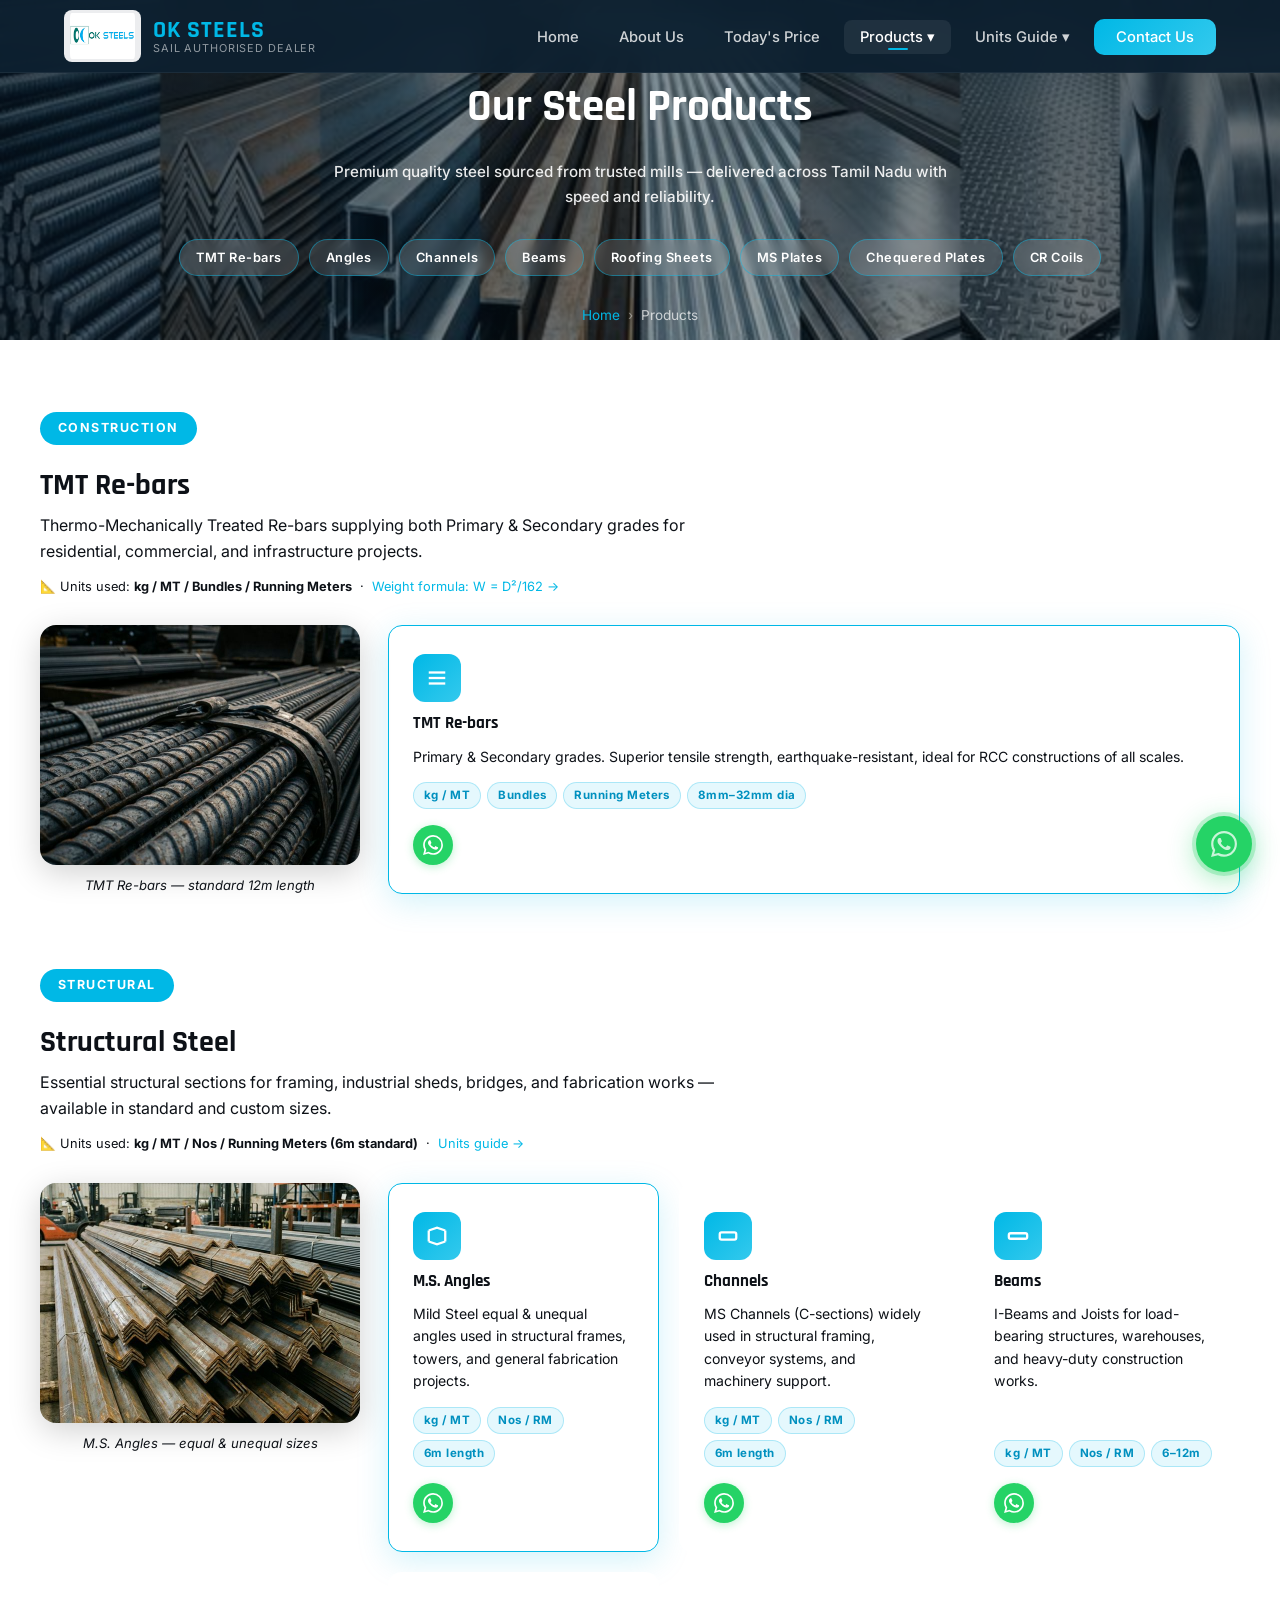
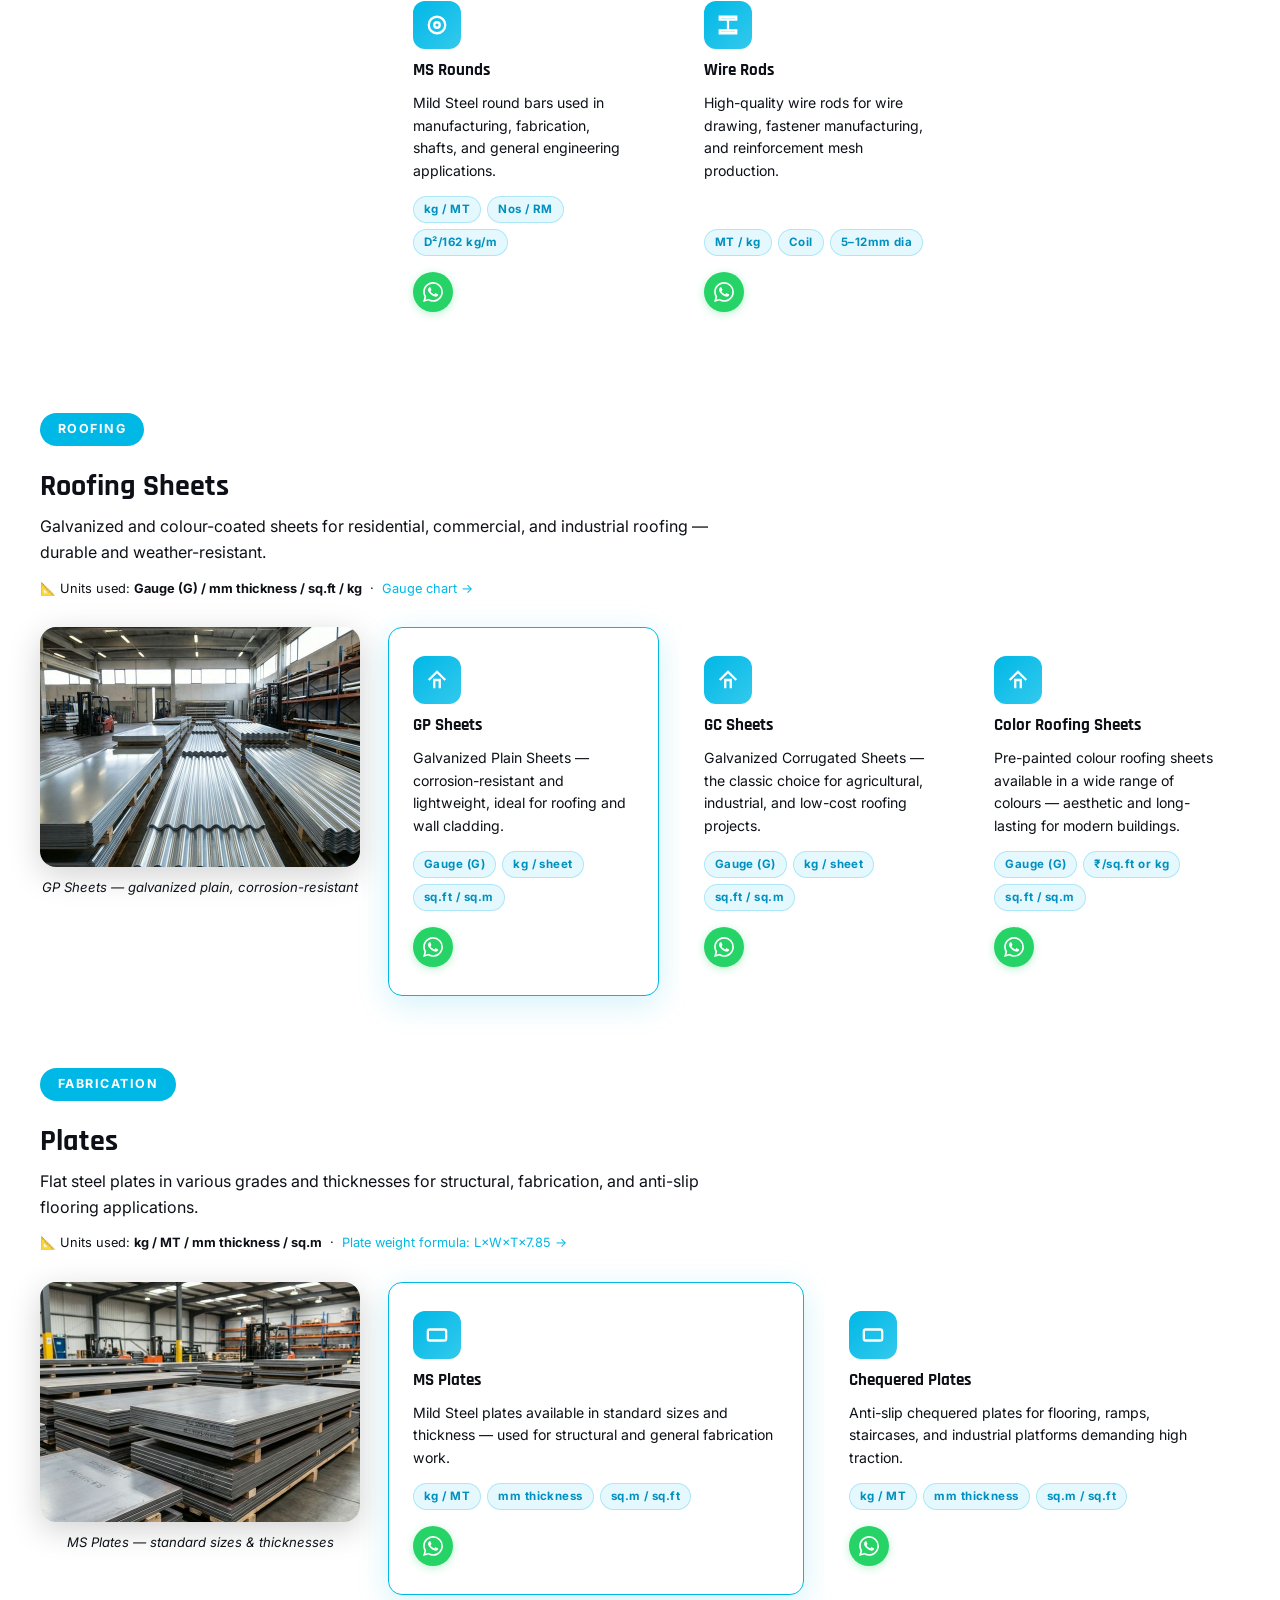
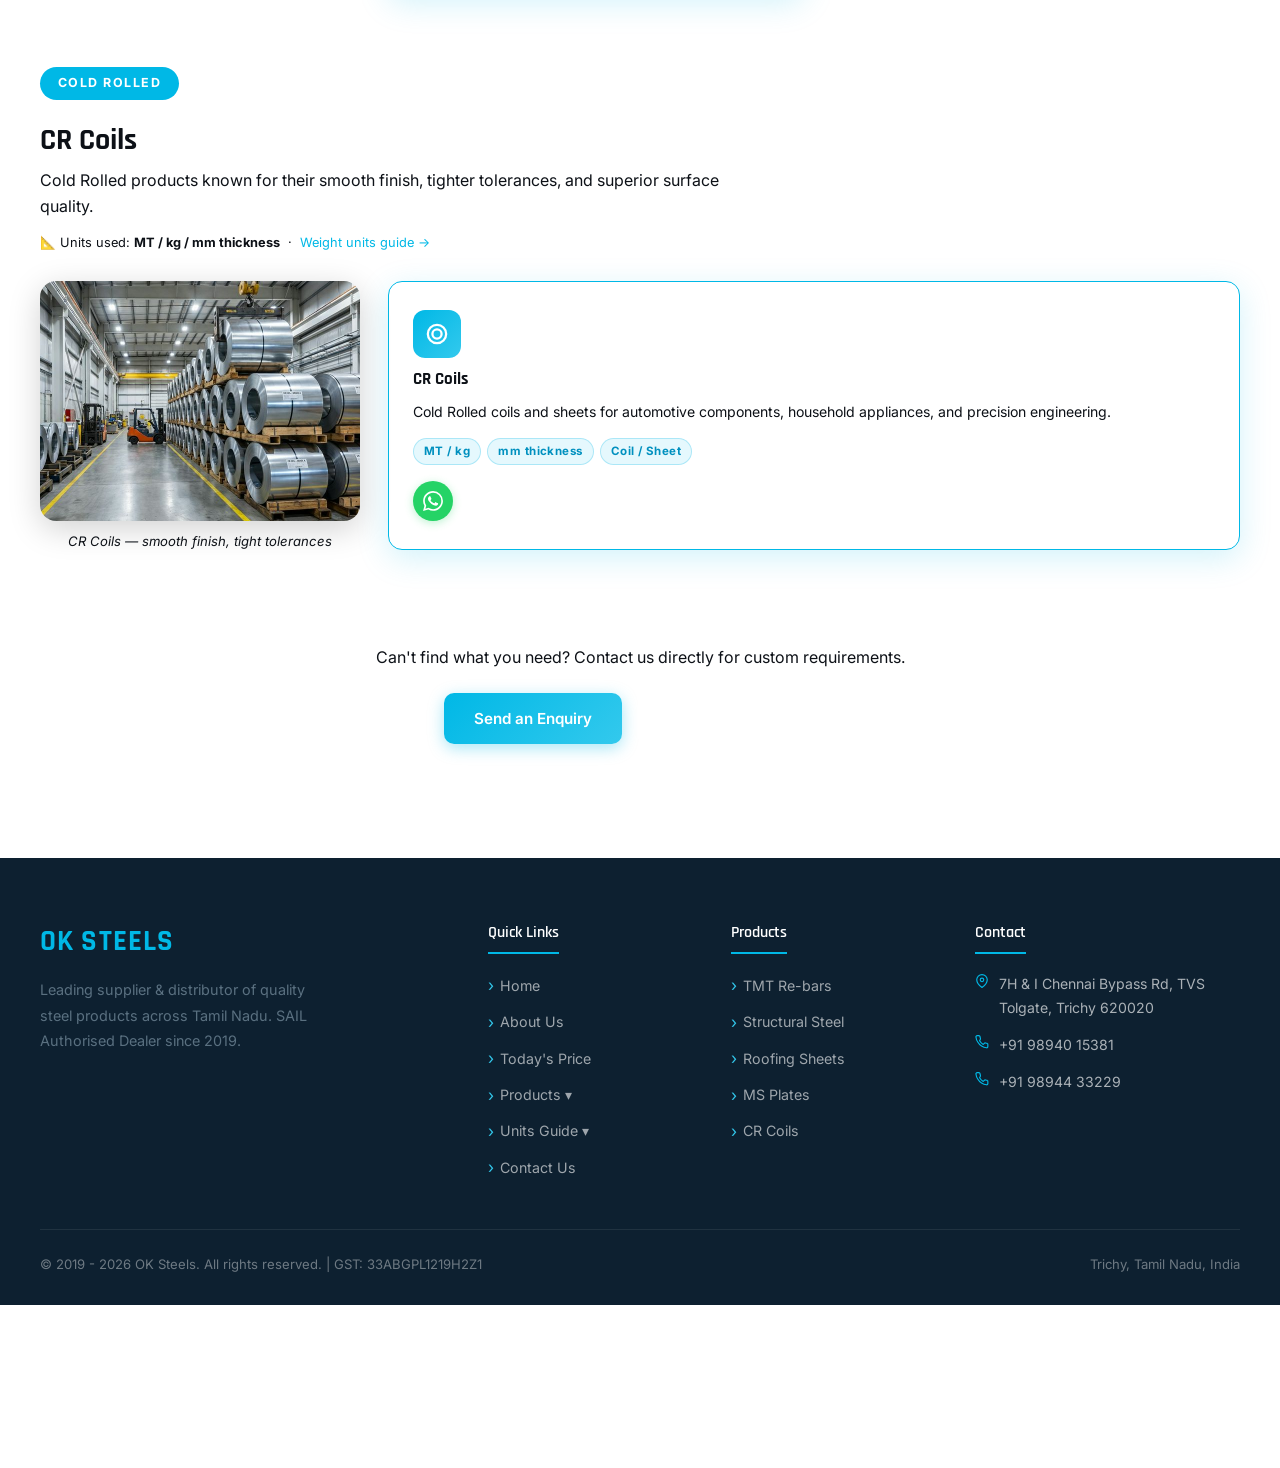
<file: public/products.html>
<!DOCTYPE html>
<html lang="en">

<head>
    <meta charset="UTF-8" />
    <meta name="viewport" content="width=device-width, initial-scale=1.0" />
    <title>Steel Products – OK Steels | TMT Bars, Structural Steel, Roofing Sheets, Trichy</title>
    <meta name="description"
        content="OK Steels supplies TMT Re-bars, MS Angles, Channels, Beams, MS Rounds, Wire Rods, GP/GC Sheets, MS Plates, Chequered Plates, CR Coils in Trichy, Tamil Nadu." />
    <link rel="canonical" href="https://www.oksteels.in/products.html" />
    <script async src="https://www.googletagmanager.com/gtag/js?id=G-XXXXXXXXXX"></script>
    <script>window.dataLayer = window.dataLayer || []; function gtag() { dataLayer.push(arguments); } gtag('js', new Date()); gtag('config', 'G-XXXXXXXXXX');</script>
    <link rel="stylesheet" href="assets/css/style.css" />
    <style>
        .products-hero {
            background: linear-gradient(135deg, var(--dark) 0%, #0d2030 60%, #0a1a28 100%);
            padding: 120px 24px 60px;
            text-align: center;
        }

        .products-hero h1 {
            color: var(--white);
            font-size: clamp(2rem, 5vw, 3.2rem);
            margin: 12px 0;
        }

        .products-hero p {
            color: rgba(255, 255, 255, 0.7);
            max-width: 600px;
            margin: 0 auto 16px;
        }

        .breadcrumb {
            display: flex;
            justify-content: center;
            gap: 8px;
            font-size: 0.85rem;
            color: rgba(255, 255, 255, 0.5);
        }

        .breadcrumb a {
            color: var(--primary);
            text-decoration: none;
        }

        .products-all {
            padding: 72px 24px;
            background: var(--light);
        }

        .products-all .container {
            max-width: 1200px;
            margin: 0 auto;
        }

        .prod-group {
            margin-bottom: 72px;
        }

        .prod-group-label {
            display: inline-flex;
            align-items: center;
            gap: 10px;
            background: var(--primary);
            color: #fff;
            font-size: 0.78rem;
            font-weight: 700;
            letter-spacing: .12em;
            text-transform: uppercase;
            padding: 6px 18px;
            border-radius: 30px;
            margin-bottom: 24px;
        }

        .prod-group h2 {
            font-size: 1.9rem;
            margin-bottom: 8px;
            color: var(--dark);
        }

        .prod-group>p {
            color: var(--gray);
            margin-bottom: 28px;
            max-width: 680px;
        }

        .prod-cards {
            display: grid;
            grid-template-columns: repeat(auto-fit, minmax(240px, 1fr));
            gap: 20px;
        }

        .prod-card {
            background: var(--white);
            border-radius: 14px;
            border: 1.5px solid transparent;
            padding: 28px 24px;
            display: flex;
            flex-direction: column;
            gap: 12px;
            transition: border-color .2s, box-shadow .2s, transform .2s;
        }

        .prod-card:hover {
            border-color: var(--primary);
            box-shadow: 0 8px 32px rgba(0, 184, 230, 0.12);
            transform: translateY(-4px);
        }

        .prod-card-icon {
            width: 48px;
            height: 48px;
            background: linear-gradient(135deg, var(--primary), var(--primary-light));
            border-radius: 12px;
            display: flex;
            align-items: center;
            justify-content: center;
            color: #fff;
        }

        .prod-card h3 {
            font-size: 1.05rem;
            color: var(--dark);
            margin: 0;
        }

        .prod-card p {
            font-size: 0.88rem;
            color: var(--gray);
            line-height: 1.6;
            flex: 1;
            margin: 0;
        }

        .prod-card-enquire {
            display: inline-flex;
            align-items: center;
            justify-content: center;
            width: 40px;
            height: 40px;
            background: #25d366;
            color: #fff;
            border-radius: 50%;
            text-decoration: none;
            transition: background .2s, transform .2s, box-shadow .2s;
            margin-top: 4px;
            align-self: flex-start;
            box-shadow: 0 2px 8px rgba(37, 211, 102, .3);
        }

        .prod-card-enquire:hover {
            background: #1eae55;
            transform: translateY(-2px);
            box-shadow: 0 4px 14px rgba(37, 211, 102, .45);
        }

        /* ── Product group inner: image left + cards right ── */
        .prod-group-inner {
            display: grid;
            grid-template-columns: 320px 1fr;
            gap: 28px;
            align-items: start;
        }

        .prod-feat-wrap {
            position: sticky;
            top: 90px;
        }

        .prod-feat-img {
            width: 100%;
            aspect-ratio: 4/3;
            border-radius: 16px;
            object-fit: cover;
            box-shadow: 0 8px 32px rgba(0, 0, 0, .18);
            transition: opacity .35s ease;
            display: block;
        }

        .prod-feat-caption {
            margin-top: 10px;
            font-size: .82rem;
            color: var(--gray);
            text-align: center;
            font-style: italic;
        }

        /* Cards become clickable to swap image */
        .prod-card[data-img] {
            cursor: pointer;
        }

        .prod-card[data-img].active {
            border-color: var(--primary);
            box-shadow: 0 8px 32px rgba(0, 184, 230, .18);
        }

        /* Unit badge on each card */
        .prod-units {
            display: flex;
            flex-wrap: wrap;
            gap: 6px;
            margin-top: 2px;
        }

        .prod-unit-pill {
            background: rgba(0, 184, 230, .1);
            border: 1px solid rgba(0, 184, 230, .25);
            color: var(--primary-dark, #0092b8);
            font-size: .72rem;
            font-weight: 700;
            padding: 3px 10px;
            border-radius: 20px;
            letter-spacing: .04em;
            white-space: nowrap;
        }

        /* Units guide link on product group */
        .units-hint {
            font-size: .8rem;
            color: var(--gray);
            margin-top: -16px;
            margin-bottom: 22px;
        }

        .units-hint a {
            color: var(--primary);
            text-decoration: none;
        }

        .units-hint a:hover {
            text-decoration: underline;
        }

        @media(max-width:860px) {
            .prod-group-inner {
                grid-template-columns: 1fr;
            }

            .prod-feat-wrap {
                position: static;
            }

            .prod-feat-img {
                aspect-ratio: 16/7;
            }
        }

        @media(max-width:600px) {
            .prod-cards {
                grid-template-columns: 1fr;
            }
        }

        /* ── Products Banner Strip ── */
        .products-banner-strip {
            width: 100%;
            overflow: hidden;
            position: relative;
        }

        .products-banner-img-wrap {
            position: relative;
            width: 100%;
            max-height: 340px;
            overflow: hidden;
        }

        .products-banner-img {
            width: 100%;
            height: 340px;
            object-fit: cover;
            object-position: center;
            display: block;
        }

        .products-banner-overlay {
            position: absolute;
            inset: 0;
            background: linear-gradient(to right, rgba(6, 18, 28, .72) 0%, rgba(6, 18, 28, .4) 60%, rgba(6, 18, 28, .62) 100%);
            display: flex;
            flex-direction: column;
            align-items: center;
            justify-content: center;
            gap: 18px;
            padding: 28px 24px;
        }

        .products-banner-chips {
            display: flex;
            flex-wrap: wrap;
            gap: 10px;
            justify-content: center;
        }

        .banner-chip {
            background: rgba(255, 255, 255, .13);
            backdrop-filter: blur(6px);
            border: 1px solid rgba(0, 184, 230, .45);
            color: #fff;
            font-size: .8rem;
            font-weight: 600;
            padding: 7px 16px;
            border-radius: 30px;
            text-decoration: none;
            letter-spacing: .04em;
            transition: background .2s, border-color .2s, transform .2s;
            white-space: nowrap;
        }

        .banner-chip:hover {
            background: rgba(0, 184, 230, .3);
            border-color: rgba(0, 184, 230, .9);
            transform: translateY(-2px);
        }

        .products-banner-caption {
            color: rgba(255, 255, 255, .65);
            font-size: .82rem;
            letter-spacing: .06em;
            text-transform: uppercase;
        }

        @media(max-width:600px) {
            .products-banner-img {
                height: 220px;
            }

            .banner-chip {
                font-size: .72rem;
                padding: 5px 12px;
            }
        }
    </style>
</head>

<body>

    <nav class="navbar" role="navigation" aria-label="Main navigation">
        <div class="nav-inner">
            <a href="index.html" class="nav-logo" aria-label="OK Steels Home">
                <img src="assets/images/logo.png" alt="OK Steels Logo" onerror="this.style.display='none'" />
                <div class="nav-logo-text"><span class="brand">OK STEELS</span><span class="tagline">SAIL Authorised
                        Dealer</span></div>
            </a>
            <ul class="nav-links" role="list">
                <li><a href="index.html">Home</a></li>
                <li><a href="about.html">About Us</a></li><li><a href="prices.html">Today's Price</a></li>
                <li class="nav-dropdown">
                    <a href="products.html" class="nav-dropdown-toggle active">Products ▾</a>
                    <ul class="nav-dropdown-menu">
                        <li><a href="products.html#tmt">TMT Re-bars</a></li>
                        <li><a href="products.html#structural">Structural Steel</a></li>
                        <li><a href="products.html#roofing">Roofing Sheets</a></li>
                        <li><a href="products.html#plates">Plates</a></li>
                        <li><a href="products.html#cr">CR Coils</a></li>
                        <li class="nav-dropdown-divider"></li>
                        <li><a href="tmt-rebars.html" class="nav-dropdown-highlight">TMT Re-bars Guide →</a></li>
                        <li><a href="tmt-calculator.html" class="nav-dropdown-highlight">Steel Calculator →</a></li>
                    </ul>
                </li>
                <li class="nav-dropdown">
                    <a href="units.html" class="nav-dropdown-toggle">Units Guide ▾</a>
                    <ul class="nav-dropdown-menu">
                        <li><a href="units.html#practical-formulas">Practical Formulas</a></li>
                        <li><a href="units.html#weight-tables">Weight Tables</a></li>
                        <li><a href="units.html#weightage">Product Weightage</a></li>
                        <li><a href="units.html#quick-conv">Quick Conversions</a></li>
                    </ul>
                </li>
                <li><a href="contact.html" class="nav-cta">Contact Us</a></li>
            </ul>
            <button class="hamburger" aria-label="Toggle menu"><span></span><span></span><span></span></button>
        </div>
    </nav>

    <!-- ── Products Integrated Header ── -->
    <header class="products-banner-strip" role="banner">
        <div class="products-banner-img-wrap">
            <img src="assets/images/products-banner.jpg"
                alt="OK Steels full product range — TMT rebars, angles, channels, beams, roofing sheets, plates, CR coils"
                loading="lazy" class="products-banner-img" />
            <div class="products-banner-overlay">
                <span class="section-label"
                    style="background:rgba(0,184,230,0.2); color:#fff; border:1px solid rgba(255,255,255,0.2)">What We
                    Offer</span>
                <h1 style="color:var(--white); font-size:clamp(1.8rem, 5vw, 2.8rem); margin: 8px 0;">Our Steel Products
                </h1>
                <p
                    style="color:rgba(255,255,255,0.9); max-width:650px; text-align:center; font-size:0.95rem; margin-bottom:12px; font-weight:500;">
                    Premium quality steel sourced from trusted mills — delivered across Tamil Nadu with speed and
                    reliability.
                </p>
                <div class="products-banner-chips">
                    <a href="#tmt" class="banner-chip">TMT Re-bars</a>
                    <a href="#structural" class="banner-chip">Angles</a>
                    <a href="#structural" class="banner-chip">Channels</a>
                    <a href="#structural" class="banner-chip">Beams</a>
                    <a href="#roofing" class="banner-chip">Roofing Sheets</a>
                    <a href="#plates" class="banner-chip">MS Plates</a>
                    <a href="#plates" class="banner-chip">Chequered Plates</a>
                    <a href="#cr" class="banner-chip">CR Coils</a>
                </div>
                <nav class="breadcrumb" aria-label="Breadcrumb" style="margin-top:10px">
                    <a href="index.html" style="color:var(--cyan)">Home</a><span
                        style="color:rgba(255,255,255,0.4)">›</span><span aria-current="page"
                        style="color:rgba(255,255,255,0.7)">Products</span>
                </nav>
            </div>
        </div>
    </header>

    <main class="products-all" id="products-main">
        <div class="container">

            <!-- ── TMT RE-BARS ── -->
            <div class="prod-group reveal" id="tmt">
                <div class="prod-group-label">Construction</div>
                <h2>TMT Re-bars</h2>
                <p>Thermo-Mechanically Treated Re-bars supplying both Primary &amp; Secondary grades for residential,
                    commercial, and infrastructure projects.</p>
                <p class="units-hint">📐 Units used: <strong>kg / MT / Bundles / Running Meters</strong> &nbsp;·&nbsp;
                    <a href="units.html#practical-formulas">Weight formula: W = D²/162 →</a>
                </p>
                <div class="prod-group-inner">
                    <div class="prod-feat-wrap">
                        <img id="feat-tmt" class="prod-feat-img" src="assets/images/prod-tmt-rebars.jpg"
                            alt="TMT Re-bars" loading="lazy" />
                        <p class="prod-feat-caption" id="feat-tmt-cap">TMT Re-bars — standard 12m length</p>
                    </div>
                    <div class="prod-cards">
                        <div class="prod-card active" data-img="feat-tmt" data-src="assets/images/prod-tmt-rebars.jpg"
                            data-cap="TMT Re-bars — standard 12m length">
                            <div class="prod-card-icon" aria-hidden="true">
                                <svg width="22" height="22" viewBox="0 0 24 24" fill="none" stroke="currentColor"
                                    stroke-width="2.5">
                                    <line x1="3" y1="12" x2="21" y2="12" />
                                    <line x1="3" y1="6" x2="21" y2="6" />
                                    <line x1="3" y1="18" x2="21" y2="18" />
                                </svg>
                            </div>
                            <h3>TMT Re-bars</h3>
                            <p>Primary &amp; Secondary grades. Superior tensile strength, earthquake-resistant, ideal
                                for RCC constructions of all scales.</p>
                            <div class="prod-units">
                                <span class="prod-unit-pill">kg / MT</span>
                                <span class="prod-unit-pill">Bundles</span>
                                <span class="prod-unit-pill">Running Meters</span>
                                <span class="prod-unit-pill">8mm–32mm dia</span>
                            </div>
                            <a href="https://wa.me/919894433229?text=Hi, I am interested in TMT Re-bars. Please provide more details."
                                target="_blank" rel="noopener" class="prod-card-enquire"><svg width="20" height="20"
                                    viewBox="0 0 24 24" fill="currentColor">
                                    <path
                                        d="M17.472 14.382c-.297-.149-1.758-.867-2.03-.967-.273-.099-.471-.148-.67.15-.197.297-.767.966-.94 1.164-.173.199-.347.223-.644.075-.297-.15-1.255-.463-2.39-1.475-.883-.788-1.48-1.761-1.653-2.059-.173-.297-.018-.458.13-.606.134-.133.298-.347.446-.52.149-.174.198-.298.298-.497.099-.198.05-.371-.025-.52-.075-.149-.669-1.612-.916-2.207-.242-.579-.487-.5-.669-.51-.173-.008-.371-.01-.57-.01-.198 0-.52.074-.792.372-.272.297-1.04 1.016-1.04 2.479 0 1.462 1.065 2.875 1.213 3.074.149.198 2.096 3.2 5.077 4.487.709.306 1.262.489 1.694.625.712.227 1.36.195 1.871.118.571-.085 1.758-.719 2.006-1.413.248-.694.248-1.289.173-1.413-.074-.124-.272-.198-.57-.347m-5.421 7.403h-.004a9.87 9.87 0 0 1-5.031-1.378l-.361-.214-3.741.982.998-3.648-.235-.374a9.86 9.86 0 0 1-1.51-5.26c.001-5.45 4.436-9.884 9.888-9.884 2.64 0 5.122 1.03 6.988 2.898a9.825 9.825 0 0 1 2.893 6.994c-.003 5.45-4.437 9.884-9.885 9.884m8.413-18.297A11.815 11.815 0 0 0 12.05 0C5.495 0 .16 5.335.157 11.892c0 2.096.547 4.142 1.588 5.945L.057 24l6.305-1.654a11.882 11.882 0 0 0 5.683 1.448h.005c6.554 0 11.89-5.335 11.893-11.893a11.821 11.821 0 0 0-3.48-8.413Z" />
                                </svg></a>
                        </div>
                    </div>
                </div>
            </div>

            <!-- ── STRUCTURAL STEEL ── -->
            <div class="prod-group reveal" id="structural">
                <div class="prod-group-label">Structural</div>
                <h2>Structural Steel</h2>
                <p>Essential structural sections for framing, industrial sheds, bridges, and fabrication works —
                    available in standard and custom sizes.</p>
                <p class="units-hint">📐 Units used: <strong>kg / MT / Nos / Running Meters (6m standard)</strong>
                    &nbsp;·&nbsp; <a href="units.html#linear-count">Units guide →</a></p>
                <div class="prod-group-inner">
                    <div class="prod-feat-wrap">
                        <img id="feat-struct" class="prod-feat-img" src="assets/images/prod-ms-angles.jpg"
                            alt="MS Angles" loading="lazy" />
                        <p class="prod-feat-caption" id="feat-struct-cap">M.S. Angles — equal &amp; unequal sizes</p>
                    </div>
                    <div class="prod-cards">
                        <div class="prod-card active" data-img="feat-struct" data-src="assets/images/prod-ms-angles.jpg"
                            data-cap="M.S. Angles — equal &amp; unequal sizes">
                            <div class="prod-card-icon" aria-hidden="true">
                                <svg width="22" height="22" viewBox="0 0 24 24" fill="none" stroke="currentColor"
                                    stroke-width="2.5">
                                    <polyline points="3 6 12 3 21 6" />
                                    <polyline points="3 18 12 21 21 18" />
                                    <line x1="3" y1="6" x2="3" y2="18" />
                                    <line x1="21" y1="6" x2="21" y2="18" />
                                </svg>
                            </div>
                            <h3>M.S. Angles</h3>
                            <p>Mild Steel equal &amp; unequal angles used in structural frames, towers, and general
                                fabrication projects.</p>
                            <div class="prod-units">
                                <span class="prod-unit-pill">kg / MT</span>
                                <span class="prod-unit-pill">Nos / RM</span>
                                <span class="prod-unit-pill">6m length</span>
                            </div>
                            <a href="https://wa.me/919894433229?text=Hi, I am interested in M.S. Angles. Please provide more details."
                                target="_blank" rel="noopener" class="prod-card-enquire"><svg width="20" height="20"
                                    viewBox="0 0 24 24" fill="currentColor">
                                    <path
                                        d="M17.472 14.382c-.297-.149-1.758-.867-2.03-.967-.273-.099-.471-.148-.67.15-.197.297-.767.966-.94 1.164-.173.199-.347.223-.644.075-.297-.15-1.255-.463-2.39-1.475-.883-.788-1.48-1.761-1.653-2.059-.173-.297-.018-.458.13-.606.134-.133.298-.347.446-.52.149-.174.198-.298.298-.497.099-.198.05-.371-.025-.52-.075-.149-.669-1.612-.916-2.207-.242-.579-.487-.5-.669-.51-.173-.008-.371-.01-.57-.01-.198 0-.52.074-.792.372-.272.297-1.04 1.016-1.04 2.479 0 1.462 1.065 2.875 1.213 3.074.149.198 2.096 3.2 5.077 4.487.709.306 1.262.489 1.694.625.712.227 1.36.195 1.871.118.571-.085 1.758-.719 2.006-1.413.248-.694.248-1.289.173-1.413-.074-.124-.272-.198-.57-.347m-5.421 7.403h-.004a9.87 9.87 0 0 1-5.031-1.378l-.361-.214-3.741.982.998-3.648-.235-.374a9.86 9.86 0 0 1-1.51-5.26c.001-5.45 4.436-9.884 9.888-9.884 2.64 0 5.122 1.03 6.988 2.898a9.825 9.825 0 0 1 2.893 6.994c-.003 5.45-4.437 9.884-9.885 9.884m8.413-18.297A11.815 11.815 0 0 0 12.05 0C5.495 0 .16 5.335.157 11.892c0 2.096.547 4.142 1.588 5.945L.057 24l6.305-1.654a11.882 11.882 0 0 0 5.683 1.448h.005c6.554 0 11.89-5.335 11.893-11.893a11.821 11.821 0 0 0-3.48-8.413Z" />
                                </svg></a>
                        </div>
                        <div class="prod-card" data-img="feat-struct" data-src="assets/images/prod-ms-channels.jpg"
                            data-cap="MS Channels (C-sections) — standard lengths">
                            <div class="prod-card-icon" aria-hidden="true">
                                <svg width="22" height="22" viewBox="0 0 24 24" fill="none" stroke="currentColor"
                                    stroke-width="2.5">
                                    <rect x="3" y="8" width="18" height="8" rx="2" />
                                </svg>
                            </div>
                            <h3>Channels</h3>
                            <p>MS Channels (C-sections) widely used in structural framing, conveyor systems, and
                                machinery support.</p>
                            <div class="prod-units">
                                <span class="prod-unit-pill">kg / MT</span>
                                <span class="prod-unit-pill">Nos / RM</span>
                                <span class="prod-unit-pill">6m length</span>
                            </div>
                            <a href="https://wa.me/919894433229?text=Hi, I am interested in Channels. Please provide more details."
                                target="_blank" rel="noopener" class="prod-card-enquire"><svg width="20" height="20"
                                    viewBox="0 0 24 24" fill="currentColor">
                                    <path
                                        d="M17.472 14.382c-.297-.149-1.758-.867-2.03-.967-.273-.099-.471-.148-.67.15-.197.297-.767.966-.94 1.164-.173.199-.347.223-.644.075-.297-.15-1.255-.463-2.39-1.475-.883-.788-1.48-1.761-1.653-2.059-.173-.297-.018-.458.13-.606.134-.133.298-.347.446-.52.149-.174.198-.298.298-.497.099-.198.05-.371-.025-.52-.075-.149-.669-1.612-.916-2.207-.242-.579-.487-.5-.669-.51-.173-.008-.371-.01-.57-.01-.198 0-.52.074-.792.372-.272.297-1.04 1.016-1.04 2.479 0 1.462 1.065 2.875 1.213 3.074.149.198 2.096 3.2 5.077 4.487.709.306 1.262.489 1.694.625.712.227 1.36.195 1.871.118.571-.085 1.758-.719 2.006-1.413.248-.694.248-1.289.173-1.413-.074-.124-.272-.198-.57-.347m-5.421 7.403h-.004a9.87 9.87 0 0 1-5.031-1.378l-.361-.214-3.741.982.998-3.648-.235-.374a9.86 9.86 0 0 1-1.51-5.26c.001-5.45 4.436-9.884 9.888-9.884 2.64 0 5.122 1.03 6.988 2.898a9.825 9.825 0 0 1 2.893 6.994c-.003 5.45-4.437 9.884-9.885 9.884m8.413-18.297A11.815 11.815 0 0 0 12.05 0C5.495 0 .16 5.335.157 11.892c0 2.096.547 4.142 1.588 5.945L.057 24l6.305-1.654a11.882 11.882 0 0 0 5.683 1.448h.005c6.554 0 11.89-5.335 11.893-11.893a11.821 11.821 0 0 0-3.48-8.413Z" />
                                </svg></a>
                        </div>
                        <div class="prod-card" data-img="feat-struct" data-src="assets/images/prod-steel-beams.jpg"
                            data-cap="I-Beams &amp; Joists — load-bearing structures">
                            <div class="prod-card-icon" aria-hidden="true">
                                <svg width="22" height="22" viewBox="0 0 24 24" fill="none" stroke="currentColor"
                                    stroke-width="2.5">
                                    <rect x="2" y="9" width="20" height="6" rx="2" />
                                </svg>
                            </div>
                            <h3>Beams</h3>
                            <p>I-Beams and Joists for load-bearing structures, warehouses, and heavy-duty construction
                                works.</p>
                            <div class="prod-units">
                                <span class="prod-unit-pill">kg / MT</span>
                                <span class="prod-unit-pill">Nos / RM</span>
                                <span class="prod-unit-pill">6–12m</span>
                            </div>
                            <a href="https://wa.me/919894433229?text=Hi, I am interested in Beams. Please provide more details."
                                target="_blank" rel="noopener" class="prod-card-enquire"><svg width="20" height="20"
                                    viewBox="0 0 24 24" fill="currentColor">
                                    <path
                                        d="M17.472 14.382c-.297-.149-1.758-.867-2.03-.967-.273-.099-.471-.148-.67.15-.197.297-.767.966-.94 1.164-.173.199-.347.223-.644.075-.297-.15-1.255-.463-2.39-1.475-.883-.788-1.48-1.761-1.653-2.059-.173-.297-.018-.458.13-.606.134-.133.298-.347.446-.52.149-.174.198-.298.298-.497.099-.198.05-.371-.025-.52-.075-.149-.669-1.612-.916-2.207-.242-.579-.487-.5-.669-.51-.173-.008-.371-.01-.57-.01-.198 0-.52.074-.792.372-.272.297-1.04 1.016-1.04 2.479 0 1.462 1.065 2.875 1.213 3.074.149.198 2.096 3.2 5.077 4.487.709.306 1.262.489 1.694.625.712.227 1.36.195 1.871.118.571-.085 1.758-.719 2.006-1.413.248-.694.248-1.289.173-1.413-.074-.124-.272-.198-.57-.347m-5.421 7.403h-.004a9.87 9.87 0 0 1-5.031-1.378l-.361-.214-3.741.982.998-3.648-.235-.374a9.86 9.86 0 0 1-1.51-5.26c.001-5.45 4.436-9.884 9.888-9.884 2.64 0 5.122 1.03 6.988 2.898a9.825 9.825 0 0 1 2.893 6.994c-.003 5.45-4.437 9.884-9.885 9.884m8.413-18.297A11.815 11.815 0 0 0 12.05 0C5.495 0 .16 5.335.157 11.892c0 2.096.547 4.142 1.588 5.945L.057 24l6.305-1.654a11.882 11.882 0 0 0 5.683 1.448h.005c6.554 0 11.89-5.335 11.893-11.893a11.821 11.821 0 0 0-3.48-8.413Z" />
                                </svg></a>
                        </div>
                        <div class="prod-card" data-img="feat-struct" data-src="assets/images/prod-ms-rounds.jpg"
                            data-cap="MS Round bars — dia 6mm–100mm">
                            <div class="prod-card-icon" aria-hidden="true">
                                <svg width="22" height="22" viewBox="0 0 24 24" fill="none" stroke="currentColor"
                                    stroke-width="2.5">
                                    <circle cx="12" cy="12" r="9" />
                                    <circle cx="12" cy="12" r="3" />
                                </svg>
                            </div>
                            <h3>MS Rounds</h3>
                            <p>Mild Steel round bars used in manufacturing, fabrication, shafts, and general engineering
                                applications.</p>
                            <div class="prod-units">
                                <span class="prod-unit-pill">kg / MT</span>
                                <span class="prod-unit-pill">Nos / RM</span>
                                <span class="prod-unit-pill">D²/162 kg/m</span>
                            </div>
                            <a href="https://wa.me/919894433229?text=Hi, I am interested in MS Rounds. Please provide more details."
                                target="_blank" rel="noopener" class="prod-card-enquire"><svg width="20" height="20"
                                    viewBox="0 0 24 24" fill="currentColor">
                                    <path
                                        d="M17.472 14.382c-.297-.149-1.758-.867-2.03-.967-.273-.099-.471-.148-.67.15-.197.297-.767.966-.94 1.164-.173.199-.347.223-.644.075-.297-.15-1.255-.463-2.39-1.475-.883-.788-1.48-1.761-1.653-2.059-.173-.297-.018-.458.13-.606.134-.133.298-.347.446-.52.149-.174.198-.298.298-.497.099-.198.05-.371-.025-.52-.075-.149-.669-1.612-.916-2.207-.242-.579-.487-.5-.669-.51-.173-.008-.371-.01-.57-.01-.198 0-.52.074-.792.372-.272.297-1.04 1.016-1.04 2.479 0 1.462 1.065 2.875 1.213 3.074.149.198 2.096 3.2 5.077 4.487.709.306 1.262.489 1.694.625.712.227 1.36.195 1.871.118.571-.085 1.758-.719 2.006-1.413.248-.694.248-1.289.173-1.413-.074-.124-.272-.198-.57-.347m-5.421 7.403h-.004a9.87 9.87 0 0 1-5.031-1.378l-.361-.214-3.741.982.998-3.648-.235-.374a9.86 9.86 0 0 1-1.51-5.26c.001-5.45 4.436-9.884 9.888-9.884 2.64 0 5.122 1.03 6.988 2.898a9.825 9.825 0 0 1 2.893 6.994c-.003 5.45-4.437 9.884-9.885 9.884m8.413-18.297A11.815 11.815 0 0 0 12.05 0C5.495 0 .16 5.335.157 11.892c0 2.096.547 4.142 1.588 5.945L.057 24l6.305-1.654a11.882 11.882 0 0 0 5.683 1.448h.005c6.554 0 11.89-5.335 11.893-11.893a11.821 11.821 0 0 0-3.48-8.413Z" />
                                </svg></a>
                        </div>
                        <div class="prod-card" data-img="feat-struct" data-src="assets/images/prod-wire-rods.jpg"
                            data-cap="Wire Rods in coil form — 5–12mm dia">
                            <div class="prod-card-icon" aria-hidden="true">
                                <svg width="22" height="22" viewBox="0 0 24 24" fill="none" stroke="currentColor"
                                    stroke-width="2.5">
                                    <path d="M3 3h18v3H3zM3 18h18v3H3z" />
                                    <line x1="12" y1="6" x2="12" y2="18" />
                                </svg>
                            </div>
                            <h3>Wire Rods</h3>
                            <p>High-quality wire rods for wire drawing, fastener manufacturing, and reinforcement mesh
                                production.</p>
                            <div class="prod-units">
                                <span class="prod-unit-pill">MT / kg</span>
                                <span class="prod-unit-pill">Coil</span>
                                <span class="prod-unit-pill">5–12mm dia</span>
                            </div>
                            <a href="https://wa.me/919894433229?text=Hi, I am interested in Wire Rods. Please provide more details."
                                target="_blank" rel="noopener" class="prod-card-enquire"><svg width="20" height="20"
                                    viewBox="0 0 24 24" fill="currentColor">
                                    <path
                                        d="M17.472 14.382c-.297-.149-1.758-.867-2.03-.967-.273-.099-.471-.148-.67.15-.197.297-.767.966-.94 1.164-.173.199-.347.223-.644.075-.297-.15-1.255-.463-2.39-1.475-.883-.788-1.48-1.761-1.653-2.059-.173-.297-.018-.458.13-.606.134-.133.298-.347.446-.52.149-.174.198-.298.298-.497.099-.198.05-.371-.025-.52-.075-.149-.669-1.612-.916-2.207-.242-.579-.487-.5-.669-.51-.173-.008-.371-.01-.57-.01-.198 0-.52.074-.792.372-.272.297-1.04 1.016-1.04 2.479 0 1.462 1.065 2.875 1.213 3.074.149.198 2.096 3.2 5.077 4.487.709.306 1.262.489 1.694.625.712.227 1.36.195 1.871.118.571-.085 1.758-.719 2.006-1.413.248-.694.248-1.289.173-1.413-.074-.124-.272-.198-.57-.347m-5.421 7.403h-.004a9.87 9.87 0 0 1-5.031-1.378l-.361-.214-3.741.982.998-3.648-.235-.374a9.86 9.86 0 0 1-1.51-5.26c.001-5.45 4.436-9.884 9.888-9.884 2.64 0 5.122 1.03 6.988 2.898a9.825 9.825 0 0 1 2.893 6.994c-.003 5.45-4.437 9.884-9.885 9.884m8.413-18.297A11.815 11.815 0 0 0 12.05 0C5.495 0 .16 5.335.157 11.892c0 2.096.547 4.142 1.588 5.945L.057 24l6.305-1.654a11.882 11.882 0 0 0 5.683 1.448h.005c6.554 0 11.89-5.335 11.893-11.893a11.821 11.821 0 0 0-3.48-8.413Z" />
                                </svg></a>
                        </div>
                    </div>
                </div>
            </div>

            <!-- ── ROOFING SHEETS ── -->
            <div class="prod-group reveal" id="roofing">
                <div class="prod-group-label">Roofing</div>
                <h2>Roofing Sheets</h2>
                <p>Galvanized and colour-coated sheets for residential, commercial, and industrial roofing — durable and
                    weather-resistant.</p>
                <p class="units-hint">📐 Units used: <strong>Gauge (G) / mm thickness / sq.ft / kg</strong>
                    &nbsp;·&nbsp; <a href="units.html#dimensional">Gauge chart →</a></p>
                <div class="prod-group-inner">
                    <div class="prod-feat-wrap">
                        <img id="feat-roof" class="prod-feat-img" src="assets/images/prod-gp-sheets.jpg" alt="GP Sheets"
                            loading="lazy" />
                        <p class="prod-feat-caption" id="feat-roof-cap">GP Sheets — galvanized plain,
                            corrosion-resistant</p>
                    </div>
                    <div class="prod-cards">
                        <div class="prod-card active" data-img="feat-roof" data-src="assets/images/prod-gp-sheets.jpg"
                            data-cap="GP Sheets — galvanized plain, corrosion-resistant">
                            <div class="prod-card-icon" aria-hidden="true">
                                <svg width="22" height="22" viewBox="0 0 24 24" fill="none" stroke="currentColor"
                                    stroke-width="2.5">
                                    <path d="M3 12L12 3l9 9" />
                                    <path d="M9 21V12h6v9" />
                                </svg>
                            </div>
                            <h3>GP Sheets</h3>
                            <p>Galvanized Plain Sheets — corrosion-resistant and lightweight, ideal for roofing and wall
                                cladding.</p>
                            <div class="prod-units">
                                <span class="prod-unit-pill">Gauge (G)</span>
                                <span class="prod-unit-pill">kg / sheet</span>
                                <span class="prod-unit-pill">sq.ft / sq.m</span>
                            </div>
                            <a href="https://wa.me/919894433229?text=Hi, I am interested in GP Sheets. Please provide more details."
                                target="_blank" rel="noopener" class="prod-card-enquire"><svg width="20" height="20"
                                    viewBox="0 0 24 24" fill="currentColor">
                                    <path
                                        d="M17.472 14.382c-.297-.149-1.758-.867-2.03-.967-.273-.099-.471-.148-.67.15-.197.297-.767.966-.94 1.164-.173.199-.347.223-.644.075-.297-.15-1.255-.463-2.39-1.475-.883-.788-1.48-1.761-1.653-2.059-.173-.297-.018-.458.13-.606.134-.133.298-.347.446-.52.149-.174.198-.298.298-.497.099-.198.05-.371-.025-.52-.075-.149-.669-1.612-.916-2.207-.242-.579-.487-.5-.669-.51-.173-.008-.371-.01-.57-.01-.198 0-.52.074-.792.372-.272.297-1.04 1.016-1.04 2.479 0 1.462 1.065 2.875 1.213 3.074.149.198 2.096 3.2 5.077 4.487.709.306 1.262.489 1.694.625.712.227 1.36.195 1.871.118.571-.085 1.758-.719 2.006-1.413.248-.694.248-1.289.173-1.413-.074-.124-.272-.198-.57-.347m-5.421 7.403h-.004a9.87 9.87 0 0 1-5.031-1.378l-.361-.214-3.741.982.998-3.648-.235-.374a9.86 9.86 0 0 1-1.51-5.26c.001-5.45 4.436-9.884 9.888-9.884 2.64 0 5.122 1.03 6.988 2.898a9.825 9.825 0 0 1 2.893 6.994c-.003 5.45-4.437 9.884-9.885 9.884m8.413-18.297A11.815 11.815 0 0 0 12.05 0C5.495 0 .16 5.335.157 11.892c0 2.096.547 4.142 1.588 5.945L.057 24l6.305-1.654a11.882 11.882 0 0 0 5.683 1.448h.005c6.554 0 11.89-5.335 11.893-11.893a11.821 11.821 0 0 0-3.48-8.413Z" />
                                </svg></a>
                        </div>
                        <div class="prod-card" data-img="feat-roof" data-src="assets/images/prod-gp-sheets.jpg"
                            data-cap="GC Sheets — corrugated, classic industrial roofing">
                            <div class="prod-card-icon" aria-hidden="true">
                                <svg width="22" height="22" viewBox="0 0 24 24" fill="none" stroke="currentColor"
                                    stroke-width="2.5">
                                    <path d="M3 12L12 3l9 9" />
                                    <path d="M9 21V12h6v9" />
                                </svg>
                            </div>
                            <h3>GC Sheets</h3>
                            <p>Galvanized Corrugated Sheets — the classic choice for agricultural, industrial, and
                                low-cost roofing projects.</p>
                            <div class="prod-units">
                                <span class="prod-unit-pill">Gauge (G)</span>
                                <span class="prod-unit-pill">kg / sheet</span>
                                <span class="prod-unit-pill">sq.ft / sq.m</span>
                            </div>
                            <a href="https://wa.me/919894433229?text=Hi, I am interested in GC Sheets. Please provide more details."
                                target="_blank" rel="noopener" class="prod-card-enquire"><svg width="20" height="20"
                                    viewBox="0 0 24 24" fill="currentColor">
                                    <path
                                        d="M17.472 14.382c-.297-.149-1.758-.867-2.03-.967-.273-.099-.471-.148-.67.15-.197.297-.767.966-.94 1.164-.173.199-.347.223-.644.075-.297-.15-1.255-.463-2.39-1.475-.883-.788-1.48-1.761-1.653-2.059-.173-.297-.018-.458.13-.606.134-.133.298-.347.446-.52.149-.174.198-.298.298-.497.099-.198.05-.371-.025-.52-.075-.149-.669-1.612-.916-2.207-.242-.579-.487-.5-.669-.51-.173-.008-.371-.01-.57-.01-.198 0-.52.074-.792.372-.272.297-1.04 1.016-1.04 2.479 0 1.462 1.065 2.875 1.213 3.074.149.198 2.096 3.2 5.077 4.487.709.306 1.262.489 1.694.625.712.227 1.36.195 1.871.118.571-.085 1.758-.719 2.006-1.413.248-.694.248-1.289.173-1.413-.074-.124-.272-.198-.57-.347m-5.421 7.403h-.004a9.87 9.87 0 0 1-5.031-1.378l-.361-.214-3.741.982.998-3.648-.235-.374a9.86 9.86 0 0 1-1.51-5.26c.001-5.45 4.436-9.884 9.888-9.884 2.64 0 5.122 1.03 6.988 2.898a9.825 9.825 0 0 1 2.893 6.994c-.003 5.45-4.437 9.884-9.885 9.884m8.413-18.297A11.815 11.815 0 0 0 12.05 0C5.495 0 .16 5.335.157 11.892c0 2.096.547 4.142 1.588 5.945L.057 24l6.305-1.654a11.882 11.882 0 0 0 5.683 1.448h.005c6.554 0 11.89-5.335 11.893-11.893a11.821 11.821 0 0 0-3.48-8.413Z" />
                                </svg></a>
                        </div>
                        <div class="prod-card" data-img="feat-roof" data-src="assets/images/prod-color-sheets.jpg"
                            data-cap="Colour Roofing Sheets — pre-painted, wide colour range">
                            <div class="prod-card-icon" aria-hidden="true">
                                <svg width="22" height="22" viewBox="0 0 24 24" fill="none" stroke="currentColor"
                                    stroke-width="2.5">
                                    <path d="M3 12L12 3l9 9" />
                                    <path d="M9 21V12h6v9" />
                                </svg>
                            </div>
                            <h3>Color Roofing Sheets</h3>
                            <p>Pre-painted colour roofing sheets available in a wide range of colours — aesthetic and
                                long-lasting for modern buildings.</p>
                            <div class="prod-units">
                                <span class="prod-unit-pill">Gauge (G)</span>
                                <span class="prod-unit-pill">₹/sq.ft or kg</span>
                                <span class="prod-unit-pill">sq.ft / sq.m</span>
                            </div>
                            <a href="https://wa.me/919894433229?text=Hi, I am interested in Color Roofing Sheets. Please provide more details."
                                target="_blank" rel="noopener" class="prod-card-enquire"><svg width="20" height="20"
                                    viewBox="0 0 24 24" fill="currentColor">
                                    <path
                                        d="M17.472 14.382c-.297-.149-1.758-.867-2.03-.967-.273-.099-.471-.148-.67.15-.197.297-.767.966-.94 1.164-.173.199-.347.223-.644.075-.297-.15-1.255-.463-2.39-1.475-.883-.788-1.48-1.761-1.653-2.059-.173-.297-.018-.458.13-.606.134-.133.298-.347.446-.52.149-.174.198-.298.298-.497.099-.198.05-.371-.025-.52-.075-.149-.669-1.612-.916-2.207-.242-.579-.487-.5-.669-.51-.173-.008-.371-.01-.57-.01-.198 0-.52.074-.792.372-.272.297-1.04 1.016-1.04 2.479 0 1.462 1.065 2.875 1.213 3.074.149.198 2.096 3.2 5.077 4.487.709.306 1.262.489 1.694.625.712.227 1.36.195 1.871.118.571-.085 1.758-.719 2.006-1.413.248-.694.248-1.289.173-1.413-.074-.124-.272-.198-.57-.347m-5.421 7.403h-.004a9.87 9.87 0 0 1-5.031-1.378l-.361-.214-3.741.982.998-3.648-.235-.374a9.86 9.86 0 0 1-1.51-5.26c.001-5.45 4.436-9.884 9.888-9.884 2.64 0 5.122 1.03 6.988 2.898a9.825 9.825 0 0 1 2.893 6.994c-.003 5.45-4.437 9.884-9.885 9.884m8.413-18.297A11.815 11.815 0 0 0 12.05 0C5.495 0 .16 5.335.157 11.892c0 2.096.547 4.142 1.588 5.945L.057 24l6.305-1.654a11.882 11.882 0 0 0 5.683 1.448h.005c6.554 0 11.89-5.335 11.893-11.893a11.821 11.821 0 0 0-3.48-8.413Z" />
                                </svg></a>
                        </div>
                    </div>
                </div>
            </div>

            <!-- ── PLATES ── -->
            <div class="prod-group reveal" id="plates">
                <div class="prod-group-label">Fabrication</div>
                <h2>Plates</h2>
                <p>Flat steel plates in various grades and thicknesses for structural, fabrication, and anti-slip
                    flooring applications.</p>
                <p class="units-hint">📐 Units used: <strong>kg / MT / mm thickness / sq.m</strong> &nbsp;·&nbsp; <a
                        href="units.html#practical-formulas">Plate weight formula: L×W×T×7.85 →</a></p>
                <div class="prod-group-inner">
                    <div class="prod-feat-wrap">
                        <img id="feat-plates" class="prod-feat-img" src="assets/images/prod-ms-plates.jpg"
                            alt="MS Plates" loading="lazy" />
                        <p class="prod-feat-caption" id="feat-plates-cap">MS Plates — standard sizes &amp; thicknesses
                        </p>
                    </div>
                    <div class="prod-cards">
                        <div class="prod-card active" data-img="feat-plates" data-src="assets/images/prod-ms-plates.jpg"
                            data-cap="MS Plates — standard sizes &amp; thicknesses">
                            <div class="prod-card-icon" aria-hidden="true">
                                <svg width="22" height="22" viewBox="0 0 24 24" fill="none" stroke="currentColor"
                                    stroke-width="2.5">
                                    <rect x="2" y="6" width="20" height="12" rx="2" />
                                </svg>
                            </div>
                            <h3>MS Plates</h3>
                            <p>Mild Steel plates available in standard sizes and thickness — used for structural and
                                general fabrication work.</p>
                            <div class="prod-units">
                                <span class="prod-unit-pill">kg / MT</span>
                                <span class="prod-unit-pill">mm thickness</span>
                                <span class="prod-unit-pill">sq.m / sq.ft</span>
                            </div>
                            <a href="https://wa.me/919894433229?text=Hi, I am interested in MS Plates. Please provide more details."
                                target="_blank" rel="noopener" class="prod-card-enquire"><svg width="20" height="20"
                                    viewBox="0 0 24 24" fill="currentColor">
                                    <path
                                        d="M17.472 14.382c-.297-.149-1.758-.867-2.03-.967-.273-.099-.471-.148-.67.15-.197.297-.767.966-.94 1.164-.173.199-.347.223-.644.075-.297-.15-1.255-.463-2.39-1.475-.883-.788-1.48-1.761-1.653-2.059-.173-.297-.018-.458.13-.606.134-.133.298-.347.446-.52.149-.174.198-.298.298-.497.099-.198.05-.371-.025-.52-.075-.149-.669-1.612-.916-2.207-.242-.579-.487-.5-.669-.51-.173-.008-.371-.01-.57-.01-.198 0-.52.074-.792.372-.272.297-1.04 1.016-1.04 2.479 0 1.462 1.065 2.875 1.213 3.074.149.198 2.096 3.2 5.077 4.487.709.306 1.262.489 1.694.625.712.227 1.36.195 1.871.118.571-.085 1.758-.719 2.006-1.413.248-.694.248-1.289.173-1.413-.074-.124-.272-.198-.57-.347m-5.421 7.403h-.004a9.87 9.87 0 0 1-5.031-1.378l-.361-.214-3.741.982.998-3.648-.235-.374a9.86 9.86 0 0 1-1.51-5.26c.001-5.45 4.436-9.884 9.888-9.884 2.64 0 5.122 1.03 6.988 2.898a9.825 9.825 0 0 1 2.893 6.994c-.003 5.45-4.437 9.884-9.885 9.884m8.413-18.297A11.815 11.815 0 0 0 12.05 0C5.495 0 .16 5.335.157 11.892c0 2.096.547 4.142 1.588 5.945L.057 24l6.305-1.654a11.882 11.882 0 0 0 5.683 1.448h.005c6.554 0 11.89-5.335 11.893-11.893a11.821 11.821 0 0 0-3.48-8.413Z" />
                                </svg></a>
                        </div>
                        <div class="prod-card" data-img="feat-plates" data-src="assets/images/prod-chequered.jpg"
                            data-cap="Chequered Plates — anti-slip, high traction surfaces">
                            <div class="prod-card-icon" aria-hidden="true">
                                <svg width="22" height="22" viewBox="0 0 24 24" fill="none" stroke="currentColor"
                                    stroke-width="2.5">
                                    <rect x="2" y="6" width="20" height="12" rx="2" />
                                    <path d="M6 10h.01M10 10h.01M14 10h.01M18 10h.01" />
                                </svg>
                            </div>
                            <h3>Chequered Plates</h3>
                            <p>Anti-slip chequered plates for flooring, ramps, staircases, and industrial platforms
                                demanding high traction.</p>
                            <div class="prod-units">
                                <span class="prod-unit-pill">kg / MT</span>
                                <span class="prod-unit-pill">mm thickness</span>
                                <span class="prod-unit-pill">sq.m / sq.ft</span>
                            </div>
                            <a href="https://wa.me/919894433229?text=Hi, I am interested in Chequered Plates. Please provide more details."
                                target="_blank" rel="noopener" class="prod-card-enquire"><svg width="20" height="20"
                                    viewBox="0 0 24 24" fill="currentColor">
                                    <path
                                        d="M17.472 14.382c-.297-.149-1.758-.867-2.03-.967-.273-.099-.471-.148-.67.15-.197.297-.767.966-.94 1.164-.173.199-.347.223-.644.075-.297-.15-1.255-.463-2.39-1.475-.883-.788-1.48-1.761-1.653-2.059-.173-.297-.018-.458.13-.606.134-.133.298-.347.446-.52.149-.174.198-.298.298-.497.099-.198.05-.371-.025-.52-.075-.149-.669-1.612-.916-2.207-.242-.579-.487-.5-.669-.51-.173-.008-.371-.01-.57-.01-.198 0-.52.074-.792.372-.272.297-1.04 1.016-1.04 2.479 0 1.462 1.065 2.875 1.213 3.074.149.198 2.096 3.2 5.077 4.487.709.306 1.262.489 1.694.625.712.227 1.36.195 1.871.118.571-.085 1.758-.719 2.006-1.413.248-.694.248-1.289.173-1.413-.074-.124-.272-.198-.57-.347m-5.421 7.403h-.004a9.87 9.87 0 0 1-5.031-1.378l-.361-.214-3.741.982.998-3.648-.235-.374a9.86 9.86 0 0 1-1.51-5.26c.001-5.45 4.436-9.884 9.888-9.884 2.64 0 5.122 1.03 6.988 2.898a9.825 9.825 0 0 1 2.893 6.994c-.003 5.45-4.437 9.884-9.885 9.884m8.413-18.297A11.815 11.815 0 0 0 12.05 0C5.495 0 .16 5.335.157 11.892c0 2.096.547 4.142 1.588 5.945L.057 24l6.305-1.654a11.882 11.882 0 0 0 5.683 1.448h.005c6.554 0 11.89-5.335 11.893-11.893a11.821 11.821 0 0 0-3.48-8.413Z" />
                                </svg></a>
                        </div>
                    </div>
                </div>
            </div>

            <!-- ── CR COILS ── -->
            <div class="prod-group reveal" id="cr">
                <div class="prod-group-label">Cold Rolled</div>
                <h2>CR Coils</h2>
                <p>Cold Rolled products known for their smooth finish, tighter tolerances, and superior surface quality.
                </p>
                <p class="units-hint">📐 Units used: <strong>MT / kg / mm thickness</strong> &nbsp;·&nbsp; <a
                        href="units.html#weight-units">Weight units guide →</a></p>
                <div class="prod-group-inner">
                    <div class="prod-feat-wrap">
                        <img id="feat-cr" class="prod-feat-img" src="assets/images/prod-cr-coils.jpg" alt="CR Coils"
                            loading="lazy" />
                        <p class="prod-feat-caption" id="feat-cr-cap">CR Coils — smooth finish, tight tolerances</p>
                    </div>
                    <div class="prod-cards">
                        <div class="prod-card active" data-img="feat-cr" data-src="assets/images/prod-cr-coils.jpg"
                            data-cap="CR Coils — smooth finish, tight tolerances">
                            <div class="prod-card-icon" aria-hidden="true">
                                <svg width="22" height="22" viewBox="0 0 24 24" fill="none" stroke="currentColor"
                                    stroke-width="2.5">
                                    <circle cx="12" cy="12" r="10" />
                                    <circle cx="12" cy="12" r="5" />
                                </svg>
                            </div>
                            <h3>CR Coils</h3>
                            <p>Cold Rolled coils and sheets for automotive components, household appliances, and
                                precision engineering.</p>
                            <div class="prod-units">
                                <span class="prod-unit-pill">MT / kg</span>
                                <span class="prod-unit-pill">mm thickness</span>
                                <span class="prod-unit-pill">Coil / Sheet</span>
                            </div>
                            <a href="https://wa.me/919894433229?text=Hi, I am interested in CR Coils. Please provide more details."
                                target="_blank" rel="noopener" class="prod-card-enquire"><svg width="20" height="20"
                                    viewBox="0 0 24 24" fill="currentColor">
                                    <path
                                        d="M17.472 14.382c-.297-.149-1.758-.867-2.03-.967-.273-.099-.471-.148-.67.15-.197.297-.767.966-.94 1.164-.173.199-.347.223-.644.075-.297-.15-1.255-.463-2.39-1.475-.883-.788-1.48-1.761-1.653-2.059-.173-.297-.018-.458.13-.606.134-.133.298-.347.446-.52.149-.174.198-.298.298-.497.099-.198.05-.371-.025-.52-.075-.149-.669-1.612-.916-2.207-.242-.579-.487-.5-.669-.51-.173-.008-.371-.01-.57-.01-.198 0-.52.074-.792.372-.272.297-1.04 1.016-1.04 2.479 0 1.462 1.065 2.875 1.213 3.074.149.198 2.096 3.2 5.077 4.487.709.306 1.262.489 1.694.625.712.227 1.36.195 1.871.118.571-.085 1.758-.719 2.006-1.413.248-.694.248-1.289.173-1.413-.074-.124-.272-.198-.57-.347m-5.421 7.403h-.004a9.87 9.87 0 0 1-5.031-1.378l-.361-.214-3.741.982.998-3.648-.235-.374a9.86 9.86 0 0 1-1.51-5.26c.001-5.45 4.436-9.884 9.888-9.884 2.64 0 5.122 1.03 6.988 2.898a9.825 9.825 0 0 1 2.893 6.994c-.003 5.45-4.437 9.884-9.885 9.884m8.413-18.297A11.815 11.815 0 0 0 12.05 0C5.495 0 .16 5.335.157 11.892c0 2.096.547 4.142 1.588 5.945L.057 24l6.305-1.654a11.882 11.882 0 0 0 5.683 1.448h.005c6.554 0 11.89-5.335 11.893-11.893a11.821 11.821 0 0 0-3.48-8.413Z" />
                                </svg></a>
                        </div>
                    </div>
                </div>
            </div>

            <!-- CTA -->
            <div style="text-align:center;padding:20px 0 40px">
                <p style="color:var(--gray);margin-bottom:20px">Can't find what you need? Contact us directly for custom
                    requirements.</p>
                <a href="contact.html" class="btn btn-primary" style="margin-right:12px">Send an Enquiry</a>
                <a href="https://wa.me/919894433229" target="_blank" rel="noopener" class="btn btn-outline">Chat on
                    WhatsApp</a>
            </div>

        </div>
    </main>

    <footer class="footer" role="contentinfo">
        <div class="footer-grid">
            <div class="footer-brand">
                <div
                    style="font-family:'Rajdhani',sans-serif;font-size:1.8rem;font-weight:700;color:#00b8e6;margin-bottom:12px;letter-spacing:.04em">
                    OK STEELS</div>
                <p>Leading supplier &amp; distributor of quality steel products across Tamil Nadu. SAIL Authorised
                    Dealer since 2019.</p>
            </div>
            <div class="footer-col">
                <h4>Quick Links</h4>
                <ul class="footer-links">
                    <li><a href="index.html">Home</a></li>
                    <li><a href="about.html">About Us</a></li><li><a href="prices.html">Today's Price</a></li>
                    <li class="nav-dropdown">
                        <a href="products.html" class="nav-dropdown-toggle active">Products &#9662;</a>
                        <ul class="nav-dropdown-menu">
                            <li><a href="products.html#tmt">TMT Re-bars</a></li>
                            <li><a href="products.html#structural">Structural Steel</a></li>
                            <li><a href="products.html#roofing">Roofing Sheets</a></li>
                            <li><a href="products.html#plates">Plates</a></li>
                            <li><a href="products.html#cr">CR Coils</a></li>
                            <li class="nav-dropdown-divider"></li>
                            <li><a href="tmt-rebars.html" class="nav-dropdown-highlight">TMT Re-bars Guide &#8594;</a>
                            </li>
                            <li><a href="tmt-calculator.html" class="nav-dropdown-highlight">Steel Calculator
                                    &#8594;</a></li>
                        </ul>
                    </li>
                    <li class="nav-dropdown">
                        <a href="units.html" class="nav-dropdown-toggle">Units Guide &#9662;</a>
                        <ul class="nav-dropdown-menu">
                            <li><a href="units.html#practical-formulas">Practical Formulas</a></li>
                            <li><a href="units.html#weight-tables">Weight Tables</a></li>
                            <li><a href="units.html#weightage">Product Weightage</a></li>
                            <li><a href="units.html#quick-conv">Quick Conversions</a></li>
                        </ul>
                    </li>
                    <li><a href="contact.html">Contact Us</a></li>
                </ul>
            </div>
            <div class="footer-col">
                <h4>Products</h4>
                <ul class="footer-links">
                    <li><a href="#tmt">TMT Re-bars</a></li>
                    <li><a href="#structural">Structural Steel</a></li>
                    <li><a href="#roofing">Roofing Sheets</a></li>
                    <li><a href="#plates">MS Plates</a></li>
                    <li><a href="#cr">CR Coils</a></li>
                </ul>
            </div>
            <div class="footer-col">
                <h4>Contact</h4>
                <div class="footer-contact-list">
                    <div class="footer-contact-item"><svg xmlns="http://www.w3.org/2000/svg" width="14" height="14"
                            viewBox="0 0 24 24" fill="none" stroke="currentColor" stroke-width="2">
                            <path d="M21 10c0 7-9 13-9 13s-9-6-9-13a9 9 0 0 1 18 0z" />
                            <circle cx="12" cy="10" r="3" />
                        </svg><span>7H &amp; I Chennai Bypass Rd, TVS Tolgate, Trichy 620020</span></div>
                    <div class="footer-contact-item"><svg xmlns="http://www.w3.org/2000/svg" width="14" height="14"
                            viewBox="0 0 24 24" fill="none" stroke="currentColor" stroke-width="2">
                            <path
                                d="M22 16.92v3a2 2 0 0 1-2.18 2 19.79 19.79 0 0 1-8.63-3.07A19.5 19.5 0 0 1 4.69 12a19.79 19.79 0 0 1-3.07-8.67A2 2 0 0 1 3.6 1.2h3a2 2 0 0 1 2 1.72 12.84 12.84 0 0 0 .7 2.81 2 2 0 0 1-.45 2.11L7.91 9.91a16 16 0 0 0 6.18 6.18l1.87-1.87a2 2 0 0 1 2.11-.45 12.84 12.84 0 0 0 2.81.7A2 2 0 0 1 22 16.92z" />
                        </svg><a href="tel:+919894015381">+91 98940 15381</a></div>
                    <div class="footer-contact-item"><svg xmlns="http://www.w3.org/2000/svg" width="14" height="14"
                            viewBox="0 0 24 24" fill="none" stroke="currentColor" stroke-width="2">
                            <path
                                d="M22 16.92v3a2 2 0 0 1-2.18 2 19.79 19.79 0 0 1-8.63-3.07A19.5 19.5 0 0 1 4.69 12a19.79 19.79 0 0 1-3.07-8.67A2 2 0 0 1 3.6 1.2h3a2 2 0 0 1 2 1.72 12.84 12.84 0 0 0 .7 2.81 2 2 0 0 1-.45 2.11L7.91 9.91a16 16 0 0 0 6.18 6.18l1.87-1.87a2 2 0 0 1 2.11-.45 12.84 12.84 0 0 0 2.81.7A2 2 0 0 1 22 16.92z" />
                        </svg><a href="tel:+919894433229">+91 98944 33229</a></div>
                </div>
            </div>
        </div>
        <div class="footer-bottom"><span>© 2019 - <span id="current-year">2026</span> OK Steels. All rights reserved. |
                GST:
                33ABGPL1219H2Z1</span><span>Trichy, Tamil Nadu, India</span></div>
    </footer>

    <a href="https://wa.me/919894433229" target="_blank" rel="noopener noreferrer" class="whatsapp-fab"
        aria-label="Chat on WhatsApp"><svg width="26" height="26" viewBox="0 0 24 24" fill="currentColor">
            <path
                d="M17.472 14.382c-.297-.149-1.758-.867-2.03-.967-.273-.099-.471-.148-.67.15-.197.297-.767.966-.94 1.164-.173.199-.347.223-.644.075-.297-.15-1.255-.463-2.39-1.475-.883-.788-1.48-1.761-1.653-2.059-.173-.297-.018-.458.13-.606.134-.133.298-.347.446-.52.149-.174.198-.298.298-.497.099-.198.05-.371-.025-.52-.075-.149-.669-1.612-.916-2.207-.242-.579-.487-.5-.669-.51-.173-.008-.371-.01-.57-.01-.198 0-.52.074-.792.372-.272.297-1.04 1.016-1.04 2.479 0 1.462 1.065 2.875 1.213 3.074.149.198 2.096 3.2 5.077 4.487.709.306 1.262.489 1.694.625.712.227 1.36.195 1.871.118.571-.085 1.758-.719 2.006-1.413.248-.694.248-1.289.173-1.413-.074-.124-.272-.198-.57-.347m-5.421 7.403h-.004a9.87 9.87 0 0 1-5.031-1.378l-.361-.214-3.741.982.998-3.648-.235-.374a9.86 9.86 0 0 1-1.51-5.26c.001-5.45 4.436-9.884 9.888-9.884 2.64 0 5.122 1.03 6.988 2.898a9.825 9.825 0 0 1 2.893 6.994c-.003 5.45-4.437 9.884-9.885 9.884m8.413-18.297A11.815 11.815 0 0 0 12.05 0C5.495 0 .16 5.335.157 11.892c0 2.096.547 4.142 1.588 5.945L.057 24l6.305-1.654a11.882 11.882 0 0 0 5.683 1.448h.005c6.554 0 11.89-5.335 11.893-11.893a11.821 11.821 0 0 0-3.48-8.413Z" />
        </svg></a>

    <script src="assets/js/main.js"></script>
</body>

</html>
</file>
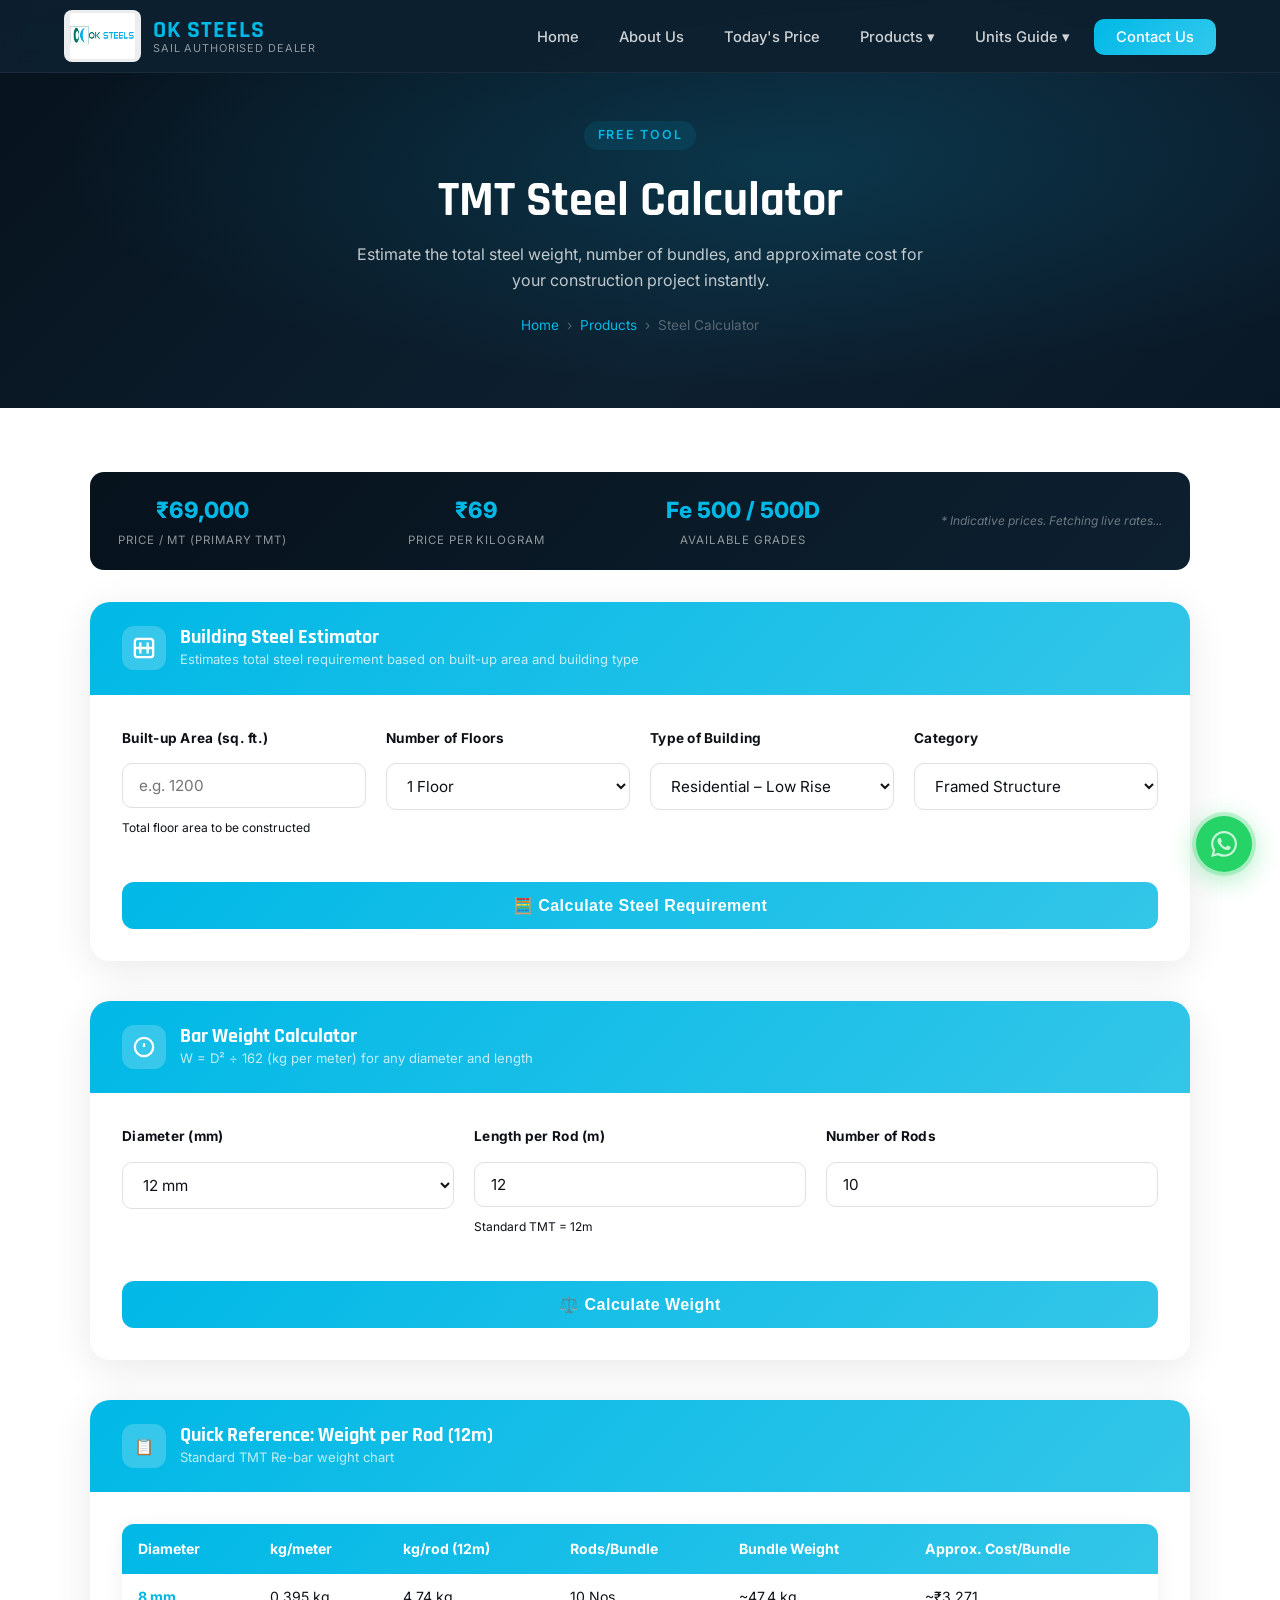
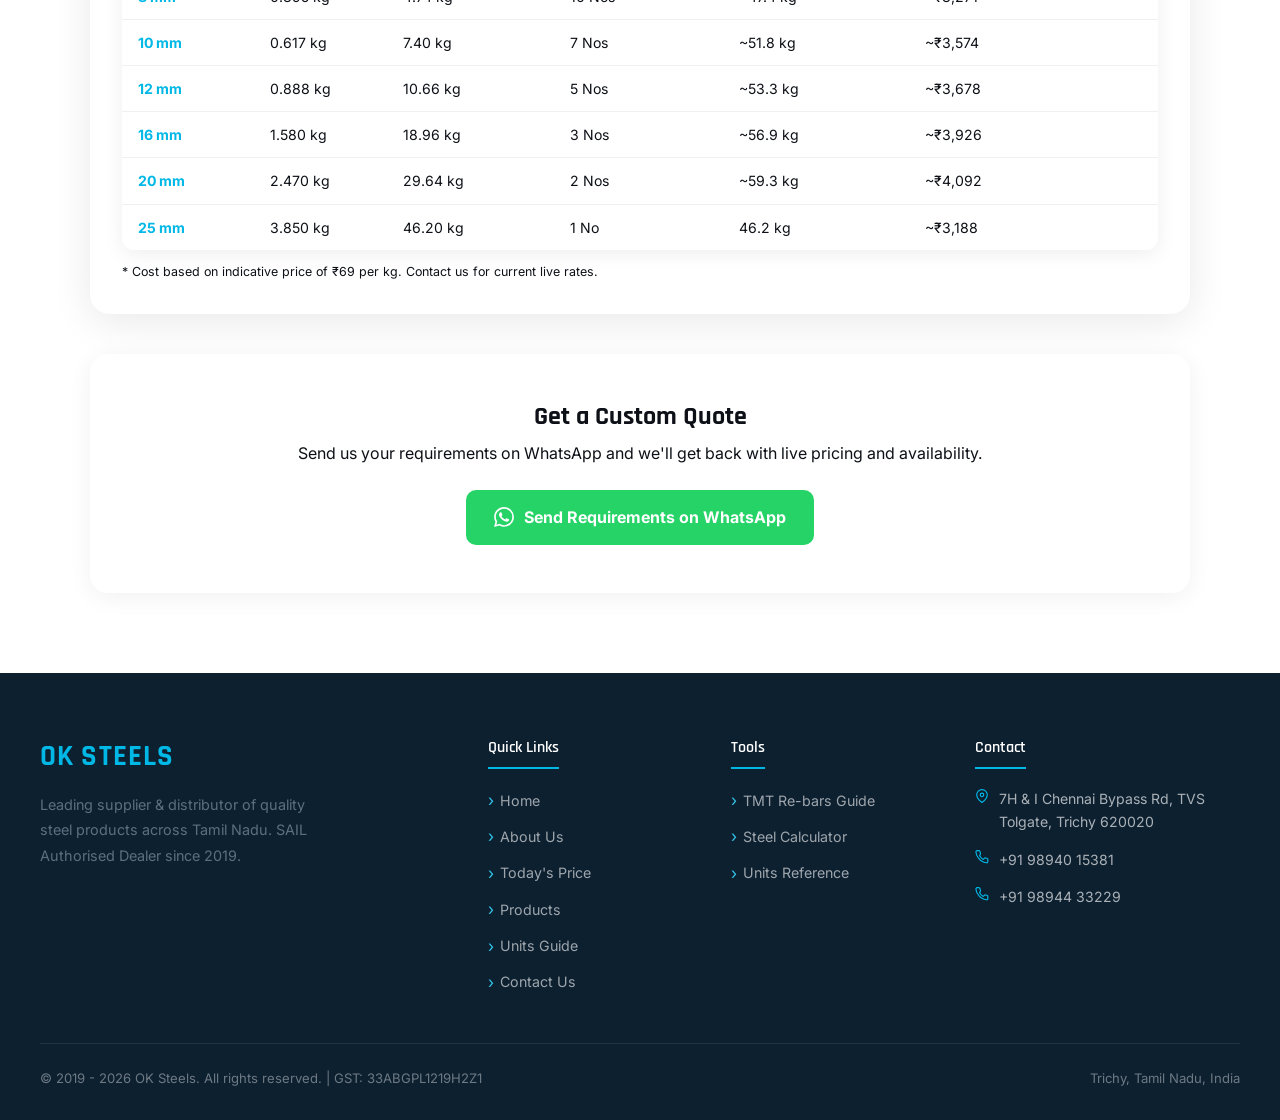
<file: public/tmt-calculator.html>
<!DOCTYPE html>
<html lang="en">

<head>
    <meta charset="UTF-8" />
    <meta name="viewport" content="width=device-width, initial-scale=1.0" />
    <title>TMT Steel Calculator – OK Steels | Estimate Steel Quantity &amp; Cost</title>
    <meta name="description"
        content="Free TMT steel calculator by OK Steels. Estimate total steel weight, bundle count, and cost for your building project instantly." />
    <link rel="canonical" href="https://www.oksteels.in/tmt-calculator.html" />
    <link rel="stylesheet" href="assets/css/style.css" />
    <style>
        /* ── Hero ── */
        .calc-hero {
            position: relative;
            background: linear-gradient(135deg, #06121c 0%, #0d2030 60%, #091826 100%);
            padding: 120px 24px 72px;
            text-align: center;
            overflow: hidden;
        }

        .calc-hero::after {
            content: '';
            position: absolute;
            inset: 0;
            background: radial-gradient(ellipse at 60% 40%, rgba(0, 184, 230, .15) 0%, transparent 65%);
            pointer-events: none;
        }

        .calc-hero h1 {
            color: var(--white);
            font-size: clamp(2rem, 5vw, 3rem);
            margin: 12px 0;
            position: relative;
            z-index: 1;
        }

        .calc-hero p {
            color: rgba(255, 255, 255, .75);
            max-width: 600px;
            margin: 0 auto 20px;
            position: relative;
            z-index: 1;
        }

        .calc-hero .section-label {
            color: var(--primary);
            position: relative;
            z-index: 1;
        }

        .breadcrumb {
            display: flex;
            justify-content: center;
            gap: 8px;
            font-size: .85rem;
            color: rgba(255, 255, 255, .5);
            position: relative;
            z-index: 1;
        }

        .breadcrumb a {
            color: var(--primary);
            text-decoration: none;
        }

        /* ── Page layout ── */
        .calc-body {
            padding: 64px 24px 80px;
            background: var(--light);
        }

        .calc-body .container {
            max-width: 1100px;
            margin: 0 auto;
        }

        /* ── Calculator card ── */
        .calc-card {
            background: var(--white);
            border-radius: 20px;
            box-shadow: 0 8px 40px rgba(0, 0, 0, .09);
            overflow: hidden;
            margin-bottom: 40px;
        }

        .calc-card-header {
            background: linear-gradient(135deg, var(--primary), #33c6e8);
            padding: 24px 32px;
            display: flex;
            align-items: center;
            gap: 14px;
        }

        .calc-card-header h2 {
            color: #fff;
            font-size: 1.25rem;
            margin: 0;
        }

        .calc-card-header-icon {
            width: 44px;
            height: 44px;
            background: rgba(255, 255, 255, .2);
            border-radius: 12px;
            display: flex;
            align-items: center;
            justify-content: center;
            color: #fff;
            flex-shrink: 0;
        }

        .calc-card-body {
            padding: 32px;
        }

        /* ── Form grid ── */
        .calc-form {
            display: grid;
            grid-template-columns: repeat(auto-fit, minmax(200px, 1fr));
            gap: 20px;
            margin-bottom: 28px;
        }

        .form-group {
            display: flex;
            flex-direction: column;
            gap: 8px;
        }

        .form-group label {
            font-size: .85rem;
            font-weight: 700;
            color: var(--dark);
            letter-spacing: .02em;
        }

        .form-group input,
        .form-group select {
            padding: 12px 16px;
            border: 1.5px solid #e0e0e0;
            border-radius: 10px;
            font-size: .95rem;
            color: var(--dark);
            background: var(--white);
            transition: border-color .2s, box-shadow .2s;
            outline: none;
            font-family: inherit;
        }

        .form-group input:focus,
        .form-group select:focus {
            border-color: var(--primary);
            box-shadow: 0 0 0 3px rgba(0, 184, 230, .12);
        }

        .form-group .hint {
            font-size: .75rem;
            color: var(--gray);
            margin-top: 2px;
        }

        /* ── Calc button ── */
        .calc-btn {
            width: 100%;
            padding: 14px;
            background: linear-gradient(135deg, var(--primary), #33c6e8);
            color: #fff;
            font-size: 1rem;
            font-weight: 700;
            border: none;
            border-radius: 12px;
            cursor: pointer;
            transition: opacity .2s, transform .2s;
            letter-spacing: .03em;
        }

        .calc-btn:hover {
            opacity: .9;
            transform: translateY(-1px);
        }

        /* ── Results ── */
        .calc-results {
            display: none;
            margin-top: 28px;
            background: linear-gradient(135deg, rgba(0, 184, 230, .07), rgba(0, 184, 230, .03));
            border: 1px solid rgba(0, 184, 230, .25);
            border-radius: 14px;
            padding: 28px;
        }

        .calc-results.visible {
            display: block;
        }

        .calc-results h3 {
            color: var(--dark);
            font-size: 1.05rem;
            margin-bottom: 18px;
        }

        .result-grid {
            display: grid;
            grid-template-columns: repeat(auto-fit, minmax(160px, 1fr));
            gap: 16px;
        }

        .result-box {
            background: var(--white);
            border-radius: 12px;
            padding: 18px 16px;
            text-align: center;
            box-shadow: 0 2px 12px rgba(0, 0, 0, .06);
        }

        .result-box .val {
            font-size: 1.6rem;
            font-weight: 800;
            color: var(--primary);
            line-height: 1.1;
        }

        .result-box .lbl {
            font-size: .78rem;
            color: var(--gray);
            margin-top: 4px;
            text-transform: uppercase;
            letter-spacing: .06em;
        }

        .result-note {
            font-size: .8rem;
            color: var(--gray);
            margin-top: 14px;
            line-height: 1.6;
        }

        /* ── Weight table card ── */
        .data-table-wrap {
            overflow-x: auto;
            border-radius: 12px;
            box-shadow: 0 4px 20px rgba(0, 0, 0, .07);
        }

        .data-table {
            width: 100%;
            border-collapse: collapse;
            background: var(--white);
            font-size: .88rem;
        }

        .data-table thead {
            background: linear-gradient(135deg, var(--primary), #33c6e8);
            color: #fff;
        }

        .data-table th {
            padding: 13px 16px;
            text-align: left;
            font-weight: 700;
        }

        .data-table td {
            padding: 11px 16px;
            border-bottom: 1px solid rgba(0, 0, 0, .06);
        }

        .data-table tbody tr:last-child td {
            border-bottom: none;
        }

        .data-table tbody tr:hover {
            background: rgba(0, 184, 230, .05);
        }

        .data-table td strong {
            color: var(--primary);
        }

        /* ── Price strip ── */
        .price-strip {
            background: linear-gradient(135deg, #06121c, #0d2030);
            border-radius: 14px;
            padding: 20px 28px;
            display: flex;
            justify-content: space-between;
            align-items: center;
            flex-wrap: wrap;
            gap: 12px;
            margin-bottom: 32px;
        }

        .price-strip-item {
            text-align: center;
        }

        .price-strip-item .val {
            font-size: 1.4rem;
            font-weight: 800;
            color: var(--primary);
        }

        .price-strip-item .lbl {
            font-size: .72rem;
            color: rgba(255, 255, 255, .55);
            text-transform: uppercase;
            letter-spacing: .08em;
            margin-top: 2px;
        }

        .price-strip-note {
            font-size: .75rem;
            color: rgba(255, 255, 255, .4);
            text-align: right;
            font-style: italic;
        }

        /* ── WA CTA ── */
        .final-cta {
            text-align: center;
            padding: 48px 24px;
            background: var(--white);
            border-radius: 18px;
            box-shadow: 0 4px 24px rgba(0, 0, 0, .06);
        }

        .final-cta h2 {
            font-size: 1.6rem;
            color: var(--dark);
            margin-bottom: 8px;
        }

        .final-cta p {
            color: var(--gray);
            margin-bottom: 24px;
        }

        .btn-wa {
            display: inline-flex;
            align-items: center;
            gap: 10px;
            background: #25d366;
            color: #fff;
            font-weight: 700;
            padding: 14px 28px;
            border-radius: 10px;
            text-decoration: none;
            transition: background .2s, transform .2s;
        }

        .btn-wa:hover {
            background: #1eae55;
            transform: translateY(-2px);
        }

        @media(max-width:600px) {
            .calc-form {
                grid-template-columns: 1fr;
            }

            .result-grid {
                grid-template-columns: 1fr 1fr;
            }

            .price-strip {
                justify-content: center;
            }
        }
    </style>
</head>

<body>
    <!-- ── NAVBAR ── -->
    <nav class="navbar" role="navigation" aria-label="Main navigation">
        <div class="nav-inner">
            <a href="index.html" class="nav-logo" aria-label="OK Steels Home">
                <img src="assets/images/logo.png" alt="OK Steels Logo" onerror="this.style.display='none'" />
                <div class="nav-logo-text"><span class="brand">OK STEELS</span><span class="tagline">SAIL Authorised
                        Dealer</span></div>
            </a>
            <ul class="nav-links" role="list">
                <li><a href="index.html">Home</a></li>
                <li><a href="about.html">About Us</a></li>
                <li><a href="prices.html">Today's Price</a></li>
                <li class="nav-dropdown">
                    <a href="products.html" class="nav-dropdown-toggle">Products ▾</a>
                    <ul class="nav-dropdown-menu">
                        <li><a href="products.html#tmt">TMT Re-bars</a></li>
                        <li><a href="products.html#structural">Structural Steel</a></li>
                        <li><a href="products.html#roofing">Roofing Sheets</a></li>
                        <li><a href="products.html#plates">Plates</a></li>
                        <li><a href="products.html#cr">CR Coils</a></li>
                        <li class="nav-dropdown-divider"></li>
                        <li><a href="tmt-rebars.html" class="nav-dropdown-highlight">TMT Re-bars Guide →</a></li>
                        <li><a href="tmt-calculator.html" class="nav-dropdown-highlight">Steel Calculator →</a></li>
                    </ul>
                </li>
                <li class="nav-dropdown">
                    <a href="units.html" class="nav-dropdown-toggle">Units Guide ▾</a>
                    <ul class="nav-dropdown-menu">
                        <li><a href="units.html#practical-formulas">Practical Formulas</a></li>
                        <li><a href="units.html#weight-tables">Weight Tables</a></li>
                        <li><a href="units.html#weightage">Product Weightage</a></li>
                        <li><a href="units.html#quick-conv">Quick Conversions</a></li>
                    </ul>
                </li>
                <li><a href="contact.html" class="nav-cta">Contact Us</a></li>
            </ul>
            <button class="hamburger" aria-label="Toggle menu"><span></span><span></span><span></span></button>
        </div>
    </nav>

    <!-- ── HERO ── -->
    <header class="calc-hero" role="banner">
        <span class="section-label">Free Tool</span>
        <h1>TMT Steel Calculator</h1>
        <p>Estimate the total steel weight, number of bundles, and approximate cost for your construction project
            instantly.</p>
        <nav class="breadcrumb" aria-label="Breadcrumb">
            <a href="index.html">Home</a><span>›</span>
            <a href="products.html">Products</a><span>›</span>
            <span aria-current="page">Steel Calculator</span>
        </nav>
    </header>

    <!-- ── BODY ── -->
    <main class="calc-body">
        <div class="container">

            <!-- Price Strip -->
            <div class="price-strip">
                <div class="price-strip-item">
                    <div class="val" id="strip-mt-price">₹69,000</div>
                    <div class="lbl">Price / MT (Primary TMT)</div>
                </div>
                <div class="price-strip-item">
                    <div class="val" id="strip-kg-price">₹69</div>
                    <div class="lbl">Price per Kilogram</div>
                </div>
                <div class="price-strip-item">
                    <div class="val">Fe 500 / 500D</div>
                    <div class="lbl">Available Grades</div>
                </div>
                <div class="price-strip-note" id="price-status-note">* Indicative prices. Fetching live rates...</div>
            </div>

            <!-- ── CALCULATOR 1: Building Estimator ── -->
            <div class="calc-card reveal">
                <div class="calc-card-header">
                    <div class="calc-card-header-icon">
                        <svg width="22" height="22" viewBox="0 0 24 24" fill="none" stroke="currentColor"
                            stroke-width="2.5">
                            <rect x="2" y="2" width="20" height="20" rx="3" />
                            <line x1="8" y1="6" x2="8" y2="18" />
                            <line x1="16" y1="6" x2="16" y2="18" />
                            <line x1="2" y1="12" x2="22" y2="12" />
                        </svg>
                    </div>
                    <div>
                        <h2>Building Steel Estimator</h2>
                        <div style="font-size:.82rem;color:rgba(255,255,255,.75)">Estimates total steel requirement
                            based on built-up area and building type</div>
                    </div>
                </div>
                <div class="calc-card-body">
                    <div class="calc-form">
                        <div class="form-group">
                            <label for="builtup-area">Built-up Area (sq. ft.)</label>
                            <input type="number" id="builtup-area" placeholder="e.g. 1200" min="1" />
                            <span class="hint">Total floor area to be constructed</span>
                        </div>
                        <div class="form-group">
                            <label for="num-floors">Number of Floors</label>
                            <select id="num-floors">
                                <option value="1">1 Floor</option>
                                <option value="2">2 Floors</option>
                                <option value="3">3 Floors</option>
                                <option value="4">4 Floors</option>
                                <option value="5">5+ Floors</option>
                            </select>
                        </div>
                        <div class="form-group">
                            <label for="bldg-type">Type of Building</label>
                            <select id="bldg-type">
                                <option value="residential-low">Residential – Low Rise</option>
                                <option value="residential-high">Residential – Multi Floor</option>
                                <option value="commercial">Commercial / Industrial</option>
                            </select>
                        </div>
                        <div class="form-group">
                            <label for="bldg-category">Category</label>
                            <select id="bldg-category">
                                <option value="load-bearing">Load-Bearing</option>
                                <option value="framed" selected>Framed Structure</option>
                                <option value="luxury">Luxury / Heavy</option>
                            </select>
                        </div>
                    </div>
                    <button class="calc-btn" id="estimate-btn" onclick="calcBuilding()">🧮 Calculate Steel
                        Requirement</button>
                    <div class="calc-results" id="building-result">
                        <h3>📊 Estimated Steel Requirement</h3>
                        <div class="result-grid">
                            <div class="result-box">
                                <div class="val" id="r-factor">—</div>
                                <div class="lbl">kg / sq.ft factor</div>
                            </div>
                            <div class="result-box">
                                <div class="val" id="r-kg">—</div>
                                <div class="lbl">Total kg of Steel</div>
                            </div>
                            <div class="result-box">
                                <div class="val" id="r-mt">—</div>
                                <div class="lbl">Metric Tonnes (MT)</div>
                            </div>
                            <div class="result-box">
                                <div class="val" id="r-cost">—</div>
                                <div class="lbl">Approx. Cost</div>
                            </div>
                        </div>
                        <div class="result-note" id="r-breakdown">
                            Using formula: Area × Floors × Consumption Factor = Total Steel
                        </div>
                    </div>
                </div>
            </div>

            <!-- ── CALCULATOR 2: Bar Weight Finder ── -->
            <div class="calc-card reveal">
                <div class="calc-card-header">
                    <div class="calc-card-header-icon">
                        <svg width="22" height="22" viewBox="0 0 24 24" fill="none" stroke="currentColor"
                            stroke-width="2.5">
                            <circle cx="12" cy="12" r="10" />
                            <line x1="12" y1="8" x2="12" y2="12" />
                            <line x1="12" y1="16" x2="12.01" y2="16" />
                        </svg>
                    </div>
                    <div>
                        <h2>Bar Weight Calculator</h2>
                        <div style="font-size:.82rem;color:rgba(255,255,255,.75)">W = D² ÷ 162 (kg per meter) for any
                            diameter and length</div>
                    </div>
                </div>
                <div class="calc-card-body">
                    <div class="calc-form" style="grid-template-columns: repeat(auto-fit, minmax(180px,1fr));">
                        <div class="form-group">
                            <label for="bar-dia">Diameter (mm)</label>
                            <select id="bar-dia">
                                <option value="8">8 mm</option>
                                <option value="10">10 mm</option>
                                <option value="12" selected>12 mm</option>
                                <option value="16">16 mm</option>
                                <option value="20">20 mm</option>
                                <option value="25">25 mm</option>
                                <option value="32">32 mm</option>
                                <option value="custom">Custom…</option>
                            </select>
                        </div>
                        <div class="form-group" id="custom-dia-group" style="display:none;">
                            <label for="custom-dia">Custom Diameter (mm)</label>
                            <input type="number" id="custom-dia" placeholder="e.g. 28" min="1" />
                        </div>
                        <div class="form-group">
                            <label for="bar-length">Length per Rod (m)</label>
                            <input type="number" id="bar-length" value="12" min="1" />
                            <span class="hint">Standard TMT = 12m</span>
                        </div>
                        <div class="form-group">
                            <label for="bar-qty">Number of Rods</label>
                            <input type="number" id="bar-qty" value="10" min="1" />
                        </div>
                    </div>
                    <button class="calc-btn" onclick="calcBarWeight()">⚖️ Calculate Weight</button>
                    <div class="calc-results" id="bar-result">
                        <h3>📊 Bar Weight Result</h3>
                        <div class="result-grid">
                            <div class="result-box">
                                <div class="val" id="b-per-m">—</div>
                                <div class="lbl">kg per meter</div>
                            </div>
                            <div class="result-box">
                                <div class="val" id="b-per-rod">—</div>
                                <div class="lbl">kg per rod</div>
                            </div>
                            <div class="result-box">
                                <div class="val" id="b-total">—</div>
                                <div class="lbl">Total kg</div>
                            </div>
                            <div class="result-box">
                                <div class="val" id="b-cost">—</div>
                                <div class="lbl">Approx. Cost</div>
                            </div>
                        </div>
                        <div class="result-note" id="b-formula">Formula: D² ÷ 162 = kg/m</div>
                    </div>
                </div>
            </div>

            <!-- ── REFERENCE TABLE ── -->
            <div class="calc-card reveal">
                <div class="calc-card-header">
                    <div class="calc-card-header-icon">📋</div>
                    <div>
                        <h2>Quick Reference: Weight per Rod (12m)</h2>
                        <div style="font-size:.82rem;color:rgba(255,255,255,.75)">Standard TMT Re-bar weight chart</div>
                    </div>
                </div>
                <div class="calc-card-body">
                    <div class="data-table-wrap">
                        <table class="data-table">
                            <thead>
                                <tr>
                                    <th>Diameter</th>
                                    <th>kg/meter</th>
                                    <th>kg/rod (12m)</th>
                                    <th>Rods/Bundle</th>
                                    <th>Bundle Weight</th>
                                    <th>Approx. Cost/Bundle</th>
                                </tr>
                            </thead>
                            <tbody>
                                <tr>
                                    <td><strong>8 mm</strong></td>
                                    <td>0.395 kg</td>
                                    <td>4.74 kg</td>
                                    <td>10 Nos</td>
                                    <td>~47.4 kg</td>
                                    <td>~₹3,271</td>
                                </tr>
                                <tr>
                                    <td><strong>10 mm</strong></td>
                                    <td>0.617 kg</td>
                                    <td>7.40 kg</td>
                                    <td>7 Nos</td>
                                    <td>~51.8 kg</td>
                                    <td>~₹3,574</td>
                                </tr>
                                <tr>
                                    <td><strong>12 mm</strong></td>
                                    <td>0.888 kg</td>
                                    <td>10.66 kg</td>
                                    <td>5 Nos</td>
                                    <td>~53.3 kg</td>
                                    <td>~₹3,678</td>
                                </tr>
                                <tr>
                                    <td><strong>16 mm</strong></td>
                                    <td>1.580 kg</td>
                                    <td>18.96 kg</td>
                                    <td>3 Nos</td>
                                    <td>~56.9 kg</td>
                                    <td>~₹3,926</td>
                                </tr>
                                <tr>
                                    <td><strong>20 mm</strong></td>
                                    <td>2.470 kg</td>
                                    <td>29.64 kg</td>
                                    <td>2 Nos</td>
                                    <td>~59.3 kg</td>
                                    <td>~₹4,092</td>
                                </tr>
                                <tr>
                                    <td><strong>25 mm</strong></td>
                                    <td>3.850 kg</td>
                                    <td>46.20 kg</td>
                                    <td>1 No</td>
                                    <td>46.2 kg</td>
                                    <td>~₹3,188</td>
                                </tr>
                            </tbody>
                        </table>
                    </div>
                    <p style="font-size:.78rem;color:var(--gray);margin-top:12px;" id="table-price-note">* Cost based on
                        indicative price of
                        ₹69 per kg. Contact us for current live rates.</p>
                </div>
            </div>

            <!-- Final CTA -->
            <div class="final-cta reveal">
                <h2>Get a Custom Quote</h2>
                <p>Send us your requirements on WhatsApp and we'll get back with live pricing and availability.</p>
                <a href="https://wa.me/919894433229?text=Hi, I used the steel calculator on your website. I need a quote for TMT bars."
                    target="_blank" rel="noopener" class="btn-wa">
                    <svg width="20" height="20" viewBox="0 0 24 24" fill="currentColor">
                        <path
                            d="M17.472 14.382c-.297-.149-1.758-.867-2.03-.967-.273-.099-.471-.148-.67.15-.197.297-.767.966-.94 1.164-.173.199-.347.223-.644.075-.297-.15-1.255-.463-2.39-1.475-.883-.788-1.48-1.761-1.653-2.059-.173-.297-.018-.458.13-.606.134-.133.298-.347.446-.52.149-.174.198-.298.298-.497.099-.198.05-.371-.025-.52-.075-.149-.669-1.612-.916-2.207-.242-.579-.487-.5-.669-.51-.173-.008-.371-.01-.57-.01-.198 0-.52.074-.792.372-.272.297-1.04 1.016-1.04 2.479 0 1.462 1.065 2.875 1.213 3.074.149.198 2.096 3.2 5.077 4.487.709.306 1.262.489 1.694.625.712.227 1.36.195 1.871.118.571-.085 1.758-.719 2.006-1.413.248-.694.248-1.289.173-1.413-.074-.124-.272-.198-.57-.347m-5.421 7.403h-.004a9.87 9.87 0 0 1-5.031-1.378l-.361-.214-3.741.982.998-3.648-.235-.374a9.86 9.86 0 0 1-1.51-5.26c.001-5.45 4.436-9.884 9.888-9.884 2.64 0 5.122 1.03 6.988 2.898a9.825 9.825 0 0 1 2.893 6.994c-.003 5.45-4.437 9.884-9.885 9.884m8.413-18.297A11.815 11.815 0 0 0 12.05 0C5.495 0 .16 5.335.157 11.892c0 2.096.547 4.142 1.588 5.945L.057 24l6.305-1.654a11.882 11.882 0 0 0 5.683 1.448h.005c6.554 0 11.89-5.335 11.893-11.893a11.821 11.821 0 0 0-3.48-8.413Z" />
                    </svg>
                    Send Requirements on WhatsApp
                </a>
            </div>

        </div>
    </main>

    <!-- ── FOOTER ── -->
    <footer class="footer" role="contentinfo">
        <div class="footer-grid">
            <div class="footer-brand">
                <div
                    style="font-family:'Rajdhani',sans-serif;font-size:1.8rem;font-weight:700;color:#00b8e6;margin-bottom:12px;letter-spacing:.04em">
                    OK STEELS</div>
                <p>Leading supplier &amp; distributor of quality steel products across Tamil Nadu. SAIL Authorised
                    Dealer since 2019.</p>
            </div>
            <div class="footer-col">
                <h4>Quick Links</h4>
                <ul class="footer-links">
                    <li><a href="index.html">Home</a></li>
                    <li><a href="about.html">About Us</a></li>
                    <li><a href="prices.html">Today's Price</a></li>
                    <li><a href="products.html">Products</a></li>
                    <li><a href="units.html">Units Guide</a></li>
                    <li><a href="contact.html">Contact Us</a></li>
                </ul>
            </div>
            <div class="footer-col">
                <h4>Tools</h4>
                <ul class="footer-links">
                    <li><a href="tmt-rebars.html">TMT Re-bars Guide</a></li>
                    <li><a href="tmt-calculator.html">Steel Calculator</a></li>
                    <li><a href="units.html">Units Reference</a></li>
                </ul>
            </div>
            <div class="footer-col">
                <h4>Contact</h4>
                <div class="footer-contact-list">
                    <div class="footer-contact-item"><svg xmlns="http://www.w3.org/2000/svg" width="14" height="14"
                            viewBox="0 0 24 24" fill="none" stroke="currentColor" stroke-width="2">
                            <path d="M21 10c0 7-9 13-9 13s-9-6-9-13a9 9 0 0 1 18 0z" />
                            <circle cx="12" cy="10" r="3" />
                        </svg><span>7H &amp; I Chennai Bypass Rd, TVS Tolgate, Trichy 620020</span></div>
                    <div class="footer-contact-item"><svg xmlns="http://www.w3.org/2000/svg" width="14" height="14"
                            viewBox="0 0 24 24" fill="none" stroke="currentColor" stroke-width="2">
                            <path
                                d="M22 16.92v3a2 2 0 0 1-2.18 2 19.79 19.79 0 0 1-8.63-3.07A19.5 19.5 0 0 1 4.69 12a19.79 19.79 0 0 1-3.07-8.67A2 2 0 0 1 3.6 1.2h3a2 2 0 0 1 2 1.72 12.84 12.84 0 0 0 .7 2.81 2 2 0 0 1-.45 2.11L7.91 9.91a16 16 0 0 0 6.18 6.18l1.87-1.87a2 2 0 0 1 2.11-.45 12.84 12.84 0 0 0 2.81.7A2 2 0 0 1 22 16.92z" />
                        </svg><a href="tel:+919894015381">+91 98940 15381</a></div>
                    <div class="footer-contact-item"><svg xmlns="http://www.w3.org/2000/svg" width="14" height="14"
                            viewBox="0 0 24 24" fill="none" stroke="currentColor" stroke-width="2">
                            <path
                                d="M22 16.92v3a2 2 0 0 1-2.18 2 19.79 19.79 0 0 1-8.63-3.07A19.5 19.5 0 0 1 4.69 12a19.79 19.79 0 0 1-3.07-8.67A2 2 0 0 1 3.6 1.2h3a2 2 0 0 1 2 1.72 12.84 12.84 0 0 0 .7 2.81 2 2 0 0 1-.45 2.11L7.91 9.91a16 16 0 0 0 6.18 6.18l1.87-1.87a2 2 0 0 1 2.11-.45 12.84 12.84 0 0 0 2.81.7A2 2 0 0 1 22 16.92z" />
                        </svg><a href="tel:+919894433229">+91 98944 33229</a></div>
                </div>
            </div>
        </div>
        <div class="footer-bottom"><span>© 2019 - <span id="current-year">2026</span> OK Steels. All rights reserved. |
                GST:
                33ABGPL1219H2Z1</span><span>Trichy, Tamil Nadu, India</span></div>
    </footer>

    <!-- WhatsApp FAB -->
    <a href="https://wa.me/919894433229" target="_blank" rel="noopener noreferrer" class="whatsapp-fab"
        aria-label="Chat with OK Steels on WhatsApp">
        <svg xmlns="http://www.w3.org/2000/svg" width="26" height="26" viewBox="0 0 24 24" fill="white">
            <path
                d="M17.472 14.382c-.297-.149-1.758-.867-2.03-.967-.273-.099-.471-.148-.67.15-.197.297-.767.966-.94 1.164-.173.199-.347.223-.644.075-.297-.15-1.255-.463-2.39-1.475-.883-.788-1.48-1.761-1.653-2.059-.173-.297-.018-.458.13-.606.134-.133.298-.347.446-.52.149-.174.198-.298.298-.497.099-.198.05-.371-.025-.52-.075-.149-.669-1.612-.916-2.207-.242-.579-.487-.5-.669-.51-.173-.008-.371-.01-.57-.01-.198 0-.52.074-.792.372-.272.297-1.04 1.016-1.04 2.479 0 1.462 1.065 2.875 1.213 3.074.149.198 2.096 3.2 5.077 4.487.709.306 1.262.489 1.694.625.712.227 1.36.195 1.871.118.571-.085 1.758-.719 2.006-1.413.248-.694.248-1.289.173-1.413-.074-.124-.272-.198-.57-.347m-5.421 7.403h-.004a9.87 9.87 0 0 1-5.031-1.378l-.361-.214-3.741.982.998-3.648-.235-.374a9.86 9.86 0 0 1-1.51-5.26c.001-5.45 4.436-9.884 9.888-9.884 2.64 0 5.122 1.03 6.988 2.898a9.825 9.825 0 0 1 2.893 6.994c-.003 5.45-4.437 9.884-9.885 9.884m8.413-18.297A11.815 11.815 0 0 0 12.05 0C5.495 0 .16 5.335.157 11.892c0 2.096.547 4.142 1.588 5.945L.057 24l6.305-1.654a11.882 11.882 0 0 0 5.683 1.448h.005c6.554 0 11.89-5.335 11.893-11.893a11.821 11.821 0 0 0-3.48-8.413Z" />
        </svg>
    </a>

    <script src="assets/js/main.js"></script>
    <script>
        // ── Consumption factor table ──
        const FACTORS = {
            'residential-low': { 'load-bearing': 3.5, 'framed': 4.0, 'luxury': 4.5 },
            'residential-high': { 'load-bearing': 4.0, 'framed': 4.5, 'luxury': 5.0 },
            'commercial': { 'load-bearing': 4.5, 'framed': 5.5, 'luxury': 6.0 },
        };
        let PRICE_PER_KG = 69; // default indicative

        // Fetch live price for Primary TMT
        async function syncLivePrice() {
            try {
                if (typeof window.fetchLivePrices !== 'function') {
                    setTimeout(syncLivePrice, 100);
                    return;
                }
                const prices = await window.fetchLivePrices();
                if (prices) {
                    const primaryTMT = prices.find(p => p.name.includes('TMT-PRI'));
                    if (primaryTMT) {
                        PRICE_PER_KG = primaryTMT.price / 1000;

                        // Update UI
                        document.getElementById('strip-mt-price').innerHTML = `₹${primaryTMT.price.toLocaleString('en-IN')} <span style="font-size:0.7rem; background:#25D366; color:#fff; padding:2px 6px; border-radius:4px; vertical-align:middle; margin-left:4px;">LIVE</span>`;
                        document.getElementById('strip-kg-price').textContent = `₹${PRICE_PER_KG.toFixed(2)}`;
                        document.getElementById('price-status-note').textContent = `* Live prices used as of ${new Date(primaryTMT.timestamp).toLocaleDateString()}`;
                        document.getElementById('table-price-note').textContent = `* Cost based on live price of ₹${PRICE_PER_KG.toFixed(2)} per kg.`;
                    }
                }
            } catch (e) { console.error("Sync error:", e); }
        }
        document.addEventListener('DOMContentLoaded', syncLivePrice);

        function fmt(n) {
            return n.toLocaleString('en-IN', { maximumFractionDigits: 1 });
        }
        function fmtMoney(n) {
            return '₹' + n.toLocaleString('en-IN', { maximumFractionDigits: 0 });
        }

        function calcBuilding() {
            const area = parseFloat(document.getElementById('builtup-area').value) || 0;
            const floors = parseInt(document.getElementById('num-floors').value) || 1;
            const type = document.getElementById('bldg-type').value;
            const cat = document.getElementById('bldg-category').value;

            if (!area) { alert('Please enter the built-up area.'); return; }

            const factor = FACTORS[type][cat];
            const totalKg = area * floors * factor;
            const totalMT = totalKg / 1000;
            const cost = totalKg * PRICE_PER_KG;

            document.getElementById('r-factor').textContent = factor + ' kg';
            document.getElementById('r-kg').textContent = fmt(totalKg) + ' kg';
            document.getElementById('r-mt').textContent = fmt(totalMT) + ' MT';
            document.getElementById('r-cost').textContent = fmtMoney(cost);
            document.getElementById('r-breakdown').innerHTML =
                `<strong>Calculation:</strong> ${fmt(area)} sq.ft × ${floors} floor(s) × ${factor} kg/sq.ft = <strong>${fmt(totalKg)} kg</strong> (${fmt(totalMT)} MT)<br>
                Cost at ₹${PRICE_PER_KG}/kg = <strong>${fmtMoney(cost)}</strong> (indicative only — contact us for live rates)`;

            document.getElementById('building-result').classList.add('visible');
        }

        function calcBarWeight() {
            let dia = document.getElementById('bar-dia').value;
            if (dia === 'custom') dia = parseFloat(document.getElementById('custom-dia').value) || 0;
            const len = parseFloat(document.getElementById('bar-length').value) || 12;
            const qty = parseInt(document.getElementById('bar-qty').value) || 1;

            if (!dia) { alert('Please enter a diameter.'); return; }

            const perMeter = (dia * dia) / 162;
            const perRod = perMeter * len;
            const total = perRod * qty;
            const cost = total * PRICE_PER_KG;

            document.getElementById('b-per-m').textContent = perMeter.toFixed(3) + ' kg';
            document.getElementById('b-per-rod').textContent = perRod.toFixed(2) + ' kg';
            document.getElementById('b-total').textContent = fmt(total) + ' kg';
            document.getElementById('b-cost').textContent = fmtMoney(cost);
            document.getElementById('b-formula').innerHTML =
                `<strong>Formula:</strong> D²÷162 = ${dia}²÷162 = <strong>${perMeter.toFixed(3)} kg/m</strong> × ${len}m × ${qty} rods = <strong>${fmt(total)} kg</strong>`;

            document.getElementById('bar-result').classList.add('visible');
        }

        // Toggle custom diameter input
        document.getElementById('bar-dia').addEventListener('change', function () {
            document.getElementById('custom-dia-group').style.display = this.value === 'custom' ? 'flex' : 'none';
        });

        // Allow Enter key to trigger calculation
        document.querySelectorAll('.calc-card input').forEach(input => {
            input.addEventListener('keypress', function (e) {
                if (e.key === 'Enter') {
                    const btn = this.closest('.calc-card-body').querySelector('.calc-btn');
                    if (btn) btn.click();
                }
            });
        });
    </script>
</body>

</html>
</file>
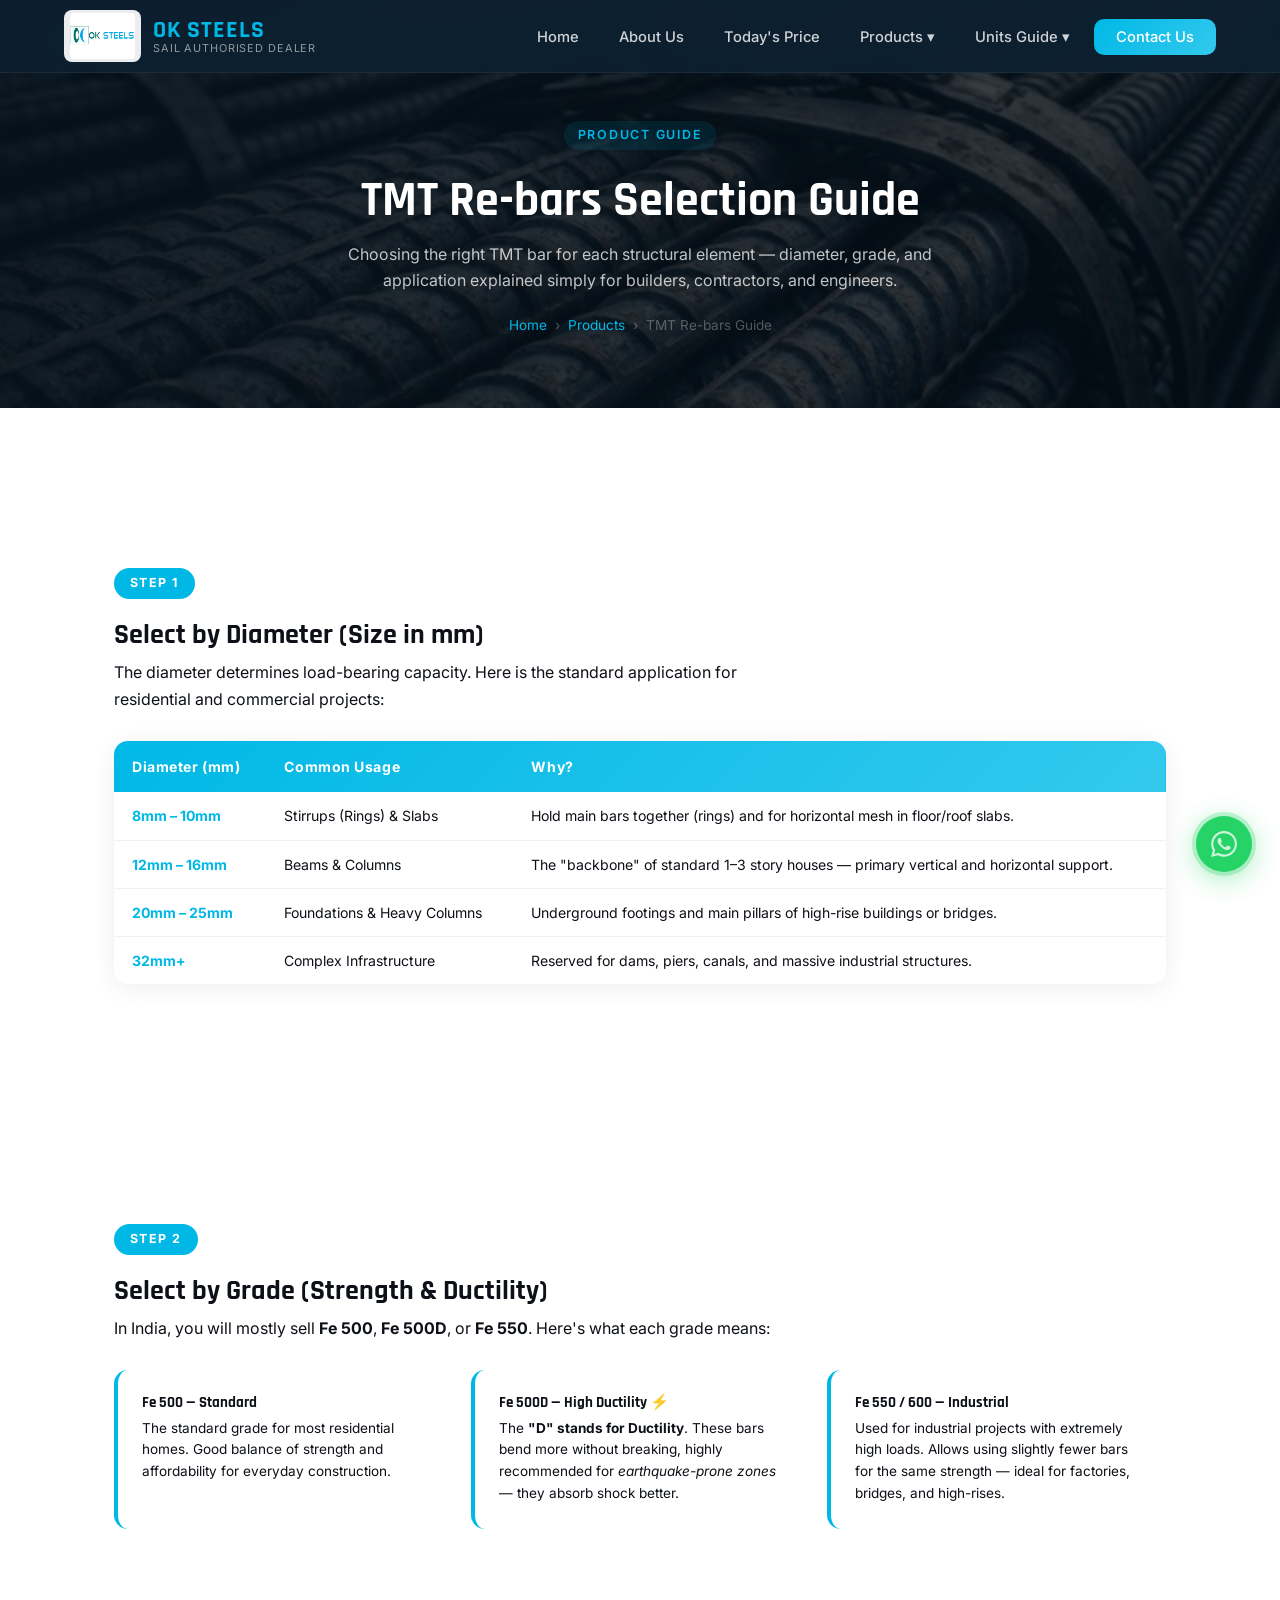
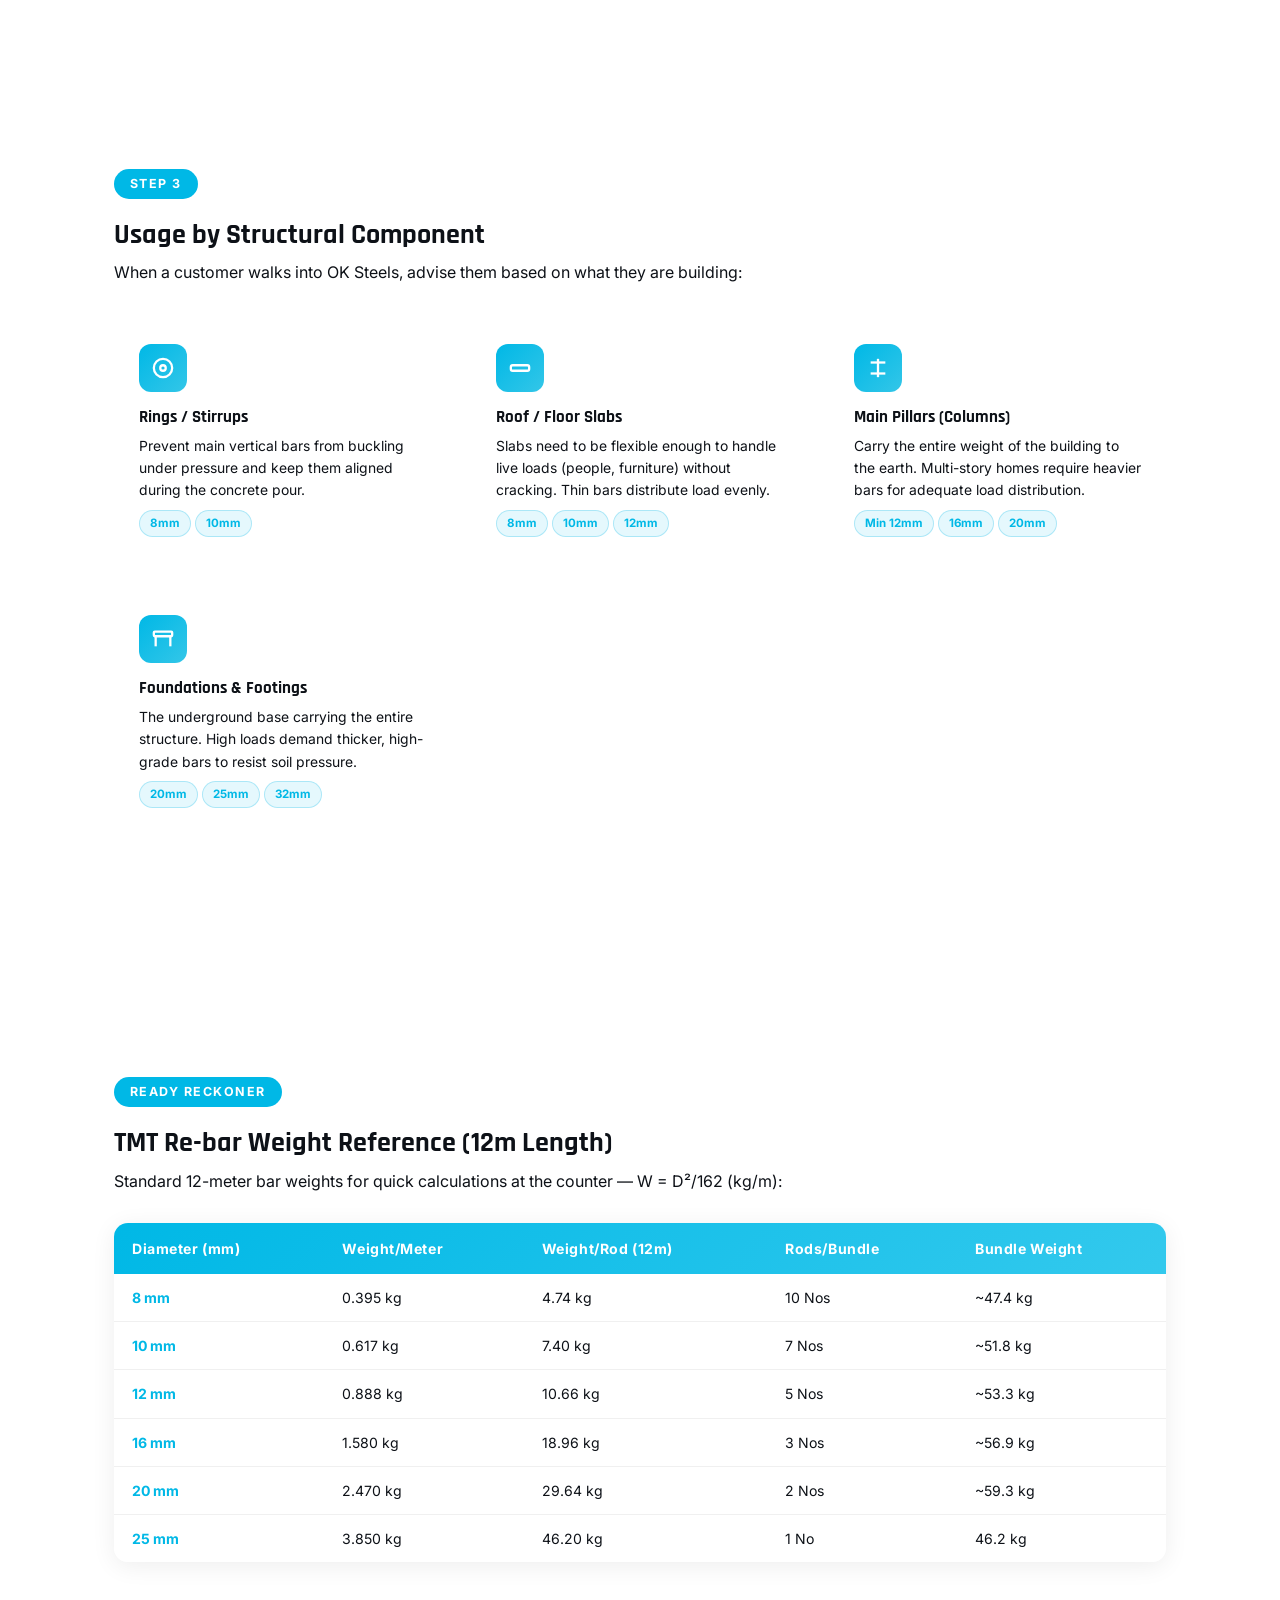
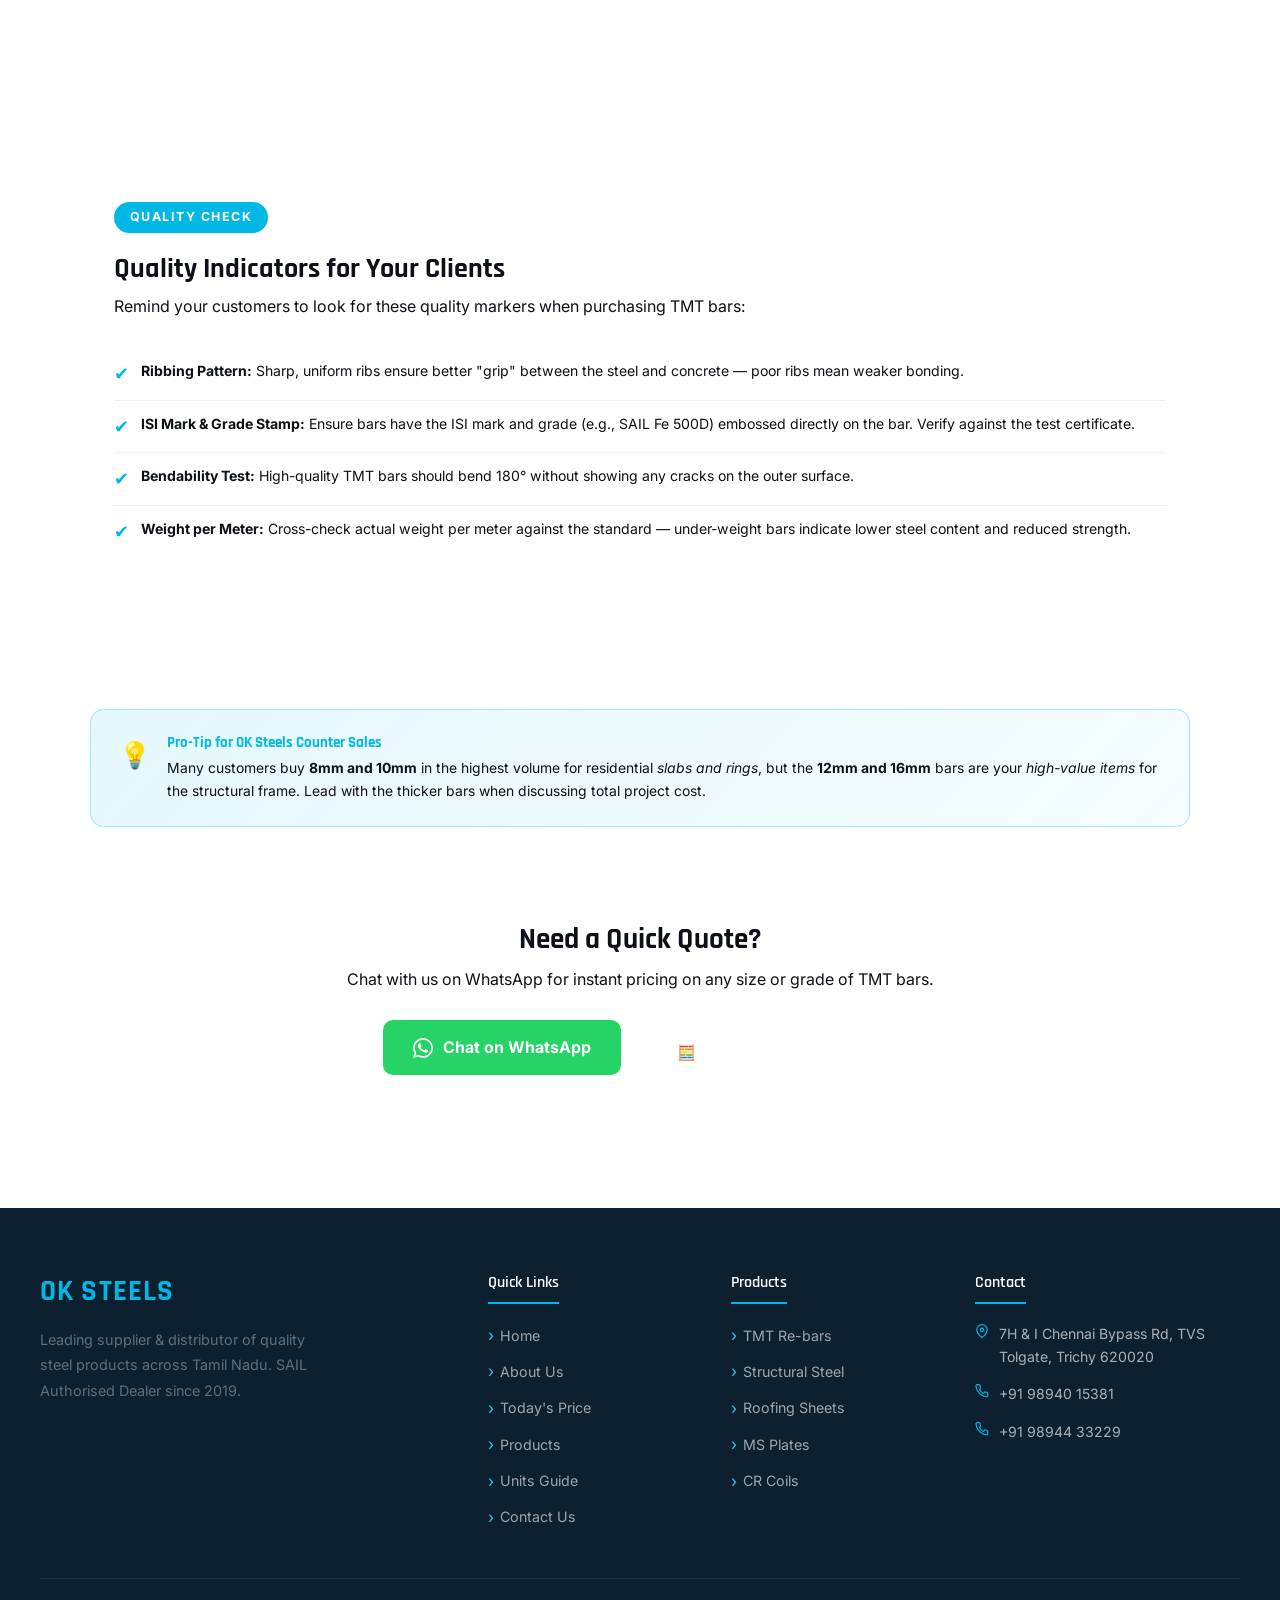
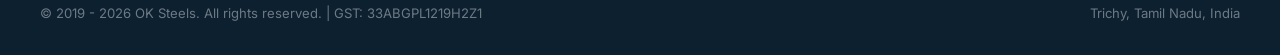
<file: public/tmt-rebars.html>
<!DOCTYPE html>
<html lang="en">

<head>
    <meta charset="UTF-8" />
    <meta name="viewport" content="width=device-width, initial-scale=1.0" />
    <title>TMT Re-bars Guide – OK Steels | Selection by Diameter, Grade & Usage</title>
    <meta name="description"
        content="Complete TMT Re-bar selection guide from OK Steels. Learn which diameter and grade to use for slabs, columns, beams, and foundations." />
    <link rel="canonical" href="https://www.oksteels.in/tmt-rebars.html" />
    <link rel="stylesheet" href="assets/css/style.css" />
    <style>
        /* ── Page Hero ── */
        .tmt-hero {
            position: relative;
            background: url('assets/images/prod-tmt-rebars.jpg') center/cover no-repeat;
            padding: 120px 24px 72px;
            text-align: center;
            overflow: hidden;
        }

        .tmt-hero::before {
            content: '';
            position: absolute;
            inset: 0;
            background: linear-gradient(135deg, rgba(6, 18, 28, .90) 0%, rgba(4, 14, 24, .75) 100%);
            z-index: 0;
        }

        .tmt-hero>* {
            position: relative;
            z-index: 1;
        }

        .tmt-hero h1 {
            color: var(--white);
            font-size: clamp(2rem, 5vw, 3rem);
            margin: 12px 0;
        }

        .tmt-hero p {
            color: rgba(255, 255, 255, .75);
            max-width: 640px;
            margin: 0 auto 20px;
        }

        .tmt-hero .section-label {
            color: var(--primary);
        }

        .breadcrumb {
            display: flex;
            justify-content: center;
            gap: 8px;
            font-size: .85rem;
            color: rgba(255, 255, 255, .5);
        }

        .breadcrumb a {
            color: var(--primary);
            text-decoration: none;
        }

        /* ── Page body ── */
        .tmt-body {
            padding: 72px 24px;
            background: var(--light);
        }

        .tmt-body .container {
            max-width: 1100px;
            margin: 0 auto;
        }

        /* ── Section styles ── */
        .tmt-section {
            margin-bottom: 64px;
        }

        .tmt-section-label {
            display: inline-flex;
            align-items: center;
            gap: 8px;
            background: var(--primary);
            color: #fff;
            font-size: .78rem;
            font-weight: 700;
            letter-spacing: .12em;
            text-transform: uppercase;
            padding: 5px 16px;
            border-radius: 30px;
            margin-bottom: 20px;
        }

        .tmt-section h2 {
            font-size: 1.75rem;
            color: var(--dark);
            margin-bottom: 8px;
        }

        .tmt-section>p {
            color: var(--gray);
            max-width: 700px;
            margin-bottom: 28px;
            line-height: 1.7;
        }

        /* ── Table ── */
        .data-table-wrap {
            overflow-x: auto;
            border-radius: 14px;
            box-shadow: 0 4px 24px rgba(0, 0, 0, .07);
        }

        .data-table {
            width: 100%;
            border-collapse: collapse;
            background: var(--white);
            font-size: .88rem;
        }

        .data-table thead {
            background: linear-gradient(135deg, var(--primary), var(--primary-light, #33c6e8));
            color: #fff;
        }

        .data-table th {
            padding: 14px 18px;
            text-align: left;
            font-weight: 700;
            letter-spacing: .04em;
        }

        .data-table td {
            padding: 12px 18px;
            border-bottom: 1px solid rgba(0, 0, 0, .06);
            color: var(--dark);
        }

        .data-table tbody tr:last-child td {
            border-bottom: none;
        }

        .data-table tbody tr:hover {
            background: rgba(0, 184, 230, .05);
        }

        .data-table td strong {
            color: var(--primary);
        }

        /* ── Card grid ── */
        .tmt-cards {
            display: grid;
            grid-template-columns: repeat(auto-fit, minmax(280px, 1fr));
            gap: 20px;
            margin-top: 24px;
        }

        .tmt-card {
            background: var(--white);
            border-radius: 14px;
            padding: 28px 24px;
            border: 1.5px solid transparent;
            transition: border-color .2s, box-shadow .2s, transform .2s;
        }

        .tmt-card:hover {
            border-color: var(--primary);
            box-shadow: 0 8px 32px rgba(0, 184, 230, .14);
            transform: translateY(-4px);
        }

        .tmt-card-icon {
            width: 48px;
            height: 48px;
            background: linear-gradient(135deg, var(--primary), #33c6e8);
            border-radius: 12px;
            display: flex;
            align-items: center;
            justify-content: center;
            color: #fff;
            margin-bottom: 16px;
        }

        .tmt-card h3 {
            font-size: 1.05rem;
            color: var(--dark);
            margin-bottom: 8px;
        }

        .tmt-card p {
            font-size: .87rem;
            color: var(--gray);
            line-height: 1.6;
        }

        .tmt-card .pill {
            display: inline-block;
            background: rgba(0, 184, 230, .1);
            border: 1px solid rgba(0, 184, 230, .25);
            color: var(--primary);
            font-size: .72rem;
            font-weight: 700;
            padding: 3px 10px;
            border-radius: 20px;
            margin-right: 4px;
            margin-top: 8px;
        }

        /* ── Grade boxes ── */
        .grade-grid {
            display: grid;
            grid-template-columns: repeat(auto-fit, minmax(240px, 1fr));
            gap: 18px;
            margin-top: 24px;
        }

        .grade-box {
            background: var(--white);
            border-radius: 14px;
            padding: 24px;
            border-left: 4px solid var(--primary);
        }

        .grade-box h3 {
            font-size: .95rem;
            color: var(--dark);
            margin-bottom: 6px;
        }

        .grade-box p {
            font-size: .85rem;
            color: var(--gray);
            line-height: 1.6;
            margin: 0;
        }

        /* ── Pro tip callout ── */
        .pro-tip {
            background: linear-gradient(135deg, rgba(0, 184, 230, .1), rgba(0, 184, 230, .04));
            border: 1px solid rgba(0, 184, 230, .3);
            border-radius: 14px;
            padding: 24px 28px;
            margin-top: 40px;
            display: flex;
            gap: 16px;
            align-items: flex-start;
        }

        .pro-tip-icon {
            font-size: 1.6rem;
            flex-shrink: 0;
        }

        .pro-tip h4 {
            color: var(--primary);
            font-size: .95rem;
            margin-bottom: 6px;
        }

        .pro-tip p {
            color: var(--gray);
            font-size: .87rem;
            margin: 0;
            line-height: 1.6;
        }

        /* ── Quality checklist ── */
        .quality-list {
            list-style: none;
            padding: 0;
            margin: 20px 0 0;
        }

        .quality-list li {
            display: flex;
            gap: 12px;
            align-items: flex-start;
            padding: 12px 0;
            border-bottom: 1px solid rgba(0, 0, 0, .06);
            font-size: .88rem;
            color: var(--dark);
            line-height: 1.5;
        }

        .quality-list li:last-child {
            border-bottom: none;
        }

        .quality-list .check {
            color: var(--primary);
            font-size: 1.1rem;
            flex-shrink: 0;
            margin-top: 1px;
        }

        /* ── CTA ── */
        .tmt-cta {
            text-align: center;
            padding: 56px 24px;
            background: var(--white);
            margin-top: 40px;
            border-radius: 18px;
        }

        .tmt-cta h2 {
            font-size: 1.8rem;
            color: var(--dark);
            margin-bottom: 10px;
        }

        .tmt-cta p {
            color: var(--gray);
            margin-bottom: 28px;
        }

        .tmt-cta .btn-wa {
            display: inline-flex;
            align-items: center;
            gap: 10px;
            background: #25d366;
            color: #fff;
            font-weight: 700;
            padding: 14px 30px;
            border-radius: 10px;
            text-decoration: none;
            transition: background .2s, transform .2s;
        }

        .tmt-cta .btn-wa:hover {
            background: #1eae55;
            transform: translateY(-2px);
        }

        @media(max-width:600px) {

            .tmt-cards,
            .grade-grid {
                grid-template-columns: 1fr;
            }
        }
    </style>
</head>

<body>

    <!-- ── NAVBAR ── -->
    <nav class="navbar" role="navigation" aria-label="Main navigation">
        <div class="nav-inner">
            <a href="index.html" class="nav-logo" aria-label="OK Steels Home">
                <img src="assets/images/logo.png" alt="OK Steels Logo" onerror="this.style.display='none'" />
                <div class="nav-logo-text"><span class="brand">OK STEELS</span><span class="tagline">SAIL Authorised
                        Dealer</span></div>
            </a>
            <ul class="nav-links" role="list">
                <li><a href="index.html">Home</a></li>
                <li><a href="about.html">About Us</a></li><li><a href="prices.html">Today's Price</a></li>
                <li class="nav-dropdown">
                    <a href="products.html" class="nav-dropdown-toggle">Products ▾</a>
                    <ul class="nav-dropdown-menu">
                        <li><a href="products.html#tmt">TMT Re-bars</a></li>
                        <li><a href="products.html#structural">Structural Steel</a></li>
                        <li><a href="products.html#roofing">Roofing Sheets</a></li>
                        <li><a href="products.html#plates">Plates</a></li>
                        <li><a href="products.html#cr">CR Coils</a></li>
                        <li class="nav-dropdown-divider"></li>
                        <li><a href="tmt-rebars.html" class="nav-dropdown-highlight">TMT Re-bars Guide →</a></li>
                        <li><a href="tmt-calculator.html" class="nav-dropdown-highlight">Steel Calculator →</a></li>
                    </ul>
                </li>
                <li class="nav-dropdown">
                    <a href="units.html" class="nav-dropdown-toggle">Units Guide ▾</a>
                    <ul class="nav-dropdown-menu">
                        <li><a href="units.html#practical-formulas">Practical Formulas</a></li>
                        <li><a href="units.html#weight-tables">Weight Tables</a></li>
                        <li><a href="units.html#weightage">Product Weightage</a></li>
                        <li><a href="units.html#quick-conv">Quick Conversions</a></li>
                    </ul>
                </li>
                <li><a href="contact.html" class="nav-cta">Contact Us</a></li>
            </ul>
            <button class="hamburger" aria-label="Toggle menu"><span></span><span></span><span></span></button>
        </div>
    </nav>

    <!-- ── HERO ── -->
    <header class="tmt-hero" role="banner">
        <span class="section-label">Product Guide</span>
        <h1>TMT Re-bars Selection Guide</h1>
        <p>Choosing the right TMT bar for each structural element — diameter, grade, and application explained simply
            for builders, contractors, and engineers.</p>
        <nav class="breadcrumb" aria-label="Breadcrumb">
            <a href="index.html">Home</a><span>›</span>
            <a href="products.html">Products</a><span>›</span>
            <span aria-current="page">TMT Re-bars Guide</span>
        </nav>
    </header>

    <!-- ── BODY ── -->
    <main class="tmt-body">
        <div class="container">

            <!-- Section 1: By Diameter -->
            <section class="tmt-section reveal">
                <div class="tmt-section-label">Step 1</div>
                <h2>Select by Diameter (Size in mm)</h2>
                <p>The diameter determines load-bearing capacity. Here is the standard application for residential and
                    commercial projects:</p>
                <div class="data-table-wrap">
                    <table class="data-table">
                        <thead>
                            <tr>
                                <th>Diameter (mm)</th>
                                <th>Common Usage</th>
                                <th>Why?</th>
                            </tr>
                        </thead>
                        <tbody>
                            <tr>
                                <td><strong>8mm – 10mm</strong></td>
                                <td>Stirrups (Rings) &amp; Slabs</td>
                                <td>Hold main bars together (rings) and for horizontal mesh in floor/roof slabs.</td>
                            </tr>
                            <tr>
                                <td><strong>12mm – 16mm</strong></td>
                                <td>Beams &amp; Columns</td>
                                <td>The "backbone" of standard 1–3 story houses — primary vertical and horizontal
                                    support.</td>
                            </tr>
                            <tr>
                                <td><strong>20mm – 25mm</strong></td>
                                <td>Foundations &amp; Heavy Columns</td>
                                <td>Underground footings and main pillars of high-rise buildings or bridges.</td>
                            </tr>
                            <tr>
                                <td><strong>32mm+</strong></td>
                                <td>Complex Infrastructure</td>
                                <td>Reserved for dams, piers, canals, and massive industrial structures.</td>
                            </tr>
                        </tbody>
                    </table>
                </div>
            </section>

            <!-- Section 2: By Grade -->
            <section class="tmt-section reveal">
                <div class="tmt-section-label">Step 2</div>
                <h2>Select by Grade (Strength &amp; Ductility)</h2>
                <p>In India, you will mostly sell <strong>Fe 500</strong>, <strong>Fe 500D</strong>, or <strong>Fe
                        550</strong>. Here's what each grade means:</p>
                <div class="grade-grid">
                    <div class="grade-box">
                        <h3>Fe 500 — Standard</h3>
                        <p>The standard grade for most residential homes. Good balance of strength and affordability for
                            everyday construction.</p>
                    </div>
                    <div class="grade-box">
                        <h3>Fe 500D — High Ductility ⚡</h3>
                        <p>The <strong>"D" stands for Ductility</strong>. These bars bend more without breaking, highly
                            recommended for <em>earthquake-prone zones</em> — they absorb shock better.</p>
                    </div>
                    <div class="grade-box">
                        <h3>Fe 550 / 600 — Industrial</h3>
                        <p>Used for industrial projects with extremely high loads. Allows using slightly fewer bars for
                            the same strength — ideal for factories, bridges, and high-rises.</p>
                    </div>
                </div>
            </section>

            <!-- Section 3: By Structural Component -->
            <section class="tmt-section reveal">
                <div class="tmt-section-label">Step 3</div>
                <h2>Usage by Structural Component</h2>
                <p>When a customer walks into OK Steels, advise them based on what they are building:</p>
                <div class="tmt-cards">
                    <div class="tmt-card">
                        <div class="tmt-card-icon">
                            <svg width="22" height="22" viewBox="0 0 24 24" fill="none" stroke="currentColor"
                                stroke-width="2.5">
                                <circle cx="12" cy="12" r="10" />
                                <circle cx="12" cy="12" r="3" />
                            </svg>
                        </div>
                        <h3>Rings / Stirrups</h3>
                        <p>Prevent main vertical bars from buckling under pressure and keep them aligned during the
                            concrete pour.</p>
                        <span class="pill">8mm</span><span class="pill">10mm</span>
                    </div>
                    <div class="tmt-card">
                        <div class="tmt-card-icon">
                            <svg width="22" height="22" viewBox="0 0 24 24" fill="none" stroke="currentColor"
                                stroke-width="2.5">
                                <rect x="2" y="9" width="20" height="6" rx="2" />
                            </svg>
                        </div>
                        <h3>Roof / Floor Slabs</h3>
                        <p>Slabs need to be flexible enough to handle live loads (people, furniture) without cracking.
                            Thin bars distribute load evenly.</p>
                        <span class="pill">8mm</span><span class="pill">10mm</span><span class="pill">12mm</span>
                    </div>
                    <div class="tmt-card">
                        <div class="tmt-card-icon">
                            <svg width="22" height="22" viewBox="0 0 24 24" fill="none" stroke="currentColor"
                                stroke-width="2.5">
                                <line x1="12" y1="2" x2="12" y2="22" />
                                <line x1="4" y1="6" x2="20" y2="6" />
                                <line x1="4" y1="18" x2="20" y2="18" />
                            </svg>
                        </div>
                        <h3>Main Pillars (Columns)</h3>
                        <p>Carry the entire weight of the building to the earth. Multi-story homes require heavier bars
                            for adequate load distribution.</p>
                        <span class="pill">Min 12mm</span><span class="pill">16mm</span><span class="pill">20mm</span>
                    </div>
                    <div class="tmt-card">
                        <div class="tmt-card-icon">
                            <svg width="22" height="22" viewBox="0 0 24 24" fill="none" stroke="currentColor"
                                stroke-width="2.5">
                                <rect x="2" y="4" width="20" height="5" rx="1" />
                                <line x1="4" y1="9" x2="4" y2="20" />
                                <line x1="20" y1="9" x2="20" y2="20" />
                            </svg>
                        </div>
                        <h3>Foundations &amp; Footings</h3>
                        <p>The underground base carrying the entire structure. High loads demand thicker, high-grade
                            bars to resist soil pressure.</p>
                        <span class="pill">20mm</span><span class="pill">25mm</span><span class="pill">32mm</span>
                    </div>
                </div>
            </section>

            <!-- Section 4: Weight per Rod Reference -->
            <section class="tmt-section reveal">
                <div class="tmt-section-label">Ready Reckoner</div>
                <h2>TMT Re-bar Weight Reference (12m Length)</h2>
                <p>Standard 12-meter bar weights for quick calculations at the counter — W = D²/162 (kg/m):</p>
                <div class="data-table-wrap">
                    <table class="data-table">
                        <thead>
                            <tr>
                                <th>Diameter (mm)</th>
                                <th>Weight/Meter</th>
                                <th>Weight/Rod (12m)</th>
                                <th>Rods/Bundle</th>
                                <th>Bundle Weight</th>
                            </tr>
                        </thead>
                        <tbody>
                            <tr>
                                <td><strong>8 mm</strong></td>
                                <td>0.395 kg</td>
                                <td>4.74 kg</td>
                                <td>10 Nos</td>
                                <td>~47.4 kg</td>
                            </tr>
                            <tr>
                                <td><strong>10 mm</strong></td>
                                <td>0.617 kg</td>
                                <td>7.40 kg</td>
                                <td>7 Nos</td>
                                <td>~51.8 kg</td>
                            </tr>
                            <tr>
                                <td><strong>12 mm</strong></td>
                                <td>0.888 kg</td>
                                <td>10.66 kg</td>
                                <td>5 Nos</td>
                                <td>~53.3 kg</td>
                            </tr>
                            <tr>
                                <td><strong>16 mm</strong></td>
                                <td>1.580 kg</td>
                                <td>18.96 kg</td>
                                <td>3 Nos</td>
                                <td>~56.9 kg</td>
                            </tr>
                            <tr>
                                <td><strong>20 mm</strong></td>
                                <td>2.470 kg</td>
                                <td>29.64 kg</td>
                                <td>2 Nos</td>
                                <td>~59.3 kg</td>
                            </tr>
                            <tr>
                                <td><strong>25 mm</strong></td>
                                <td>3.850 kg</td>
                                <td>46.20 kg</td>
                                <td>1 No</td>
                                <td>46.2 kg</td>
                            </tr>
                        </tbody>
                    </table>
                </div>
            </section>

            <!-- Section 5: Quality Indicators -->
            <section class="tmt-section reveal">
                <div class="tmt-section-label">Quality Check</div>
                <h2>Quality Indicators for Your Clients</h2>
                <p>Remind your customers to look for these quality markers when purchasing TMT bars:</p>
                <ul class="quality-list">
                    <li>
                        <span class="check">✔</span>
                        <div><strong>Ribbing Pattern:</strong> Sharp, uniform ribs ensure better "grip" between the
                            steel and concrete — poor ribs mean weaker bonding.</div>
                    </li>
                    <li>
                        <span class="check">✔</span>
                        <div><strong>ISI Mark &amp; Grade Stamp:</strong> Ensure bars have the ISI mark and grade (e.g.,
                            SAIL Fe 500D) embossed directly on the bar. Verify against the test certificate.</div>
                    </li>
                    <li>
                        <span class="check">✔</span>
                        <div><strong>Bendability Test:</strong> High-quality TMT bars should bend 180° without showing
                            any cracks on the outer surface.</div>
                    </li>
                    <li>
                        <span class="check">✔</span>
                        <div><strong>Weight per Meter:</strong> Cross-check actual weight per meter against the standard
                            — under-weight bars indicate lower steel content and reduced strength.</div>
                    </li>
                </ul>
            </section>

            <!-- Pro Tip -->
            <div class="pro-tip reveal">
                <div class="pro-tip-icon">💡</div>
                <div>
                    <h4>Pro-Tip for OK Steels Counter Sales</h4>
                    <p>Many customers buy <strong>8mm and 10mm</strong> in the highest volume for residential <em>slabs
                            and rings</em>, but the <strong>12mm and 16mm</strong> bars are your <em>high-value
                            items</em> for the structural frame. Lead with the thicker bars when discussing total
                        project cost.</p>
                </div>
            </div>

            <!-- CTA -->
            <div class="tmt-cta reveal">
                <h2>Need a Quick Quote?</h2>
                <p>Chat with us on WhatsApp for instant pricing on any size or grade of TMT bars.</p>
                <a href="https://wa.me/919894433229?text=Hi, I need a quote for TMT Re-bars. Please help me with sizing and pricing."
                    target="_blank" rel="noopener" class="btn-wa">
                    <svg width="20" height="20" viewBox="0 0 24 24" fill="currentColor">
                        <path
                            d="M17.472 14.382c-.297-.149-1.758-.867-2.03-.967-.273-.099-.471-.148-.67.15-.197.297-.767.966-.94 1.164-.173.199-.347.223-.644.075-.297-.15-1.255-.463-2.39-1.475-.883-.788-1.48-1.761-1.653-2.059-.173-.297-.018-.458.13-.606.134-.133.298-.347.446-.52.149-.174.198-.298.298-.497.099-.198.05-.371-.025-.52-.075-.149-.669-1.612-.916-2.207-.242-.579-.487-.5-.669-.51-.173-.008-.371-.01-.57-.01-.198 0-.52.074-.792.372-.272.297-1.04 1.016-1.04 2.479 0 1.462 1.065 2.875 1.213 3.074.149.198 2.096 3.2 5.077 4.487.709.306 1.262.489 1.694.625.712.227 1.36.195 1.871.118.571-.085 1.758-.719 2.006-1.413.248-.694.248-1.289.173-1.413-.074-.124-.272-.198-.57-.347m-5.421 7.403h-.004a9.87 9.87 0 0 1-5.031-1.378l-.361-.214-3.741.982.998-3.648-.235-.374a9.86 9.86 0 0 1-1.51-5.26c.001-5.45 4.436-9.884 9.888-9.884 2.64 0 5.122 1.03 6.988 2.898a9.825 9.825 0 0 1 2.893 6.994c-.003 5.45-4.437 9.884-9.885 9.884m8.413-18.297A11.815 11.815 0 0 0 12.05 0C5.495 0 .16 5.335.157 11.892c0 2.096.547 4.142 1.588 5.945L.057 24l6.305-1.654a11.882 11.882 0 0 0 5.683 1.448h.005c6.554 0 11.89-5.335 11.893-11.893a11.821 11.821 0 0 0-3.48-8.413Z" />
                    </svg>
                    Chat on WhatsApp
                </a>
                &nbsp;
                <a href="tmt-calculator.html" class="btn btn-outline" style="margin-left:12px;">🧮 Use Steel Calculator
                    →</a>
            </div>

        </div>
    </main>

    <!-- ── FOOTER ── -->
    <footer class="footer" role="contentinfo">
        <div class="footer-grid">
            <div class="footer-brand">
                <div
                    style="font-family:'Rajdhani',sans-serif;font-size:1.8rem;font-weight:700;color:#00b8e6;margin-bottom:12px;letter-spacing:.04em">
                    OK STEELS</div>
                <p>Leading supplier &amp; distributor of quality steel products across Tamil Nadu. SAIL Authorised
                    Dealer since 2019.</p>
            </div>
            <div class="footer-col">
                <h4>Quick Links</h4>
                <ul class="footer-links">
                    <li><a href="index.html">Home</a></li>
                    <li><a href="about.html">About Us</a></li><li><a href="prices.html">Today's Price</a></li>
                    <li><a href="products.html">Products</a></li>
                    <li><a href="units.html">Units Guide</a></li>
                    <li><a href="contact.html">Contact Us</a></li>
                </ul>
            </div>
            <div class="footer-col">
                <h4>Products</h4>
                <ul class="footer-links">
                    <li><a href="products.html#tmt">TMT Re-bars</a></li>
                    <li><a href="products.html#structural">Structural Steel</a></li>
                    <li><a href="products.html#roofing">Roofing Sheets</a></li>
                    <li><a href="products.html#plates">MS Plates</a></li>
                    <li><a href="products.html#cr">CR Coils</a></li>
                </ul>
            </div>
            <div class="footer-col">
                <h4>Contact</h4>
                <div class="footer-contact-list">
                    <div class="footer-contact-item"><svg xmlns="http://www.w3.org/2000/svg" width="14" height="14"
                            viewBox="0 0 24 24" fill="none" stroke="currentColor" stroke-width="2">
                            <path d="M21 10c0 7-9 13-9 13s-9-6-9-13a9 9 0 0 1 18 0z" />
                            <circle cx="12" cy="10" r="3" />
                        </svg><span>7H &amp; I Chennai Bypass Rd, TVS Tolgate, Trichy 620020</span></div>
                    <div class="footer-contact-item"><svg xmlns="http://www.w3.org/2000/svg" width="14" height="14"
                            viewBox="0 0 24 24" fill="none" stroke="currentColor" stroke-width="2">
                            <path
                                d="M22 16.92v3a2 2 0 0 1-2.18 2 19.79 19.79 0 0 1-8.63-3.07A19.5 19.5 0 0 1 4.69 12a19.79 19.79 0 0 1-3.07-8.67A2 2 0 0 1 3.6 1.2h3a2 2 0 0 1 2 1.72 12.84 12.84 0 0 0 .7 2.81 2 2 0 0 1-.45 2.11L7.91 9.91a16 16 0 0 0 6.18 6.18l1.87-1.87a2 2 0 0 1 2.11-.45 12.84 12.84 0 0 0 2.81.7A2 2 0 0 1 22 16.92z" />
                        </svg><a href="tel:+919894015381">+91 98940 15381</a></div>
                    <div class="footer-contact-item"><svg xmlns="http://www.w3.org/2000/svg" width="14" height="14"
                            viewBox="0 0 24 24" fill="none" stroke="currentColor" stroke-width="2">
                            <path
                                d="M22 16.92v3a2 2 0 0 1-2.18 2 19.79 19.79 0 0 1-8.63-3.07A19.5 19.5 0 0 1 4.69 12a19.79 19.79 0 0 1-3.07-8.67A2 2 0 0 1 3.6 1.2h3a2 2 0 0 1 2 1.72 12.84 12.84 0 0 0 .7 2.81 2 2 0 0 1-.45 2.11L7.91 9.91a16 16 0 0 0 6.18 6.18l1.87-1.87a2 2 0 0 1 2.11-.45 12.84 12.84 0 0 0 2.81.7A2 2 0 0 1 22 16.92z" />
                        </svg><a href="tel:+919894433229">+91 98944 33229</a></div>
                </div>
            </div>
        </div>
        <div class="footer-bottom"><span>© 2019 - <span id="current-year">2026</span> OK Steels. All rights reserved. | GST:
                33ABGPL1219H2Z1</span><span>Trichy, Tamil Nadu, India</span></div>
    </footer>

    <!-- WhatsApp FAB -->
    <a href="https://wa.me/919894433229" target="_blank" rel="noopener noreferrer" class="whatsapp-fab"
        aria-label="Chat with OK Steels on WhatsApp">
        <svg xmlns="http://www.w3.org/2000/svg" width="26" height="26" viewBox="0 0 24 24" fill="white">
            <path
                d="M17.472 14.382c-.297-.149-1.758-.867-2.03-.967-.273-.099-.471-.148-.67.15-.197.297-.767.966-.94 1.164-.173.199-.347.223-.644.075-.297-.15-1.255-.463-2.39-1.475-.883-.788-1.48-1.761-1.653-2.059-.173-.297-.018-.458.13-.606.134-.133.298-.347.446-.52.149-.174.198-.298.298-.497.099-.198.05-.371-.025-.52-.075-.149-.669-1.612-.916-2.207-.242-.579-.487-.5-.669-.51-.173-.008-.371-.01-.57-.01-.198 0-.52.074-.792.372-.272.297-1.04 1.016-1.04 2.479 0 1.462 1.065 2.875 1.213 3.074.149.198 2.096 3.2 5.077 4.487.709.306 1.262.489 1.694.625.712.227 1.36.195 1.871.118.571-.085 1.758-.719 2.006-1.413.248-.694.248-1.289.173-1.413-.074-.124-.272-.198-.57-.347m-5.421 7.403h-.004a9.87 9.87 0 0 1-5.031-1.378l-.361-.214-3.741.982.998-3.648-.235-.374a9.86 9.86 0 0 1-1.51-5.26c.001-5.45 4.436-9.884 9.888-9.884 2.64 0 5.122 1.03 6.988 2.898a9.825 9.825 0 0 1 2.893 6.994c-.003 5.45-4.437 9.884-9.885 9.884m8.413-18.297A11.815 11.815 0 0 0 12.05 0C5.495 0 .16 5.335.157 11.892c0 2.096.547 4.142 1.588 5.945L.057 24l6.305-1.654a11.882 11.882 0 0 0 5.683 1.448h.005c6.554 0 11.89-5.335 11.893-11.893a11.821 11.821 0 0 0-3.48-8.413Z" />
        </svg>
    </a>

    <script src="assets/js/main.js"></script>
</body>

</html>
</file>
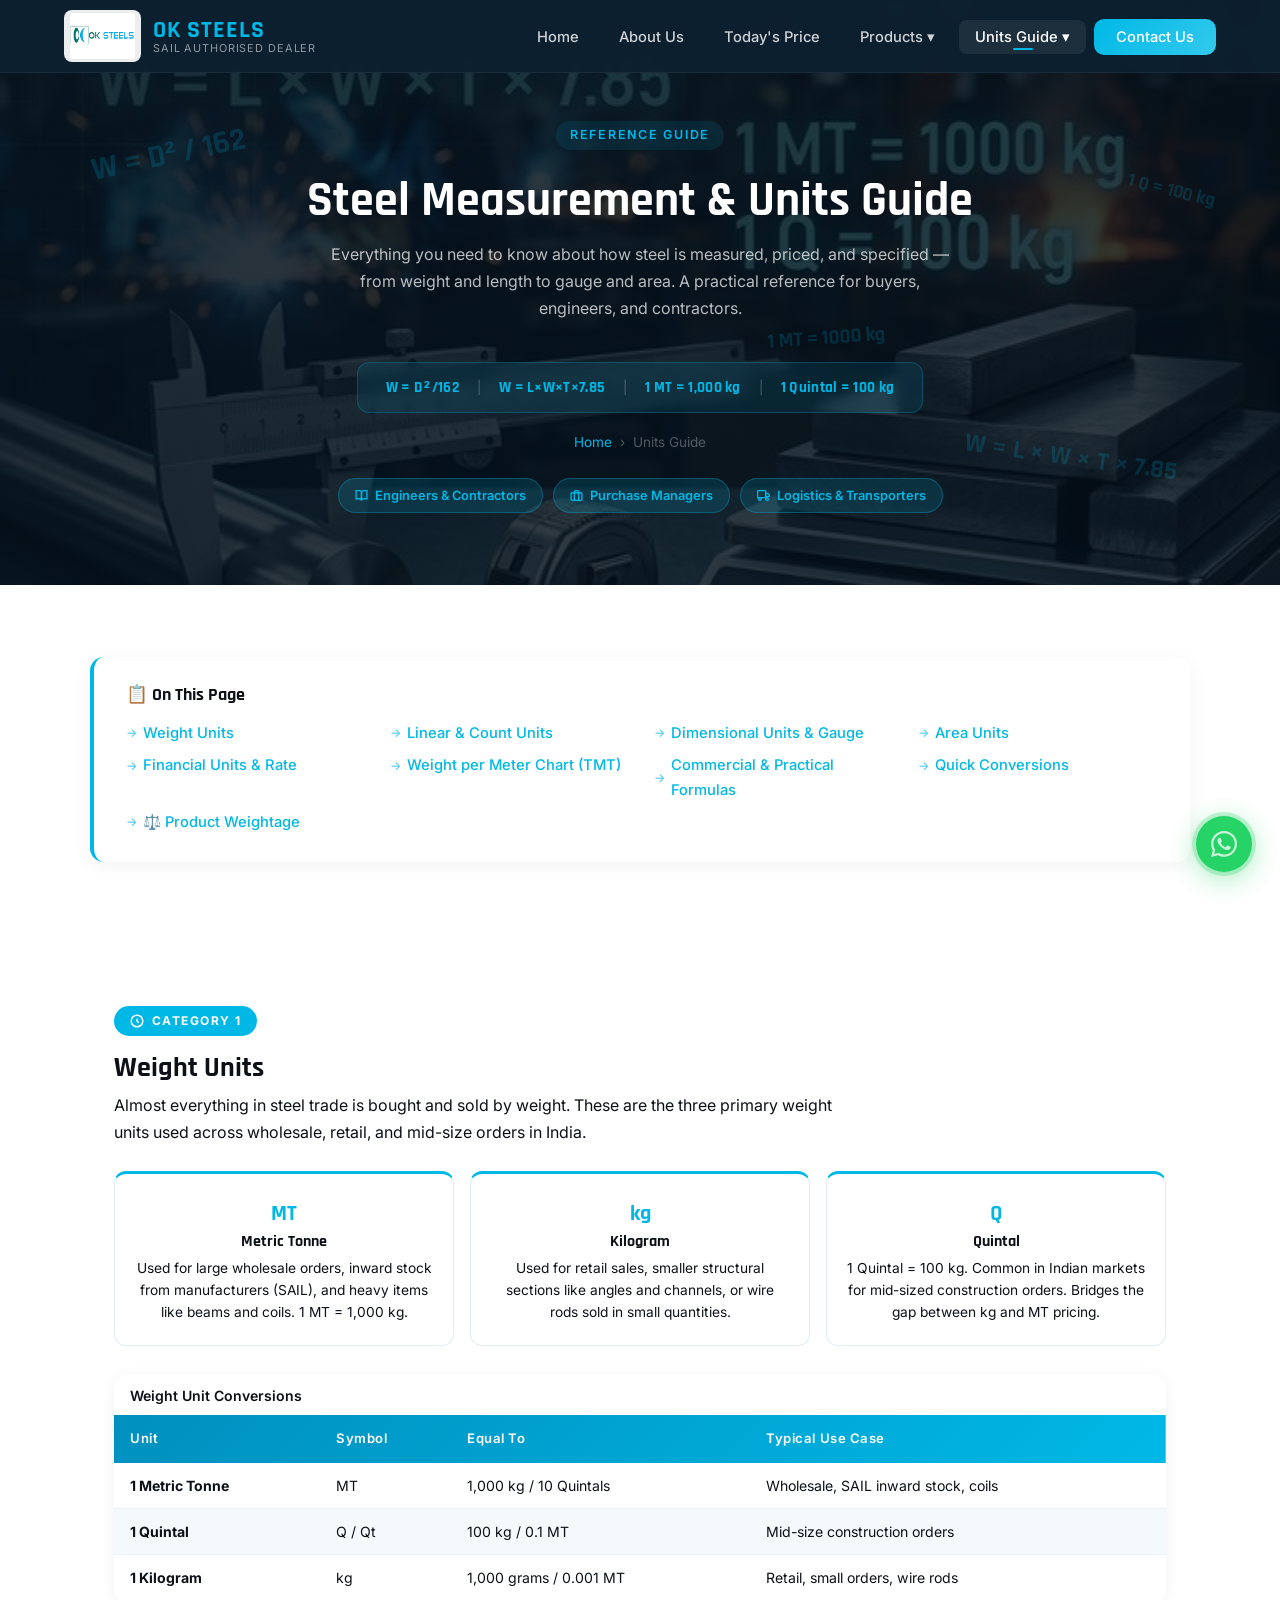
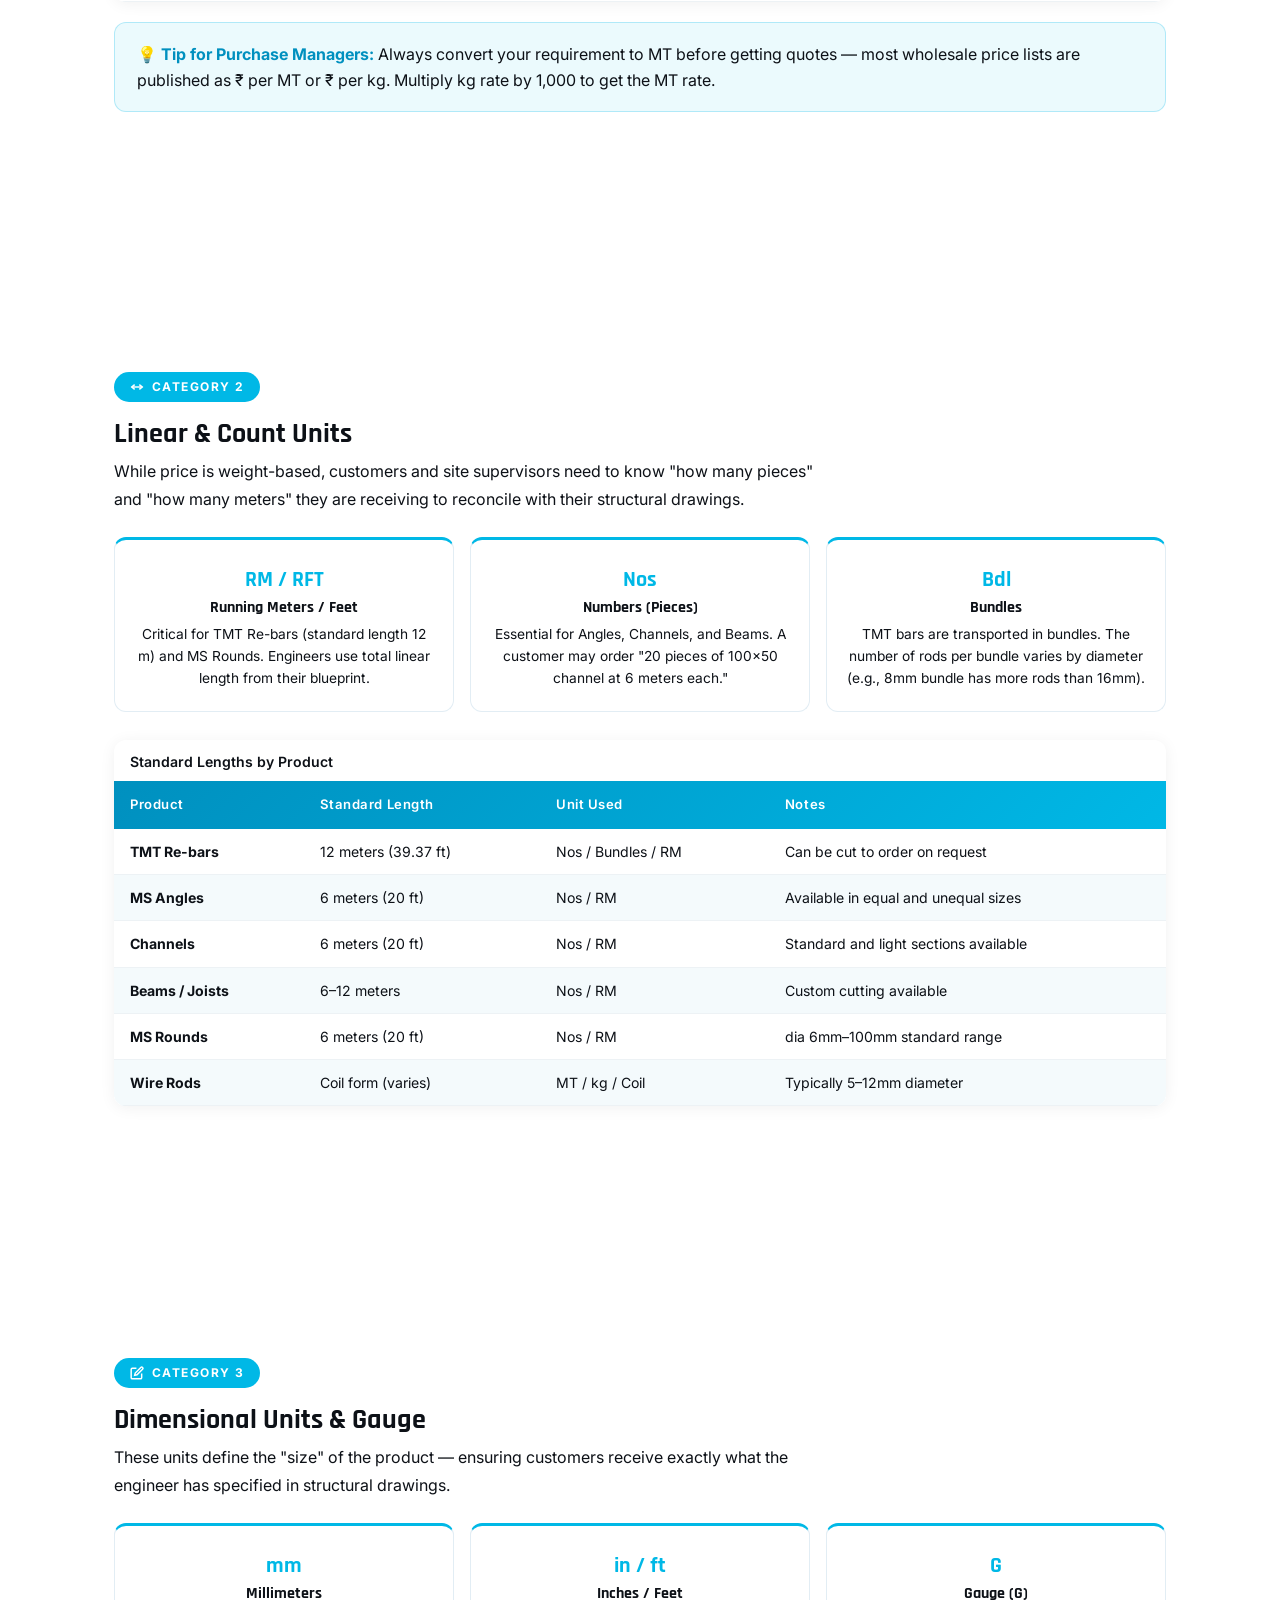
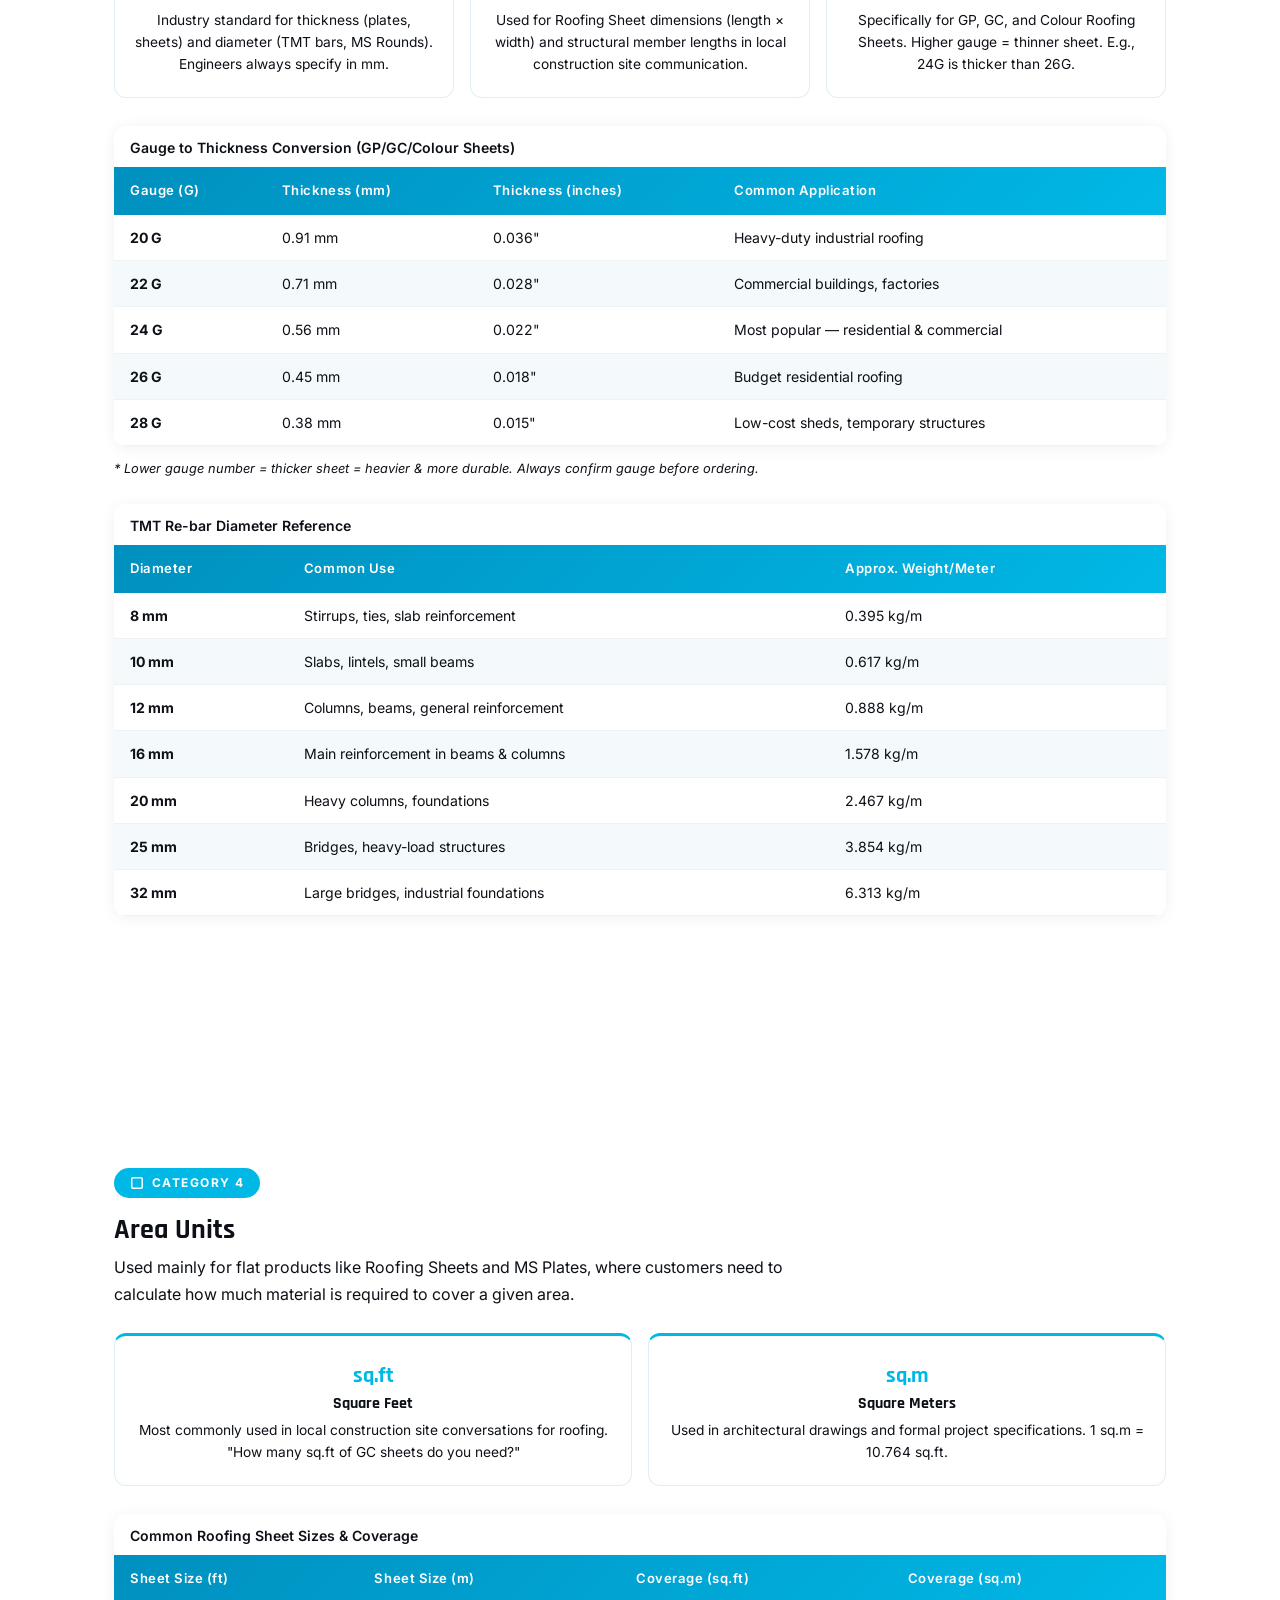
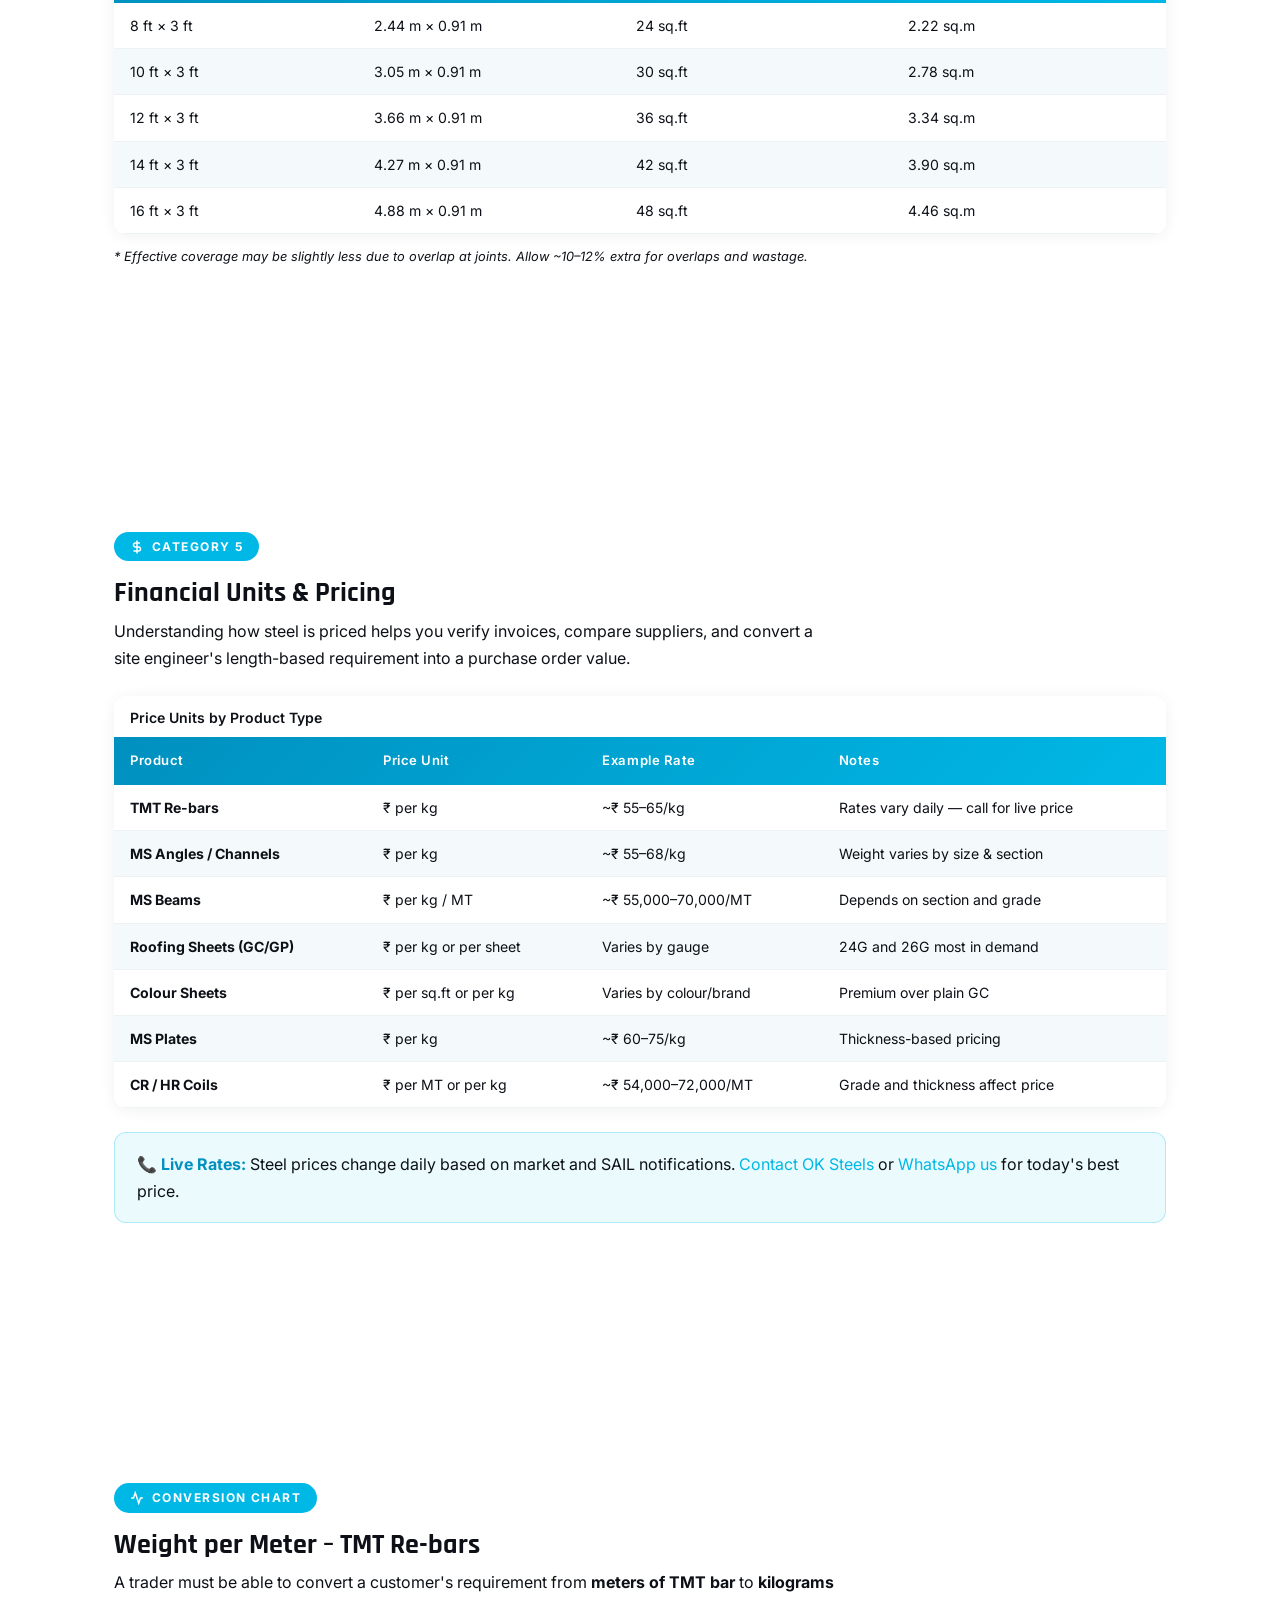
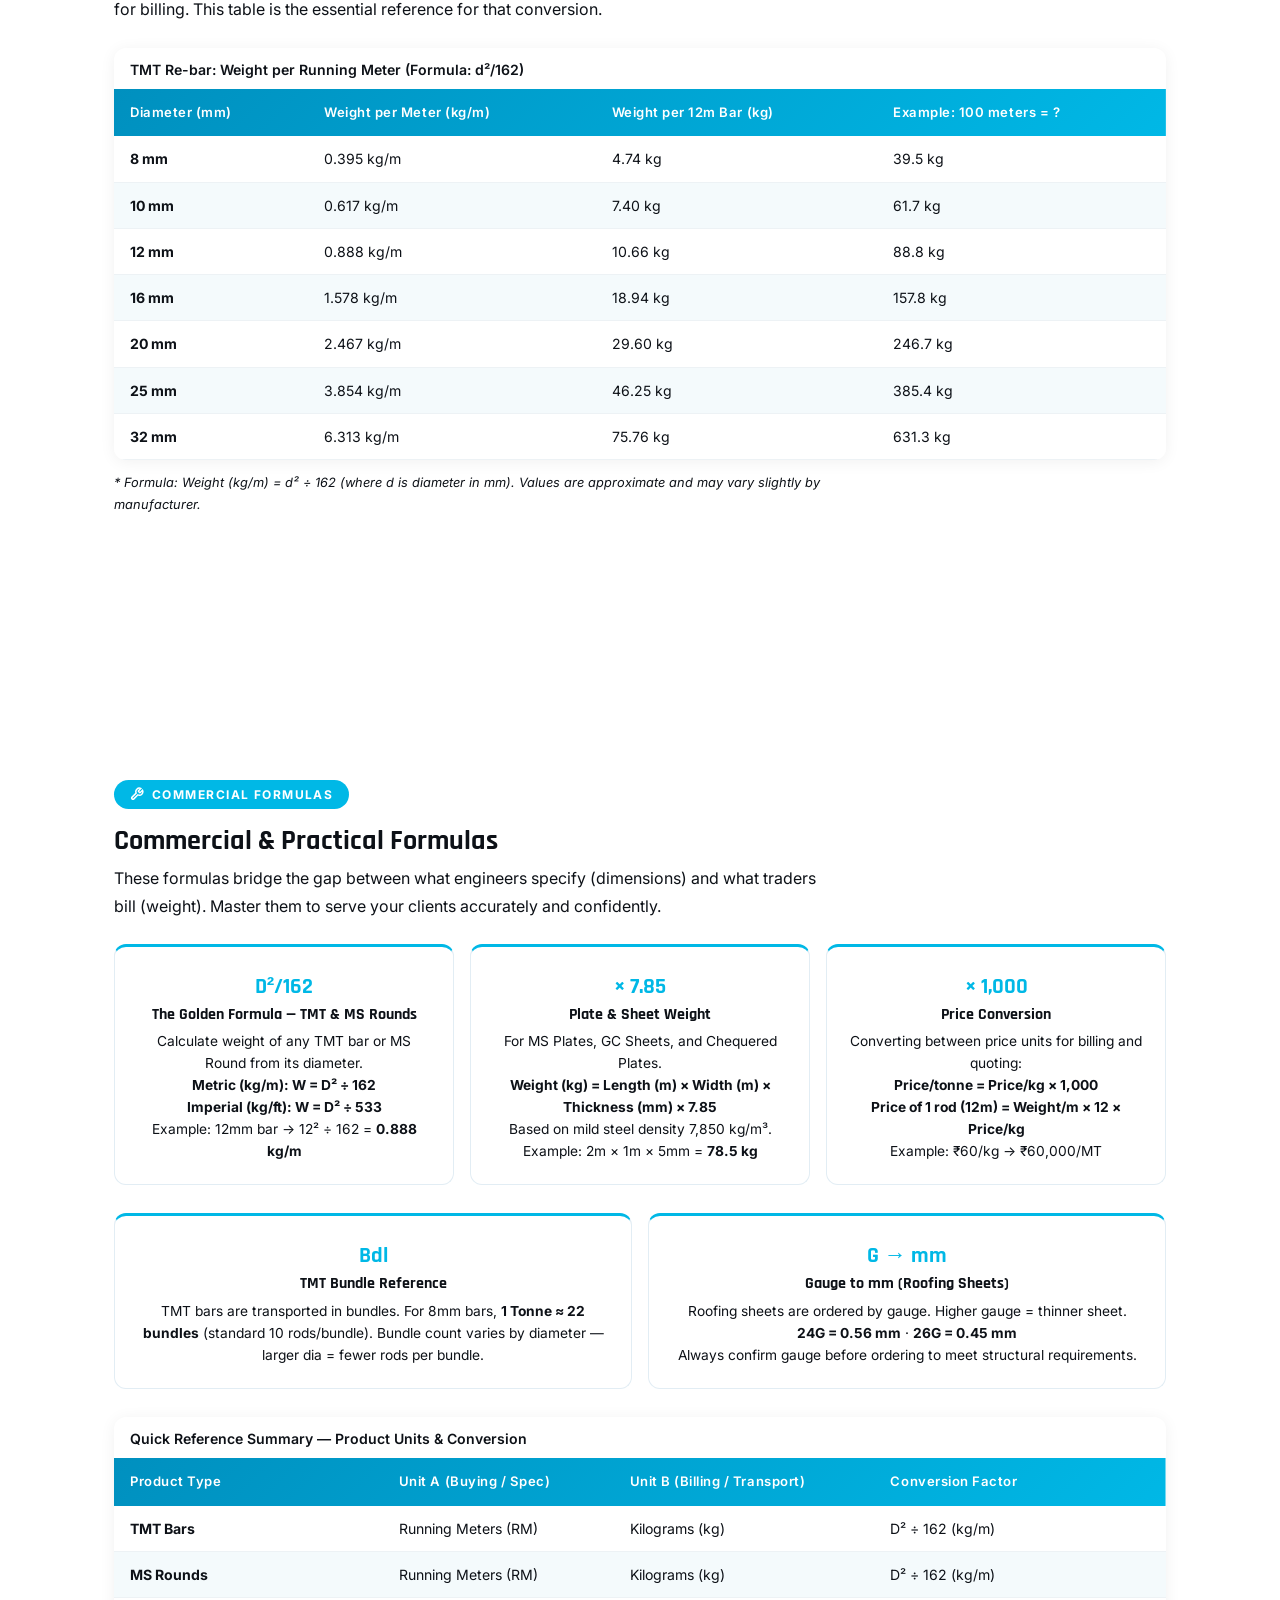
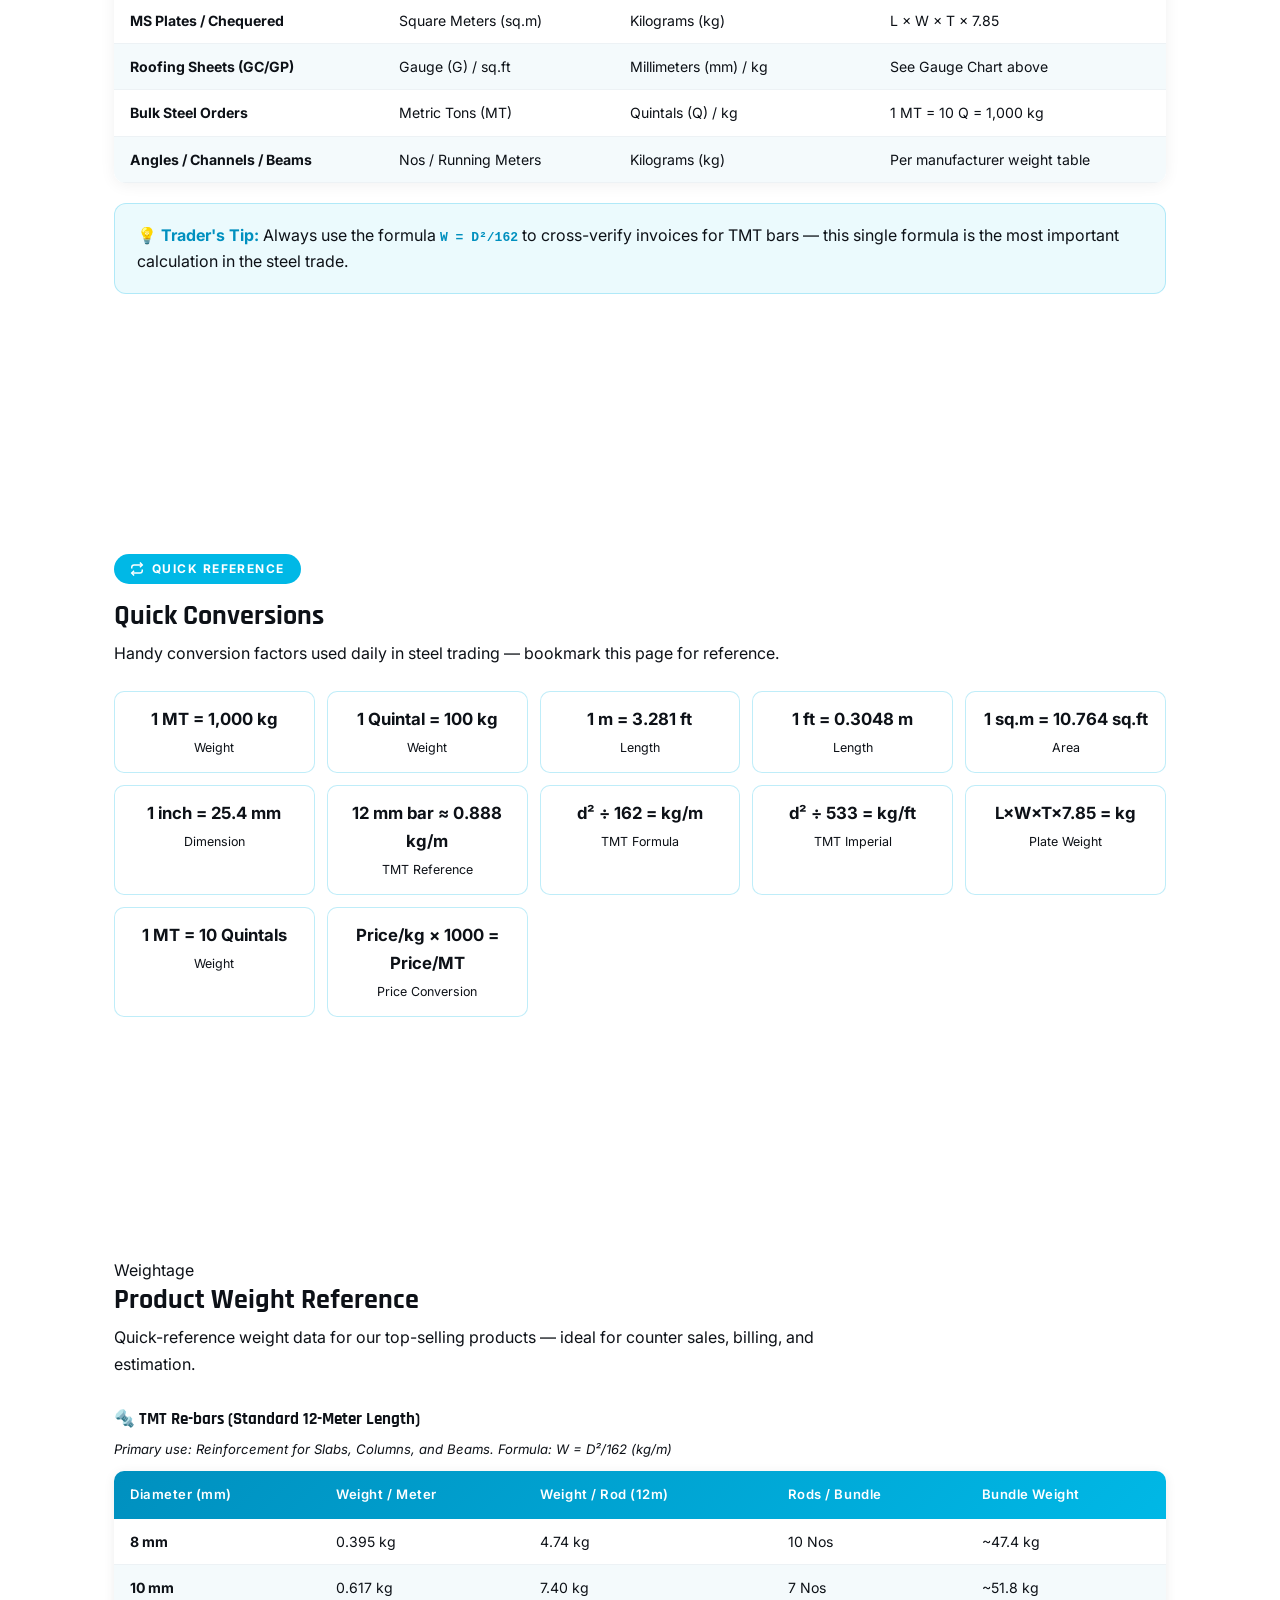
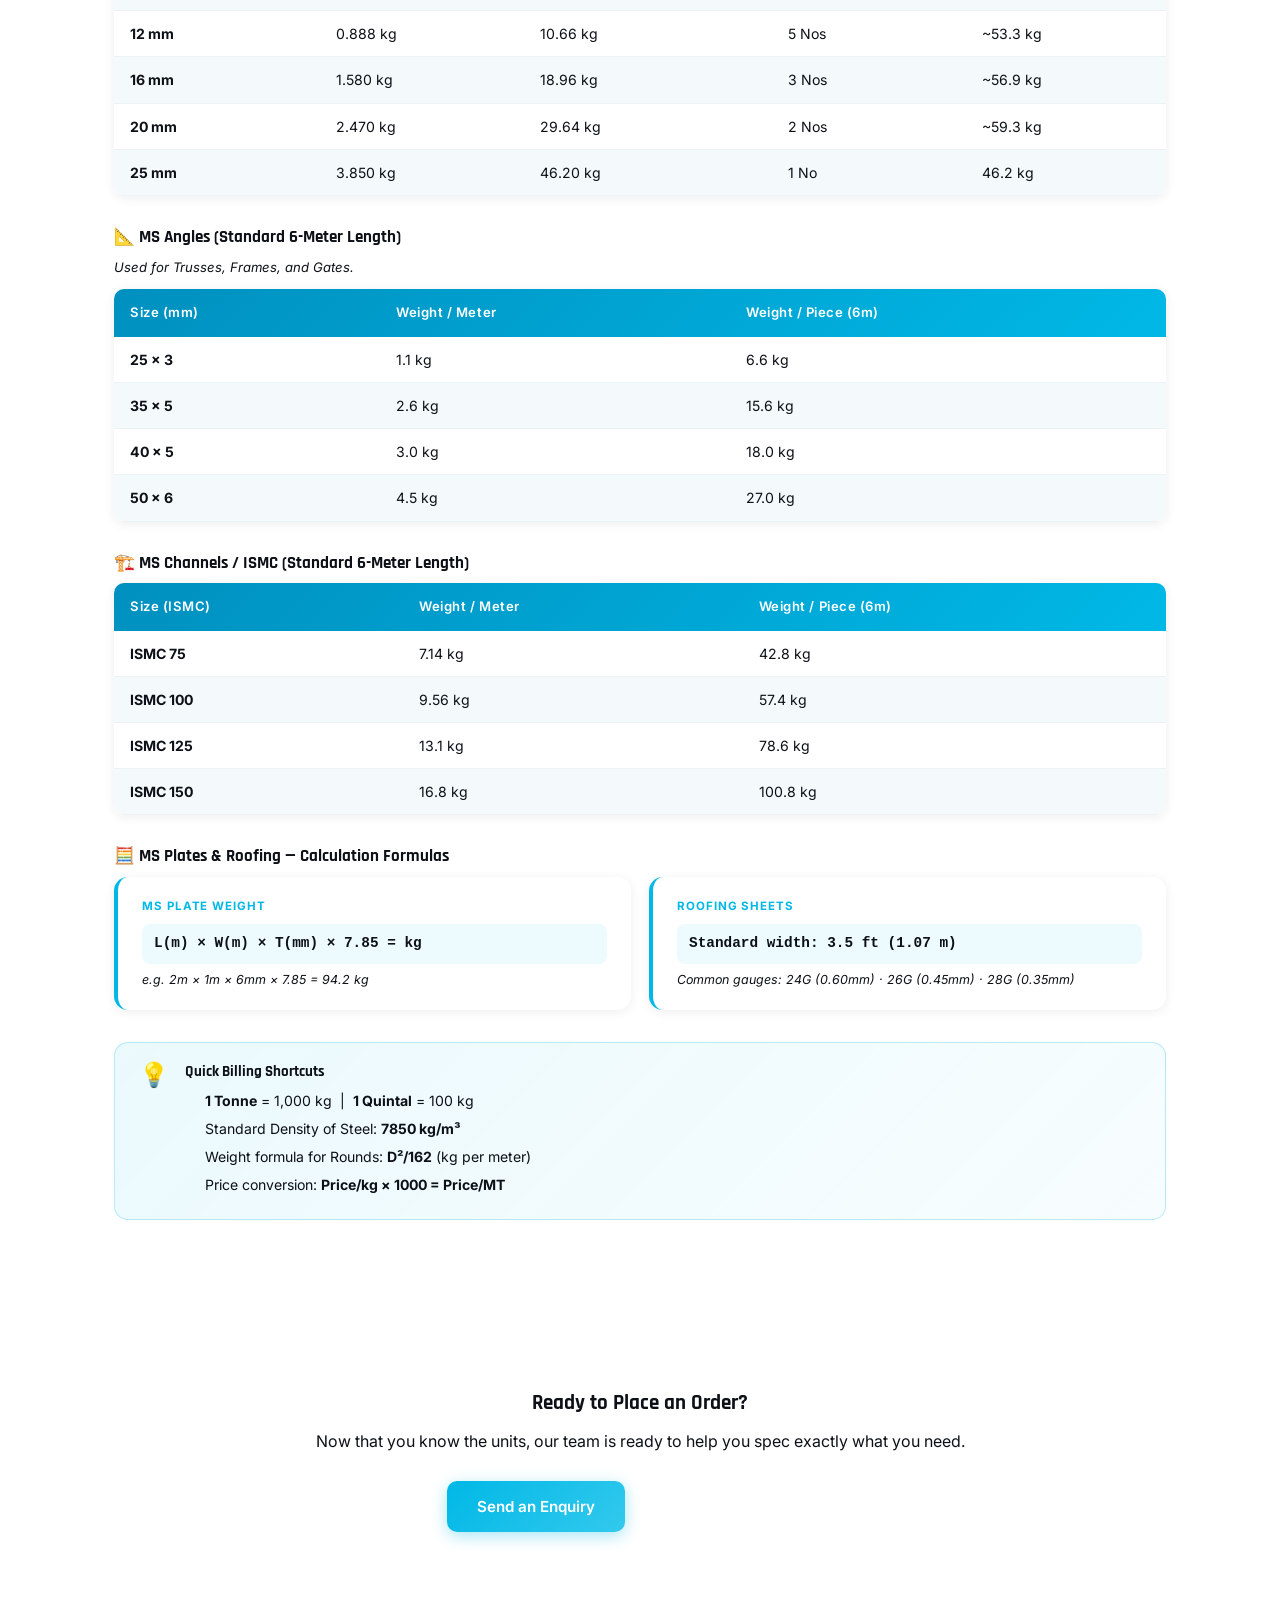
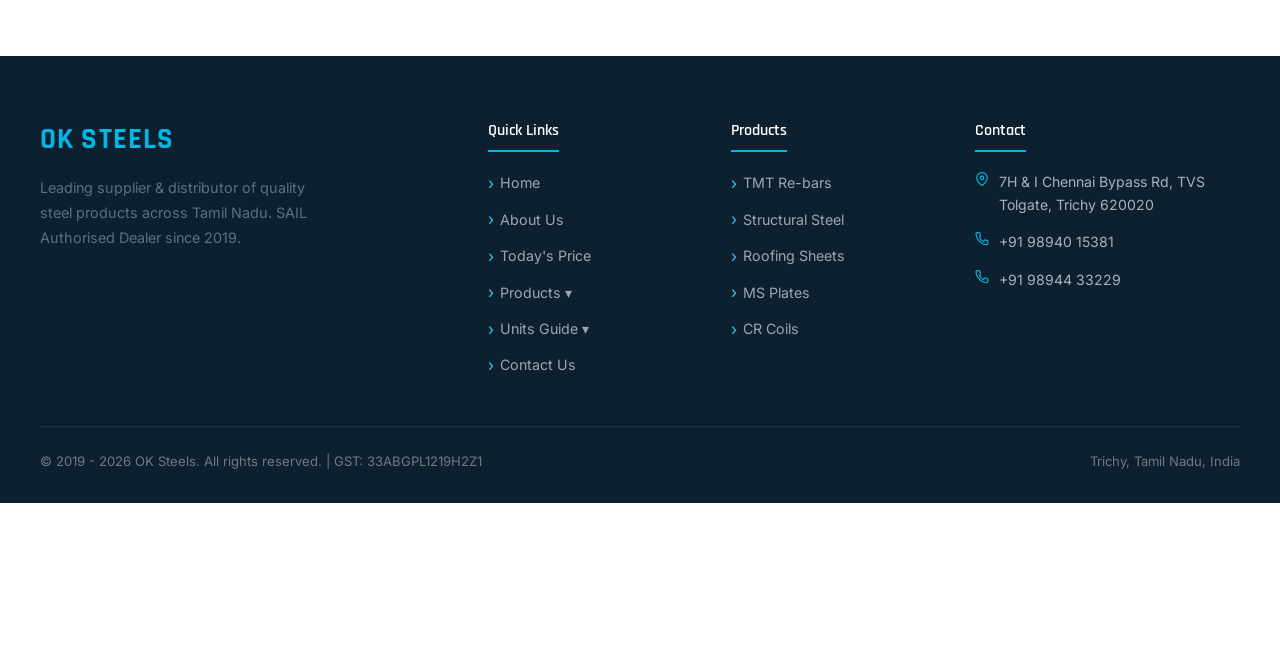
<file: public/units.html>
<!DOCTYPE html>
<html lang="en">

<head>
    <meta charset="UTF-8" />
    <meta name="viewport" content="width=device-width, initial-scale=1.0" />
    <title>Steel Measurement Units Guide – OK Steels | MT, kg, Gauge, Running Feet</title>
    <meta name="description"
        content="Complete guide to steel industry measurement units — weight (MT/kg/Quintal), linear (running feet/meters), gauge, area (sq.ft/sq.m), and price conversion charts. By OK Steels, Trichy." />
    <meta name="keywords"
        content="steel measurement units, TMT bar weight per meter, steel gauge chart, MT to kg conversion, running feet steel, steel industry units India, OK Steels Trichy" />
    <link rel="canonical" href="https://www.oksteels.in/units.html" />
    <meta property="og:title" content="Steel Measurement Units Guide – OK Steels" />
    <meta property="og:description"
        content="Practical reference for engineers, contractors, and steel buyers. Weight, linear, gauge, area units and conversion tables." />
    <meta property="og:url" content="https://www.oksteels.in/units.html" />
    <script type="application/ld+json">
  {
    "@context": "https://schema.org",
    "@type": "Article",
    "headline": "Steel Measurement Units – A Practical Guide",
    "description": "A comprehensive guide to measurement units used in the steel industry covering weight, linear, dimensional, area, and financial units with conversion tables.",
    "author": { "@type": "Organization", "name": "OK Steels" },
    "publisher": { "@type": "Organization", "name": "OK Steels", "url": "https://www.oksteels.in" }
  }
  </script>
    <script async src="https://www.googletagmanager.com/gtag/js?id=G-XXXXXXXXXX"></script>
    <script>window.dataLayer = window.dataLayer || []; function gtag() { dataLayer.push(arguments); } gtag('js', new Date()); gtag('config', 'G-XXXXXXXXXX');</script>
    <link rel="stylesheet" href="assets/css/style.css" />
    <style>
        /* ── Page Hero ── */
        .units-hero {
            position: relative;
            background: url('assets/images/units-banner.jpg') center/cover no-repeat;
            padding: 120px 24px 72px;
            text-align: center;
            overflow: hidden;
        }

        .units-hero::before {
            content: '';
            position: absolute;
            inset: 0;
            background: linear-gradient(135deg, rgba(6, 18, 28, .88) 0%, rgba(4, 14, 24, .78) 100%);
            z-index: 0;
        }

        .units-hero>* {
            position: relative;
            z-index: 1;
        }

        /* Floating formula decorations */
        .hero-formula {
            position: absolute;
            color: rgba(0, 184, 230, .18);
            font-family: 'Rajdhani', var(--font-head), monospace;
            font-weight: 700;
            pointer-events: none;
            z-index: 0;
            white-space: nowrap;
        }

        .hf-1 {
            top: 22%;
            left: 7%;
            font-size: clamp(1.4rem, 2.5vw, 2.4rem);
            transform: rotate(-12deg);
        }

        .hf-2 {
            bottom: 18%;
            right: 8%;
            font-size: clamp(1.2rem, 2vw, 2rem);
            transform: rotate(8deg);
        }

        .hf-3 {
            top: 55%;
            left: 60%;
            font-size: clamp(1rem, 1.6vw, 1.6rem);
            transform: rotate(-4deg);
        }

        .hf-4 {
            top: 30%;
            right: 5%;
            font-size: clamp(1rem, 1.5vw, 1.4rem);
            transform: rotate(14deg);
        }

        /* Formula highlight bar in hero */
        .hero-formula-bar {
            display: inline-flex;
            align-items: center;
            gap: 18px;
            flex-wrap: wrap;
            justify-content: center;
            background: rgba(0, 184, 230, .1);
            border: 1px solid rgba(0, 184, 230, .25);
            border-radius: 12px;
            padding: 12px 28px;
            margin-top: 22px;
            backdrop-filter: blur(6px);
            -webkit-backdrop-filter: blur(6px);
        }

        .hero-formula-bar code {
            color: var(--primary);
            font-size: .95rem;
            font-weight: 700;
            font-family: 'Rajdhani', monospace;
            letter-spacing: .02em;
        }

        .hero-formula-bar span.sep {
            color: rgba(255, 255, 255, .25);
            font-size: .8rem;
        }

        .units-hero h1 {
            color: var(--white);
            font-size: clamp(1.9rem, 4.5vw, 3rem);
            margin: 12px 0;
        }

        .units-hero p {
            color: rgba(255, 255, 255, .72);
            max-width: 640px;
            margin: 0 auto 18px;
            line-height: 1.7;
        }

        .breadcrumb {
            display: flex;
            justify-content: center;
            gap: 8px;
            font-size: 0.85rem;
            color: rgba(255, 255, 255, .5);
        }

        .breadcrumb a {
            color: var(--primary);
            text-decoration: none;
        }

        /* ── Audience Badges ── */
        .audience-row {
            display: flex;
            flex-wrap: wrap;
            gap: 10px;
            justify-content: center;
            margin-top: 24px;
        }

        .aud-badge {
            display: inline-flex;
            align-items: center;
            gap: 7px;
            background: rgba(0, 184, 230, .15);
            border: 1px solid rgba(0, 184, 230, .30);
            color: var(--primary);
            padding: 6px 16px;
            border-radius: 30px;
            font-size: 0.8rem;
            font-weight: 600;
        }

        /* ── Main layout ── */
        .units-body {
            padding: 72px 24px;
            background: var(--light);
        }

        .units-body .container {
            max-width: 1100px;
            margin: 0 auto;
        }

        /* ── TOC ── */
        .toc-card {
            background: var(--white);
            border-radius: 14px;
            padding: 28px 32px;
            margin-bottom: 56px;
            border-left: 4px solid var(--primary);
            box-shadow: 0 4px 20px rgba(0, 0, 0, .05);
        }

        .toc-card h2 {
            font-size: 1.1rem;
            margin-bottom: 16px;
            color: var(--dark);
        }

        .toc-list {
            display: grid;
            grid-template-columns: repeat(auto-fit, minmax(220px, 1fr));
            gap: 8px 24px;
            list-style: none;
            padding: 0;
            margin: 0;
        }

        .toc-list a {
            color: var(--primary);
            text-decoration: none;
            font-size: 0.92rem;
            font-weight: 500;
            display: flex;
            align-items: center;
            gap: 6px;
        }

        .toc-list a::before {
            content: "→";
            font-size: 0.75rem;
            opacity: .7;
        }

        .toc-list a:hover {
            text-decoration: underline;
        }

        /* ── Section headers ── */
        .unit-section {
            margin-bottom: 64px;
        }

        .unit-section-label {
            display: inline-flex;
            align-items: center;
            gap: 8px;
            background: var(--primary);
            color: #fff;
            font-size: 0.75rem;
            font-weight: 700;
            letter-spacing: .12em;
            text-transform: uppercase;
            padding: 5px 16px;
            border-radius: 30px;
            margin-bottom: 16px;
        }

        .unit-section h2 {
            font-size: 1.75rem;
            color: var(--dark);
            margin-bottom: 8px;
        }

        .unit-section>p {
            color: var(--gray);
            max-width: 720px;
            margin-bottom: 24px;
            line-height: 1.7;
        }

        /* ── Info cards ── */
        .info-cards {
            display: grid;
            grid-template-columns: repeat(auto-fit, minmax(240px, 1fr));
            gap: 16px;
            margin-bottom: 28px;
        }

        .info-card {
            background: var(--white);
            border-radius: 12px;
            padding: 22px 20px;
            border-top: 3px solid var(--primary);
        }

        .info-card h3 {
            font-size: 1rem;
            color: var(--dark);
            margin-bottom: 6px;
        }

        .info-card p {
            font-size: 0.86rem;
            color: var(--gray);
            line-height: 1.6;
            margin: 0;
        }

        .info-card .unit-tag {
            font-size: 1.4rem;
            font-weight: 800;
            color: var(--primary);
            font-family: var(--font-head);
        }

        /* ── Tables ── */
        .table-wrap {
            overflow-x: auto;
            border-radius: 12px;
            box-shadow: 0 2px 16px rgba(0, 0, 0, .06);
            margin-bottom: 12px;
        }

        table {
            width: 100%;
            border-collapse: collapse;
            background: var(--white);
            font-size: 0.88rem;
        }

        thead {
            background: linear-gradient(135deg, var(--primary-dark), var(--primary));
            color: #fff;
        }

        thead th {
            padding: 13px 16px;
            text-align: left;
            font-weight: 600;
            font-size: .82rem;
            letter-spacing: .04em;
        }

        tbody tr:nth-child(even) {
            background: #f4fafc;
        }

        tbody tr:hover {
            background: rgba(0, 184, 230, .06);
        }

        tbody td {
            padding: 11px 16px;
            border-bottom: 1px solid #edf2f5;
            color: var(--text);
            vertical-align: top;
        }

        tbody td strong {
            color: var(--dark);
        }

        .note {
            font-size: 0.8rem;
            color: var(--gray);
            margin-top: 8px;
            font-style: italic;
        }

        /* ── Highlight callout ── */
        .callout {
            background: rgba(0, 184, 230, .08);
            border: 1px solid rgba(0, 184, 230, .25);
            border-radius: 12px;
            padding: 18px 22px;
            margin: 20px 0;
        }

        .callout strong {
            color: var(--primary-dark);
        }

        /* ── Conversion quick-ref ── */
        .conv-grid {
            display: grid;
            grid-template-columns: repeat(auto-fit, minmax(200px, 1fr));
            gap: 12px;
            margin-top: 16px;
        }

        .conv-pill {
            background: var(--white);
            border: 1.5px solid rgba(0, 184, 230, .25);
            border-radius: 10px;
            padding: 14px 16px;
            text-align: center;
        }

        .conv-pill .eq {
            font-size: 1.05rem;
            font-weight: 700;
            color: var(--dark);
        }

        .conv-pill .label {
            font-size: 0.78rem;
            color: var(--gray);
            margin-top: 4px;
        }

        @media(max-width:600px) {
            .units-hero {
                padding: 100px 16px 48px;
            }

            .toc-card {
                padding: 20px;
            }

            .info-cards {
                grid-template-columns: 1fr;
            }
        }
    </style>
</head>

<body>

    <nav class="navbar" role="navigation" aria-label="Main navigation">
        <div class="nav-inner">
            <a href="index.html" class="nav-logo" aria-label="OK Steels Home">
                <img src="assets/images/logo.png" alt="OK Steels Logo" onerror="this.style.display='none'" />
                <div class="nav-logo-text"><span class="brand">OK STEELS</span><span class="tagline">SAIL Authorised
                        Dealer</span></div>
            </a>
            <ul class="nav-links" role="list">
                <li><a href="index.html">Home</a></li>
                <li><a href="about.html">About Us</a></li><li><a href="prices.html">Today's Price</a></li>
                <li class="nav-dropdown">
                    <a href="products.html" class="nav-dropdown-toggle">Products &#9662;</a>
                    <ul class="nav-dropdown-menu">
                        <li><a href="products.html#tmt">TMT Re-bars</a></li>
                        <li><a href="products.html#structural">Structural Steel</a></li>
                        <li><a href="products.html#roofing">Roofing Sheets</a></li>
                        <li><a href="products.html#plates">Plates</a></li>
                        <li><a href="products.html#cr">CR Coils</a></li>
                        <li class="nav-dropdown-divider"></li>
                        <li><a href="tmt-rebars.html" class="nav-dropdown-highlight">TMT Re-bars Guide &#8594;</a></li>
                        <li><a href="tmt-calculator.html" class="nav-dropdown-highlight">Steel Calculator &#8594;</a>
                        </li>
                    </ul>
                </li>
                <li class="nav-dropdown">
                    <a href="units.html" class="nav-dropdown-toggle active">Units Guide &#9662;</a>
                    <ul class="nav-dropdown-menu">
                        <li><a href="units.html#practical-formulas">Practical Formulas</a></li>
                        <li><a href="units.html#weight-tables">Weight Tables</a></li>
                        <li><a href="units.html#weightage">Product Weightage</a></li>
                        <li><a href="units.html#quick-conv">Quick Conversions</a></li>
                    </ul>
                </li>
                <li><a href="contact.html" class="nav-cta">Contact Us</a></li>
            </ul>
            <button class="hamburger" aria-label="Toggle menu"><span></span><span></span><span></span></button>
        </div>
    </nav>

    <!-- HERO -->
    <header class="units-hero" role="banner">
        <!-- Decorative floating formulas -->
        <span class="hero-formula hf-1" aria-hidden="true">W = D² / 162</span>
        <span class="hero-formula hf-2" aria-hidden="true">W = L × W × T × 7.85</span>
        <span class="hero-formula hf-3" aria-hidden="true">1 MT = 1000 kg</span>
        <span class="hero-formula hf-4" aria-hidden="true">1 Q = 100 kg</span>

        <span class="section-label">Reference Guide</span>
        <h1>Steel Measurement &amp; Units Guide</h1>
        <p>Everything you need to know about how steel is measured, priced, and specified — from weight and length to
            gauge and area. A practical reference for buyers, engineers, and contractors.</p>

        <!-- Formula highlight bar -->
        <div class="hero-formula-bar" aria-label="Key formulas at a glance">
            <code>W = D²/162</code><span class="sep">|</span>
            <code>W = L×W×T×7.85</code><span class="sep">|</span>
            <code>1 MT = 1,000 kg</code><span class="sep">|</span>
            <code>1 Quintal = 100 kg</code>
        </div>

        <nav class="breadcrumb" aria-label="Breadcrumb" style="margin-top:18px">
            <a href="index.html">Home</a><span>›</span><span aria-current="page">Units Guide</span>
        </nav>
        <div class="audience-row">
            <div class="aud-badge"><svg width="13" height="13" viewBox="0 0 24 24" fill="none" stroke="currentColor"
                    stroke-width="2.5">
                    <path d="M2 3h6a4 4 0 0 1 4 4v14a3 3 0 0 0-3-3H2z" />
                    <path d="M22 3h-6a4 4 0 0 0-4 4v14a3 3 0 0 1 3-3h7z" />
                </svg>Engineers &amp; Contractors</div>
            <div class="aud-badge"><svg width="13" height="13" viewBox="0 0 24 24" fill="none" stroke="currentColor"
                    stroke-width="2.5">
                    <rect x="2" y="7" width="20" height="14" rx="2" />
                    <path d="M16 21V5a2 2 0 0 0-2-2h-4a2 2 0 0 0-2 2v16" />
                </svg>Purchase Managers</div>
            <div class="aud-badge"><svg width="13" height="13" viewBox="0 0 24 24" fill="none" stroke="currentColor"
                    stroke-width="2.5">
                    <rect x="1" y="3" width="15" height="13" rx="1" />
                    <path d="M16 8h4l3 4v2h-7V8z" />
                    <circle cx="5.5" cy="18.5" r="2.5" />
                    <circle cx="18.5" cy="18.5" r="2.5" />
                </svg>Logistics &amp; Transporters</div>
        </div>
    </header>

    <main class="units-body" id="main-content">
        <div class="container">

            <!-- TABLE OF CONTENTS -->
            <nav class="toc-card reveal" aria-label="Page sections">
                <h2>📋 On This Page</h2>
                <ul class="toc-list">
                    <li><a href="#weight-units">Weight Units</a></li>
                    <li><a href="#linear-count">Linear &amp; Count Units</a></li>
                    <li><a href="#dimensional">Dimensional Units &amp; Gauge</a></li>
                    <li><a href="#area-units">Area Units</a></li>
                    <li><a href="#financial">Financial Units &amp; Rate</a></li>
                    <li><a href="#weight-per-meter">Weight per Meter Chart (TMT)</a></li>
                    <li><a href="#practical-formulas">Commercial &amp; Practical Formulas</a></li>
                    <li><a href="#quick-conversions">Quick Conversions</a></li>
                    <li><a href="#weightage">⚖️ Product Weightage</a></li>
                </ul>
            </nav>

            <!-- ── 1. WEIGHT UNITS ── -->
            <section class="unit-section reveal" id="weight-units" aria-labelledby="weight-heading">
                <div class="unit-section-label">
                    <svg width="14" height="14" viewBox="0 0 24 24" fill="none" stroke="currentColor"
                        stroke-width="2.5">
                        <circle cx="12" cy="12" r="10" />
                        <path d="M12 8v4l3 3" />
                    </svg>
                    Category 1
                </div>
                <h2 id="weight-heading">Weight Units</h2>
                <p>Almost everything in steel trade is bought and sold by weight. These are the three primary weight
                    units used across wholesale, retail, and mid-size orders in India.</p>

                <div class="info-cards">
                    <div class="info-card">
                        <div class="unit-tag">MT</div>
                        <h3>Metric Tonne</h3>
                        <p>Used for large wholesale orders, inward stock from manufacturers (SAIL), and heavy items like
                            beams and coils. 1 MT = 1,000 kg.</p>
                    </div>
                    <div class="info-card">
                        <div class="unit-tag">kg</div>
                        <h3>Kilogram</h3>
                        <p>Used for retail sales, smaller structural sections like angles and channels, or wire rods
                            sold in small quantities.</p>
                    </div>
                    <div class="info-card">
                        <div class="unit-tag">Q</div>
                        <h3>Quintal</h3>
                        <p>1 Quintal = 100 kg. Common in Indian markets for mid-sized construction orders. Bridges the
                            gap between kg and MT pricing.</p>
                    </div>
                </div>

                <div class="table-wrap">
                    <table>
                        <caption
                            style="caption-side:top;text-align:left;padding:10px 16px 8px;font-weight:600;color:var(--dark)">
                            Weight Unit Conversions</caption>
                        <thead>
                            <tr>
                                <th>Unit</th>
                                <th>Symbol</th>
                                <th>Equal To</th>
                                <th>Typical Use Case</th>
                            </tr>
                        </thead>
                        <tbody>
                            <tr>
                                <td><strong>1 Metric Tonne</strong></td>
                                <td>MT</td>
                                <td>1,000 kg / 10 Quintals</td>
                                <td>Wholesale, SAIL inward stock, coils</td>
                            </tr>
                            <tr>
                                <td><strong>1 Quintal</strong></td>
                                <td>Q / Qt</td>
                                <td>100 kg / 0.1 MT</td>
                                <td>Mid-size construction orders</td>
                            </tr>
                            <tr>
                                <td><strong>1 Kilogram</strong></td>
                                <td>kg</td>
                                <td>1,000 grams / 0.001 MT</td>
                                <td>Retail, small orders, wire rods</td>
                            </tr>
                        </tbody>
                    </table>
                </div>

                <div class="callout">
                    <strong>💡 Tip for Purchase Managers:</strong> Always convert your requirement to MT before getting
                    quotes — most wholesale price lists are published as ₹ per MT or ₹ per kg. Multiply kg rate by 1,000
                    to get the MT rate.
                </div>
            </section>

            <!-- ── 2. LINEAR & COUNT ── -->
            <section class="unit-section reveal" id="linear-count" aria-labelledby="linear-heading">
                <div class="unit-section-label">
                    <svg width="14" height="14" viewBox="0 0 24 24" fill="none" stroke="currentColor"
                        stroke-width="2.5">
                        <line x1="3" y1="12" x2="21" y2="12" />
                        <polyline points="8 8 3 12 8 16" />
                        <polyline points="16 8 21 12 16 16" />
                    </svg>
                    Category 2
                </div>
                <h2 id="linear-heading">Linear &amp; Count Units</h2>
                <p>While price is weight-based, customers and site supervisors need to know "how many pieces" and "how
                    many meters" they are receiving to reconcile with their structural drawings.</p>

                <div class="info-cards">
                    <div class="info-card">
                        <div class="unit-tag">RM / RFT</div>
                        <h3>Running Meters / Feet</h3>
                        <p>Critical for TMT Re-bars (standard length 12 m) and MS Rounds. Engineers use total linear
                            length from their blueprint.</p>
                    </div>
                    <div class="info-card">
                        <div class="unit-tag">Nos</div>
                        <h3>Numbers (Pieces)</h3>
                        <p>Essential for Angles, Channels, and Beams. A customer may order "20 pieces of 100×50 channel
                            at 6 meters each."</p>
                    </div>
                    <div class="info-card">
                        <div class="unit-tag">Bdl</div>
                        <h3>Bundles</h3>
                        <p>TMT bars are transported in bundles. The number of rods per bundle varies by diameter (e.g.,
                            8mm bundle has more rods than 16mm).</p>
                    </div>
                </div>

                <div class="table-wrap">
                    <table>
                        <caption
                            style="caption-side:top;text-align:left;padding:10px 16px 8px;font-weight:600;color:var(--dark)">
                            Standard Lengths by Product</caption>
                        <thead>
                            <tr>
                                <th>Product</th>
                                <th>Standard Length</th>
                                <th>Unit Used</th>
                                <th>Notes</th>
                            </tr>
                        </thead>
                        <tbody>
                            <tr>
                                <td><strong>TMT Re-bars</strong></td>
                                <td>12 meters (39.37 ft)</td>
                                <td>Nos / Bundles / RM</td>
                                <td>Can be cut to order on request</td>
                            </tr>
                            <tr>
                                <td><strong>MS Angles</strong></td>
                                <td>6 meters (20 ft)</td>
                                <td>Nos / RM</td>
                                <td>Available in equal and unequal sizes</td>
                            </tr>
                            <tr>
                                <td><strong>Channels</strong></td>
                                <td>6 meters (20 ft)</td>
                                <td>Nos / RM</td>
                                <td>Standard and light sections available</td>
                            </tr>
                            <tr>
                                <td><strong>Beams / Joists</strong></td>
                                <td>6–12 meters</td>
                                <td>Nos / RM</td>
                                <td>Custom cutting available</td>
                            </tr>
                            <tr>
                                <td><strong>MS Rounds</strong></td>
                                <td>6 meters (20 ft)</td>
                                <td>Nos / RM</td>
                                <td>dia 6mm–100mm standard range</td>
                            </tr>
                            <tr>
                                <td><strong>Wire Rods</strong></td>
                                <td>Coil form (varies)</td>
                                <td>MT / kg / Coil</td>
                                <td>Typically 5–12mm diameter</td>
                            </tr>
                        </tbody>
                    </table>
                </div>
            </section>

            <!-- ── 3. DIMENSIONAL ── -->
            <section class="unit-section reveal" id="dimensional" aria-labelledby="dim-heading">
                <div class="unit-section-label">
                    <svg width="14" height="14" viewBox="0 0 24 24" fill="none" stroke="currentColor"
                        stroke-width="2.5">
                        <path d="M11 4H4a2 2 0 0 0-2 2v14a2 2 0 0 0 2 2h14a2 2 0 0 0 2-2v-7" />
                        <path d="M18.5 2.5a2.121 2.121 0 0 1 3 3L12 15l-4 1 1-4 9.5-9.5z" />
                    </svg>
                    Category 3
                </div>
                <h2 id="dim-heading">Dimensional Units &amp; Gauge</h2>
                <p>These units define the "size" of the product — ensuring customers receive exactly what the engineer
                    has specified in structural drawings.</p>

                <div class="info-cards">
                    <div class="info-card">
                        <div class="unit-tag">mm</div>
                        <h3>Millimeters</h3>
                        <p>Industry standard for thickness (plates, sheets) and diameter (TMT bars, MS Rounds).
                            Engineers always specify in mm.</p>
                    </div>
                    <div class="info-card">
                        <div class="unit-tag">in / ft</div>
                        <h3>Inches / Feet</h3>
                        <p>Used for Roofing Sheet dimensions (length × width) and structural member lengths in local
                            construction site communication.</p>
                    </div>
                    <div class="info-card">
                        <div class="unit-tag">G</div>
                        <h3>Gauge (G)</h3>
                        <p>Specifically for GP, GC, and Colour Roofing Sheets. Higher gauge = thinner sheet. E.g., 24G
                            is thicker than 26G.</p>
                    </div>
                </div>

                <div class="table-wrap">
                    <table>
                        <caption
                            style="caption-side:top;text-align:left;padding:10px 16px 8px;font-weight:600;color:var(--dark)">
                            Gauge to Thickness Conversion (GP/GC/Colour Sheets)</caption>
                        <thead>
                            <tr>
                                <th>Gauge (G)</th>
                                <th>Thickness (mm)</th>
                                <th>Thickness (inches)</th>
                                <th>Common Application</th>
                            </tr>
                        </thead>
                        <tbody>
                            <tr>
                                <td><strong>20 G</strong></td>
                                <td>0.91 mm</td>
                                <td>0.036"</td>
                                <td>Heavy-duty industrial roofing</td>
                            </tr>
                            <tr>
                                <td><strong>22 G</strong></td>
                                <td>0.71 mm</td>
                                <td>0.028"</td>
                                <td>Commercial buildings, factories</td>
                            </tr>
                            <tr>
                                <td><strong>24 G</strong></td>
                                <td>0.56 mm</td>
                                <td>0.022"</td>
                                <td>Most popular — residential &amp; commercial</td>
                            </tr>
                            <tr>
                                <td><strong>26 G</strong></td>
                                <td>0.45 mm</td>
                                <td>0.018"</td>
                                <td>Budget residential roofing</td>
                            </tr>
                            <tr>
                                <td><strong>28 G</strong></td>
                                <td>0.38 mm</td>
                                <td>0.015"</td>
                                <td>Low-cost sheds, temporary structures</td>
                            </tr>
                        </tbody>
                    </table>
                </div>
                <p class="note">* Lower gauge number = thicker sheet = heavier &amp; more durable. Always confirm gauge
                    before ordering.</p>

                <div class="table-wrap" style="margin-top:24px">
                    <table>
                        <caption
                            style="caption-side:top;text-align:left;padding:10px 16px 8px;font-weight:600;color:var(--dark)">
                            TMT Re-bar Diameter Reference</caption>
                        <thead>
                            <tr>
                                <th>Diameter</th>
                                <th>Common Use</th>
                                <th>Approx. Weight/Meter</th>
                            </tr>
                        </thead>
                        <tbody>
                            <tr>
                                <td><strong>8 mm</strong></td>
                                <td>Stirrups, ties, slab reinforcement</td>
                                <td>0.395 kg/m</td>
                            </tr>
                            <tr>
                                <td><strong>10 mm</strong></td>
                                <td>Slabs, lintels, small beams</td>
                                <td>0.617 kg/m</td>
                            </tr>
                            <tr>
                                <td><strong>12 mm</strong></td>
                                <td>Columns, beams, general reinforcement</td>
                                <td>0.888 kg/m</td>
                            </tr>
                            <tr>
                                <td><strong>16 mm</strong></td>
                                <td>Main reinforcement in beams &amp; columns</td>
                                <td>1.578 kg/m</td>
                            </tr>
                            <tr>
                                <td><strong>20 mm</strong></td>
                                <td>Heavy columns, foundations</td>
                                <td>2.467 kg/m</td>
                            </tr>
                            <tr>
                                <td><strong>25 mm</strong></td>
                                <td>Bridges, heavy-load structures</td>
                                <td>3.854 kg/m</td>
                            </tr>
                            <tr>
                                <td><strong>32 mm</strong></td>
                                <td>Large bridges, industrial foundations</td>
                                <td>6.313 kg/m</td>
                            </tr>
                        </tbody>
                    </table>
                </div>
            </section>

            <!-- ── 4. AREA UNITS ── -->
            <section class="unit-section reveal" id="area-units" aria-labelledby="area-heading">
                <div class="unit-section-label">
                    <svg width="14" height="14" viewBox="0 0 24 24" fill="none" stroke="currentColor"
                        stroke-width="2.5">
                        <rect x="3" y="3" width="18" height="18" rx="2" />
                    </svg>
                    Category 4
                </div>
                <h2 id="area-heading">Area Units</h2>
                <p>Used mainly for flat products like Roofing Sheets and MS Plates, where customers need to calculate
                    how much material is required to cover a given area.</p>

                <div class="info-cards">
                    <div class="info-card">
                        <div class="unit-tag">sq.ft</div>
                        <h3>Square Feet</h3>
                        <p>Most commonly used in local construction site conversations for roofing. "How many sq.ft of
                            GC sheets do you need?"</p>
                    </div>
                    <div class="info-card">
                        <div class="unit-tag">sq.m</div>
                        <h3>Square Meters</h3>
                        <p>Used in architectural drawings and formal project specifications. 1 sq.m = 10.764 sq.ft.</p>
                    </div>
                </div>

                <div class="table-wrap">
                    <table>
                        <caption
                            style="caption-side:top;text-align:left;padding:10px 16px 8px;font-weight:600;color:var(--dark)">
                            Common Roofing Sheet Sizes &amp; Coverage</caption>
                        <thead>
                            <tr>
                                <th>Sheet Size (ft)</th>
                                <th>Sheet Size (m)</th>
                                <th>Coverage (sq.ft)</th>
                                <th>Coverage (sq.m)</th>
                            </tr>
                        </thead>
                        <tbody>
                            <tr>
                                <td>8 ft × 3 ft</td>
                                <td>2.44 m × 0.91 m</td>
                                <td>24 sq.ft</td>
                                <td>2.22 sq.m</td>
                            </tr>
                            <tr>
                                <td>10 ft × 3 ft</td>
                                <td>3.05 m × 0.91 m</td>
                                <td>30 sq.ft</td>
                                <td>2.78 sq.m</td>
                            </tr>
                            <tr>
                                <td>12 ft × 3 ft</td>
                                <td>3.66 m × 0.91 m</td>
                                <td>36 sq.ft</td>
                                <td>3.34 sq.m</td>
                            </tr>
                            <tr>
                                <td>14 ft × 3 ft</td>
                                <td>4.27 m × 0.91 m</td>
                                <td>42 sq.ft</td>
                                <td>3.90 sq.m</td>
                            </tr>
                            <tr>
                                <td>16 ft × 3 ft</td>
                                <td>4.88 m × 0.91 m</td>
                                <td>48 sq.ft</td>
                                <td>4.46 sq.m</td>
                            </tr>
                        </tbody>
                    </table>
                </div>
                <p class="note">* Effective coverage may be slightly less due to overlap at joints. Allow ~10–12% extra
                    for overlaps and wastage.</p>
            </section>

            <!-- ── 5. FINANCIAL UNITS ── -->
            <section class="unit-section reveal" id="financial" aria-labelledby="fin-heading">
                <div class="unit-section-label">
                    <svg width="14" height="14" viewBox="0 0 24 24" fill="none" stroke="currentColor"
                        stroke-width="2.5">
                        <line x1="12" y1="1" x2="12" y2="23" />
                        <path d="M17 5H9.5a3.5 3.5 0 0 0 0 7h5a3.5 3.5 0 0 1 0 7H6" />
                    </svg>
                    Category 5
                </div>
                <h2 id="fin-heading">Financial Units &amp; Pricing</h2>
                <p>Understanding how steel is priced helps you verify invoices, compare suppliers, and convert a site
                    engineer's length-based requirement into a purchase order value.</p>

                <div class="table-wrap">
                    <table>
                        <caption
                            style="caption-side:top;text-align:left;padding:10px 16px 8px;font-weight:600;color:var(--dark)">
                            Price Units by Product Type</caption>
                        <thead>
                            <tr>
                                <th>Product</th>
                                <th>Price Unit</th>
                                <th>Example Rate</th>
                                <th>Notes</th>
                            </tr>
                        </thead>
                        <tbody>
                            <tr>
                                <td><strong>TMT Re-bars</strong></td>
                                <td>₹ per kg</td>
                                <td>~₹ 55–65/kg</td>
                                <td>Rates vary daily — call for live price</td>
                            </tr>
                            <tr>
                                <td><strong>MS Angles / Channels</strong></td>
                                <td>₹ per kg</td>
                                <td>~₹ 55–68/kg</td>
                                <td>Weight varies by size &amp; section</td>
                            </tr>
                            <tr>
                                <td><strong>MS Beams</strong></td>
                                <td>₹ per kg / MT</td>
                                <td>~₹ 55,000–70,000/MT</td>
                                <td>Depends on section and grade</td>
                            </tr>
                            <tr>
                                <td><strong>Roofing Sheets (GC/GP)</strong></td>
                                <td>₹ per kg or per sheet</td>
                                <td>Varies by gauge</td>
                                <td>24G and 26G most in demand</td>
                            </tr>
                            <tr>
                                <td><strong>Colour Sheets</strong></td>
                                <td>₹ per sq.ft or per kg</td>
                                <td>Varies by colour/brand</td>
                                <td>Premium over plain GC</td>
                            </tr>
                            <tr>
                                <td><strong>MS Plates</strong></td>
                                <td>₹ per kg</td>
                                <td>~₹ 60–75/kg</td>
                                <td>Thickness-based pricing</td>
                            </tr>
                            <tr>
                                <td><strong>CR / HR Coils</strong></td>
                                <td>₹ per MT or per kg</td>
                                <td>~₹ 54,000–72,000/MT</td>
                                <td>Grade and thickness affect price</td>
                            </tr>
                        </tbody>
                    </table>
                </div>

                <div class="callout" style="margin-top:24px">
                    <strong>📞 Live Rates:</strong> Steel prices change daily based on market and SAIL notifications. <a
                        href="contact.html" style="color:var(--primary)">Contact OK Steels</a> or <a
                        href="https://wa.me/919894433229" target="_blank" rel="noopener"
                        style="color:var(--primary)">WhatsApp us</a> for today's best price.
                </div>
            </section>

            <!-- ── WEIGHT PER METER TABLE ── -->
            <section class="unit-section reveal" id="weight-per-meter" aria-labelledby="wpm-heading">
                <div class="unit-section-label">
                    <svg width="14" height="14" viewBox="0 0 24 24" fill="none" stroke="currentColor"
                        stroke-width="2.5">
                        <polyline points="22 12 18 12 15 21 9 3 6 12 2 12" />
                    </svg>
                    Conversion Chart
                </div>
                <h2 id="wpm-heading">Weight per Meter – TMT Re-bars</h2>
                <p>A trader must be able to convert a customer's requirement from <strong>meters of TMT bar</strong> to
                    <strong>kilograms</strong> for billing. This table is the essential reference for that conversion.
                </p>

                <div class="table-wrap">
                    <table>
                        <caption
                            style="caption-side:top;text-align:left;padding:10px 16px 8px;font-weight:600;color:var(--dark)">
                            TMT Re-bar: Weight per Running Meter (Formula: d²/162)</caption>
                        <thead>
                            <tr>
                                <th>Diameter (mm)</th>
                                <th>Weight per Meter (kg/m)</th>
                                <th>Weight per 12m Bar (kg)</th>
                                <th>Example: 100 meters = ?</th>
                            </tr>
                        </thead>
                        <tbody>
                            <tr>
                                <td><strong>8 mm</strong></td>
                                <td>0.395 kg/m</td>
                                <td>4.74 kg</td>
                                <td>39.5 kg</td>
                            </tr>
                            <tr>
                                <td><strong>10 mm</strong></td>
                                <td>0.617 kg/m</td>
                                <td>7.40 kg</td>
                                <td>61.7 kg</td>
                            </tr>
                            <tr>
                                <td><strong>12 mm</strong></td>
                                <td>0.888 kg/m</td>
                                <td>10.66 kg</td>
                                <td>88.8 kg</td>
                            </tr>
                            <tr>
                                <td><strong>16 mm</strong></td>
                                <td>1.578 kg/m</td>
                                <td>18.94 kg</td>
                                <td>157.8 kg</td>
                            </tr>
                            <tr>
                                <td><strong>20 mm</strong></td>
                                <td>2.467 kg/m</td>
                                <td>29.60 kg</td>
                                <td>246.7 kg</td>
                            </tr>
                            <tr>
                                <td><strong>25 mm</strong></td>
                                <td>3.854 kg/m</td>
                                <td>46.25 kg</td>
                                <td>385.4 kg</td>
                            </tr>
                            <tr>
                                <td><strong>32 mm</strong></td>
                                <td>6.313 kg/m</td>
                                <td>75.76 kg</td>
                                <td>631.3 kg</td>
                            </tr>
                        </tbody>
                    </table>
                </div>
                <p class="note">* Formula: Weight (kg/m) = d² ÷ 162 (where d is diameter in mm). Values are approximate
                    and may vary slightly by manufacturer.</p>
            </section>

            <!-- ── PRACTICAL FORMULAS (from Google Doc) ── -->
            <section class="unit-section reveal" id="practical-formulas" aria-labelledby="pf-heading">
                <div class="unit-section-label">
                    <svg width="14" height="14" viewBox="0 0 24 24" fill="none" stroke="currentColor"
                        stroke-width="2.5">
                        <path
                            d="M14.7 6.3a1 1 0 0 0 0 1.4l1.6 1.6a1 1 0 0 0 1.4 0l3.77-3.77a6 6 0 0 1-7.94 7.94l-6.91 6.91a2.12 2.12 0 0 1-3-3l6.91-6.91a6 6 0 0 1 7.94-7.94l-3.76 3.76z" />
                    </svg>
                    Commercial Formulas
                </div>
                <h2 id="pf-heading">Commercial &amp; Practical Formulas</h2>
                <p>These formulas bridge the gap between what engineers specify (dimensions) and what traders bill
                    (weight). Master them to serve your clients accurately and confidently.</p>

                <div class="info-cards">
                    <div class="info-card">
                        <div class="unit-tag">D²/162</div>
                        <h3>The Golden Formula — TMT &amp; MS Rounds</h3>
                        <p>Calculate weight of any TMT bar or MS Round from its diameter.<br>
                            <strong>Metric (kg/m): W = D² ÷ 162</strong><br>
                            <strong>Imperial (kg/ft): W = D² ÷ 533</strong><br>
                            Example: 12mm bar → 12² ÷ 162 = <strong>0.888 kg/m</strong>
                        </p>
                    </div>
                    <div class="info-card">
                        <div class="unit-tag">× 7.85</div>
                        <h3>Plate &amp; Sheet Weight</h3>
                        <p>For MS Plates, GC Sheets, and Chequered Plates.<br>
                            <strong>Weight (kg) = Length (m) × Width (m) × Thickness (mm) × 7.85</strong><br>
                            Based on mild steel density 7,850 kg/m³.<br>
                            Example: 2m × 1m × 5mm = <strong>78.5 kg</strong>
                        </p>
                    </div>
                    <div class="info-card">
                        <div class="unit-tag">× 1,000</div>
                        <h3>Price Conversion</h3>
                        <p>Converting between price units for billing and quoting:<br>
                            <strong>Price/tonne = Price/kg × 1,000</strong><br>
                            <strong>Price of 1 rod (12m) = Weight/m × 12 × Price/kg</strong><br>
                            Example: ₹60/kg → ₹60,000/MT
                        </p>
                    </div>
                </div>

                <div class="info-cards" style="margin-top:0">
                    <div class="info-card">
                        <div class="unit-tag">Bdl</div>
                        <h3>TMT Bundle Reference</h3>
                        <p>TMT bars are transported in bundles. For 8mm bars, <strong>1 Tonne ≈ 22 bundles</strong>
                            (standard 10 rods/bundle). Bundle count varies by diameter — larger dia = fewer rods per
                            bundle.</p>
                    </div>
                    <div class="info-card">
                        <div class="unit-tag">G → mm</div>
                        <h3>Gauge to mm (Roofing Sheets)</h3>
                        <p>Roofing sheets are ordered by gauge. Higher gauge = thinner sheet.<br>
                            <strong>24G = 0.56 mm</strong> · <strong>26G = 0.45 mm</strong><br>
                            Always confirm gauge before ordering to meet structural requirements.
                        </p>
                    </div>
                </div>

                <!-- Summary table from Google Doc -->
                <div class="table-wrap" style="margin-top:28px">
                    <table>
                        <caption
                            style="caption-side:top;text-align:left;padding:10px 16px 8px;font-weight:600;color:var(--dark)">
                            Quick Reference Summary — Product Units &amp; Conversion</caption>
                        <thead>
                            <tr>
                                <th>Product Type</th>
                                <th>Unit A (Buying / Spec)</th>
                                <th>Unit B (Billing / Transport)</th>
                                <th>Conversion Factor</th>
                            </tr>
                        </thead>
                        <tbody>
                            <tr>
                                <td><strong>TMT Bars</strong></td>
                                <td>Running Meters (RM)</td>
                                <td>Kilograms (kg)</td>
                                <td>D² ÷ 162 (kg/m)</td>
                            </tr>
                            <tr>
                                <td><strong>MS Rounds</strong></td>
                                <td>Running Meters (RM)</td>
                                <td>Kilograms (kg)</td>
                                <td>D² ÷ 162 (kg/m)</td>
                            </tr>
                            <tr>
                                <td><strong>MS Plates / Chequered</strong></td>
                                <td>Square Meters (sq.m)</td>
                                <td>Kilograms (kg)</td>
                                <td>L × W × T × 7.85</td>
                            </tr>
                            <tr>
                                <td><strong>Roofing Sheets (GC/GP)</strong></td>
                                <td>Gauge (G) / sq.ft</td>
                                <td>Millimeters (mm) / kg</td>
                                <td>See Gauge Chart above</td>
                            </tr>
                            <tr>
                                <td><strong>Bulk Steel Orders</strong></td>
                                <td>Metric Tons (MT)</td>
                                <td>Quintals (Q) / kg</td>
                                <td>1 MT = 10 Q = 1,000 kg</td>
                            </tr>
                            <tr>
                                <td><strong>Angles / Channels / Beams</strong></td>
                                <td>Nos / Running Meters</td>
                                <td>Kilograms (kg)</td>
                                <td>Per manufacturer weight table</td>
                            </tr>
                        </tbody>
                    </table>
                </div>

                <div class="callout" style="margin-top:20px">
                    <strong>💡 Trader's Tip:</strong> Always use the formula <code
                        style="color:var(--primary-dark);font-weight:700">W = D²/162</code> to cross-verify invoices for
                    TMT bars — this single formula is the most important calculation in the steel trade.
                </div>
            </section>

            <!-- ── QUICK CONVERSIONS ── -->
            <section class="unit-section reveal" id="quick-conversions" aria-labelledby="conv-heading">
                <div class="unit-section-label">
                    <svg width="14" height="14" viewBox="0 0 24 24" fill="none" stroke="currentColor"
                        stroke-width="2.5">
                        <polyline points="17 1 21 5 17 9" />
                        <path d="M3 11V9a4 4 0 0 1 4-4h14" />
                        <polyline points="7 23 3 19 7 15" />
                        <path d="M21 13v2a4 4 0 0 1-4 4H3" />
                    </svg>
                    Quick Reference
                </div>
                <h2 id="conv-heading">Quick Conversions</h2>
                <p>Handy conversion factors used daily in steel trading — bookmark this page for reference.</p>
                <div class="conv-grid">
                    <div class="conv-pill">
                        <div class="eq">1 MT = 1,000 kg</div>
                        <div class="label">Weight</div>
                    </div>
                    <div class="conv-pill">
                        <div class="eq">1 Quintal = 100 kg</div>
                        <div class="label">Weight</div>
                    </div>
                    <div class="conv-pill">
                        <div class="eq">1 m = 3.281 ft</div>
                        <div class="label">Length</div>
                    </div>
                    <div class="conv-pill">
                        <div class="eq">1 ft = 0.3048 m</div>
                        <div class="label">Length</div>
                    </div>
                    <div class="conv-pill">
                        <div class="eq">1 sq.m = 10.764 sq.ft</div>
                        <div class="label">Area</div>
                    </div>
                    <div class="conv-pill">
                        <div class="eq">1 inch = 25.4 mm</div>
                        <div class="label">Dimension</div>
                    </div>
                    <div class="conv-pill">
                        <div class="eq">12 mm bar ≈ 0.888 kg/m</div>
                        <div class="label">TMT Reference</div>
                    </div>
                    <div class="conv-pill">
                        <div class="eq">d² ÷ 162 = kg/m</div>
                        <div class="label">TMT Formula</div>
                    </div>
                    <div class="conv-pill">
                        <div class="eq">d² ÷ 533 = kg/ft</div>
                        <div class="label">TMT Imperial</div>
                    </div>
                    <div class="conv-pill">
                        <div class="eq">L×W×T×7.85 = kg</div>
                        <div class="label">Plate Weight</div>
                    </div>
                    <div class="conv-pill">
                        <div class="eq">1 MT = 10 Quintals</div>
                        <div class="label">Weight</div>
                    </div>
                    <div class="conv-pill">
                        <div class="eq">Price/kg × 1000 = Price/MT</div>
                        <div class="label">Price Conversion</div>
                    </div>
                </div>
            </section>

            <!-- ── WEIGHTAGE SECTION ── -->
            <section class="unit-section reveal" id="weightage" style="scroll-margin-top:80px">
                <div class="section-badge">Weightage</div>
                <h2 class="section-h2">Product Weight Reference</h2>
                <p class="section-intro">Quick-reference weight data for our top-selling products — ideal for counter
                    sales, billing, and estimation.</p>

                <!-- TMT Re-Bars Table -->
                <div class="weight-subsection">
                    <h3 class="weight-subheading">🔩 TMT Re-bars (Standard 12-Meter Length)</h3>
                    <p class="weight-note-small"><em>Primary use: Reinforcement for Slabs, Columns, and Beams. Formula:
                            W = D²/162 (kg/m)</em></p>
                    <div class="responsive-table-wrap">
                        <table class="unit-table">
                            <thead>
                                <tr>
                                    <th>Diameter (mm)</th>
                                    <th>Weight / Meter</th>
                                    <th>Weight / Rod (12m)</th>
                                    <th>Rods / Bundle</th>
                                    <th>Bundle Weight</th>
                                </tr>
                            </thead>
                            <tbody>
                                <tr>
                                    <td><strong>8 mm</strong></td>
                                    <td>0.395 kg</td>
                                    <td>4.74 kg</td>
                                    <td>10 Nos</td>
                                    <td>~47.4 kg</td>
                                </tr>
                                <tr>
                                    <td><strong>10 mm</strong></td>
                                    <td>0.617 kg</td>
                                    <td>7.40 kg</td>
                                    <td>7 Nos</td>
                                    <td>~51.8 kg</td>
                                </tr>
                                <tr>
                                    <td><strong>12 mm</strong></td>
                                    <td>0.888 kg</td>
                                    <td>10.66 kg</td>
                                    <td>5 Nos</td>
                                    <td>~53.3 kg</td>
                                </tr>
                                <tr>
                                    <td><strong>16 mm</strong></td>
                                    <td>1.580 kg</td>
                                    <td>18.96 kg</td>
                                    <td>3 Nos</td>
                                    <td>~56.9 kg</td>
                                </tr>
                                <tr>
                                    <td><strong>20 mm</strong></td>
                                    <td>2.470 kg</td>
                                    <td>29.64 kg</td>
                                    <td>2 Nos</td>
                                    <td>~59.3 kg</td>
                                </tr>
                                <tr>
                                    <td><strong>25 mm</strong></td>
                                    <td>3.850 kg</td>
                                    <td>46.20 kg</td>
                                    <td>1 No</td>
                                    <td>46.2 kg</td>
                                </tr>
                            </tbody>
                        </table>
                    </div>
                </div>

                <!-- MS Angles Table -->
                <div class="weight-subsection">
                    <h3 class="weight-subheading">📐 MS Angles (Standard 6-Meter Length)</h3>
                    <p class="weight-note-small"><em>Used for Trusses, Frames, and Gates.</em></p>
                    <div class="responsive-table-wrap">
                        <table class="unit-table">
                            <thead>
                                <tr>
                                    <th>Size (mm)</th>
                                    <th>Weight / Meter</th>
                                    <th>Weight / Piece (6m)</th>
                                </tr>
                            </thead>
                            <tbody>
                                <tr>
                                    <td><strong>25 × 3</strong></td>
                                    <td>1.1 kg</td>
                                    <td>6.6 kg</td>
                                </tr>
                                <tr>
                                    <td><strong>35 × 5</strong></td>
                                    <td>2.6 kg</td>
                                    <td>15.6 kg</td>
                                </tr>
                                <tr>
                                    <td><strong>40 × 5</strong></td>
                                    <td>3.0 kg</td>
                                    <td>18.0 kg</td>
                                </tr>
                                <tr>
                                    <td><strong>50 × 6</strong></td>
                                    <td>4.5 kg</td>
                                    <td>27.0 kg</td>
                                </tr>
                            </tbody>
                        </table>
                    </div>
                </div>

                <!-- MS Channels Table -->
                <div class="weight-subsection">
                    <h3 class="weight-subheading">🏗️ MS Channels / ISMC (Standard 6-Meter Length)</h3>
                    <div class="responsive-table-wrap">
                        <table class="unit-table">
                            <thead>
                                <tr>
                                    <th>Size (ISMC)</th>
                                    <th>Weight / Meter</th>
                                    <th>Weight / Piece (6m)</th>
                                </tr>
                            </thead>
                            <tbody>
                                <tr>
                                    <td><strong>ISMC 75</strong></td>
                                    <td>7.14 kg</td>
                                    <td>42.8 kg</td>
                                </tr>
                                <tr>
                                    <td><strong>ISMC 100</strong></td>
                                    <td>9.56 kg</td>
                                    <td>57.4 kg</td>
                                </tr>
                                <tr>
                                    <td><strong>ISMC 125</strong></td>
                                    <td>13.1 kg</td>
                                    <td>78.6 kg</td>
                                </tr>
                                <tr>
                                    <td><strong>ISMC 150</strong></td>
                                    <td>16.8 kg</td>
                                    <td>100.8 kg</td>
                                </tr>
                            </tbody>
                        </table>
                    </div>
                </div>

                <!-- Plates & Roofing Formulas -->
                <div class="weight-subsection">
                    <h3 class="weight-subheading">🧮 MS Plates &amp; Roofing — Calculation Formulas</h3>
                    <div class="formula-cards-grid">
                        <div class="formula-card-item">
                            <div class="formula-badge">MS Plate Weight</div>
                            <div class="formula-display">L(m) × W(m) × T(mm) × 7.85 = kg</div>
                            <div class="formula-example">e.g. 2m × 1m × 6mm × 7.85 = 94.2 kg</div>
                        </div>
                        <div class="formula-card-item">
                            <div class="formula-badge">Roofing Sheets</div>
                            <div class="formula-display">Standard width: 3.5 ft (1.07 m)</div>
                            <div class="formula-example">Common gauges: 24G (0.60mm) · 26G (0.45mm) · 28G (0.35mm)</div>
                        </div>
                    </div>
                </div>

                <!-- Quick Billing Shortcuts callout -->
                <div class="pro-tip-callout reveal" style="margin-top:32px">
                    <div class="callout-icon">💡</div>
                    <div>
                        <h4>Quick Billing Shortcuts</h4>
                        <ul style="color:var(--gray);font-size:.88rem;line-height:2;padding-left:20px;margin:0;">
                            <li><strong>1 Tonne</strong> = 1,000 kg &nbsp;|&nbsp; <strong>1 Quintal</strong> = 100 kg
                            </li>
                            <li>Standard Density of Steel: <strong>7850 kg/m³</strong></li>
                            <li>Weight formula for Rounds: <strong>D²/162</strong> (kg per meter)</li>
                            <li>Price conversion: <strong>Price/kg × 1000 = Price/MT</strong></li>
                        </ul>
                    </div>
                </div>

            </section>

            <!-- CTA -->
            <div style="text-align:center;padding:20px 0 50px" class="reveal">
                <h3 style="margin-bottom:12px;color:var(--dark)">Ready to Place an Order?</h3>
                <p style="color:var(--gray);margin-bottom:24px">Now that you know the units, our team is ready to help
                    you spec exactly what you need.</p>
                <a href="contact.html" class="btn btn-primary" style="margin-right:12px">Send an Enquiry</a>
                <a href="products.html" class="btn btn-outline">View All Products</a>
            </div>

        </div>
    </main>

    <footer class="footer" role="contentinfo">
        <div class="footer-grid">
            <div class="footer-brand">
                <div
                    style="font-family:'Rajdhani',sans-serif;font-size:1.8rem;font-weight:700;color:#00b8e6;margin-bottom:12px;letter-spacing:.04em">
                    OK STEELS</div>
                <p>Leading supplier &amp; distributor of quality steel products across Tamil Nadu. SAIL Authorised
                    Dealer since 2019.</p>
            </div>
            <div class="footer-col">
                <h4>Quick Links</h4>
                <ul class="footer-links">
                    <li><a href="index.html">Home</a></li>
                    <li><a href="about.html">About Us</a></li><li><a href="prices.html">Today's Price</a></li>
                    <li class="nav-dropdown">
                        <a href="products.html" class="nav-dropdown-toggle">Products &#9662;</a>
                        <ul class="nav-dropdown-menu">
                            <li><a href="products.html#tmt">TMT Re-bars</a></li>
                            <li><a href="products.html#structural">Structural Steel</a></li>
                            <li><a href="products.html#roofing">Roofing Sheets</a></li>
                            <li><a href="products.html#plates">Plates</a></li>
                            <li><a href="products.html#cr">CR Coils</a></li>
                            <li class="nav-dropdown-divider"></li>
                            <li><a href="tmt-rebars.html" class="nav-dropdown-highlight">TMT Re-bars Guide &#8594;</a>
                            </li>
                            <li><a href="tmt-calculator.html" class="nav-dropdown-highlight">Steel Calculator
                                    &#8594;</a></li>
                        </ul>
                    </li>
                    <li class="nav-dropdown">
                        <a href="units.html" class="nav-dropdown-toggle active">Units Guide &#9662;</a>
                        <ul class="nav-dropdown-menu">
                            <li><a href="units.html#practical-formulas">Practical Formulas</a></li>
                            <li><a href="units.html#weight-tables">Weight Tables</a></li>
                            <li><a href="units.html#weightage">Product Weightage</a></li>
                            <li><a href="units.html#quick-conv">Quick Conversions</a></li>
                        </ul>
                    </li>
                    <li><a href="contact.html">Contact Us</a></li>
                </ul>
            </div>
            <div class="footer-col">
                <h4>Products</h4>
                <ul class="footer-links">
                    <li><a href="products.html#tmt">TMT Re-bars</a></li>
                    <li><a href="products.html#structural">Structural Steel</a></li>
                    <li><a href="products.html#roofing">Roofing Sheets</a></li>
                    <li><a href="products.html#plates">MS Plates</a></li>
                    <li><a href="products.html#cr">CR Coils</a></li>
                </ul>
            </div>
            <div class="footer-col">
                <h4>Contact</h4>
                <div class="footer-contact-list">
                    <div class="footer-contact-item"><svg xmlns="http://www.w3.org/2000/svg" width="14" height="14"
                            viewBox="0 0 24 24" fill="none" stroke="currentColor" stroke-width="2">
                            <path d="M21 10c0 7-9 13-9 13s-9-6-9-13a9 9 0 0 1 18 0z" />
                            <circle cx="12" cy="10" r="3" />
                        </svg><span>7H &amp; I Chennai Bypass Rd, TVS Tolgate, Trichy 620020</span></div>
                    <div class="footer-contact-item"><svg xmlns="http://www.w3.org/2000/svg" width="14" height="14"
                            viewBox="0 0 24 24" fill="none" stroke="currentColor" stroke-width="2">
                            <path
                                d="M22 16.92v3a2 2 0 0 1-2.18 2 19.79 19.79 0 0 1-8.63-3.07A19.5 19.5 0 0 1 4.69 12a19.79 19.79 0 0 1-3.07-8.67A2 2 0 0 1 3.6 1.2h3a2 2 0 0 1 2 1.72 12.84 12.84 0 0 0 .7 2.81 2 2 0 0 1-.45 2.11L7.91 9.91a16 16 0 0 0 6.18 6.18l1.87-1.87a2 2 0 0 1 2.11-.45 12.84 12.84 0 0 0 2.81.7A2 2 0 0 1 22 16.92z" />
                        </svg><a href="tel:+919894015381">+91 98940 15381</a></div>
                    <div class="footer-contact-item"><svg xmlns="http://www.w3.org/2000/svg" width="14" height="14"
                            viewBox="0 0 24 24" fill="none" stroke="currentColor" stroke-width="2">
                            <path
                                d="M22 16.92v3a2 2 0 0 1-2.18 2 19.79 19.79 0 0 1-8.63-3.07A19.5 19.5 0 0 1 4.69 12a19.79 19.79 0 0 1-3.07-8.67A2 2 0 0 1 3.6 1.2h3a2 2 0 0 1 2 1.72 12.84 12.84 0 0 0 .7 2.81 2 2 0 0 1-.45 2.11L7.91 9.91a16 16 0 0 0 6.18 6.18l1.87-1.87a2 2 0 0 1 2.11-.45 12.84 12.84 0 0 0 2.81.7A2 2 0 0 1 22 16.92z" />
                        </svg><a href="tel:+919894433229">+91 98944 33229</a></div>
                </div>
            </div>
        </div>
        <div class="footer-bottom"><span>© 2019 - <span id="current-year">2026</span> OK Steels. All rights reserved. | GST:
                33ABGPL1219H2Z1</span><span>Trichy, Tamil Nadu, India</span></div>
    </footer>

    <a href="https://wa.me/919894433229" target="_blank" rel="noopener noreferrer" class="whatsapp-fab"
        aria-label="Chat with OK Steels on WhatsApp"><svg xmlns="http://www.w3.org/2000/svg" width="26" height="26"
            viewBox="0 0 24 24" fill="white">
            <path
                d="M17.472 14.382c-.297-.149-1.758-.867-2.03-.967-.273-.099-.471-.148-.67.15-.197.297-.767.966-.94 1.164-.173.199-.347.223-.644.075-.297-.15-1.255-.463-2.39-1.475-.883-.788-1.48-1.761-1.653-2.059-.173-.297-.018-.458.13-.606.134-.133.298-.347.446-.52.149-.174.198-.298.298-.497.099-.198.05-.371-.025-.52-.075-.149-.669-1.612-.916-2.207-.242-.579-.487-.5-.669-.51-.173-.008-.371-.01-.57-.01-.198 0-.52.074-.792.372-.272.297-1.04 1.016-1.04 2.479 0 1.462 1.065 2.875 1.213 3.074.149.198 2.096 3.2 5.077 4.487.709.306 1.262.489 1.694.625.712.227 1.36.195 1.871.118.571-.085 1.758-.719 2.006-1.413.248-.694.248-1.289.173-1.413-.074-.124-.272-.198-.57-.347m-5.421 7.403h-.004a9.87 9.87 0 0 1-5.031-1.378l-.361-.214-3.741.982.998-3.648-.235-.374a9.86 9.86 0 0 1-1.51-5.26c.001-5.45 4.436-9.884 9.888-9.884 2.64 0 5.122 1.03 6.988 2.898a9.825 9.825 0 0 1 2.893 6.994c-.003 5.45-4.437 9.884-9.885 9.884m8.413-18.297A11.815 11.815 0 0 0 12.05 0C5.495 0 .16 5.335.157 11.892c0 2.096.547 4.142 1.588 5.945L.057 24l6.305-1.654a11.882 11.882 0 0 0 5.683 1.448h.005c6.554 0 11.89-5.335 11.893-11.893a11.821 11.821 0 0 0-3.48-8.413Z" />
        </svg></a>

    <script src="assets/js/main.js"></script>
</body>

</html>
</file>
<file: assets/css/style.css>
/* ============================================
   OK STEELS — Global Design System
   Theme: Teal #1a7a6e + Cyan #00b8e6
   ============================================ */

@import url('https://fonts.googleapis.com/css2?family=Inter:wght@300;400;500;600;700&family=Rajdhani:wght@500;600;700&display=swap');

/* ---- CSS Variables ---- */
:root {
  /* PRIMARY = Cyan #00b8e6 */
  --primary: #00b8e6;
  --primary-dark: #0090bf;
  --primary-light: #33c9ed;

  /* SECONDARY = Teal #1a7a6e */
  --secondary: #1a7a6e;
  --secondary-dark: #115a51;
  --secondary-light: #2aa898;

  /* Aliases kept for backward-compat */
  --cyan: var(--primary);
  --cyan-dark: var(--primary-dark);
  --teal: var(--secondary);
  --teal-dark: var(--secondary-dark);
  --teal-light: var(--secondary-light);

  --navy: #0d2030;
  --navy-light: #122b3e;
  --gray-bg: #f4f8fb;
  --gray-mid: #e2edf4;
  --gray-text: #5a7080;
  --white: #ffffff;
  --black: #0d1117;

  --font-body: 'Inter', sans-serif;
  --font-head: 'Rajdhani', sans-serif;

  --radius: 10px;
  --radius-lg: 18px;
  --shadow: 0 4px 24px rgba(0, 0, 0, 0.10);
  --shadow-hover: 0 10px 40px rgba(0, 0, 0, 0.18);
  --transition: 0.3s cubic-bezier(0.4, 0, 0.2, 1);
}

/* ---- Reset & Base ---- */
*,
*::before,
*::after {
  box-sizing: border-box;
  margin: 0;
  padding: 0;
}

html {
  scroll-behavior: smooth;
}

body {
  font-family: var(--font-body);
  color: var(--black);
  background: var(--white);
  line-height: 1.65;
  -webkit-font-smoothing: antialiased;
}

img {
  max-width: 100%;
  height: auto;
  display: block;
}

a {
  text-decoration: none;
  color: inherit;
}

ul {
  list-style: none;
}

/* ---- Typography ---- */
h1,
h2,
h3,
h4,
h5 {
  font-family: var(--font-head);
  font-weight: 700;
  line-height: 1.15;
}

h1 {
  font-size: clamp(2.2rem, 5vw, 3.8rem);
}

h2 {
  font-size: clamp(1.7rem, 3.5vw, 2.6rem);
}

h3 {
  font-size: 1.3rem;
}

p {
  font-size: 1rem;
  color: var(--gray-text);
}

.section-label {
  display: inline-block;
  text-transform: uppercase;
  letter-spacing: 0.14em;
  font-size: 0.78rem;
  font-weight: 600;
  color: var(--cyan);
  background: rgba(0, 184, 230, 0.10);
  padding: 4px 14px;
  border-radius: 30px;
  margin-bottom: 12px;
}

.section-title {
  color: var(--navy);
  margin-bottom: 10px;
}

.section-subtitle {
  max-width: 620px;
  margin: 0 auto 48px;
  text-align: center;
  color: var(--gray-text);
}

/* ---- Buttons ---- */
.btn {
  display: inline-flex;
  align-items: center;
  gap: 8px;
  cursor: pointer;
  border: none;
  font-family: var(--font-body);
  font-size: 0.95rem;
  font-weight: 600;
  padding: 13px 30px;
  border-radius: var(--radius);
  transition: all var(--transition);
}

.btn-primary {
  background: linear-gradient(135deg, var(--primary), var(--primary-light));
  color: var(--white);
  box-shadow: 0 4px 16px rgba(0, 184, 230, 0.35);
}

.btn-primary:hover {
  background: linear-gradient(135deg, var(--primary-dark), var(--primary));
  transform: translateY(-2px);
  box-shadow: 0 8px 28px rgba(0, 184, 230, 0.50);
}

.btn-secondary {
  background: linear-gradient(135deg, var(--secondary), var(--secondary-light));
  color: var(--white);
  box-shadow: 0 4px 16px rgba(26, 122, 110, 0.35);
}

.btn-secondary:hover {
  transform: translateY(-2px);
  box-shadow: 0 8px 28px rgba(26, 122, 110, 0.5);
}

.btn-outline {
  background: transparent;
  border: 2px solid var(--white);
  color: var(--white);
}

.btn-outline:hover {
  background: var(--white);
  color: var(--teal-dark);
  transform: translateY(-2px);
}

/* ============================================
   NAVBAR
   ============================================ */
.navbar {
  position: fixed;
  top: 0;
  left: 0;
  right: 0;
  z-index: 1000;
  background: rgba(13, 32, 48, 0.95);
  backdrop-filter: blur(12px);
  border-bottom: 1px solid rgba(255, 255, 255, 0.06);
  transition: background var(--transition);
}

.navbar.scrolled {
  background: rgba(13, 32, 48, 0.99);
  box-shadow: var(--shadow);
}

.nav-inner {
  max-width: 1200px;
  margin: 0 auto;
  padding: 0 24px;
  height: 72px;
  display: flex;
  align-items: center;
  justify-content: space-between;
}

.nav-logo {
  display: flex;
  align-items: center;
  gap: 12px;
}

.nav-logo img {
  height: 52px;
  width: auto;
  border-radius: 8px;
  background: rgba(255, 255, 255, 0.92);
  padding: 3px 6px;
}

.nav-logo-text {
  display: flex;
  flex-direction: column;
  line-height: 1.1;
}

.nav-logo-text .brand {
  font-family: var(--font-head);
  font-size: 1.5rem;
  font-weight: 700;
  color: var(--cyan);
  letter-spacing: 0.04em;
}

.nav-logo-text .tagline {
  font-size: 0.68rem;
  color: rgba(255, 255, 255, 0.55);
  letter-spacing: 0.08em;
  text-transform: uppercase;
}

.nav-links {
  display: flex;
  align-items: center;
  gap: 8px;
}

.nav-links a {
  color: rgba(255, 255, 255, 0.80);
  font-size: 0.92rem;
  font-weight: 500;
  padding: 8px 16px;
  border-radius: 8px;
  transition: all var(--transition);
  position: relative;
}

.nav-links a::after {
  content: '';
  position: absolute;
  left: 50%;
  bottom: 4px;
  transform: translateX(-50%) scaleX(0);
  width: 20px;
  height: 2px;
  background: var(--cyan);
  border-radius: 2px;
  transition: transform var(--transition);
}

.nav-links a:hover,
.nav-links a.active {
  color: var(--white);
  background: rgba(255, 255, 255, 0.07);
}

.nav-links a:hover::after,
.nav-links a.active::after {
  transform: translateX(-50%) scaleX(1);
}

.nav-cta {
  background: linear-gradient(135deg, var(--primary), var(--primary-light)) !important;
  color: var(--white) !important;
  padding: 9px 22px !important;
  border-radius: var(--radius) !important;
}

.nav-cta:hover {
  opacity: 0.88 !important;
  transform: translateY(-1px);
}

.nav-cta::after {
  display: none !important;
}

.nav-cta.active {
  background: linear-gradient(135deg, var(--primary-dark), var(--primary)) !important;
  box-shadow: 0 0 0 2px rgba(255, 255, 255, 0.35) !important;
}

/* Hamburger */
.hamburger {
  display: none;
  flex-direction: column;
  gap: 5px;
  cursor: pointer;
  padding: 6px;
}

.hamburger span {
  display: block;
  width: 26px;
  height: 2px;
  background: var(--white);
  border-radius: 2px;
  transition: all var(--transition);
}

.hamburger.open span:nth-child(1) {
  transform: translateY(7px) rotate(45deg);
}

.hamburger.open span:nth-child(2) {
  opacity: 0;
}

.hamburger.open span:nth-child(3) {
  transform: translateY(-7px) rotate(-45deg);
}

/* ============================================
   HERO
   ============================================ */
.hero {
  position: relative;
  min-height: 100vh;
  display: flex;
  align-items: center;
  background: var(--navy);
  overflow: hidden;
}

.hero-bg {
  position: absolute;
  inset: 0;
  background-image: url('../images/hero-steel.png');
  background-size: cover;
  background-position: center top;
  opacity: 0.45;
}

.hero-overlay {
  position: absolute;
  inset: 0;
  background: linear-gradient(135deg, rgba(13, 32, 48, 0.95) 0%, rgba(26, 122, 110, 0.5) 60%, rgba(13, 32, 48, 0.90) 100%);
}

.hero-content {
  position: relative;
  max-width: 1200px;
  margin: 0 auto;
  padding: 120px 24px 80px;
  display: grid;
  grid-template-columns: 1fr 1fr;
  gap: 60px;
  align-items: center;
  width: 100%;
}

.hero-logo-stamp {
  display: inline-block;
  margin-bottom: 24px;
}

.hero-logo-stamp img {
  height: 110px;
  width: auto;
  border-radius: 16px;
  background: rgba(255, 255, 255, 0.95);
  padding: 10px 18px;
  box-shadow: 0 0 0 3px rgba(0, 184, 230, 0.45), 0 8px 40px rgba(0, 184, 230, 0.30);
  display: block;
}

.hero-badge {
  display: inline-flex;
  align-items: center;
  gap: 8px;
  background: rgba(0, 184, 230, 0.15);
  border: 1px solid rgba(0, 184, 230, 0.30);
  color: var(--primary);
  padding: 6px 18px;
  border-radius: 30px;
  font-size: 0.82rem;
  font-weight: 600;
  letter-spacing: 0.1em;
  text-transform: uppercase;
  margin-bottom: 24px;
}

.hero-title {
  color: var(--white);
  margin-bottom: 20px;
}

.hero-title span {
  color: var(--cyan);
  display: block;
}

.hero-desc {
  color: rgba(255, 255, 255, 0.70);
  font-size: 1.05rem;
  margin-bottom: 36px;
  max-width: 480px;
  line-height: 1.75;
}

.hero-actions {
  display: flex;
  gap: 14px;
  flex-wrap: wrap;
}

.hero-stats {
  display: grid;
  grid-template-columns: repeat(3, 1fr);
  gap: 16px;
  margin-top: 48px;
  padding-top: 36px;
  border-top: 1px solid rgba(255, 255, 255, 0.10);
}

.stat-num {
  font-family: var(--font-head);
  font-size: 2.2rem;
  font-weight: 700;
  color: var(--primary);
  line-height: 1;
}

.stat-label {
  font-size: 0.82rem;
  color: rgba(255, 255, 255, 0.55);
  margin-top: 4px;
  text-transform: uppercase;
  letter-spacing: 0.08em;
}

.hero-card {
  background: rgba(255, 255, 255, 0.05);
  backdrop-filter: blur(12px);
  border: 1px solid rgba(255, 255, 255, 0.10);
  border-radius: var(--radius-lg);
  padding: 32px;
  color: var(--white);
}

.hero-card h3 {
  font-size: 1.15rem;
  color: var(--cyan);
  margin-bottom: 20px;
  padding-bottom: 12px;
  border-bottom: 1px solid rgba(255, 255, 255, 0.10);
}

.hero-product-list {
  display: flex;
  flex-direction: column;
  gap: 12px;
}

.hero-product-item {
  display: flex;
  align-items: center;
  gap: 12px;
  padding: 10px 14px;
  background: rgba(255, 255, 255, 0.04);
  border-radius: 8px;
  font-size: 0.91rem;
  border-left: 3px solid var(--primary);
  transition: all var(--transition);
}

.hero-product-item:hover {
  background: rgba(0, 184, 230, 0.12);
  border-left-color: var(--primary-dark);
}

.hero-product-item svg {
  color: var(--primary);
  flex-shrink: 0;
}

/* ============================================
   SECTIONS
   ============================================ */
section {
  padding: 88px 24px;
}

.container {
  max-width: 1200px;
  margin: 0 auto;
}

.section-center {
  text-align: center;
}

/* ============================================
   ABOUT STRIP
   ============================================ */
.about-strip {
  background: var(--gray-bg);
  padding: 80px 24px;
}

.about-grid {
  display: grid;
  grid-template-columns: 1fr 1fr;
  gap: 60px;
  align-items: center;
}

.about-img-wrap {
  position: relative;
  border-radius: var(--radius-lg);
  overflow: hidden;
  box-shadow: var(--shadow-hover);
}

.about-img-wrap img {
  width: 100%;
  height: 380px;
  object-fit: cover;
}

.about-badge {
  position: absolute;
  bottom: 24px;
  left: 24px;
  background: linear-gradient(135deg, var(--teal), var(--cyan));
  color: var(--white);
  padding: 12px 20px;
  border-radius: var(--radius);
  font-family: var(--font-head);
}

.about-badge .big {
  font-size: 1.9rem;
  font-weight: 700;
}

.about-badge .small {
  font-size: 0.78rem;
  opacity: 0.9;
}

.about-content .section-label {
  margin-bottom: 12px;
}

.about-content h2 {
  color: var(--navy);
  margin-bottom: 16px;
  text-align: left;
}

.about-content p {
  margin-bottom: 20px;
  line-height: 1.8;
}

.trust-points {
  display: grid;
  grid-template-columns: 1fr 1fr;
  gap: 14px;
  margin-top: 28px;
}

.trust-item {
  display: flex;
  align-items: flex-start;
  gap: 10px;
  padding: 14px;
  background: var(--white);
  border-radius: var(--radius);
  border: 1px solid var(--gray-mid);
  transition: all var(--transition);
}

.trust-item:hover {
  border-color: var(--primary);
  transform: translateY(-2px);
  box-shadow: var(--shadow);
}

.trust-icon {
  width: 36px;
  height: 36px;
  background: linear-gradient(135deg, var(--primary), var(--primary-light));
  border-radius: 8px;
  display: flex;
  align-items: center;
  justify-content: center;
  flex-shrink: 0;
}

.trust-icon svg {
  color: white;
}

.trust-text strong {
  display: block;
  font-size: 0.88rem;
  color: var(--navy);
  font-weight: 600;
}

.trust-text span {
  font-size: 0.78rem;
  color: var(--gray-text);
}

/* ============================================
   PRODUCTS
   ============================================ */
.products-section {
  background: var(--white);
}

.products-grid {
  display: grid;
  grid-template-columns: repeat(3, 1fr);
  gap: 24px;
}

.product-card {
  background: var(--white);
  border-radius: var(--radius-lg);
  overflow: hidden;
  box-shadow: var(--shadow);
  border: 1px solid var(--gray-mid);
  transition: all var(--transition);
  cursor: pointer;
}

.product-card:hover {
  transform: translateY(-8px);
  box-shadow: var(--shadow-hover);
  border-color: var(--primary);
}

.product-img {
  height: 200px;
  overflow: hidden;
  position: relative;
}

.product-img img {
  width: 100%;
  height: 100%;
  object-fit: cover;
  transition: transform 0.4s ease;
}

.product-card:hover .product-img img {
  transform: scale(1.07);
}

.product-img-overlay {
  position: absolute;
  inset: 0;
  background: linear-gradient(to top, rgba(13, 32, 48, 0.7) 0%, transparent 60%);
}

.product-body {
  padding: 22px;
}

.product-tag {
  display: inline-block;
  font-size: 0.72rem;
  font-weight: 600;
  background: rgba(0, 184, 230, 0.12);
  color: var(--primary-dark);
  padding: 3px 10px;
  border-radius: 20px;
  margin-bottom: 10px;
  text-transform: uppercase;
  letter-spacing: 0.08em;
}

.product-body h3 {
  color: var(--navy);
  font-size: 1.1rem;
  margin-bottom: 8px;
}

.product-body p {
  font-size: 0.88rem;
  line-height: 1.65;
}

.product-footer {
  padding: 0 22px 22px;
  display: flex;
  align-items: center;
  gap: 6px;
  font-size: 0.86rem;
  font-weight: 600;
  color: var(--primary-dark);
  transition: color var(--transition);
}

.product-card:hover .product-footer {
  color: var(--primary);
}

/* ============================================
   ENQUIRY FORM
   ============================================ */
.enquiry-section {
  background: linear-gradient(135deg, var(--navy) 0%, var(--navy-light) 100%);
  position: relative;
  overflow: hidden;
  padding: 88px 24px;
}

.enquiry-section::before {
  content: '';
  position: absolute;
  top: -80px;
  right: -80px;
  width: 320px;
  height: 320px;
  border-radius: 50%;
  background: radial-gradient(circle, rgba(0, 184, 230, 0.12) 0%, transparent 70%);
}

.enquiry-section::after {
  content: '';
  position: absolute;
  bottom: -60px;
  left: -60px;
  width: 260px;
  height: 260px;
  border-radius: 50%;
  background: radial-gradient(circle, rgba(26, 122, 110, 0.15) 0%, transparent 70%);
}

.enquiry-inner {
  position: relative;
  z-index: 1;
  display: grid;
  grid-template-columns: 1fr 1.4fr;
  gap: 60px;
  align-items: center;
}

.enquiry-text h2 {
  color: var(--white);
  text-align: left;
  margin-bottom: 16px;
}

.enquiry-text p {
  color: rgba(255, 255, 255, 0.65);
  margin-bottom: 30px;
}

.contact-info-list {
  display: flex;
  flex-direction: column;
  gap: 16px;
}

.contact-info-item {
  display: flex;
  align-items: flex-start;
  gap: 14px;
  color: rgba(255, 255, 255, 0.80);
  font-size: 0.9rem;
}

.contact-info-icon {
  width: 40px;
  height: 40px;
  background: rgba(0, 184, 230, 0.15);
  border: 1px solid rgba(0, 184, 230, 0.28);
  border-radius: 10px;
  display: flex;
  align-items: center;
  justify-content: center;
  flex-shrink: 0;
}

.contact-info-icon svg {
  color: var(--primary);
}

.contact-info-text strong {
  display: block;
  color: var(--white);
  font-size: 0.85rem;
  margin-bottom: 2px;
}

.contact-info-text span {
  color: rgba(255, 255, 255, 0.60);
  font-size: 0.88rem;
}

/* Form */
.enquiry-form-card {
  background: var(--white);
  border-radius: var(--radius-lg);
  padding: 40px;
  box-shadow: 0 20px 60px rgba(0, 0, 0, 0.25);
}

.form-heading {
  font-family: var(--font-head);
  font-size: 1.5rem;
  color: var(--navy);
  margin-bottom: 24px;
  padding-bottom: 16px;
  border-bottom: 2px solid var(--gray-mid);
}

.form-row {
  display: grid;
  grid-template-columns: 1fr 1fr;
  gap: 16px;
}

.form-group {
  margin-bottom: 16px;
}

.form-group label {
  display: block;
  font-size: 0.83rem;
  font-weight: 600;
  color: var(--navy);
  margin-bottom: 6px;
}

.form-group input,
.form-group select,
.form-group textarea {
  width: 100%;
  padding: 12px 16px;
  border: 2px solid var(--gray-mid);
  border-radius: var(--radius);
  font-family: var(--font-body);
  font-size: 0.92rem;
  color: var(--black);
  background: var(--gray-bg);
  transition: border-color var(--transition), box-shadow var(--transition);
  outline: none;
}

.form-group input:focus,
.form-group select:focus,
.form-group textarea:focus {
  border-color: var(--primary);
  box-shadow: 0 0 0 3px rgba(0, 184, 230, 0.15);
  background: var(--white);
}

.form-group textarea {
  resize: vertical;
  min-height: 110px;
}

.form-submit {
  width: 100%;
  justify-content: center;
  margin-top: 8px;
}

.form-success {
  display: none;
  text-align: center;
  padding: 24px;
  color: var(--primary-dark);
  font-weight: 600;
}

/* ============================================
   SPECIALITIES
   ============================================ */
.specialities-section {
  background: var(--gray-bg);
}

.spec-grid {
  display: grid;
  grid-template-columns: repeat(3, 1fr);
  gap: 24px;
}

.spec-card {
  background: var(--white);
  padding: 32px 24px;
  border-radius: var(--radius-lg);
  border: 1px solid var(--gray-mid);
  text-align: center;
  transition: all var(--transition);
}

.spec-card:hover {
  transform: translateY(-6px);
  box-shadow: var(--shadow-hover);
  border-color: var(--primary);
}

.spec-icon {
  width: 60px;
  height: 60px;
  background: linear-gradient(135deg, var(--primary) 0%, var(--primary-light) 100%);
  border-radius: 16px;
  display: flex;
  align-items: center;
  justify-content: center;
  margin: 0 auto 20px;
  box-shadow: 0 6px 20px rgba(0, 184, 230, 0.30);
}

.spec-icon svg {
  color: white;
}

.spec-card h3 {
  color: var(--navy);
  font-size: 1.05rem;
  margin-bottom: 10px;
}

.spec-card p {
  font-size: 0.87rem;
}

/* ============================================
   SAIL BANNER
   ============================================ */
.sail-banner {
  background: linear-gradient(135deg, var(--primary-dark) 0%, var(--primary-light) 100%);
  padding: 48px 24px;
  text-align: center;
  color: var(--white);
}

.sail-banner h3 {
  font-size: 1.6rem;
  margin-bottom: 8px;
}

.sail-banner p {
  color: rgba(255, 255, 255, 0.80);
  font-size: 1rem;
}

.sail-emblem {
  display: inline-flex;
  align-items: center;
  gap: 12px;
  background: rgba(255, 255, 255, 0.15);
  border: 1px solid rgba(255, 255, 255, 0.25);
  border-radius: 50px;
  padding: 10px 28px;
  margin-top: 20px;
  font-weight: 700;
  font-size: 1.1rem;
  letter-spacing: 0.05em;
}

/* ============================================
   FOOTER
   ============================================ */
.footer {
  background: var(--navy);
  color: rgba(255, 255, 255, 0.70);
  padding: 60px 24px 30px;
}

.footer-grid {
  display: grid;
  grid-template-columns: 2fr 1fr 1fr 1.3fr;
  gap: 40px;
  max-width: 1200px;
  margin: 0 auto;
  padding-bottom: 48px;
  border-bottom: 1px solid rgba(255, 255, 255, 0.08);
}

.footer-brand {}

.footer-brand img {
  height: 52px;
  width: auto;
  margin-bottom: 14px;
}

.footer-brand p {
  font-size: 0.9rem;
  line-height: 1.75;
  max-width: 280px;
}

.footer-social {
  display: flex;
  gap: 10px;
  margin-top: 20px;
}

.social-btn {
  width: 38px;
  height: 38px;
  border-radius: 10px;
  display: flex;
  align-items: center;
  justify-content: center;
  transition: all var(--transition);
  flex-shrink: 0;
}

.social-btn.instagram {
  background: linear-gradient(135deg, #f09433, #e6683c, #dc2743, #cc2366, #bc1888);
}

.social-btn.facebook {
  background: #1877f2;
}

.social-btn.whatsapp {
  background: #25D366;
}

.social-btn:hover {
  transform: scale(1.12);
  box-shadow: 0 4px 16px rgba(0, 0, 0, 0.3);
}

.social-btn svg {
  color: white;
}

.footer-col h4 {
  font-family: var(--font-head);
  font-size: 1rem;
  color: var(--white);
  font-weight: 600;
  margin-bottom: 18px;
  padding-bottom: 10px;
  border-bottom: 2px solid var(--primary);
  display: inline-block;
}

.footer-links {
  display: flex;
  flex-direction: column;
  gap: 10px;
}

.footer-links a {
  color: rgba(255, 255, 255, 0.60);
  font-size: 0.89rem;
  transition: color var(--transition);
  display: flex;
  align-items: center;
  gap: 6px;
}

.footer-links a:hover {
  color: var(--primary);
}

.footer-links a::before {
  content: '›';
  color: var(--primary-light);
  font-size: 1rem;
}

.footer-contact-list {
  display: flex;
  flex-direction: column;
  gap: 14px;
}

.footer-contact-item {
  display: flex;
  align-items: flex-start;
  gap: 10px;
  font-size: 0.88rem;
  color: rgba(255, 255, 255, 0.65);
}

.footer-contact-item svg {
  color: var(--primary);
  margin-top: 2px;
  flex-shrink: 0;
}

.footer-contact-item a {
  color: rgba(255, 255, 255, 0.65);
}

.footer-contact-item a:hover {
  color: var(--cyan);
}

.footer-bottom {
  max-width: 1200px;
  margin: 24px auto 0;
  display: flex;
  align-items: center;
  justify-content: space-between;
  flex-wrap: wrap;
  gap: 12px;
  font-size: 0.82rem;
  color: rgba(255, 255, 255, 0.40);
}

.footer-bottom span a {
  color: var(--primary);
}

/* ============================================
   WHATSAPP FAB
   ============================================ */
.whatsapp-fab {
  position: fixed;
  bottom: 28px;
  right: 28px;
  z-index: 9999;
  display: flex;
  align-items: center;
  gap: 10px;
  background: #25D366;
  color: var(--white);
  padding: 14px 22px;
  border-radius: 50px;
  box-shadow: 0 6px 28px rgba(37, 211, 102, 0.45);
  cursor: pointer;
  transition: all var(--transition);
  font-weight: 600;
  font-size: 0.9rem;
  text-decoration: none;
}

.whatsapp-fab:hover {
  transform: translateY(-4px) scale(1.04);
  box-shadow: 0 12px 40px rgba(37, 211, 102, 0.55);
}

.whatsapp-fab .fab-text {
  white-space: nowrap;
}

.whatsapp-fab::before {
  content: '';
  position: absolute;
  inset: -4px;
  border-radius: 54px;
  background: rgba(37, 211, 102, 0.25);
  animation: pulse-ring 2s infinite;
}

@keyframes pulse-ring {
  0% {
    transform: scale(1);
    opacity: 0.7;
  }

  100% {
    transform: scale(1.25);
    opacity: 0;
  }
}

/* ============================================
   PAGE HERO (inner pages)
   ============================================ */
.page-hero {
  padding: 140px 24px 80px;
  background: linear-gradient(135deg, var(--navy) 0%, var(--navy-light) 60%, var(--teal-dark) 100%);
  text-align: center;
  position: relative;
  overflow: hidden;
}

.page-hero::before {
  content: '';
  position: absolute;
  inset: 0;
  background:
    radial-gradient(ellipse at 20% 50%, rgba(0, 184, 230, 0.12) 0%, transparent 60%),
    radial-gradient(ellipse at 80% 50%, rgba(26, 122, 110, 0.18) 0%, transparent 60%);
}

.page-hero h1 {
  color: var(--white);
  position: relative;
  z-index: 1;
}

.page-hero p {
  color: rgba(255, 255, 255, 0.65);
  max-width: 550px;
  margin: 14px auto 0;
  position: relative;
  z-index: 1;
}

.breadcrumb {
  display: flex;
  align-items: center;
  justify-content: center;
  gap: 8px;
  font-size: 0.85rem;
  color: rgba(255, 255, 255, 0.50);
  margin-top: 20px;
  position: relative;
  z-index: 1;
}

.breadcrumb a {
  color: var(--cyan);
}

.breadcrumb span {
  color: rgba(255, 255, 255, 0.30);
}

/* ============================================
   ABOUT PAGE
   ============================================ */
.company-info-grid {
  display: grid;
  grid-template-columns: repeat(4, 1fr);
  gap: 20px;
  margin-bottom: 60px;
}

.info-card {
  background: var(--white);
  border: 1px solid var(--gray-mid);
  border-radius: var(--radius-lg);
  padding: 24px 20px;
  text-align: center;
  transition: all var(--transition);
}

.info-card:hover {
  border-color: var(--teal);
  box-shadow: var(--shadow);
  transform: translateY(-4px);
}

.info-card .icon-wrap {
  width: 52px;
  height: 52px;
  background: linear-gradient(135deg, var(--primary), var(--primary-light));
  border-radius: 14px;
  display: flex;
  align-items: center;
  justify-content: center;
  margin: 0 auto 14px;
}

.info-card .icon-wrap svg {
  color: white;
}

.info-card .info-label {
  font-size: 0.78rem;
  color: var(--gray-text);
  text-transform: uppercase;
  letter-spacing: 0.1em;
  margin-bottom: 6px;
}

.info-card .info-value {
  font-family: var(--font-head);
  font-size: 1.15rem;
  font-weight: 700;
  color: var(--navy);
}

/* ============================================
   CONTACT PAGE
   ============================================ */
.contact-page-grid {
  display: grid;
  grid-template-columns: 1fr 1.5fr;
  gap: 48px;
  align-items: start;
}

.contact-details-card {
  background: linear-gradient(160deg, var(--navy) 0%, var(--navy-light) 100%);
  border-radius: var(--radius-lg);
  padding: 40px 32px;
  color: var(--white);
}

.contact-details-card h3 {
  font-size: 1.5rem;
  margin-bottom: 28px;
  color: var(--cyan);
}

.contact-detail-row {
  display: flex;
  gap: 14px;
  margin-bottom: 22px;
  padding-bottom: 22px;
  border-bottom: 1px solid rgba(255, 255, 255, 0.08);
}

.contact-detail-row:last-child {
  border-bottom: none;
}

.cd-icon {
  width: 44px;
  height: 44px;
  background: rgba(0, 184, 230, 0.14);
  border: 1px solid rgba(0, 184, 230, 0.22);
  border-radius: 12px;
  display: flex;
  align-items: center;
  justify-content: center;
  flex-shrink: 0;
}

.cd-icon svg {
  color: var(--primary);
}

.cd-label {
  font-size: 0.76rem;
  color: rgba(255, 255, 255, 0.45);
  text-transform: uppercase;
  letter-spacing: 0.1em;
  margin-bottom: 4px;
}

.cd-value {
  font-size: 0.95rem;
  color: rgba(255, 255, 255, 0.85);
}

.cd-value a {
  color: rgba(255, 255, 255, 0.85);
}

.cd-value a:hover {
  color: var(--cyan);
}

.social-links-row {
  display: flex;
  gap: 12px;
  margin-top: 28px;
}

.map-embed {
  border-radius: var(--radius-lg);
  overflow: hidden;
  box-shadow: var(--shadow);
  border: 1px solid var(--gray-mid);
  margin-top: 28px;
}

.map-embed iframe {
  display: block;
  width: 100%;
  height: 320px;
  border: none;
}

/* ============================================
   SCROLL REVEAL ANIMATION
   ============================================ */
.reveal {
  opacity: 0;
  transform: translateY(32px);
  transition: opacity 0.65s cubic-bezier(0.4, 0, 0.2, 1), transform 0.65s cubic-bezier(0.4, 0, 0.2, 1);
}

.reveal.visible {
  opacity: 1;
  transform: none;
}

.reveal-delay-1 {
  transition-delay: 0.10s;
}

.reveal-delay-2 {
  transition-delay: 0.20s;
}

.reveal-delay-3 {
  transition-delay: 0.30s;
}

.reveal-delay-4 {
  transition-delay: 0.40s;
}

.reveal-delay-5 {
  transition-delay: 0.50s;
}

/* ============================================
   RESPONSIVE
   ============================================ */
@media (max-width: 1024px) {
  .products-grid {
    grid-template-columns: repeat(2, 1fr);
  }

  .footer-grid {
    grid-template-columns: 1fr 1fr;
  }

  .hero-content {
    grid-template-columns: 1fr;
  }

  .hero-stats {
    grid-template-columns: repeat(3, 1fr);
  }

  .hero-card {
    display: none;
  }

  .company-info-grid {
    grid-template-columns: repeat(2, 1fr);
  }
}

@media (max-width: 768px) {
  section {
    padding: 60px 20px;
  }

  .nav-links {
    display: none;
    flex-direction: column;
    position: absolute;
    top: 72px;
    left: 0;
    right: 0;
    background: rgba(13, 32, 48, 0.98);
    padding: 16px 24px 24px;
    gap: 4px;
    border-bottom: 1px solid rgba(255, 255, 255, 0.08);
  }

  .nav-links.open {
    display: flex;
  }

  .nav-links a {
    padding: 12px 16px;
    font-size: 1rem;
  }

  .hamburger {
    display: flex;
  }

  .hero-content {
    padding: 100px 20px 60px;
  }

  .hero-stats {
    grid-template-columns: repeat(3, 1fr);
    gap: 12px;
  }

  .about-grid {
    grid-template-columns: 1fr;
  }

  .enquiry-inner {
    grid-template-columns: 1fr;
  }

  .products-grid {
    grid-template-columns: 1fr;
  }

  .spec-grid {
    grid-template-columns: 1fr 1fr;
  }

  .form-row {
    grid-template-columns: 1fr;
  }

  .contact-page-grid {
    grid-template-columns: 1fr;
  }

  .trust-points {
    grid-template-columns: 1fr;
  }

  .footer-grid {
    grid-template-columns: 1fr 1fr;
  }

  .whatsapp-fab .fab-text {
    display: none;
  }

  .whatsapp-fab {
    padding: 14px;
    border-radius: 50%;
  }

  .enquiry-form-card {
    padding: 28px 20px;
  }
}

@media (max-width: 480px) {
  .spec-grid {
    grid-template-columns: 1fr;
  }

  .footer-grid {
    grid-template-columns: 1fr;
  }

  .hero-stats {
    grid-template-columns: 1fr 1fr;
  }

  .company-info-grid {
    grid-template-columns: 1fr 1fr;
  }
}

/* ============================================
   VIDEO POPUP MODAL
   ============================================ */
.vp-overlay {
  position: fixed;
  inset: 0;
  background: rgba(0, 0, 0, .75);
  backdrop-filter: blur(6px);
  -webkit-backdrop-filter: blur(6px);
  z-index: 9999;
  display: flex;
  align-items: center;
  justify-content: center;
  padding: 16px;
  animation: vp-fade-in .3s ease;
}

.vp-overlay[hidden] {
  display: none !important;
}

@keyframes vp-fade-in {
  from {
    opacity: 0;
  }

  to {
    opacity: 1;
  }
}

.vp-box {
  position: relative;
  background: #07141e;
  border-radius: 18px;
  overflow: hidden;
  max-width: 820px;
  width: 100%;
  box-shadow: 0 0 0 2px rgba(0, 184, 230, .4), 0 32px 80px rgba(0, 0, 0, .6);
  animation: vp-slide-up .35s cubic-bezier(.25, .8, .25, 1);
}

@keyframes vp-slide-up {
  from {
    transform: translateY(40px);
    opacity: 0;
  }

  to {
    transform: translateY(0);
    opacity: 1;
  }
}

.vp-video {
  width: 100%;
  display: block;
  max-height: 70vh;
  background: #000;
  /* Cyan accent on controls via CSS variables */
  accent-color: #00b8e6;
}

.vp-close {
  position: absolute;
  top: 12px;
  right: 12px;
  background: rgba(0, 0, 0, .6);
  border: 1.5px solid rgba(0, 184, 230, .45);
  color: #fff;
  width: 38px;
  height: 38px;
  border-radius: 50%;
  display: flex;
  align-items: center;
  justify-content: center;
  cursor: pointer;
  z-index: 2;
  transition: background .2s, transform .2s;
}

.vp-close:hover {
  background: var(--primary);
  transform: scale(1.1);
}

.vp-footer {
  display: flex;
  align-items: center;
  justify-content: space-between;
  padding: 12px 18px;
  background: rgba(0, 184, 230, .08);
  border-top: 1px solid rgba(0, 184, 230, .18);
}

.vp-label {
  color: rgba(255, 255, 255, .75);
  font-size: .82rem;
  letter-spacing: .04em;
}

.vp-skip {
  background: transparent;
  border: 1.5px solid rgba(0, 184, 230, .4);
  color: var(--primary);
  padding: 5px 16px;
  border-radius: 6px;
  font-size: .8rem;
  font-weight: 600;
  cursor: pointer;
  transition: background .2s, color .2s;
}

.vp-skip:hover {
  background: var(--primary);
  color: #fff;
}

/* ============================================
   HERO WATCH VIDEO BUTTON
   ============================================ */
.btn-video {
  display: inline-flex;
  align-items: center;
  gap: 8px;
  background: rgba(0, 184, 230, .12);
  border: 1.5px solid rgba(0, 184, 230, .45);
  color: var(--primary);
  padding: 10px 22px;
  border-radius: var(--radius);
  font-family: var(--font-body);
  font-size: .95rem;
  font-weight: 600;
  cursor: pointer;
  transition: background .2s, color .2s, transform .2s;
  white-space: nowrap;
}

.btn-video:hover {
  background: var(--primary);
  color: #fff;
  transform: translateY(-2px);
}

.btn-video svg {
  flex-shrink: 0;
}

/* ============================================
   INLINE VIDEO SECTION
   ============================================ */
.video-section {
  padding: 80px 24px;
  background: #07131d;
}

.inline-player {
  position: relative;
  max-width: 860px;
  margin: 0 auto;
  border-radius: 18px;
  overflow: hidden;
  box-shadow: 0 0 0 2px rgba(0, 184, 230, .35), 0 20px 60px rgba(0, 0, 0, .55);
  background: #000;
}

.inline-video-el {
  width: 100%;
  display: block;
  accent-color: #00b8e6;
  max-height: 500px;
  background: #000;
  object-fit: cover;
}

.inline-player-overlay {
  position: absolute;
  inset: 0;
  display: flex;
  flex-direction: column;
  align-items: center;
  justify-content: center;
  gap: 14px;
  background: linear-gradient(135deg, rgba(7, 20, 30, .7) 0%, rgba(0, 25, 40, .55) 100%);
  cursor: pointer;
  transition: opacity .25s;
}

.inline-player-overlay.hidden {
  opacity: 0;
  pointer-events: none;
}

.inline-player-overlay span {
  color: rgba(255, 255, 255, .85);
  font-size: .9rem;
  font-weight: 600;
  letter-spacing: .06em;
  text-transform: uppercase;
}

.inline-play-btn {
  width: 72px;
  height: 72px;
  border-radius: 50%;
  background: linear-gradient(135deg, var(--primary), var(--primary-light));
  display: flex;
  align-items: center;
  justify-content: center;
  box-shadow: 0 0 0 8px rgba(0, 184, 230, .2), 0 8px 30px rgba(0, 184, 230, .35);
  transition: transform .2s, box-shadow .2s;
}

.inline-player-overlay:hover .inline-play-btn {
  transform: scale(1.1);
  box-shadow: 0 0 0 12px rgba(0, 184, 230, .2), 0 12px 40px rgba(0, 184, 230, .45);
}

.inline-play-btn svg {
  margin-left: 4px;
}
</file>
<file: public/assets/css/style.css>
/* ============================================
   OK STEELS — Global Design System
   Theme: Teal #1a7a6e + Cyan #00b8e6
   ============================================ */

@import url('https://fonts.googleapis.com/css2?family=Inter:wght@300;400;500;600;700&family=Rajdhani:wght@500;600;700&display=swap');

/* ---- CSS Variables ---- */
:root {
  /* PRIMARY = Cyan #00b8e6 */
  --primary: #00b8e6;
  --primary-dark: #0090bf;
  --primary-light: #33c9ed;

  /* SECONDARY = Teal #1a7a6e */
  --secondary: #1a7a6e;
  --secondary-dark: #115a51;
  --secondary-light: #2aa898;

  /* Aliases kept for backward-compat */
  --cyan: var(--primary);
  --cyan-dark: var(--primary-dark);
  --teal: var(--secondary);
  --teal-dark: var(--secondary-dark);
  --teal-light: var(--secondary-light);

  --navy: #0d2030;
  --navy-light: #122b3e;
  --gray-bg: #f4f8fb;
  --gray-mid: #e2edf4;
  --gray-text: #5a7080;
  --white: #ffffff;
  --black: #0d1117;

  --font-body: 'Inter', sans-serif;
  --font-head: 'Rajdhani', sans-serif;

  --radius: 10px;
  --radius-lg: 18px;
  --shadow: 0 4px 24px rgba(0, 0, 0, 0.10);
  --shadow-hover: 0 10px 40px rgba(0, 0, 0, 0.18);
  --transition: 0.3s cubic-bezier(0.4, 0, 0.2, 1);
}

/* ---- Reset & Base ---- */
*,
*::before,
*::after {
  box-sizing: border-box;
  margin: 0;
  padding: 0;
}

html {
  scroll-behavior: smooth;
}

body {
  font-family: var(--font-body);
  color: var(--black);
  background: var(--white);
  line-height: 1.65;
  -webkit-font-smoothing: antialiased;
}

img {
  max-width: 100%;
  height: auto;
  display: block;
}

a {
  text-decoration: none;
  color: inherit;
}

ul {
  list-style: none;
}

/* ---- Typography ---- */
h1,
h2,
h3,
h4,
h5 {
  font-family: var(--font-head);
  font-weight: 700;
  line-height: 1.15;
}

h1 {
  font-size: clamp(2.2rem, 5vw, 3.8rem);
}

h2 {
  font-size: clamp(1.7rem, 3.5vw, 2.6rem);
}

h3 {
  font-size: 1.3rem;
}

p {
  font-size: 1rem;
  color: var(--gray-text);
}

.section-label {
  display: inline-block;
  text-transform: uppercase;
  letter-spacing: 0.14em;
  font-size: 0.78rem;
  font-weight: 600;
  color: var(--cyan);
  background: rgba(0, 184, 230, 0.10);
  padding: 4px 14px;
  border-radius: 30px;
  margin-bottom: 12px;
}

.section-title {
  color: var(--navy);
  margin-bottom: 10px;
}

.section-subtitle {
  max-width: 620px;
  margin: 0 auto 48px;
  text-align: center;
  color: var(--gray-text);
}

/* ---- Buttons ---- */
.btn {
  display: inline-flex;
  align-items: center;
  gap: 8px;
  cursor: pointer;
  border: none;
  font-family: var(--font-body);
  font-size: 0.95rem;
  font-weight: 600;
  padding: 13px 30px;
  border-radius: var(--radius);
  transition: all var(--transition);
}

.btn-primary {
  background: linear-gradient(135deg, var(--primary), var(--primary-light));
  color: var(--white);
  box-shadow: 0 4px 16px rgba(0, 184, 230, 0.35);
}

.btn-primary:hover {
  background: linear-gradient(135deg, var(--primary-dark), var(--primary));
  transform: translateY(-2px);
  box-shadow: 0 8px 28px rgba(0, 184, 230, 0.50);
}

.btn-secondary {
  background: linear-gradient(135deg, var(--secondary), var(--secondary-light));
  color: var(--white);
  box-shadow: 0 4px 16px rgba(26, 122, 110, 0.35);
}

.btn-secondary:hover {
  transform: translateY(-2px);
  box-shadow: 0 8px 28px rgba(26, 122, 110, 0.5);
}

.btn-outline {
  background: transparent;
  border: 2px solid var(--white);
  color: var(--white);
}

.btn-outline:hover {
  background: var(--white);
  color: var(--teal-dark);
  transform: translateY(-2px);
}

/* ============================================
   NAVBAR
   ============================================ */
.navbar {
  position: fixed;
  top: 0;
  left: 0;
  right: 0;
  z-index: 1000;
  background: rgba(13, 32, 48, 0.95);
  backdrop-filter: blur(12px);
  border-bottom: 1px solid rgba(255, 255, 255, 0.06);
  transition: background var(--transition);
}

.navbar.scrolled {
  background: rgba(13, 32, 48, 0.99);
  box-shadow: var(--shadow);
}

.nav-inner {
  max-width: 1200px;
  margin: 0 auto;
  padding: 0 24px;
  height: 72px;
  display: flex;
  align-items: center;
  justify-content: space-between;
}

.nav-logo {
  display: flex;
  align-items: center;
  gap: 12px;
}

.nav-logo img {
  height: 52px;
  width: auto;
  border-radius: 8px;
  background: rgba(255, 255, 255, 0.92);
  padding: 3px 6px;
}

.nav-logo-text {
  display: flex;
  flex-direction: column;
  line-height: 1.1;
}

.nav-logo-text .brand {
  font-family: var(--font-head);
  font-size: 1.5rem;
  font-weight: 700;
  color: var(--cyan);
  letter-spacing: 0.04em;
}

.nav-logo-text .tagline {
  font-size: 0.68rem;
  color: rgba(255, 255, 255, 0.55);
  letter-spacing: 0.08em;
  text-transform: uppercase;
}

.nav-links {
  display: flex;
  align-items: center;
  gap: 8px;
}

.nav-links a {
  color: rgba(255, 255, 255, 0.80);
  font-size: 0.92rem;
  font-weight: 500;
  padding: 8px 16px;
  border-radius: 8px;
  transition: all var(--transition);
  position: relative;
}

.nav-links a::after {
  content: '';
  position: absolute;
  left: 50%;
  bottom: 4px;
  transform: translateX(-50%) scaleX(0);
  width: 20px;
  height: 2px;
  background: var(--cyan);
  border-radius: 2px;
  transition: transform var(--transition);
}

.nav-links a:hover,
.nav-links a.active {
  color: var(--white);
  background: rgba(255, 255, 255, 0.07);
}

.nav-links a:hover::after,
.nav-links a.active::after {
  transform: translateX(-50%) scaleX(1);
}

.nav-cta {
  background: linear-gradient(135deg, var(--primary), var(--primary-light)) !important;
  color: var(--white) !important;
  padding: 9px 22px !important;
  border-radius: var(--radius) !important;
}

.nav-cta:hover {
  opacity: 0.88 !important;
  transform: translateY(-1px);
}

/* ── Nav Dropdown ── */
.nav-dropdown {
  position: relative;
}

.nav-dropdown-toggle {
  cursor: pointer;
  user-select: none;
}

.nav-dropdown-menu {
  position: absolute;
  top: calc(100% + 10px);
  left: 50%;
  transform: translateX(-50%) translateY(8px);
  background: #0d2030;
  border: 1px solid rgba(0, 184, 230, .2);
  border-radius: 14px;
  padding: 8px 0;
  min-width: 220px;
  box-shadow: 0 12px 40px rgba(0, 0, 0, .35);
  opacity: 0;
  visibility: hidden;
  transition: opacity .2s, transform .2s, visibility .2s;
  z-index: 800;
  list-style: none;
  margin: 0;
}

.nav-dropdown:hover .nav-dropdown-menu,
.nav-dropdown:focus-within .nav-dropdown-menu {
  opacity: 1;
  visibility: visible;
  transform: translateX(-50%) translateY(0);
}

.nav-dropdown-menu li a {
  display: block;
  padding: 9px 20px;
  color: rgba(255, 255, 255, .75);
  font-size: .88rem;
  white-space: nowrap;
  transition: background .15s, color .15s;
  border-radius: 0;
}

.nav-dropdown-menu li a:hover {
  background: rgba(0, 184, 230, .12);
  color: var(--white);
}

.nav-dropdown-menu li a::after {
  display: none !important;
}

.nav-dropdown-highlight {
  color: var(--primary) !important;
  font-weight: 700 !important;
}

.nav-dropdown-divider {
  height: 1px;
  background: rgba(255, 255, 255, .08);
  margin: 6px 12px;
}


.nav-cta::after {
  display: none !important;
}

.nav-cta.active {
  background: linear-gradient(135deg, var(--primary-dark), var(--primary)) !important;
  box-shadow: 0 0 0 2px rgba(255, 255, 255, 0.35) !important;
}

/* Hamburger */
.hamburger {
  display: none;
  flex-direction: column;
  gap: 5px;
  cursor: pointer;
  padding: 6px;
}

.hamburger span {
  display: block;
  width: 26px;
  height: 2px;
  background: var(--white);
  border-radius: 2px;
  transition: all var(--transition);
}

.hamburger.open span:nth-child(1) {
  transform: translateY(7px) rotate(45deg);
}

.hamburger.open span:nth-child(2) {
  opacity: 0;
}

.hamburger.open span:nth-child(3) {
  transform: translateY(-7px) rotate(-45deg);
}

/* ============================================
   HERO
   ============================================ */
.hero {
  position: relative;
  min-height: 100vh;
  display: flex;
  align-items: center;
  background: var(--navy);
  overflow: hidden;
}

.hero-bg {
  position: absolute;
  inset: 0;
  background-image: url('../images/hero-steel.png');
  background-size: cover;
  background-position: center top;
  opacity: 0.45;
}

.hero-overlay {
  position: absolute;
  inset: 0;
  background: linear-gradient(135deg, rgba(13, 32, 48, 0.95) 0%, rgba(26, 122, 110, 0.5) 60%, rgba(13, 32, 48, 0.90) 100%);
}

.hero-content {
  position: relative;
  max-width: 1200px;
  margin: 0 auto;
  padding: 120px 24px 80px;
  display: grid;
  grid-template-columns: 1fr 1fr;
  gap: 60px;
  align-items: center;
  width: 100%;
}

.hero-logo-stamp {
  display: inline-block;
  margin-bottom: 24px;
}

.hero-logo-stamp img {
  height: 110px;
  width: auto;
  border-radius: 16px;
  background: rgba(255, 255, 255, 0.95);
  padding: 10px 18px;
  box-shadow: 0 0 0 3px rgba(0, 184, 230, 0.45), 0 8px 40px rgba(0, 184, 230, 0.30);
  display: block;
}

.hero-badge {
  display: inline-flex;
  align-items: center;
  gap: 8px;
  background: rgba(0, 184, 230, 0.15);
  border: 1px solid rgba(0, 184, 230, 0.30);
  color: var(--primary);
  padding: 6px 18px;
  border-radius: 30px;
  font-size: 0.82rem;
  font-weight: 600;
  letter-spacing: 0.1em;
  text-transform: uppercase;
  margin-bottom: 24px;
}

.hero-title {
  color: var(--white);
  margin-bottom: 20px;
}

.hero-title span {
  color: var(--cyan);
  display: block;
}

.hero-desc {
  color: rgba(255, 255, 255, 0.70);
  font-size: 1.05rem;
  margin-bottom: 36px;
  max-width: 480px;
  line-height: 1.75;
}

.hero-actions {
  display: flex;
  gap: 14px;
  flex-wrap: wrap;
}

.hero-stats {
  display: grid;
  grid-template-columns: repeat(3, 1fr);
  gap: 16px;
  margin-top: 48px;
  padding-top: 36px;
  border-top: 1px solid rgba(255, 255, 255, 0.10);
}

.stat-num {
  font-family: var(--font-head);
  font-size: 2.2rem;
  font-weight: 700;
  color: var(--primary);
  line-height: 1;
}

.stat-label {
  font-size: 0.82rem;
  color: rgba(255, 255, 255, 0.55);
  margin-top: 4px;
  text-transform: uppercase;
  letter-spacing: 0.08em;
}

.hero-card {
  background: rgba(255, 255, 255, 0.05);
  backdrop-filter: blur(12px);
  border: 1px solid rgba(255, 255, 255, 0.10);
  border-radius: var(--radius-lg);
  padding: 32px;
  color: var(--white);
}

.hero-card h3 {
  font-size: 1.15rem;
  color: var(--cyan);
  margin-bottom: 20px;
  padding-bottom: 12px;
  border-bottom: 1px solid rgba(255, 255, 255, 0.10);
}

.hero-product-list {
  display: flex;
  flex-direction: column;
  gap: 12px;
}

.hero-product-item {
  display: flex;
  align-items: center;
  gap: 12px;
  padding: 10px 14px;
  background: rgba(255, 255, 255, 0.04);
  border-radius: 8px;
  font-size: 0.91rem;
  border-left: 3px solid var(--primary);
  transition: all var(--transition);
}

.hero-product-item:hover {
  background: rgba(0, 184, 230, 0.12);
  border-left-color: var(--primary-dark);
}

.hero-product-item svg {
  color: var(--primary);
  flex-shrink: 0;
}

/* ============================================
   SECTIONS
   ============================================ */
section {
  padding: 88px 24px;
}

.container {
  max-width: 1200px;
  margin: 0 auto;
}

.section-center {
  text-align: center;
}

/* ============================================
   ABOUT STRIP
   ============================================ */
.about-strip {
  background: var(--gray-bg);
  padding: 80px 24px;
}

.about-grid {
  display: grid;
  grid-template-columns: 1fr 1fr;
  gap: 60px;
  align-items: center;
}

.about-img-wrap {
  position: relative;
  border-radius: var(--radius-lg);
  overflow: hidden;
  box-shadow: var(--shadow-hover);
}

.about-img-wrap img {
  width: 100%;
  height: 380px;
  object-fit: cover;
}

.about-badge {
  position: absolute;
  bottom: 24px;
  left: 24px;
  background: linear-gradient(135deg, var(--teal), var(--cyan));
  color: var(--white);
  padding: 12px 20px;
  border-radius: var(--radius);
  font-family: var(--font-head);
}

.about-badge .big {
  font-size: 1.9rem;
  font-weight: 700;
}

.about-badge .small {
  font-size: 0.78rem;
  opacity: 0.9;
}

.about-content .section-label {
  margin-bottom: 12px;
}

.about-content h2 {
  color: var(--navy);
  margin-bottom: 16px;
  text-align: left;
}

.about-content p {
  margin-bottom: 20px;
  line-height: 1.8;
}

.trust-points {
  display: grid;
  grid-template-columns: 1fr 1fr;
  gap: 14px;
  margin-top: 28px;
}

.trust-item {
  display: flex;
  align-items: flex-start;
  gap: 10px;
  padding: 14px;
  background: var(--white);
  border-radius: var(--radius);
  border: 1px solid var(--gray-mid);
  transition: all var(--transition);
}

.trust-item:hover {
  border-color: var(--primary);
  transform: translateY(-2px);
  box-shadow: var(--shadow);
}

.trust-icon {
  width: 36px;
  height: 36px;
  background: linear-gradient(135deg, var(--primary), var(--primary-light));
  border-radius: 8px;
  display: flex;
  align-items: center;
  justify-content: center;
  flex-shrink: 0;
}

.trust-icon svg {
  color: white;
}

.trust-text strong {
  display: block;
  font-size: 0.88rem;
  color: var(--navy);
  font-weight: 600;
}

.trust-text span {
  font-size: 0.78rem;
  color: var(--gray-text);
}

/* ============================================
   PRODUCTS
   ============================================ */
.products-section {
  background: var(--white);
}

.products-grid {
  display: grid;
  grid-template-columns: repeat(3, 1fr);
  gap: 24px;
}

.product-card {
  background: var(--white);
  border-radius: var(--radius-lg);
  overflow: hidden;
  box-shadow: var(--shadow);
  border: 1px solid var(--gray-mid);
  transition: all var(--transition);
  cursor: pointer;
}

.product-card:hover {
  transform: translateY(-8px);
  box-shadow: var(--shadow-hover);
  border-color: var(--primary);
}

.product-img {
  height: 200px;
  overflow: hidden;
  position: relative;
}

.product-img img {
  width: 100%;
  height: 100%;
  object-fit: cover;
  transition: transform 0.4s ease;
}

.product-card:hover .product-img img {
  transform: scale(1.07);
}

.product-img-overlay {
  position: absolute;
  inset: 0;
  background: linear-gradient(to top, rgba(13, 32, 48, 0.7) 0%, transparent 60%);
}

.product-body {
  padding: 22px;
}

.product-tag {
  display: inline-block;
  font-size: 0.72rem;
  font-weight: 600;
  background: rgba(0, 184, 230, 0.12);
  color: var(--primary-dark);
  padding: 3px 10px;
  border-radius: 20px;
  margin-bottom: 10px;
  text-transform: uppercase;
  letter-spacing: 0.08em;
}

.product-body h3 {
  color: var(--navy);
  font-size: 1.1rem;
  margin-bottom: 8px;
}

.product-body p {
  font-size: 0.88rem;
  line-height: 1.65;
}

.product-footer {
  padding: 0 22px 22px;
  display: flex;
  align-items: center;
  gap: 6px;
  font-size: 0.86rem;
  font-weight: 600;
  color: var(--primary-dark);
  transition: color var(--transition);
}

.product-card:hover .product-footer {
  color: var(--primary);
}

/* ============================================
   ENQUIRY FORM
   ============================================ */
.enquiry-section {
  background: linear-gradient(135deg, var(--navy) 0%, var(--navy-light) 100%);
  position: relative;
  overflow: hidden;
  padding: 88px 24px;
}

.enquiry-section::before {
  content: '';
  position: absolute;
  top: -80px;
  right: -80px;
  width: 320px;
  height: 320px;
  border-radius: 50%;
  background: radial-gradient(circle, rgba(0, 184, 230, 0.12) 0%, transparent 70%);
}

.enquiry-section::after {
  content: '';
  position: absolute;
  bottom: -60px;
  left: -60px;
  width: 260px;
  height: 260px;
  border-radius: 50%;
  background: radial-gradient(circle, rgba(26, 122, 110, 0.15) 0%, transparent 70%);
}

.enquiry-inner {
  position: relative;
  z-index: 1;
  display: grid;
  grid-template-columns: 1fr 1.4fr;
  gap: 60px;
  align-items: center;
}

.enquiry-text h2 {
  color: var(--white);
  text-align: left;
  margin-bottom: 16px;
}

.enquiry-text p {
  color: rgba(255, 255, 255, 0.65);
  margin-bottom: 30px;
}

.contact-info-list {
  display: flex;
  flex-direction: column;
  gap: 16px;
}

.contact-info-item {
  display: flex;
  align-items: flex-start;
  gap: 14px;
  color: rgba(255, 255, 255, 0.80);
  font-size: 0.9rem;
}

.contact-info-icon {
  width: 40px;
  height: 40px;
  background: rgba(0, 184, 230, 0.15);
  border: 1px solid rgba(0, 184, 230, 0.28);
  border-radius: 10px;
  display: flex;
  align-items: center;
  justify-content: center;
  flex-shrink: 0;
}

.contact-info-icon svg {
  color: var(--primary);
}

.contact-info-text strong {
  display: block;
  color: var(--white);
  font-size: 0.85rem;
  margin-bottom: 2px;
}

.contact-info-text span {
  color: rgba(255, 255, 255, 0.60);
  font-size: 0.88rem;
}

/* Form */
.enquiry-form-card {
  background: var(--white);
  border-radius: var(--radius-lg);
  padding: 40px;
  box-shadow: 0 20px 60px rgba(0, 0, 0, 0.25);
}

.form-heading {
  font-family: var(--font-head);
  font-size: 1.5rem;
  color: var(--navy);
  margin-bottom: 24px;
  padding-bottom: 16px;
  border-bottom: 2px solid var(--gray-mid);
}

.form-row {
  display: grid;
  grid-template-columns: 1fr 1fr;
  gap: 16px;
}

.form-group {
  margin-bottom: 16px;
}

.form-group label {
  display: block;
  font-size: 0.83rem;
  font-weight: 600;
  color: var(--navy);
  margin-bottom: 6px;
}

.form-group input,
.form-group select,
.form-group textarea {
  width: 100%;
  padding: 12px 16px;
  border: 2px solid var(--gray-mid);
  border-radius: var(--radius);
  font-family: var(--font-body);
  font-size: 0.92rem;
  color: var(--black);
  background: var(--gray-bg);
  transition: border-color var(--transition), box-shadow var(--transition);
  outline: none;
}

.form-group input:focus,
.form-group select:focus,
.form-group textarea:focus {
  border-color: var(--primary);
  box-shadow: 0 0 0 3px rgba(0, 184, 230, 0.15);
  background: var(--white);
}

.form-group textarea {
  resize: vertical;
  min-height: 110px;
}

.form-submit {
  width: 100%;
  justify-content: center;
  margin-top: 8px;
}

.form-success {
  display: none;
  text-align: center;
  padding: 24px;
  color: var(--primary-dark);
  font-weight: 600;
}

/* ============================================
   SPECIALITIES
   ============================================ */
.specialities-section {
  background: var(--gray-bg);
}

.spec-grid {
  display: grid;
  grid-template-columns: repeat(3, 1fr);
  gap: 24px;
}

.spec-card {
  background: var(--white);
  padding: 32px 24px;
  border-radius: var(--radius-lg);
  border: 1px solid var(--gray-mid);
  text-align: center;
  transition: all var(--transition);
}

.spec-card:hover {
  transform: translateY(-6px);
  box-shadow: var(--shadow-hover);
  border-color: var(--primary);
}

.spec-icon {
  width: 60px;
  height: 60px;
  background: linear-gradient(135deg, var(--primary) 0%, var(--primary-light) 100%);
  border-radius: 16px;
  display: flex;
  align-items: center;
  justify-content: center;
  margin: 0 auto 20px;
  box-shadow: 0 6px 20px rgba(0, 184, 230, 0.30);
}

.spec-icon svg {
  color: white;
}

.spec-card h3 {
  color: var(--navy);
  font-size: 1.05rem;
  margin-bottom: 10px;
}

.spec-card p {
  font-size: 0.87rem;
}

/* ============================================
   SAIL BANNER
   ============================================ */
.sail-banner {
  background: linear-gradient(135deg, var(--primary-dark) 0%, var(--primary-light) 100%);
  padding: 48px 24px;
  text-align: center;
  color: var(--white);
}

.sail-banner h3 {
  font-size: 1.6rem;
  margin-bottom: 8px;
}

.sail-banner p {
  color: rgba(255, 255, 255, 0.80);
  font-size: 1rem;
}

.sail-emblem {
  display: inline-flex;
  align-items: center;
  gap: 12px;
  background: rgba(255, 255, 255, 0.15);
  border: 1px solid rgba(255, 255, 255, 0.25);
  border-radius: 50px;
  padding: 10px 28px;
  margin-top: 20px;
  font-weight: 700;
  font-size: 1.1rem;
  letter-spacing: 0.05em;
}

/* ============================================
   FOOTER
   ============================================ */
.footer {
  background: var(--navy);
  color: rgba(255, 255, 255, 0.70);
  padding: 60px 24px 30px;
}

.footer-grid {
  display: grid;
  grid-template-columns: 2fr 1fr 1fr 1.3fr;
  gap: 40px;
  max-width: 1200px;
  margin: 0 auto;
  padding-bottom: 48px;
  border-bottom: 1px solid rgba(255, 255, 255, 0.08);
}



.footer-brand img {
  height: 52px;
  width: auto;
  margin-bottom: 14px;
}

.footer-brand p {
  font-size: 0.9rem;
  line-height: 1.75;
  max-width: 280px;
}

.footer-social {
  display: flex;
  gap: 10px;
  margin-top: 20px;
}

.social-btn {
  width: 38px;
  height: 38px;
  border-radius: 10px;
  display: flex;
  align-items: center;
  justify-content: center;
  transition: all var(--transition);
  flex-shrink: 0;
}

.social-btn.instagram {
  background: linear-gradient(135deg, #f09433, #e6683c, #dc2743, #cc2366, #bc1888);
}

.social-btn.facebook {
  background: #1877f2;
}

.social-btn.whatsapp {
  background: #25D366;
}

.social-btn:hover {
  transform: scale(1.12);
  box-shadow: 0 4px 16px rgba(0, 0, 0, 0.3);
}

.social-btn svg {
  color: white;
}

.footer-col h4 {
  font-family: var(--font-head);
  font-size: 1rem;
  color: var(--white);
  font-weight: 600;
  margin-bottom: 18px;
  padding-bottom: 10px;
  border-bottom: 2px solid var(--primary);
  display: inline-block;
}

.footer-links {
  display: flex;
  flex-direction: column;
  gap: 10px;
}

.footer-links a {
  color: rgba(255, 255, 255, 0.60);
  font-size: 0.89rem;
  transition: color var(--transition);
  display: flex;
  align-items: center;
  gap: 6px;
}

.footer-links a:hover {
  color: var(--primary);
}

.footer-links a::before {
  content: '›';
  color: var(--primary-light);
  font-size: 1rem;
}

.footer-contact-list {
  display: flex;
  flex-direction: column;
  gap: 14px;
}

.footer-contact-item {
  display: flex;
  align-items: flex-start;
  gap: 10px;
  font-size: 0.88rem;
  color: rgba(255, 255, 255, 0.65);
}

.footer-contact-item svg {
  color: var(--primary);
  margin-top: 2px;
  flex-shrink: 0;
}

.footer-contact-item a {
  color: rgba(255, 255, 255, 0.65);
}

.footer-contact-item a:hover {
  color: var(--cyan);
}

.footer-bottom {
  max-width: 1200px;
  margin: 24px auto 0;
  display: flex;
  align-items: center;
  justify-content: space-between;
  flex-wrap: wrap;
  gap: 12px;
  font-size: 0.82rem;
  color: rgba(255, 255, 255, 0.40);
}

.footer-bottom span a {
  color: var(--primary);
}

/* ============================================
   WHATSAPP FAB
   ============================================ */
.whatsapp-fab {
  position: fixed;
  bottom: 28px;
  right: 28px;
  z-index: 9999;
  display: flex;
  align-items: center;
  justify-content: center;
  width: 56px;
  height: 56px;
  background: #25D366;
  color: var(--white);
  border-radius: 50%;
  box-shadow: 0 6px 28px rgba(37, 211, 102, 0.45);
  cursor: pointer;
  transition: all var(--transition);
  text-decoration: none;
}

.whatsapp-fab:hover {
  transform: translateY(-4px) scale(1.08);
  box-shadow: 0 12px 40px rgba(37, 211, 102, 0.55);
}

.whatsapp-fab .fab-text {
  display: none;
}

.whatsapp-fab::before {
  content: '';
  position: absolute;
  inset: -4px;
  border-radius: 50%;
  background: rgba(37, 211, 102, 0.25);
  animation: pulse-ring 2s infinite;
}

@keyframes pulse-ring {
  0% {
    transform: scale(1);
    opacity: 0.7;
  }

  100% {
    transform: scale(1.25);
    opacity: 0;
  }
}

/* ============================================
   PAGE HERO (inner pages)
   ============================================ */
.page-hero {
  padding: 140px 24px 80px;
  background: linear-gradient(135deg, var(--navy) 0%, var(--navy-light) 60%, var(--teal-dark) 100%);
  text-align: center;
  position: relative;
  overflow: hidden;
}

.page-hero::before {
  content: '';
  position: absolute;
  inset: 0;
  background:
    radial-gradient(ellipse at 20% 50%, rgba(0, 184, 230, 0.12) 0%, transparent 60%),
    radial-gradient(ellipse at 80% 50%, rgba(26, 122, 110, 0.18) 0%, transparent 60%);
}

.page-hero h1 {
  color: var(--white);
  position: relative;
  z-index: 1;
}

.page-hero p {
  color: rgba(255, 255, 255, 0.85);
  max-width: 600px;
  margin: 14px auto 0;
  position: relative;
  z-index: 1;
  font-weight: 500;
}

.breadcrumb {
  display: flex;
  align-items: center;
  justify-content: center;
  gap: 8px;
  font-size: 0.85rem;
  color: rgba(255, 255, 255, 0.50);
  margin-top: 20px;
  position: relative;
  z-index: 1;
}

.breadcrumb a {
  color: var(--cyan);
}

.breadcrumb span {
  color: rgba(255, 255, 255, 0.30);
}

/* ============================================
   ABOUT PAGE
   ============================================ */
.company-info-grid {
  display: grid;
  grid-template-columns: repeat(4, 1fr);
  gap: 20px;
  margin-bottom: 60px;
}

.info-card {
  background: var(--white);
  border: 1px solid var(--gray-mid);
  border-radius: var(--radius-lg);
  padding: 24px 20px;
  text-align: center;
  transition: all var(--transition);
}

.info-card:hover {
  border-color: var(--teal);
  box-shadow: var(--shadow);
  transform: translateY(-4px);
}

.info-card .icon-wrap {
  width: 52px;
  height: 52px;
  background: linear-gradient(135deg, var(--primary), var(--primary-light));
  border-radius: 14px;
  display: flex;
  align-items: center;
  justify-content: center;
  margin: 0 auto 14px;
}

.info-card .icon-wrap svg {
  color: white;
}

.info-card .info-label {
  font-size: 0.78rem;
  color: var(--gray-text);
  text-transform: uppercase;
  letter-spacing: 0.1em;
  margin-bottom: 6px;
}

.info-card .info-value {
  font-family: var(--font-head);
  font-size: 1.15rem;
  font-weight: 700;
  color: var(--navy);
}

/* ============================================
   CONTACT PAGE
   ============================================ */
.contact-page-grid {
  display: grid;
  grid-template-columns: 1fr 1.5fr;
  gap: 48px;
  align-items: start;
}

.contact-details-card {
  background: linear-gradient(160deg, var(--navy) 0%, var(--navy-light) 100%);
  border-radius: var(--radius-lg);
  padding: 40px 32px;
  color: var(--white);
}

.contact-details-card h3 {
  font-size: 1.5rem;
  margin-bottom: 28px;
  color: var(--cyan);
}

.contact-detail-row {
  display: flex;
  gap: 14px;
  margin-bottom: 22px;
  padding-bottom: 22px;
  border-bottom: 1px solid rgba(255, 255, 255, 0.08);
}

.contact-detail-row:last-child {
  border-bottom: none;
}

.cd-icon {
  width: 44px;
  height: 44px;
  background: rgba(0, 184, 230, 0.14);
  border: 1px solid rgba(0, 184, 230, 0.22);
  border-radius: 12px;
  display: flex;
  align-items: center;
  justify-content: center;
  flex-shrink: 0;
}

.cd-icon svg {
  color: var(--primary);
}

.cd-label {
  font-size: 0.76rem;
  color: rgba(255, 255, 255, 0.45);
  text-transform: uppercase;
  letter-spacing: 0.1em;
  margin-bottom: 4px;
}

.cd-value {
  font-size: 0.95rem;
  color: rgba(255, 255, 255, 0.85);
}

.cd-value a {
  color: rgba(255, 255, 255, 0.85);
}

.cd-value a:hover {
  color: var(--cyan);
}

.social-links-row {
  display: flex;
  gap: 12px;
  margin-top: 28px;
}

.map-embed {
  border-radius: var(--radius-lg);
  overflow: hidden;
  box-shadow: var(--shadow);
  border: 1px solid var(--gray-mid);
  margin-top: 28px;
}

.map-embed iframe {
  display: block;
  width: 100%;
  height: 320px;
  border: none;
}

/* ============================================
   SCROLL REVEAL ANIMATION
   ============================================ */
.reveal {
  opacity: 0;
  transform: translateY(32px);
  transition: opacity 0.65s cubic-bezier(0.4, 0, 0.2, 1), transform 0.65s cubic-bezier(0.4, 0, 0.2, 1);
}

.reveal.visible {
  opacity: 1;
  transform: none;
}

.reveal-delay-1 {
  transition-delay: 0.10s;
}

.reveal-delay-2 {
  transition-delay: 0.20s;
}

.reveal-delay-3 {
  transition-delay: 0.30s;
}

.reveal-delay-4 {
  transition-delay: 0.40s;
}

.reveal-delay-5 {
  transition-delay: 0.50s;
}

/* ============================================
   RESPONSIVE
   ============================================ */
@media (max-width: 1024px) {
  .products-grid {
    grid-template-columns: repeat(2, 1fr);
  }

  .footer-grid {
    grid-template-columns: 1fr 1fr;
  }

  .hero-content {
    grid-template-columns: 1fr;
  }

  .hero-stats {
    grid-template-columns: repeat(3, 1fr);
  }

  .hero-card {
    display: none;
  }

  .company-info-grid {
    grid-template-columns: repeat(2, 1fr);
  }
}

@media (max-width: 768px) {
  section {
    padding: 60px 20px;
  }

  .nav-links {
    display: none;
    flex-direction: column;
    position: absolute;
    top: 72px;
    left: 0;
    right: 0;
    background: rgba(13, 32, 48, 0.98);
    padding: 16px 24px 24px;
    gap: 4px;
    border-bottom: 1px solid rgba(255, 255, 255, 0.08);
  }

  .nav-links.open {
    display: flex;
  }

  .nav-links a {
    padding: 12px 16px;
    font-size: 1rem;
  }

  .hamburger {
    display: flex;
  }

  .hero-content {
    padding: 100px 20px 60px;
  }

  .hero-stats {
    grid-template-columns: repeat(3, 1fr);
    gap: 12px;
  }

  .about-grid {
    grid-template-columns: 1fr;
  }

  .enquiry-inner {
    grid-template-columns: 1fr;
  }

  .products-grid {
    grid-template-columns: 1fr;
  }

  .spec-grid {
    grid-template-columns: 1fr 1fr;
  }

  .form-row {
    grid-template-columns: 1fr;
  }

  .contact-page-grid {
    grid-template-columns: 1fr;
  }

  .trust-points {
    grid-template-columns: 1fr;
  }

  .footer-grid {
    grid-template-columns: 1fr 1fr;
  }

  .whatsapp-fab .fab-text {
    display: none;
  }

  .whatsapp-fab {
    padding: 14px;
    border-radius: 50%;
  }

  .enquiry-form-card {
    padding: 28px 20px;
  }
}

@media (max-width: 480px) {
  .spec-grid {
    grid-template-columns: 1fr;
  }

  .footer-grid {
    grid-template-columns: 1fr;
  }

  .hero-stats {
    grid-template-columns: 1fr 1fr;
  }

  .company-info-grid {
    grid-template-columns: 1fr 1fr;
  }
}

/* ============================================
   VIDEO POPUP MODAL
   ============================================ */
.vp-overlay {
  position: fixed;
  inset: 0;
  background: rgba(0, 0, 0, .75);
  backdrop-filter: blur(6px);
  -webkit-backdrop-filter: blur(6px);
  z-index: 9999;
  display: flex;
  align-items: center;
  justify-content: center;
  padding: 16px;
  animation: vp-fade-in .3s ease;
}

.vp-overlay[hidden] {
  display: none !important;
}

@keyframes vp-fade-in {
  from {
    opacity: 0;
  }

  to {
    opacity: 1;
  }
}

.vp-box {
  position: relative;
  background: #07141e;
  border-radius: 20px;
  overflow: hidden;
  max-width: 820px;
  width: 100%;
  border: 1px solid rgba(0, 184, 230, 0.3);
  box-shadow: 0 0 40px rgba(0, 184, 230, 0.25), 0 32px 80px rgba(0, 0, 0, 0.7);
  animation: vp-slide-up .4s cubic-bezier(.25, .8, .25, 1);
}

@keyframes vp-slide-up {
  from {
    transform: translateY(40px);
    opacity: 0;
  }

  to {
    transform: translateY(0);
    opacity: 1;
  }
}

.vp-video {
  width: 100%;
  display: block;
  max-height: 70vh;
  background: #000;
  /* Cyan accent on controls via CSS variables */
  accent-color: #00b8e6;
}

.vp-close {
  position: absolute;
  top: 12px;
  right: 12px;
  background: rgba(0, 0, 0, .6);
  border: 1.5px solid rgba(0, 184, 230, .45);
  color: #fff;
  width: 38px;
  height: 38px;
  border-radius: 50%;
  display: flex;
  align-items: center;
  justify-content: center;
  cursor: pointer;
  z-index: 2;
  transition: background .2s, transform .2s;
}

.vp-close:hover {
  background: var(--primary);
  transform: scale(1.1);
}

.vp-footer {
  display: flex;
  align-items: center;
  justify-content: space-between;
  padding: 12px 18px;
  background: rgba(0, 184, 230, .08);
  border-top: 1px solid rgba(0, 184, 230, .18);
}

.vp-label {
  color: rgba(255, 255, 255, .75);
  font-size: .82rem;
  letter-spacing: .04em;
}

.vp-skip {
  background: transparent;
  border: 1.5px solid rgba(0, 184, 230, .4);
  color: var(--primary);
  padding: 5px 16px;
  border-radius: 6px;
  font-size: .8rem;
  font-weight: 600;
  cursor: pointer;
  transition: background .2s, color .2s;
}

.vp-skip:hover {
  background: var(--primary);
  color: #fff;
}

/* ============================================
   HERO WATCH VIDEO BUTTON
   ============================================ */
.btn-video {
  display: inline-flex;
  align-items: center;
  gap: 8px;
  background: rgba(0, 184, 230, .12);
  border: 1.5px solid rgba(0, 184, 230, .45);
  color: var(--primary);
  padding: 10px 22px;
  border-radius: var(--radius);
  font-family: var(--font-body);
  font-size: .95rem;
  font-weight: 600;
  cursor: pointer;
  transition: background .2s, color .2s, transform .2s;
  white-space: nowrap;
}

.btn-video:hover {
  background: var(--primary);
  color: #fff;
  transform: translateY(-2px);
}

.btn-video svg {
  flex-shrink: 0;
}

/* ============================================
   BACKGROUND VIDEO SECTION
   ============================================ */
.video-bg-section {
  position: relative;
  width: 100%;
  height: 420px;
  /* Desktop height */
  overflow: hidden;
  display: flex;
  align-items: center;
  justify-content: center;
}

.video-bg-el {
  position: absolute;
  inset: 0;
  width: 100%;
  height: 100%;
  object-fit: cover;
  object-position: center;
  display: block;
  pointer-events: none;
  /* no interaction with the video element itself */
}

.video-bg-overlay {
  position: absolute;
  inset: 0;
  background: linear-gradient(135deg,
      rgba(4, 18, 28, 0.58) 0%,
      rgba(0, 40, 60, 0.42) 100%);
  pointer-events: none;
}

.video-bg-content {
  position: relative;
  z-index: 2;
  text-align: center;
  padding: 24px 16px;
}

/* Sound toggle — bottom-right corner */
.sound-toggle {
  position: absolute;
  bottom: 18px;
  right: 22px;
  z-index: 3;
  background: rgba(0, 0, 0, 0.45);
  border: 1.5px solid rgba(0, 184, 230, 0.45);
  color: rgba(0, 184, 230, 0.9);
  width: 40px;
  height: 40px;
  border-radius: 50%;
  display: flex;
  align-items: center;
  justify-content: center;
  cursor: pointer;
  transition: background 0.2s, border-color 0.2s, transform 0.2s;
  backdrop-filter: blur(4px);
  -webkit-backdrop-filter: blur(4px);
}

.sound-toggle:hover {
  background: var(--primary);
  border-color: var(--primary);
  color: #fff;
  transform: scale(1.12);
}

@media (max-width: 600px) {
  .video-bg-section {
    height: 280px;
  }
}

/* ── Weightage Section (units.html) ── */
.weight-subsection {
  margin: 32px 0 0;
}

.weight-subheading {
  font-size: 1.05rem;
  color: var(--dark);
  margin-bottom: 10px;
  font-weight: 700;
}

.weight-note-small {
  font-size: .82rem;
  color: var(--gray);
  margin-bottom: 10px;
}

.responsive-table-wrap {
  overflow-x: auto;
  border-radius: 10px;
  box-shadow: 0 2px 12px rgba(0, 0, 0, .07);
}

.formula-cards-grid {
  display: grid;
  grid-template-columns: repeat(auto-fit, minmax(260px, 1fr));
  gap: 18px;
  margin-top: 8px;
}

.formula-card-item {
  background: var(--white);
  border-radius: 14px;
  padding: 20px 24px;
  box-shadow: 0 2px 12px rgba(0, 0, 0, .07);
  border-left: 4px solid var(--primary);
}

.formula-badge {
  font-size: .72rem;
  text-transform: uppercase;
  letter-spacing: .08em;
  color: var(--primary);
  font-weight: 700;
  margin-bottom: 8px;
}

.formula-display {
  font-family: 'Courier New', monospace;
  font-size: .9rem;
  background: rgba(0, 184, 230, .07);
  padding: 8px 12px;
  border-radius: 8px;
  color: var(--dark);
  font-weight: 600;
  margin-bottom: 6px;
}

.formula-example {
  font-size: .78rem;
  color: var(--gray);
  font-style: italic;
}

.pro-tip-callout {
  background: linear-gradient(135deg, rgba(0, 184, 230, .08), rgba(0, 184, 230, .03));
  border: 1px solid rgba(0, 184, 230, .25);
  border-radius: 14px;
  padding: 20px 24px;
  display: flex;
  gap: 16px;
  align-items: flex-start;
}

.pro-tip-callout .callout-icon {
  font-size: 1.5rem;
  line-height: 1;
}

.pro-tip-callout h4 {
  color: var(--dark);
  font-size: .95rem;
  margin-bottom: 6px;
}
</file>
